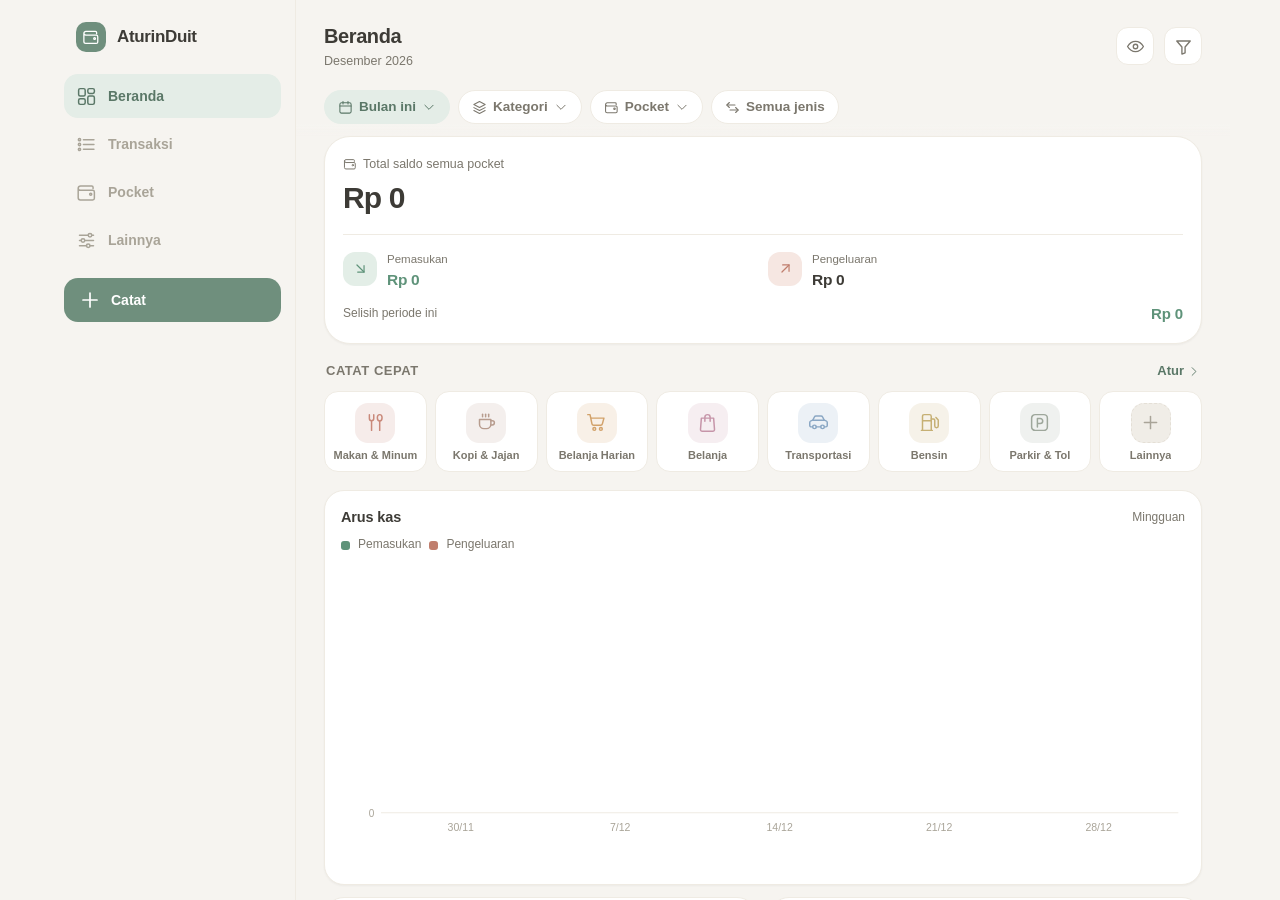
<file: index.html>
<!DOCTYPE html>
<html lang="id" data-theme="light">
<head>
  <meta charset="utf-8">
  <meta name="viewport" content="width=device-width, initial-scale=1, viewport-fit=cover, maximum-scale=5">
  <meta name="theme-color" content="#F6F4F0">
  <meta name="description" content="Pencatat keuangan harian yang ringan — satu file, tanpa server.">
  <meta name="apple-mobile-web-app-capable" content="yes">
  <meta name="apple-mobile-web-app-status-bar-style" content="default">
  <meta name="apple-mobile-web-app-title" content="AturinDuit">
  <title>AturinDuit</title>
  <link rel="icon" href="data:image/svg+xml,<svg xmlns='http://www.w3.org/2000/svg' viewBox='0 0 24 24'><rect width='24' height='24' rx='6' fill='%236F8F7D'/><path d='M18.5 8.5V7A1.5 1.5 0 0 0 17 5.5H5.6A2.6 2.6 0 0 0 3 8.1v9.4A2.5 2.5 0 0 0 5.5 20h12a2 2 0 0 0 2-2v-6.5a2 2 0 0 0-2-2H5.6A2.6 2.6 0 0 1 3 7.4' fill='none' stroke='white' stroke-width='1.7' stroke-linecap='round' stroke-linejoin='round'/></svg>">
  <!-- ?v= is a cache buster: bump it after editing anything in assets/ so a
       reload never serves a stale mix of old CSS with new JS. -->
  <link rel="stylesheet" href="assets/styles.css?v=5">
</head>
<body>

  <!-- Source order is header / content / nav so the shell works as a plain
       flex column on phones. The desktop sidebar is placed explicitly by
       grid-column, so this order costs nothing there. The sheet and toasts
       live inside .app so they anchor to the visible area, never to a
       taller layout viewport. -->
  <div class="app">
    <header class="topbar" id="topbar"></header>
    <main class="view" id="view"></main>
    <nav class="bottomnav" id="nav"></nav>
    <div class="sheet" id="sheet" role="dialog" aria-modal="true"></div>
    <div class="toast-host" id="toasts" aria-live="polite"></div>
  </div>

  <div class="scrim" id="scrim"></div>

  <script src="assets/icons.js?v=5"></script>
  <script src="assets/utils.js?v=5"></script>
  <script src="assets/store.js?v=5"></script>
  <script src="assets/charts.js?v=5"></script>
  <script src="assets/pwa.js?v=5"></script>
  <script src="assets/ui.js?v=5"></script>
  <script src="assets/sheets.js?v=5"></script>
  <script src="assets/main.js?v=5"></script>
</body>
</html>
</file>
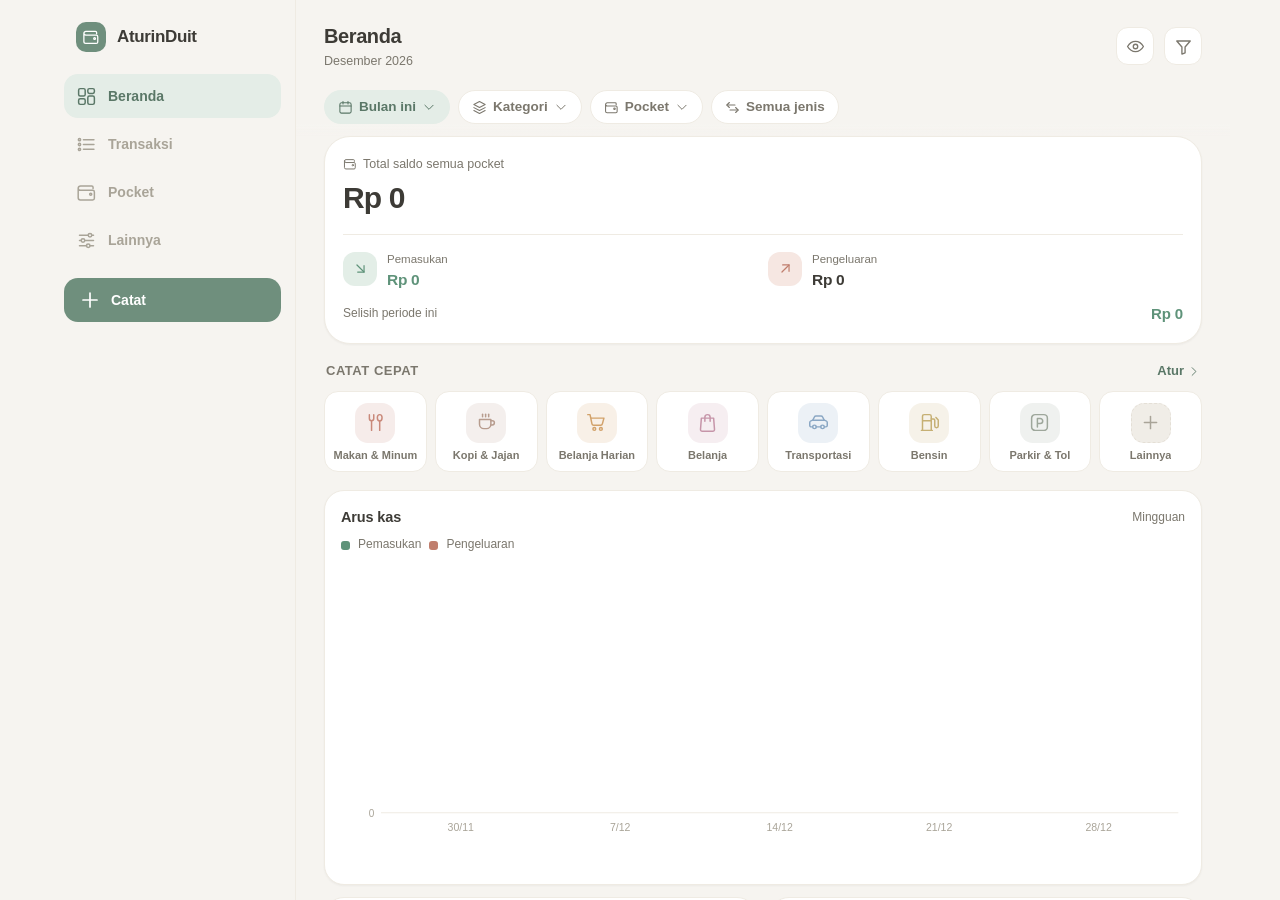
<file: docs/index.html>
<!DOCTYPE html>
<html lang="id" data-theme="light">
<head>
  <meta charset="utf-8">
  <meta name="viewport" content="width=device-width, initial-scale=1, viewport-fit=cover, maximum-scale=5">
  <meta name="theme-color" content="#F6F4F0">
  <meta name="description" content="Pencatat keuangan harian yang ringan — satu file, tanpa server.">
  <meta name="apple-mobile-web-app-capable" content="yes">
  <meta name="apple-mobile-web-app-status-bar-style" content="default">
  <meta name="apple-mobile-web-app-title" content="AturinDuit">
  <title>AturinDuit</title>
  <link rel="icon" href="data:image/svg+xml,<svg xmlns='http://www.w3.org/2000/svg' viewBox='0 0 24 24'><rect width='24' height='24' rx='6' fill='%236F8F7D'/><path d='M18.5 8.5V7A1.5 1.5 0 0 0 17 5.5H5.6A2.6 2.6 0 0 0 3 8.1v9.4A2.5 2.5 0 0 0 5.5 20h12a2 2 0 0 0 2-2v-6.5a2 2 0 0 0-2-2H5.6A2.6 2.6 0 0 1 3 7.4' fill='none' stroke='white' stroke-width='1.7' stroke-linecap='round' stroke-linejoin='round'/></svg>">
  <style>
/* ============================================================
   AturinDuit — soft, quiet, mobile-first finance tracker
   ============================================================ */

:root {
  color-scheme: light;

  /* Surfaces — warm paper tones */
  --bg:          #F6F4F0;
  --bg-elev:     #FFFFFF;
  --surface-2:   #F0EDE7;
  --surface-3:   #E9E5DD;
  --border:      #E4DFD6;
  --border-soft: #EFEBE3;

  /* Text */
  --text:   #3D3B36;
  --text-2: #7B776D;
  --text-3: #A9A498;

  /* Brand — muted sage */
  --accent:      #6F8F7D;
  --accent-deep: #5A7767;
  --accent-soft: #E4EDE7;

  /* Semantics */
  --income:      #5F937A;
  --income-soft: #E3EEE7;
  --expense:     #C07E6D;
  --expense-soft:#F6E7E2;
  --transfer:    #7C8AA6;
  --transfer-soft:#E7EAF1;
  --warn:        #C2A063;

  --shadow-sm: 0 1px 2px rgba(61, 59, 54, .05);
  --shadow-md: 0 2px 10px rgba(61, 59, 54, .07);
  --shadow-lg: 0 -6px 30px rgba(61, 59, 54, .13);

  --r-sm: 10px;
  --r-md: 14px;
  --r-lg: 20px;
  --r-xl: 26px;

  --nav-h: 62px;
  --safe-b: env(safe-area-inset-bottom, 0px);
}

[data-theme="dark"] {
  color-scheme: dark;

  --bg:          #191917;
  --bg-elev:     #232320;
  --surface-2:   #2B2B27;
  --surface-3:   #33332E;
  --border:      #34342E;
  --border-soft: #2C2C27;

  --text:   #E8E4DA;
  --text-2: #A39F94;
  --text-3: #75726A;

  --accent:      #85A794;
  --accent-deep: #9BBBA8;
  --accent-soft: #2A3630;

  --income:      #7FB295;
  --income-soft: #26332C;
  --expense:     #D2937F;
  --expense-soft:#372A26;
  --transfer:    #93A0BA;
  --transfer-soft:#272B34;
  --warn:        #D2B074;

  --shadow-sm: 0 1px 2px rgba(0,0,0,.3);
  --shadow-md: 0 2px 10px rgba(0,0,0,.3);
  --shadow-lg: 0 -6px 30px rgba(0,0,0,.45);
}

* { box-sizing: border-box; }
*::-webkit-scrollbar { width: 8px; height: 8px; }
*::-webkit-scrollbar-thumb { background: var(--surface-3); border-radius: 8px; }
*::-webkit-scrollbar-track { background: transparent; }

html, body {
  margin: 0;
  padding: 0;
  /* The document itself never scrolls — .view does. This stops Chrome's
     dynamic URL bar from resizing the layout under the navigation. */
  overflow: hidden;
}

body {
  background: var(--bg);
  color: var(--text);
  font-family: "Inter", -apple-system, BlinkMacSystemFont, "Segoe UI", Roboto,
               "Helvetica Neue", Arial, sans-serif;
  font-size: 15px;
  line-height: 1.45;
  -webkit-font-smoothing: antialiased;
  -webkit-tap-highlight-color: transparent;
  overscroll-behavior-y: none;
}

button, input, select, textarea { font: inherit; color: inherit; }
button { cursor: pointer; border: none; background: none; padding: 0; }
a { color: var(--accent-deep); }

.num { font-variant-numeric: tabular-nums; letter-spacing: -.01em; }

/* ---------- App shell ----------

   The shell is a fixed-height column: header, scrolling content, nav.
   Nothing here is `position: fixed`, on purpose. Chrome on Android places
   fixed elements against the *layout* viewport, which stays as tall as the
   page would be with the URL bar collapsed — so a `bottom: 0` bar sinks
   below the visible area on any scrollable page. Making the nav a normal
   flex item removes that whole class of bug, and `dvh` keeps the column
   matched to whatever is actually on screen.                              */

.app {
  position: relative;
  height: 100vh;
  height: 100dvh;
  display: flex;
  flex-direction: column;
  overflow: hidden;
}

.topbar {
  flex: none;
  z-index: 40;
  display: flex;
  align-items: center;
  gap: 10px;
  padding: 14px 16px 10px;
  background: var(--bg);
}

.topbar__title { flex: 1; min-width: 0; }
.topbar__title h1 {
  margin: 0;
  font-size: 20px;
  font-weight: 650;
  letter-spacing: -.02em;
}
.topbar__title p {
  margin: 1px 0 0;
  font-size: 12.5px;
  color: var(--text-2);
}

.icon-btn {
  width: 38px; height: 38px;
  display: grid; place-items: center;
  border-radius: 12px;
  color: var(--text-2);
  background: var(--bg-elev);
  border: 1px solid var(--border-soft);
  transition: background .15s, color .15s;
  flex: none;
}
.icon-btn:hover { background: var(--surface-2); color: var(--text); }
.icon-btn.is-on { background: var(--accent-soft); color: var(--accent-deep); border-color: transparent; }

/* The scroll container for every page. */
.view {
  flex: 1 1 auto;
  min-height: 0;
  overflow-y: auto;
  overscroll-behavior-y: contain;
  -webkit-overflow-scrolling: touch;
  padding: 0 16px 26px;
  max-width: 560px;
  width: 100%;
  margin: 0 auto;
}

/* ---------- Generic building blocks ---------- */

.section { margin-top: 18px; }
.section__head {
  display: flex; align-items: center; gap: 8px;
  margin: 0 2px 10px;
}
.section__head h2 {
  margin: 0; font-size: 13px; font-weight: 620;
  letter-spacing: .04em; text-transform: uppercase;
  color: var(--text-2); flex: 1;
}
.section__head .link {
  font-size: 13px; color: var(--accent-deep); font-weight: 550;
  display: inline-flex; align-items: center; gap: 3px;
}

.card {
  background: var(--bg-elev);
  border: 1px solid var(--border-soft);
  border-radius: var(--r-lg);
  padding: 16px;
  box-shadow: var(--shadow-sm);
}
.card + .card { margin-top: 12px; }

/* The dashboard stacks cards, some of them wrapped in a .span2 element for
   the desktop layout — so the `.card + .card` rule above cannot see every
   pair. Owning the spacing with `gap` keeps it even in both layouts. */
.dash-grid { display: grid; gap: 12px; align-items: start; }
.dash-grid .card { margin-top: 0; }
.card__head {
  display: flex; align-items: center; gap: 8px;
  margin-bottom: 14px;
}
.card__head h3 {
  margin: 0; font-size: 14.5px; font-weight: 620; flex: 1;
  letter-spacing: -.01em;
}
.card__sub { font-size: 12px; color: var(--text-3); margin: -8px 0 12px; }

.muted { color: var(--text-2); }
.tiny  { font-size: 12px; }

/* ---------- Buttons ---------- */

.btn {
  display: inline-flex; align-items: center; justify-content: center; gap: 7px;
  height: 46px; padding: 0 18px;
  border-radius: var(--r-md);
  font-size: 15px; font-weight: 600;
  background: var(--surface-2); color: var(--text);
  transition: filter .15s, background .15s;
}
.btn:active { filter: brightness(.96); }
.btn--primary { background: var(--accent); color: #fff; }
[data-theme="dark"] .btn--primary { color: #12241B; }
.btn--soft    { background: var(--accent-soft); color: var(--accent-deep); }
.btn--danger  { background: var(--expense-soft); color: var(--expense); }
.btn--ghost   { background: transparent; border: 1px solid var(--border); color: var(--text-2); }
.btn--block   { width: 100%; }
.btn--sm      { height: 36px; padding: 0 12px; font-size: 13.5px; border-radius: 11px; }
.btn:disabled { opacity: .45; pointer-events: none; }

.btn-row { display: flex; gap: 10px; }
.btn-row > * { flex: 1; }

/* ---------- Chips ---------- */

.chip-scroll {
  display: flex; gap: 8px;
  overflow-x: auto;
  padding: 2px 16px 2px;
  margin: 0 -16px;
  scrollbar-width: none;
}
.chip-scroll::-webkit-scrollbar { display: none; }

.chip {
  flex: none;
  display: inline-flex; align-items: center; gap: 6px;
  height: 34px; padding: 0 13px;
  border-radius: 999px;
  font-size: 13.5px; font-weight: 550;
  background: var(--bg-elev);
  border: 1px solid var(--border-soft);
  color: var(--text-2);
  white-space: nowrap;
  transition: background .15s, color .15s, border-color .15s;
}
.chip.is-active {
  background: var(--accent-soft);
  border-color: transparent;
  color: var(--accent-deep);
}
.chip--count {
  min-width: 18px; height: 18px; padding: 0 5px;
  border-radius: 9px; font-size: 11px;
  background: var(--accent); color: #fff;
  display: grid; place-items: center;
}
[data-theme="dark"] .chip--count { color: #12241B; }

/* ---------- Hero balance ---------- */

.hero {
  background: var(--bg-elev);
  border: 1px solid var(--border-soft);
  border-radius: var(--r-xl);
  padding: 18px 18px 6px;
  box-shadow: var(--shadow-sm);
}
.hero__label {
  font-size: 12.5px; color: var(--text-2);
  display: flex; align-items: center; gap: 6px;
}
.hero__value {
  font-size: 30px; font-weight: 680; letter-spacing: -.03em;
  margin: 3px 0 2px;
  display: flex; align-items: baseline; gap: 6px;
}
.hero__value small { font-size: 16px; font-weight: 600; color: var(--text-3); }
.hero__split {
  display: grid; grid-template-columns: 1fr 1fr;
  gap: 10px; margin-top: 14px;
  border-top: 1px solid var(--border-soft);
  padding: 12px 0 12px;
}
.hero__cell { display: flex; align-items: center; gap: 10px; }
.hero__cell .bubble { width: 34px; height: 34px; flex: none; }
.hero__cell .k { font-size: 11.5px; color: var(--text-2); }
.hero__cell .v { font-size: 15.5px; font-weight: 640; letter-spacing: -.02em; }

.bubble {
  display: grid; place-items: center;
  border-radius: 12px;
  background: var(--surface-2);
  color: var(--text-2);
  flex: none;
}
.bubble--income   { background: var(--income-soft);  color: var(--income); }
.bubble--expense  { background: var(--expense-soft); color: var(--expense); }
.bubble--transfer { background: var(--transfer-soft);color: var(--transfer); }

/* ---------- Quick add tiles ---------- */

.quick-grid {
  display: grid;
  grid-template-columns: repeat(4, 1fr);
  gap: 8px;
}
.quick-tile {
  background: var(--bg-elev);
  border: 1px solid var(--border-soft);
  border-radius: var(--r-md);
  padding: 11px 6px 9px;
  display: flex; flex-direction: column; align-items: center; gap: 6px;
  text-align: center;
  transition: transform .12s, background .15s;
}
.quick-tile:active { transform: scale(.955); }
.quick-tile__ico {
  width: 40px; height: 40px; border-radius: 13px;
  display: grid; place-items: center;
}
.quick-tile__lb {
  font-size: 11px; line-height: 1.25; color: var(--text-2);
  font-weight: 550;
  display: -webkit-box; -webkit-line-clamp: 2; -webkit-box-orient: vertical;
  overflow: hidden;
}
.quick-tile--add .quick-tile__ico {
  background: var(--surface-2); color: var(--text-3);
  border: 1px dashed var(--border);
}

/* ---------- Transaction list ---------- */

.tx-group { margin-top: 16px; }
.tx-group__head {
  display: flex; align-items: baseline; gap: 8px;
  padding: 0 4px 7px;
  font-size: 12.5px; color: var(--text-2);
}
.tx-group__head b { font-weight: 600; color: var(--text); }
.tx-group__head span { margin-left: auto; font-variant-numeric: tabular-nums; }

.tx-list {
  background: var(--bg-elev);
  border: 1px solid var(--border-soft);
  border-radius: var(--r-lg);
  overflow: hidden;
}
.tx-item {
  display: flex; align-items: center; gap: 12px;
  padding: 11px 14px;
  width: 100%; text-align: left;
  border-bottom: 1px solid var(--border-soft);
  transition: background .12s;
}
.tx-item:last-child { border-bottom: none; }
.tx-item:active { background: var(--surface-2); }
.tx-item__ico { width: 38px; height: 38px; border-radius: 12px; }
.tx-item__mid { flex: 1; min-width: 0; }
.tx-item__t {
  display: block;
  font-size: 14.5px; font-weight: 560; letter-spacing: -.01em;
  white-space: nowrap; overflow: hidden; text-overflow: ellipsis;
}
.tx-item__s {
  font-size: 12px; color: var(--text-3);
  white-space: nowrap; overflow: hidden; text-overflow: ellipsis;
  display: flex; align-items: center; gap: 5px;
}
.tx-item__a {
  font-size: 14.5px; font-weight: 640; letter-spacing: -.02em;
  white-space: nowrap; font-variant-numeric: tabular-nums;
}
.a-in  { color: var(--income); }
.a-out { color: var(--text); }
.a-tf  { color: var(--transfer); }

/* ---------- Backup reminder ---------- */

.nag {
  display: flex; align-items: center; gap: 11px;
  background: var(--bg-elev);
  border: 1px solid var(--warn);
  border-radius: var(--r-lg);
  padding: 12px 13px;
  margin-top: 14px;
}
.nag__ico { width: 34px; height: 34px; background: var(--surface-2); color: var(--warn); }
.nag__mid { flex: 1; min-width: 0; }
.nag__mid b { display: block; font-size: 13.5px; font-weight: 600; }
.nag__mid span { display: block; font-size: 12px; color: var(--text-2); margin-top: 1px; }
.nag__act { display: flex; align-items: center; gap: 6px; flex: none; }

/* Only stack the buttons when the row genuinely cannot fit. */
@media (max-width: 359px) {
  .nag { flex-wrap: wrap; }
  .nag__act { width: 100%; }
  .nag__act .btn { flex: 1; }
}

/* ---------- Empty state ---------- */

.empty {
  text-align: center;
  padding: 34px 20px;
  color: var(--text-3);
}
.empty__ico {
  width: 54px; height: 54px; border-radius: 18px;
  background: var(--surface-2); color: var(--text-3);
  display: grid; place-items: center; margin: 0 auto 12px;
}
.empty p { margin: 0; font-size: 13.5px; }
.empty b { display: block; color: var(--text-2); font-size: 15px; font-weight: 600; margin-bottom: 3px; }

/* ---------- Charts ---------- */

.chart { width: 100%; display: block; overflow: visible; }
.chart text { font-family: inherit; }

.donut-wrap {
  display: flex; align-items: center; gap: 14px;
}
.donut-wrap svg { width: 132px; height: 132px; flex: none; }

.legend { flex: 1; min-width: 0; display: grid; gap: 8px; }
/* `min-width: 0` is load-bearing: a <button> used as a grid item keeps its
   automatic minimum size, which for buttons is the full content width — so
   without this the row refuses to shrink and the label never ellipses. */
.legend__row {
  display: flex; align-items: center; gap: 8px;
  width: 100%; min-width: 0; text-align: left;
  font-size: 12.5px;
}
.legend__dot { width: 9px; height: 9px; border-radius: 3px; flex: none; }
.legend__lb {
  flex: 1; min-width: 0; color: var(--text-2);
  white-space: nowrap; overflow: hidden; text-overflow: ellipsis;
}
.legend__vl { font-weight: 600; font-variant-numeric: tabular-nums; }
.legend__pc { color: var(--text-3); width: 36px; text-align: right; font-variant-numeric: tabular-nums; }

.chart-note {
  margin-top: 10px; font-size: 12px; color: var(--text-3);
  text-align: center; min-height: 17px;
}

/* Ranked horizontal bars */
.rank { display: grid; gap: 11px; }
.rank__row { display: flex; align-items: center; gap: 11px; width: 100%; min-width: 0; text-align: left; }
.rank__ico { width: 34px; height: 34px; border-radius: 11px; flex: none; }
.rank__mid { flex: 1; min-width: 0; }
.rank__top { display: flex; align-items: baseline; gap: 8px; font-size: 13px; }
.rank__nm { flex: 1; min-width: 0; white-space: nowrap; overflow: hidden; text-overflow: ellipsis; font-weight: 550; }
.rank__vl { font-weight: 620; font-variant-numeric: tabular-nums; letter-spacing: -.02em; }
.rank__track {
  display: block;
  height: 6px; border-radius: 4px; background: var(--surface-2);
  margin-top: 5px; overflow: hidden;
}
.rank__fill { display: block; height: 100%; border-radius: 4px; transition: width .3s ease; }
.rank__pc { display: block; font-size: 11.5px; color: var(--text-3); margin-top: 3px; }

/* Comparison */
.cmp-grid { display: grid; gap: 10px; }
.cmp-card {
  border: 1px solid var(--border-soft);
  border-radius: var(--r-md);
  padding: 12px 13px;
  background: var(--surface-2);
}
.cmp-card__k { font-size: 12px; color: var(--text-2); display: flex; align-items: center; gap: 6px; }
.cmp-card__v { font-size: 19px; font-weight: 670; letter-spacing: -.025em; margin: 3px 0 1px; }
.cmp-card__p { font-size: 11.5px; color: var(--text-3); }
.delta {
  display: inline-flex; align-items: center; gap: 3px;
  font-size: 11.5px; font-weight: 620;
  padding: 2px 7px; border-radius: 999px;
  background: var(--surface-3); color: var(--text-2);
}
.delta--up   { background: var(--income-soft);  color: var(--income); }
.delta--down { background: var(--expense-soft); color: var(--expense); }
.delta--flat { background: var(--surface-3); color: var(--text-3); }

.cmp-row { display: grid; gap: 5px; padding: 9px 0; border-bottom: 1px solid var(--border-soft); }
.cmp-row:last-child { border-bottom: none; }
.cmp-row__h { display: flex; align-items: center; gap: 8px; font-size: 13px; }
.cmp-row__h .nm { flex: 1; min-width: 0; white-space: nowrap; overflow: hidden; text-overflow: ellipsis; font-weight: 550; }
.cmp-bar { display: flex; align-items: center; gap: 8px; font-size: 11.5px; color: var(--text-3); }
.cmp-bar__track { display: block; flex: 1; height: 7px; border-radius: 4px; background: var(--surface-2); overflow: hidden; }
.cmp-bar__fill { display: block; height: 100%; border-radius: 4px; }
.cmp-bar__vl { width: 74px; text-align: right; font-variant-numeric: tabular-nums; }

/* ---------- Pockets ---------- */

.pocket-card {
  display: flex; align-items: center; gap: 12px;
  background: var(--bg-elev);
  border: 1px solid var(--border-soft);
  border-radius: var(--r-lg);
  padding: 14px;
  width: 100%; text-align: left;
  box-shadow: var(--shadow-sm);
}
.pocket-card + .pocket-card { margin-top: 10px; }
.pocket-card__ico { width: 44px; height: 44px; border-radius: 14px; }
.pocket-card__mid { flex: 1; min-width: 0; }
.pocket-card__nm { font-size: 15px; font-weight: 600; display: flex; align-items: center; gap: 6px; }
.pocket-card__sub { display: block; font-size: 12px; color: var(--text-3); }
.pocket-card__bal { font-size: 16px; font-weight: 660; letter-spacing: -.02em; font-variant-numeric: tabular-nums; }

.tag {
  font-size: 10px; font-weight: 650; letter-spacing: .04em;
  text-transform: uppercase;
  padding: 2px 6px; border-radius: 6px;
  background: var(--accent-soft); color: var(--accent-deep);
}

.goal-track { display: block; height: 6px; border-radius: 4px; background: var(--surface-2); margin-top: 7px; overflow: hidden; }
.goal-fill  { display: block; height: 100%; border-radius: 4px; background: var(--accent); }

/* ---------- Settings / list rows ---------- */

.rows {
  background: var(--bg-elev);
  border: 1px solid var(--border-soft);
  border-radius: var(--r-lg);
  overflow: hidden;
}
.row {
  display: flex; align-items: center; gap: 12px;
  padding: 12px 14px;
  width: 100%; text-align: left;
  border-bottom: 1px solid var(--border-soft);
}
.row:last-child { border-bottom: none; }
.row__ico { width: 34px; height: 34px; border-radius: 11px; flex: none; }
.row__mid { flex: 1; min-width: 0; }
.row__t { display: block; font-size: 14.5px; font-weight: 550; }
.row__s { display: block; font-size: 12px; color: var(--text-3); }
.row__r { color: var(--text-3); display: flex; align-items: center; gap: 8px; font-size: 13px; }

.switch {
  width: 44px; height: 26px; border-radius: 999px;
  background: var(--surface-3); position: relative; flex: none;
  transition: background .18s;
}
.switch::after {
  content: ""; position: absolute; top: 3px; left: 3px;
  width: 20px; height: 20px; border-radius: 50%;
  background: #fff; box-shadow: var(--shadow-sm);
  transition: transform .18s;
}
.switch.is-on { background: var(--accent); }
.switch.is-on::after { transform: translateX(18px); }

/* ---------- Bottom nav + FAB ---------- */

.bottomnav {
  position: relative;          /* anchors the FAB to the bar, not the viewport */
  flex: none;
  z-index: 45;
  display: grid; grid-template-columns: repeat(5, 1fr);
  align-items: center;
  height: calc(var(--nav-h) + var(--safe-b));
  padding-bottom: var(--safe-b);
  background: var(--bg-elev);
  border-top: 1px solid var(--border-soft);
}
.navitem {
  display: flex; flex-direction: column; align-items: center; gap: 3px;
  color: var(--text-3); font-size: 10.5px; font-weight: 550;
  height: 100%; justify-content: center;
  transition: color .15s;
}
.navitem.is-active { color: var(--accent-deep); }
.navitem--slot { visibility: hidden; }
.navitem--brand { display: none; }
.fab__lb { display: none; }

.fab {
  position: absolute; left: 50%; transform: translateX(-50%);
  bottom: calc(var(--safe-b) + 4px);
  z-index: 46;
  width: 56px; height: 56px; border-radius: 20px;
  background: var(--accent); color: #fff;
  display: grid; place-items: center;
  box-shadow: 0 6px 20px rgba(111,143,125,.42);
  transition: transform .14s;
}
[data-theme="dark"] .fab { color: #12241B; box-shadow: 0 6px 20px rgba(0,0,0,.5); }
.fab:active { transform: translateX(-50%) scale(.93); }

/* ---------- Sheet ---------- */

/* `visibility` matters as much as `opacity` here: a backdrop-filter on a
   fully transparent element still blurs the page behind it in Chromium,
   so the filter is only attached once the scrim is actually open. */
.scrim {
  position: fixed; inset: 0; z-index: 60;
  background: rgba(38, 36, 32, .34);
  opacity: 0; visibility: hidden; pointer-events: none;
  transition: opacity .22s, visibility .22s;
}
.scrim.is-open {
  opacity: 1; visibility: visible; pointer-events: auto;
  backdrop-filter: blur(2px);
}

/* Absolute inside .app, so the footer button can never sink below the
   visible area the way a viewport-fixed sheet can on Android. */
.sheet {
  position: absolute; left: 0; right: 0; bottom: 0; z-index: 61;
  max-height: 92%;
  display: flex; flex-direction: column;
  background: var(--bg-elev);
  border-radius: var(--r-xl) var(--r-xl) 0 0;
  box-shadow: var(--shadow-lg);
  transform: translateY(102%);
  transition: transform .26s cubic-bezier(.32,.72,.28,1);
  padding-bottom: var(--safe-b);
}
.sheet.is-open { transform: translateY(0); }

.sheet__grip {
  width: 38px; height: 4px; border-radius: 3px;
  background: var(--surface-3);
  margin: 9px auto 2px; flex: none;
}
.sheet__head {
  display: flex; align-items: center; gap: 10px;
  padding: 8px 16px 10px; flex: none;
}
.sheet__head h3 { margin: 0; font-size: 17px; font-weight: 640; flex: 1; letter-spacing: -.02em; }
.sheet__body { overflow-y: auto; padding: 0 16px 16px; -webkit-overflow-scrolling: touch; }
.sheet__foot {
  padding: 12px 16px calc(12px + var(--safe-b));
  border-top: 1px solid var(--border-soft);
  background: var(--bg-elev);
  flex: none;
}

/* ---------- Form controls ---------- */

.field { margin-bottom: 14px; }
.field__lb {
  display: block; font-size: 12px; font-weight: 600;
  color: var(--text-2); margin-bottom: 6px;
  letter-spacing: .01em;
}
.input, .select, .textarea {
  width: 100%;
  height: 46px; padding: 0 13px;
  border-radius: var(--r-md);
  background: var(--surface-2);
  border: 1px solid transparent;
  outline: none;
  transition: border-color .15s, background .15s;
}
.textarea { height: auto; padding: 11px 13px; resize: vertical; min-height: 70px; }
.input:focus, .select:focus, .textarea:focus { border-color: var(--accent); background: var(--bg-elev); }
.select {
  appearance: none;
  background-image: linear-gradient(45deg, transparent 50%, var(--text-3) 50%),
                    linear-gradient(135deg, var(--text-3) 50%, transparent 50%);
  background-position: calc(100% - 17px) 21px, calc(100% - 12px) 21px;
  background-size: 5px 5px, 5px 5px;
  background-repeat: no-repeat;
  padding-right: 34px;
}

.segmented {
  display: grid; grid-auto-flow: column; grid-auto-columns: 1fr;
  gap: 3px; padding: 3px;
  background: var(--surface-2);
  border-radius: var(--r-md);
}
.segmented button {
  height: 38px; border-radius: 11px;
  font-size: 13.5px; font-weight: 600; color: var(--text-2);
  display: flex; align-items: center; justify-content: center; gap: 5px;
  transition: background .16s, color .16s;
}
.segmented button.is-active { background: var(--bg-elev); color: var(--text); box-shadow: var(--shadow-sm); }
.segmented button.is-active[data-kind="expense"] { color: var(--expense); }
.segmented button.is-active[data-kind="income"]  { color: var(--income); }
.segmented button.is-active[data-kind="transfer"]{ color: var(--transfer); }

/* ---------- Amount pad ---------- */

.amount-view {
  text-align: center;
  padding: 4px 0 12px;
}
.amount-view__k { font-size: 12px; color: var(--text-2); }
.amount-view__v {
  font-size: 38px; font-weight: 680; letter-spacing: -.035em;
  font-variant-numeric: tabular-nums;
  display: flex; align-items: baseline; justify-content: center; gap: 6px;
  min-height: 48px;
}
.amount-view__v small { font-size: 19px; font-weight: 600; color: var(--text-3); }
.amount-view__v.is-zero { color: var(--text-3); }

.quickamt { display: flex; gap: 7px; overflow-x: auto; scrollbar-width: none; padding-bottom: 2px; }
.quickamt::-webkit-scrollbar { display: none; }
.quickamt button {
  flex: none; height: 32px; padding: 0 11px;
  border-radius: 10px; font-size: 12.5px; font-weight: 600;
  background: var(--surface-2); color: var(--text-2);
}

.numpad {
  display: grid;
  grid-template-columns: repeat(3, 1fr);
  gap: 7px;
  margin-top: 12px;
}
.key {
  height: 50px;
  border-radius: 13px;
  background: var(--surface-2);
  font-size: 20px; font-weight: 550;
  display: grid; place-items: center;
  font-variant-numeric: tabular-nums;
  transition: background .1s;
}
.key:active { background: var(--surface-3); }
.key--fn { font-size: 14px; font-weight: 620; color: var(--text-2); }

/* ---------- Category picker grid ---------- */

.catgrid {
  display: grid;
  grid-template-columns: repeat(auto-fill, minmax(72px, 1fr));
  gap: 8px;
}
.catcell {
  display: flex; flex-direction: column; align-items: center; gap: 6px;
  padding: 10px 4px 8px;
  border-radius: var(--r-md);
  border: 1.5px solid transparent;
  transition: border-color .15s, background .15s;
}
.catcell.is-active { border-color: var(--accent); background: var(--accent-soft); }
.catcell__ico { width: 42px; height: 42px; border-radius: 14px; }
.catcell__lb {
  font-size: 10.5px; line-height: 1.25; text-align: center; color: var(--text-2);
  font-weight: 550;
  display: -webkit-box; -webkit-line-clamp: 2; -webkit-box-orient: vertical; overflow: hidden;
}
.catcell.is-active .catcell__lb { color: var(--accent-deep); }

/* Icon picker */
.icongrid {
  display: grid;
  grid-template-columns: repeat(auto-fill, minmax(52px, 1fr));
  gap: 7px;
}
.iconcell {
  aspect-ratio: 1;
  display: grid; place-items: center;
  border-radius: 13px;
  background: var(--surface-2);
  color: var(--text-2);
  border: 1.5px solid transparent;
}
.iconcell.is-active { border-color: var(--accent); background: var(--accent-soft); color: var(--accent-deep); }

.swatches { display: flex; flex-wrap: wrap; gap: 8px; }
.swatch {
  width: 34px; height: 34px; border-radius: 11px;
  border: 2px solid transparent;
  position: relative;
}
.swatch.is-active { border-color: var(--text); }
.swatch.is-active::after {
  content: ""; position: absolute; inset: 3px;
  border-radius: 8px; border: 2px solid var(--bg-elev);
}

/* ---------- Toast ---------- */

.toast-host {
  position: absolute; left: 0; right: 0;
  bottom: calc(var(--nav-h) + var(--safe-b) + 16px);
  z-index: 80;
  display: flex; flex-direction: column; align-items: center; gap: 8px;
  pointer-events: none;
}
.toast {
  background: var(--text); color: var(--bg);
  padding: 10px 16px; border-radius: 999px;
  font-size: 13.5px; font-weight: 550;
  box-shadow: var(--shadow-md);
  display: flex; align-items: center; gap: 7px;
  animation: toast-in .25s cubic-bezier(.32,.72,.28,1);
  max-width: 90vw;
}
@keyframes toast-in { from { opacity: 0; transform: translateY(10px); } }
.toast.is-out { animation: toast-out .2s forwards; }
@keyframes toast-out { to { opacity: 0; transform: translateY(8px); } }

/* ---------- Misc ---------- */

.divider { height: 1px; background: var(--border-soft); margin: 14px 0; }
.stack { display: grid; gap: 10px; }
.inline { display: flex; align-items: center; gap: 8px; }
.spread { display: flex; align-items: center; justify-content: space-between; gap: 10px; }
.wrap-gap { display: flex; flex-wrap: wrap; gap: 8px; }
.hidden { display: none !important; }

/* Full-bleed so the sticky backdrop reaches both edges, while the chips
   themselves keep the page's 16px gutter (hence the scoped override). */
.filterbar {
  position: sticky; top: 0; z-index: 30;
  margin: 0 -16px; padding: 6px 0 10px;
  background: linear-gradient(var(--bg) 78%, rgba(246,244,240,0));
}
[data-theme="dark"] .filterbar { background: linear-gradient(var(--bg) 78%, rgba(25,25,23,0)); }
.filterbar .chip-scroll { margin: 0; padding: 2px 16px; }

/* ---------- Desktop ---------- */

@media (min-width: 900px) {
  body { font-size: 15px; }

  .app {
    display: grid;
    grid-template-columns: 246px minmax(0, 1fr);
    grid-template-rows: auto minmax(0, 1fr);
    max-width: 1180px;
    margin: 0 auto;
  }

  .topbar {
    grid-column: 2; grid-row: 1;
    padding: 22px 28px 12px;
    max-width: 100%;
  }

  .view {
    grid-column: 2; grid-row: 2;
    max-width: 100%;
    padding: 0 28px 40px;
  }

  .bottomnav {
    position: relative;
    grid-column: 1; grid-row: 1 / span 2;
    height: 100%;
    display: flex; flex-direction: column;
    align-items: stretch; justify-content: flex-start;
    gap: 4px;
    padding: 22px 14px;
    border-top: none;
    border-right: 1px solid var(--border-soft);
    background: transparent;
    backdrop-filter: none;
  }
  .navitem {
    flex-direction: row; justify-content: flex-start;
    gap: 11px; height: 44px; padding: 0 12px;
    border-radius: var(--r-md);
    font-size: 14px; font-weight: 550;
  }
  .navitem.is-active { background: var(--accent-soft); }
  .navitem--slot { display: none; }
  .fab__lb { display: inline; }
  .navitem--brand {
    display: flex; align-items: center; gap: 11px;
    height: auto; padding: 0 12px 18px;
    color: var(--text); font-size: 17px; font-weight: 680;
    letter-spacing: -.02em; pointer-events: none;
  }
  .navitem--brand .brand-mark {
    width: 30px; height: 30px; border-radius: 10px;
    background: var(--accent); color: #fff;
    display: grid; place-items: center;
  }
  [data-theme="dark"] .navitem--brand .brand-mark { color: #12241B; }

  .fab {
    position: static; transform: none;
    width: auto; height: 44px; border-radius: var(--r-md);
    margin-top: 12px; padding: 0 14px;
    display: flex; align-items: center; gap: 9px;
    font-size: 14px; font-weight: 600;
    box-shadow: none;
  }
  .fab:active { transform: scale(.98); }

  .toast-host { bottom: 24px; }

  .dash-grid { grid-template-columns: 1fr 1fr; }
  .dash-grid > .span2 { grid-column: 1 / -1; }

  .sheet {
    left: 50%; bottom: auto; top: 50%;
    transform: translate(-50%, -46%) scale(.98);
    width: min(560px, 94vw);
    max-height: 88%;
    border-radius: var(--r-xl);
    opacity: 0;
    transition: transform .2s ease, opacity .2s ease;
  }
  .sheet.is-open { transform: translate(-50%, -50%) scale(1); opacity: 1; }
  .sheet__grip { display: none; }
  .sheet__head { padding-top: 16px; }

  .quick-grid { grid-template-columns: repeat(6, 1fr); }
  .filterbar { margin: 0 -28px; }
  .filterbar .chip-scroll { padding: 2px 28px; }
}

@media (min-width: 1100px) {
  .quick-grid { grid-template-columns: repeat(8, 1fr); }
}

@media (prefers-reduced-motion: reduce) {
  * { animation-duration: .01ms !important; transition-duration: .01ms !important; }
}

  </style>
  <link rel="manifest" href="manifest.json">
</head>
<body>

  <!-- Source order is header / content / nav so the shell works as a plain
       flex column on phones. The desktop sidebar is placed explicitly by
       grid-column, so this order costs nothing there. The sheet and toasts
       live inside .app so they anchor to the visible area, never to a
       taller layout viewport. -->
  <div class="app">
    <header class="topbar" id="topbar"></header>
    <main class="view" id="view"></main>
    <nav class="bottomnav" id="nav"></nav>
    <div class="sheet" id="sheet" role="dialog" aria-modal="true"></div>
    <div class="toast-host" id="toasts" aria-live="polite"></div>
  </div>

  <div class="scrim" id="scrim"></div>

  <script>
/* ============================================================
   Icon set — hand-tuned 24x24 stroke icons, no dependencies.
   Every glyph is plain inner-SVG markup so it inherits
   currentColor and works offline from file://.
   ============================================================ */

const ICONS = {

  /* ---------- interface ---------- */
  plus:        '<path d="M12 5v14"/><path d="M5 12h14"/>',
  minus:       '<path d="M5 12h14"/>',
  x:           '<path d="M18 6 6 18"/><path d="m6 6 12 12"/>',
  check:       '<path d="m4.5 12.5 5 5 10-11"/>',
  'chevron-left':  '<path d="m14.5 5-7 7 7 7"/>',
  'chevron-right': '<path d="m9.5 5 7 7-7 7"/>',
  'chevron-down':  '<path d="m5 9 7 7 7-7"/>',
  'chevron-up':    '<path d="m5 15 7-7 7 7"/>',
  'arrow-up':      '<path d="M12 19V5"/><path d="m5.5 11.5 6.5-6.5 6.5 6.5"/>',
  'arrow-down':    '<path d="M12 5v14"/><path d="m5.5 12.5 6.5 6.5 6.5-6.5"/>',
  'arrow-up-right':   '<path d="M7 17 17 7"/><path d="M8 7h9v9"/>',
  'arrow-down-right': '<path d="M7 7l10 10"/><path d="M17 8v9H8"/>',
  'arrow-left-right': '<path d="m7 4-4 4 4 4"/><path d="M3 8h13"/><path d="m17 12 4 4-4 4"/><path d="M21 16H8"/>',
  calendar:    '<rect x="3" y="4.5" width="18" height="16.5" rx="2.5"/><path d="M3 9.5h18"/><path d="M8 2.5v4"/><path d="M16 2.5v4"/>',
  filter:      '<path d="M3.5 5h17l-6.5 7.7V20l-4 1.5v-8.8z"/>',
  search:      '<circle cx="11" cy="11" r="7"/><path d="m16.2 16.2 4.3 4.3"/>',
  settings:    '<path d="M4 6h10"/><path d="M18 6h2"/><path d="M4 12h2"/><path d="M10 12h10"/><path d="M4 18h8"/><path d="M16 18h4"/><circle cx="16" cy="6" r="2"/><circle cx="8" cy="12" r="2"/><circle cx="14" cy="18" r="2"/>',
  trash:       '<path d="M4 6.5h16"/><path d="M9.5 6.5V4.8A1.8 1.8 0 0 1 11.3 3h1.4a1.8 1.8 0 0 1 1.8 1.8v1.7"/><path d="M6.5 6.5 7.4 19a2 2 0 0 0 2 1.9h5.2a2 2 0 0 0 2-1.9l.9-12.5"/><path d="M10.5 10.5v6"/><path d="M13.5 10.5v6"/>',
  pencil:      '<path d="M16.5 3.5a2.1 2.1 0 0 1 3 3L8 18l-4 1 1-4z"/><path d="m14.5 5.5 3 3"/>',
  download:    '<path d="M12 3.5v12"/><path d="m7 11 5 4.5 5-4.5"/><path d="M4 17v2.5A1.5 1.5 0 0 0 5.5 21h13a1.5 1.5 0 0 0 1.5-1.5V17"/>',
  upload:      '<path d="M12 16V4"/><path d="m7 8.5 5-4.5 5 4.5"/><path d="M4 17v2.5A1.5 1.5 0 0 0 5.5 21h13a1.5 1.5 0 0 0 1.5-1.5V17"/>',
  refresh:     '<path d="M3.5 12a8.5 8.5 0 1 1 2.5 6"/><path d="M3 13v5h5"/>',
  eye:         '<path d="M2 12s3.8-6.5 10-6.5S22 12 22 12s-3.8 6.5-10 6.5S2 12 2 12z"/><circle cx="12" cy="12" r="2.8"/>',
  'eye-off':   '<path d="M4 4.5 20 20"/><path d="M9.6 9.7A2.8 2.8 0 0 0 12 14.8c.8 0 1.5-.3 2-.8"/><path d="M6.4 6.7C3.8 8.3 2 12 2 12s3.8 6.5 10 6.5c1.7 0 3.2-.5 4.5-1.2"/><path d="M19.3 15.4C21.2 13.8 22 12 22 12s-3.8-6.5-10-6.5c-1 0-1.9.1-2.7.4"/>',
  sun:         '<circle cx="12" cy="12" r="4"/><path d="M12 2v2.5"/><path d="M12 19.5V22"/><path d="M2 12h2.5"/><path d="M19.5 12H22"/><path d="m4.9 4.9 1.8 1.8"/><path d="m17.3 17.3 1.8 1.8"/><path d="m19.1 4.9-1.8 1.8"/><path d="m6.7 17.3-1.8 1.8"/>',
  moon:        '<path d="M20.5 14.5A8.5 8.5 0 0 1 9.5 3.5a8.5 8.5 0 1 0 11 11z"/>',
  monitor:     '<rect x="2.5" y="4" width="19" height="13" rx="2"/><path d="M8.5 21h7"/><path d="M12 17v4"/>',
  dashboard:   '<rect x="3" y="3" width="7.5" height="8.5" rx="1.8"/><rect x="13.5" y="3" width="7.5" height="5.5" rx="1.8"/><rect x="3" y="14.5" width="7.5" height="6.5" rx="1.8"/><rect x="13.5" y="11.5" width="7.5" height="9.5" rx="1.8"/>',
  list:        '<path d="M8.5 6.5h12"/><path d="M8.5 12h12"/><path d="M8.5 17.5h12"/><circle cx="4" cy="6.5" r="1.3"/><circle cx="4" cy="12" r="1.3"/><circle cx="4" cy="17.5" r="1.3"/>',
  layers:      '<path d="m12 2.5 9 4.7-9 4.7-9-4.7z"/><path d="m3 12.2 9 4.7 9-4.7"/><path d="m3 16.8 9 4.7 9-4.7"/>',
  backspace:   '<path d="M20 4.5H9.6a2 2 0 0 0-1.5.7L2.8 12l5.3 6.8a2 2 0 0 0 1.5.7H20a1.5 1.5 0 0 0 1.5-1.5V6a1.5 1.5 0 0 0-1.5-1.5z"/><path d="m12 9.5 5 5"/><path d="m17 9.5-5 5"/>',
  star:        '<path d="m12 3 2.7 5.8 6.3.8-4.6 4.4 1.2 6.3L12 17.3 6.4 20.3l1.2-6.3L3 9.6l6.3-.8z"/>',
  info:        '<circle cx="12" cy="12" r="9"/><path d="M12 11v5.5"/><path d="M12 7.6h.01"/>',
  alert:       '<path d="M10.3 3.9 2.6 17.2A2 2 0 0 0 4.3 20.2h15.4a2 2 0 0 0 1.7-3L13.7 3.9a2 2 0 0 0-3.4 0z"/><path d="M12 9v4"/><path d="M12 16.6h.01"/>',
  clock:       '<circle cx="12" cy="12" r="9"/><path d="M12 7v5.3l3.3 2"/>',
  target:      '<circle cx="12" cy="12" r="9"/><circle cx="12" cy="12" r="5"/><circle cx="12" cy="12" r="1.4"/>',
  save:        '<path d="M5 3.5h11l5 5V19a1.5 1.5 0 0 1-1.5 1.5h-14A1.5 1.5 0 0 1 4 19V5a1.5 1.5 0 0 1 1-1.5z"/><path d="M8 3.5v6h7v-6"/><path d="M8 20.5v-6h8v6"/>',
  folder:      '<path d="M3 7a2 2 0 0 1 2-2h4l2 2.5h8a2 2 0 0 1 2 2V18a2 2 0 0 1-2 2H5a2 2 0 0 1-2-2z"/>',
  drag:        '<circle cx="9" cy="6" r="1.4"/><circle cx="15" cy="6" r="1.4"/><circle cx="9" cy="12" r="1.4"/><circle cx="15" cy="12" r="1.4"/><circle cx="9" cy="18" r="1.4"/><circle cx="15" cy="18" r="1.4"/>',
  archive:     '<rect x="2.5" y="3.5" width="19" height="5" rx="1.5"/><path d="M4.5 8.5V19a1.5 1.5 0 0 0 1.5 1.5h12a1.5 1.5 0 0 0 1.5-1.5V8.5"/><path d="M10 12.5h4"/>',

  /* ---------- charts ---------- */
  'trending-up':   '<path d="m3 17 6.5-6.5 4 4L21 7"/><path d="M15 7h6v6"/>',
  'trending-down': '<path d="m3 7 6.5 6.5 4-4L21 17"/><path d="M15 17h6v-6"/>',
  'chart-pie':     '<path d="M11 3.05A9 9 0 1 0 20.95 13H11z"/><path d="M14 2.5A8.5 8.5 0 0 1 21.5 10H14z"/>',
  'chart-bar':     '<path d="M3 20.5h18"/><rect x="4.5" y="10" width="4" height="7.5" rx="1.2"/><rect x="10" y="5" width="4" height="12.5" rx="1.2"/><rect x="15.5" y="13" width="4" height="4.5" rx="1.2"/>',
  'chart-line':    '<path d="M3.5 3.5v17h17"/><path d="m7 15.5 3.5-4.5 3 2.5 5-7"/>',
  scale:           '<path d="M12 3v18"/><path d="M7 21h10"/><path d="M12 6.5 4 8.5"/><path d="m12 6.5 8 2"/><path d="M4 8.5 1.5 15a3 3 0 0 0 5 0z"/><path d="M20 8.5 17.5 15a3 3 0 0 0 5 0z"/>',

  /* ---------- money / pockets ---------- */
  wallet:      '<path d="M19.5 7.5V6A1.5 1.5 0 0 0 18 4.5H5.2A2.7 2.7 0 0 0 2.5 7.2V18a2.5 2.5 0 0 0 2.5 2.5h14a2 2 0 0 0 2-2v-7a2 2 0 0 0-2-2H5.2a2.7 2.7 0 0 1-2.7-2.7"/><circle cx="16.8" cy="14" r="1.2"/>',
  banknote:    '<rect x="2" y="6" width="20" height="12" rx="2.5"/><circle cx="12" cy="12" r="2.6"/><path d="M6 10v4"/><path d="M18 10v4"/>',
  coins:       '<ellipse cx="12" cy="6" rx="7.5" ry="3"/><path d="M4.5 6v5c0 1.7 3.4 3 7.5 3s7.5-1.3 7.5-3V6"/><path d="M4.5 11v5c0 1.7 3.4 3 7.5 3s7.5-1.3 7.5-3v-5"/>',
  'piggy-bank':'<path d="M16.5 8.6c2 1 3.5 2.7 3.5 4.7 0 1.3-.6 2.5-1.5 3.4V19a1.5 1.5 0 0 1-3 0v-.7a10 10 0 0 1-5 0V19a1.5 1.5 0 0 1-3 0v-2.6A5.6 5.6 0 0 1 6 13.2H4.5a1.5 1.5 0 0 1 0-3H6a5.8 5.8 0 0 1 5.5-4.2h2.2"/><path d="M13.5 6c0-1.4-1.1-2.5-2.5-2.5"/><circle cx="16" cy="11.9" r=".9"/><path d="M20 11.7h1.5"/>',
  landmark:    '<path d="M2.5 9.5 12 3.5l9.5 6z"/><path d="M4.5 10v8"/><path d="M9.5 10v8"/><path d="M14.5 10v8"/><path d="M19.5 10v8"/><path d="M2.5 20.5h19"/>',
  'credit-card':'<rect x="2" y="5" width="20" height="14" rx="2.5"/><path d="M2 10h20"/><path d="M6 14.8h4"/>',
  briefcase:   '<rect x="2.5" y="7" width="19" height="13" rx="2.2"/><path d="M8.5 7V5.2A2 2 0 0 1 10.5 3.2h3a2 2 0 0 1 2 2V7"/><path d="M2.5 12.5h19"/><path d="M10.5 12.5v2h3v-2"/>',
  safe:        '<rect x="2.5" y="4" width="19" height="16" rx="2.5"/><circle cx="10.5" cy="12" r="3.5"/><path d="M10.5 8.5v-1"/><path d="M17 9.5v5"/><path d="M6 20v1.5"/><path d="M18 20v1.5"/>',

  /* ---------- food & drink ---------- */
  utensils:    '<path d="M5 3v4.5a2.5 2.5 0 0 0 5 0V3"/><path d="M7.5 10V21"/><ellipse cx="16.8" cy="6.6" rx="2.7" ry="3.6"/><path d="M16.8 10.2V21"/>',
  coffee:      '<path d="M4 8.5h13V14a5 5 0 0 1-5 5H9a5 5 0 0 1-5-5z"/><path d="M17 10h1.6a2.4 2.4 0 0 1 0 4.8H17"/><path d="M7.5 2.5v3"/><path d="M11 2.5v3"/><path d="M14.5 2.5v3"/>',
  'cup-soda':  '<path d="M6.2 8h11.6l-1.2 12.2a2 2 0 0 1-2 1.8H9.4a2 2 0 0 1-2-1.8z"/><path d="m9.3 8 .9-5.5h3.6L14.7 8"/><path d="M7 13.5h10"/>',
  cake:        '<path d="M4 13.2a2.4 2.4 0 0 1 4 0 2.4 2.4 0 0 0 4 0 2.4 2.4 0 0 1 4 0 2.4 2.4 0 0 0 4 0V19a2 2 0 0 1-2 2H6a2 2 0 0 1-2-2z"/><path d="M12 5v3.5"/><circle cx="12" cy="3.4" r="1.1"/><path d="M7.5 6.5v2"/><path d="M16.5 6.5v2"/>',

  /* ---------- shopping ---------- */
  'shopping-bag':  '<path d="M5 7h14l1 12.8a2 2 0 0 1-2 2.2H6a2 2 0 0 1-2-2.2z"/><path d="M9 10.5V6a3 3 0 0 1 6 0v4.5"/>',
  'shopping-cart': '<path d="M2 3h2.6l2.2 10.6a2 2 0 0 0 2 1.6h7.9a2 2 0 0 0 2-1.6L20.5 7H6.2"/><circle cx="9.5" cy="19.4" r="1.6"/><circle cx="17" cy="19.4" r="1.6"/>',
  package:     '<path d="m12 2.5 9 4.5v10l-9 4.5-9-4.5V7z"/><path d="m3 7 9 4.5L21 7"/><path d="M12 11.5v10"/><path d="m7.5 4.7 9 4.5"/>',
  tag:         '<path d="M20.6 11.6 12.4 3.4A2 2 0 0 0 11 2.8H4.6a1.8 1.8 0 0 0-1.8 1.8V11c0 .5.2 1 .6 1.4l8.2 8.2a2 2 0 0 0 2.8 0l6.2-6.2a2 2 0 0 0 0-2.8z"/><circle cx="7.6" cy="7.6" r="1.3"/>',
  gift:        '<rect x="2.8" y="8" width="18.4" height="4.2" rx="1.2"/><path d="M4.8 12.2V19a2 2 0 0 0 2 2h10.4a2 2 0 0 0 2-2v-6.8"/><path d="M12 8v13"/><path d="M12 8S10.6 3 8.2 3a2.5 2.5 0 0 0 0 5z"/><path d="M12 8s1.4-5 3.8-5a2.5 2.5 0 0 1 0 5z"/>',
  ticket:      '<path d="M3 8.6V6.4A1.4 1.4 0 0 1 4.4 5h15.2A1.4 1.4 0 0 1 21 6.4v2.2a3.4 3.4 0 0 0 0 6.8v2.2a1.4 1.4 0 0 1-1.4 1.4H4.4A1.4 1.4 0 0 1 3 17.6v-2.2a3.4 3.4 0 0 0 0-6.8z"/><path d="M9.5 5v14" stroke-dasharray="2 2.6"/>',

  /* ---------- transport ---------- */
  car:         '<path d="M5 17H3.6A1.6 1.6 0 0 1 2 15.4V12a2 2 0 0 1 1.3-1.9l2.2-.8 1.8-3.6a2 2 0 0 1 1.8-1.1h5.8a2 2 0 0 1 1.8 1.1l1.8 3.6 2.2.8A2 2 0 0 1 22 12v3.4a1.6 1.6 0 0 1-1.6 1.6H19"/><path d="M5.5 9.3h13"/><circle cx="7.4" cy="17" r="2"/><circle cx="16.6" cy="17" r="2"/><path d="M9.4 17h5.2"/>',
  bike:        '<circle cx="5.6" cy="17.2" r="3.4"/><circle cx="18.4" cy="17.2" r="3.4"/><path d="m5.6 17.2 4-9.2h4.6l4.2 9.2"/><path d="M9.6 8h6"/><path d="M12.5 8V5h3"/>',
  bus:         '<rect x="3" y="3" width="18" height="14" rx="2.5"/><path d="M3 10.5h18"/><path d="M7 14h.01"/><path d="M17 14h.01"/><path d="M6.5 17v2.5"/><path d="M17.5 17v2.5"/>',
  plane:       '<path d="M10.5 2.6a1.5 1.5 0 0 1 3 0V8l8.2 4.6v2.6L13.5 13v4.4l2.5 2v2l-4-1.2L8 21.4v-2l2.5-2V13L2.3 15.2v-2.6L10.5 8z"/>',
  truck:       '<rect x="1.5" y="6" width="12" height="10" rx="1.6"/><path d="M13.5 9.5h3.9l3.1 3.6V16h-7z"/><circle cx="6" cy="18" r="2"/><circle cx="17.4" cy="18" r="2"/><path d="M8 18h7.4"/>',
  fuel:        '<path d="M4 21V5a2 2 0 0 1 2-2h6a2 2 0 0 1 2 2v16"/><path d="M2.8 21h12.4"/><path d="M4.5 10h9"/><path d="M14 8h2.6a1.4 1.4 0 0 1 1.4 1.4V16a2 2 0 0 0 4 0V9.2l-2.6-3"/>',
  parking:     '<rect x="3" y="3" width="18" height="18" rx="4"/><path d="M9.6 17.2V7.4h3.2a2.9 2.9 0 0 1 0 5.8H9.6"/>',
  wrench:      '<path d="M15.6 3a5.5 5.5 0 0 0-5 7.7l-7 6.9a2 2 0 0 0 2.8 2.8l6.9-7A5.5 5.5 0 0 0 20.6 6.4l-3 3-2.9-2.9 3-3A5.6 5.6 0 0 0 15.6 3z"/>',

  /* ---------- home & bills ---------- */
  home:        '<path d="M3 10.5 12 3l9 7.5"/><path d="M5.2 9.8V19a2 2 0 0 0 2 2h9.6a2 2 0 0 0 2-2V9.8"/><path d="M9.6 21v-5.8h4.8V21"/>',
  building:    '<rect x="4" y="2.5" width="16" height="18.5" rx="2.2"/><path d="M9 7h1.6"/><path d="M13.4 7H15"/><path d="M9 11h1.6"/><path d="M13.4 11H15"/><path d="M9 15h1.6"/><path d="M13.4 15H15"/><path d="M10 21v-2.6h4V21"/>',
  key:         '<circle cx="7.4" cy="16.6" r="3.6"/><path d="m10 14 9.6-9.6"/><path d="m16.8 7.2 2.6 2.6"/><path d="m14.2 9.8 2.6 2.6"/>',
  bed:         '<path d="M2.5 20.5V6.5"/><path d="M2.5 12h17a2.5 2.5 0 0 1 2.5 2.5v6"/><path d="M2.5 16.6h19"/><circle cx="7" cy="9.4" r="2"/><path d="M10.4 12V9.6A1.6 1.6 0 0 1 12 8h5.5a1.6 1.6 0 0 1 1.6 1.6V12"/>',
  zap:         '<path d="M13.2 2.5 4 14h7l-1.2 7.5L20 10h-7z"/>',
  droplet:     '<path d="M12 2.7c3 3.7 6 6.9 6 10.3a6 6 0 0 1-12 0c0-3.4 3-6.6 6-10.3z"/>',
  flame:       '<path d="M12 22a7 7 0 0 0 7-7c0-4-3-6.4-4.2-9.4-1.4 1-1.9 2.5-1.8 4C11.8 7.8 11.2 5.2 11.8 2 8.6 4.3 5 8.4 5 15a7 7 0 0 0 7 7z"/>',
  wifi:        '<path d="M2.6 9.2a15 15 0 0 1 18.8 0"/><path d="M5.6 12.7a10.5 10.5 0 0 1 12.8 0"/><path d="M8.6 16.2a6 6 0 0 1 6.8 0"/><circle cx="12" cy="19.7" r="1.1"/>',
  smartphone:  '<rect x="6" y="2" width="12" height="20" rx="2.6"/><path d="M10.4 18.4h3.2"/>',
  laptop:      '<rect x="4" y="4.2" width="16" height="11" rx="1.8"/><path d="M2 18.8h20"/>',
  receipt:     '<path d="M5 2.4v19.2l2.5-1.5L10 21.6l2-1.5 2 1.5 2.5-1.5 2.5 1.5V2.4L16.5 3.9 14 2.4l-2 1.5-2-1.5L7.5 3.9z"/><path d="M8.5 8h7"/><path d="M8.5 11.8h7"/><path d="M8.5 15.6h4.5"/>',
  shield:      '<path d="M12 21.6s7.8-3.4 7.8-9.3V5.6L12 2.9 4.2 5.6v6.7c0 5.9 7.8 9.3 7.8 9.3z"/><path d="m9 12 2.2 2.2L15.2 10"/>',
  newspaper:   '<path d="M4 5.6A1.6 1.6 0 0 1 5.6 4h10.8A1.6 1.6 0 0 1 18 5.6V18a2 2 0 0 0 2 2H6a2 2 0 0 1-2-2z"/><path d="M18 8.2h1.4A1.6 1.6 0 0 1 21 9.8V18a2 2 0 0 1-2 2"/><path d="M7.4 8h7"/><path d="M7.4 11.5h7"/><path d="M7.4 15h4"/>',
  repeat:      '<path d="m16.8 2.5 3.7 3.5-3.7 3.5"/><path d="M20.5 6H7.2A3.7 3.7 0 0 0 3.5 9.7v1.8"/><path d="m7.2 21.5-3.7-3.5 3.7-3.5"/><path d="M3.5 18h13.3a3.7 3.7 0 0 0 3.7-3.7v-1.8"/>',
  umbrella:    '<path d="M12 3.2a8.8 8.8 0 0 1 8.8 8.8H3.2A8.8 8.8 0 0 1 12 3.2z"/><path d="M12 12v6.4a2.6 2.6 0 0 0 5.2 0"/><path d="M12 3.2V1.8"/>',
  plant:       '<path d="M12 21v-8.4"/><path d="M12 13c0-4.2 2.7-7.2 8.2-7.2 0 4.7-3.1 7.2-8.2 7.2z"/><path d="M12 16.2c0-3.1-2.1-5.6-6.7-5.6 0 3.6 2.6 5.6 6.7 5.6z"/><path d="M8 21h8"/>',

  /* ---------- health & body ---------- */
  heart:       '<path d="M20.6 5.9a5 5 0 0 0-7.1 0L12 7.4l-1.5-1.5a5 5 0 0 0-7.1 7.1l8.6 8.6 8.6-8.6a5 5 0 0 0 0-7.1z"/>',
  pill:        '<path d="M10.5 20.6a4.9 4.9 0 0 1-7-7l10-10a4.9 4.9 0 0 1 7 7z"/><path d="m8.5 8.5 7 7"/>',
  stethoscope: '<path d="M5 2.5v4.8a4 4 0 0 0 8 0V2.5"/><path d="M3.6 2.5h2.8"/><path d="M11.6 2.5h2.8"/><path d="M9 11.3v2.9a5.2 5.2 0 0 0 5.2 5.2 4 4 0 0 0 4-4v-2.2"/><circle cx="18.2" cy="11" r="2.2"/>',
  dumbbell:    '<rect x="1.4" y="8.5" width="3.2" height="7" rx="1.2"/><rect x="19.4" y="8.5" width="3.2" height="7" rx="1.2"/><rect x="5" y="6.2" width="3.2" height="11.6" rx="1.3"/><rect x="15.8" y="6.2" width="3.2" height="11.6" rx="1.3"/><path d="M8.2 12h7.6"/>',
  sparkles:    '<path d="m11 3 1.9 5.1L18 10l-5.1 1.9L11 17l-1.9-5.1L4 10l5.1-1.9z"/><path d="m18 14.4.9 2.3 2.3.9-2.3.9-.9 2.3-.9-2.3-2.3-.9 2.3-.9z"/>',
  scissors:    '<circle cx="6" cy="6.2" r="3"/><circle cx="6" cy="17.8" r="3"/><path d="M20.4 3.8 8.2 16"/><path d="M8.2 8 20.4 20.2"/>',
  shirt:       '<path d="M15.2 2.6 12 5 8.8 2.6 3.4 5.6l2.1 4.2 2-1.1V21h9V8.7l2 1.1 2.1-4.2z"/>',
  baby:        '<circle cx="12" cy="9" r="6.2"/><path d="M9.6 8h.01"/><path d="M14.4 8h.01"/><path d="M9.6 11.4s.9 1.5 2.4 1.5 2.4-1.5 2.4-1.5"/><path d="M7.4 16.4 5.8 21"/><path d="m16.6 16.4 1.6 4.6"/>',
  paw:         '<circle cx="6.4" cy="9.2" r="2.1"/><circle cx="10.2" cy="5.8" r="2.1"/><circle cx="14.6" cy="5.8" r="2.1"/><circle cx="18" cy="9.6" r="2"/><path d="M12.2 11.4c-2.6 0-4.6 2.1-5.6 4.2-1 2.1.3 4.2 2.6 4.2 1 0 2-.5 3-.5s2 .5 3 .5c2.3 0 3.6-2.1 2.6-4.2-1-2.1-3-4.2-5.6-4.2z"/>',
  hand:        '<path d="M7 12.6V5.6a1.5 1.5 0 0 1 3 0v5.4"/><path d="M10 11V4a1.5 1.5 0 0 1 3 0v7"/><path d="M13 11V5.4a1.5 1.5 0 0 1 3 0V13"/><path d="M16 10.6a1.5 1.5 0 0 1 3 0V15a7 7 0 0 1-7 7h-.6a7 7 0 0 1-7-7v-1.4a1.5 1.5 0 0 1 3 0"/>',
  users:       '<circle cx="9" cy="8" r="3.6"/><path d="M2.4 20.4v-1a5 5 0 0 1 5-5h3.2a5 5 0 0 1 5 5v1"/><path d="M16.4 4.9a3.6 3.6 0 0 1 0 6.2"/><path d="M18 14.6a5 5 0 0 1 3.6 4.8v1"/>',

  /* ---------- leisure & learning ---------- */
  film:        '<rect x="2.5" y="4" width="19" height="16" rx="2.4"/><path d="M7 4v16"/><path d="M17 4v16"/><path d="M2.5 12h19"/><path d="M2.5 8h4.5"/><path d="M2.5 16h4.5"/><path d="M17 8h4.5"/><path d="M17 16h4.5"/>',
  music:       '<path d="M9 17.4V5.2l11-2v11.4"/><circle cx="6" cy="17.8" r="3"/><circle cx="17" cy="15.8" r="3"/>',
  gamepad:     '<path d="M7 7.5h10a5 5 0 0 1 5 5v.5a3.6 3.6 0 0 1-6.5 2.1l-.7-1H9.2l-.7 1A3.6 3.6 0 0 1 2 13v-.5a5 5 0 0 1 5-5z"/><path d="M6.8 10.6v3"/><path d="M5.3 12.1h3"/><circle cx="16.4" cy="11" r=".9"/><circle cx="18.4" cy="13.2" r=".9"/>',
  book:        '<path d="M4 19.4V4.6A2.6 2.6 0 0 1 6.6 2H19a1 1 0 0 1 1 1v18a1 1 0 0 1-1 1H6.6a2.6 2.6 0 0 1 0-5.2H20"/>',
  'graduation-cap': '<path d="M21.8 8.2 12 3.6 2.2 8.2 12 12.8z"/><path d="M6.2 10.4V16c0 1.8 2.6 3.2 5.8 3.2s5.8-1.4 5.8-3.2v-5.6"/><path d="M21.8 8.2v6"/>',
  camera:      '<path d="M3 8.8a2 2 0 0 1 2-2h2.2l1.2-2.2h7.2l1.2 2.2H19a2 2 0 0 1 2 2V18a2 2 0 0 1-2 2H5a2 2 0 0 1-2-2z"/><circle cx="12" cy="13" r="3.4"/>',
  'moon-star': '<path d="M20.2 15A8.5 8.5 0 0 1 9 3.8 8.5 8.5 0 1 0 20.2 15z"/><path d="m17.6 2.4.8 2 2 .8-2 .8-.8 2-.8-2-2-.8 2-.8z"/>',
  globe:       '<circle cx="12" cy="12" r="9"/><path d="M3 12h18"/><path d="M12 3a13.5 13.5 0 0 1 0 18 13.5 13.5 0 0 1 0-18z"/>',
  mail:        '<rect x="2.5" y="5" width="19" height="14" rx="2.2"/><path d="m3.2 7 8.8 6 8.8-6"/>',
  'phone-call':'<path d="M6.6 3.2H4.5A1.5 1.5 0 0 0 3 4.8C3 12.6 10.4 20 18.2 20a1.6 1.6 0 0 0 1.6-1.5v-2.1a1.5 1.5 0 0 0-1.2-1.5l-2.6-.5a1.5 1.5 0 0 0-1.5.6l-.9 1.2a13 13 0 0 1-5-5l1.2-.9a1.5 1.5 0 0 0 .6-1.5l-.5-2.6a1.5 1.5 0 0 0-1.3-1z"/>',
  store:       '<path d="M3.6 9.8V20a1 1 0 0 0 1 1h14.8a1 1 0 0 0 1-1V9.8"/><path d="M2 9.8 4 3.6h16l2 6.2a3 3 0 0 1-5 2.2 3 3 0 0 1-5 0 3 3 0 0 1-5 0 3 3 0 0 1-5-2.2z"/><path d="M9.4 21v-5.6h5.2V21"/>',
  award:       '<circle cx="12" cy="8.6" r="5.8"/><path d="m8.6 13.6-1.4 8 4.8-2.5 4.8 2.5-1.4-8"/>',
  'rotate-ccw':'<path d="M20.5 12a8.5 8.5 0 1 1-2.5-6l3 2.5"/><path d="M21 3v5.5h-5.5"/>',
  'more-horizontal': '<circle cx="5" cy="12" r="1.7"/><circle cx="12" cy="12" r="1.7"/><circle cx="19" cy="12" r="1.7"/>',
};

/* Indonesian names — what the icon picker searches on, and the tooltip you
   get on hover. Without these, searching "kopi" would never find `coffee`. */
const ICON_LABELS = {
  utensils: 'makan piring sendok garpu',
  coffee: 'kopi ngopi cafe minum panas',
  'cup-soda': 'minuman es boba jus soda',
  cake: 'kue jajan ulang tahun dessert',
  'shopping-cart': 'belanja harian troli groceries pasar',
  store: 'warung toko usaha dagang',
  'shopping-bag': 'belanja tas shopping',
  package: 'paket kiriman barang online',
  tag: 'harga diskon label jual',
  gift: 'hadiah kado bingkisan thr',
  truck: 'pengiriman ongkir truk logistik',
  ticket: 'tiket karcis konser masuk',
  car: 'mobil kendaraan taksi',
  bike: 'motor sepeda ojek',
  bus: 'bus kereta angkot transportasi umum',
  plane: 'pesawat terbang travel liburan',
  fuel: 'bensin bbm pom solar isi',
  parking: 'parkir tol retribusi',
  wrench: 'servis bengkel perbaikan kunci',
  home: 'rumah tangga kebutuhan',
  building: 'gedung kantor apartemen',
  key: 'sewa kos kontrakan kunci',
  bed: 'hotel penginapan kasur tidur',
  zap: 'listrik token pln setrum',
  droplet: 'air pdam galon',
  flame: 'gas lpg elpiji api kompor',
  wifi: 'internet wifi kuota indihome',
  smartphone: 'pulsa hp telepon ponsel',
  laptop: 'laptop komputer freelance kerja',
  receipt: 'tagihan pajak struk nota admin',
  shield: 'asuransi proteksi jaminan bpjs',
  newspaper: 'koran media berita langganan',
  repeat: 'langganan bulanan berulang subscription',
  umbrella: 'payung proteksi dana darurat',
  plant: 'tanaman kebun bunga tumbuh',
  heart: 'kesehatan cinta sehat',
  pill: 'obat apotek vitamin',
  stethoscope: 'dokter klinik rumah sakit periksa',
  dumbbell: 'olahraga gym fitness',
  sparkles: 'perawatan diri skincare kecantikan',
  scissors: 'salon potong rambut barber',
  shirt: 'pakaian baju fashion laundry',
  baby: 'anak bayi popok susu',
  paw: 'peliharaan kucing anjing hewan',
  users: 'keluarga teman sosial patungan',
  hand: 'donasi zakat sedekah amal infak',
  film: 'film bioskop nonton hiburan',
  music: 'musik lagu spotify konser',
  gamepad: 'game nongkrong main hiburan',
  book: 'buku baca novel',
  'graduation-cap': 'pendidikan sekolah kuliah kursus les',
  camera: 'kamera foto fotografi',
  'moon-star': 'ibadah masjid religi kurban',
  globe: 'internasional luar negeri global',
  mail: 'surat email pos',
  'phone-call': 'telepon pulsa hubungi',
  wallet: 'dompet tunai cash',
  banknote: 'uang tunai kertas cash',
  coins: 'koin tabungan receh simpanan',
  'piggy-bank': 'celengan menabung tabungan',
  landmark: 'bank rekening bunga atm',
  'credit-card': 'kartu kredit debit cicilan',
  briefcase: 'gaji kerja kantor pekerjaan',
  safe: 'brankas simpanan aman deposito',
  award: 'bonus penghargaan prestasi thr',
  'trending-up': 'investasi untung naik saham',
  'trending-down': 'rugi turun minus',
  'chart-pie': 'laporan komposisi analisa',
  'chart-bar': 'statistik grafik data',
  scale: 'neraca timbang seimbang',
  'rotate-ccw': 'refund kembali balik retur',
  target: 'target tujuan goal rencana',
  star: 'favorit bintang penting',
  clock: 'waktu jam durasi',
  calendar: 'jadwal tanggal kalender',
  'more-horizontal': 'lain lainnya serba misc',
};

function iconLabel(name) {
  const s = ICON_LABELS[name] || name;
  return s.split(' ')[0].replace(/^./, c => c.toUpperCase());
}

/* Icons offered in the custom-category icon picker, grouped for browsing. */
const ICON_GROUPS = [
  { label: 'Makan & Minum', names: ['utensils', 'coffee', 'cup-soda', 'cake', 'shopping-cart', 'store'] },
  { label: 'Belanja',       names: ['shopping-bag', 'package', 'tag', 'gift', 'truck', 'ticket'] },
  { label: 'Transportasi',  names: ['car', 'bike', 'bus', 'plane', 'fuel', 'parking', 'wrench'] },
  { label: 'Rumah & Tagihan', names: ['home', 'building', 'key', 'bed', 'zap', 'droplet', 'flame', 'wifi', 'smartphone', 'laptop', 'receipt', 'shield', 'repeat', 'newspaper', 'umbrella', 'plant'] },
  { label: 'Kesehatan & Diri', names: ['heart', 'pill', 'stethoscope', 'dumbbell', 'sparkles', 'scissors', 'shirt', 'baby', 'paw', 'users', 'hand'] },
  { label: 'Hiburan & Belajar', names: ['film', 'music', 'gamepad', 'book', 'graduation-cap', 'camera', 'moon-star', 'globe', 'mail', 'phone-call'] },
  { label: 'Uang & Kerja',  names: ['wallet', 'banknote', 'coins', 'piggy-bank', 'landmark', 'credit-card', 'briefcase', 'safe', 'award', 'trending-up', 'trending-down', 'chart-pie', 'chart-bar', 'scale', 'rotate-ccw', 'target', 'star', 'clock', 'calendar', 'more-horizontal'] },
];

const POCKET_ICONS = ['wallet', 'landmark', 'smartphone', 'credit-card', 'piggy-bank', 'coins', 'safe', 'banknote', 'briefcase', 'home', 'target', 'star'];

/* Soft, low-contrast palette — nothing neon, nothing that buzzes. */
const PALETTE = [
  '#C9897A', '#D2A26B', '#C6B074', '#A8B983', '#83B394', '#7FB0AC',
  '#8AA7C4', '#9AA0C9', '#AF9BC2', '#C695A9', '#B79C8E', '#9EA79B',
  '#CBA08C', '#A5B7C6', '#B6AE96', '#8FA8A0',
];

function icon(name, size = 22, cls = '') {
  const body = ICONS[name] || ICONS['more-horizontal'];
  return `<svg class="ico ${cls}" width="${size}" height="${size}" viewBox="0 0 24 24" fill="none"
    stroke="currentColor" stroke-width="1.7" stroke-linecap="round" stroke-linejoin="round"
    aria-hidden="true">${body}</svg>`;
}

/* A rounded tinted square holding an icon — used everywhere for categories. */
function iconBubble(name, color, size = 38, iconSize = 20, cls = '') {
  return `<span class="bubble ${cls}" style="width:${size}px;height:${size}px;background:${tint(color)};color:${color}">
    ${icon(name, iconSize)}
  </span>`;
}

/* Translucent wash of a colour that works on both light and dark surfaces. */
function tint(hex, alpha = 0.16) {
  const c = hex.replace('#', '');
  const n = parseInt(c.length === 3 ? c.split('').map(x => x + x).join('') : c, 16);
  return `rgba(${(n >> 16) & 255}, ${(n >> 8) & 255}, ${n & 255}, ${alpha})`;
}

  </script>
  <script>
/* ============================================================
   Utils — dates, money formatting, period presets, bucketing.
   Dates are stored as plain 'YYYY-MM-DD' strings so a backup
   file never drifts across timezones.
   ============================================================ */

const MONTHS_SHORT = ['Jan', 'Feb', 'Mar', 'Apr', 'Mei', 'Jun', 'Jul', 'Agu', 'Sep', 'Okt', 'Nov', 'Des'];
const MONTHS_LONG  = ['Januari', 'Februari', 'Maret', 'April', 'Mei', 'Juni', 'Juli',
                      'Agustus', 'September', 'Oktober', 'November', 'Desember'];
const DAYS_SHORT   = ['Min', 'Sen', 'Sel', 'Rab', 'Kam', 'Jum', 'Sab'];

const U = {

  /* ---------- ids ---------- */
  uid() {
    return Date.now().toString(36) + Math.random().toString(36).slice(2, 8);
  },

  /* ---------- date keys ---------- */
  pad(n) { return String(n).padStart(2, '0'); },

  key(d) {
    return `${d.getFullYear()}-${U.pad(d.getMonth() + 1)}-${U.pad(d.getDate())}`;
  },

  parse(k) {
    return new Date(+k.slice(0, 4), +k.slice(5, 7) - 1, +k.slice(8, 10));
  },

  today() { return U.key(new Date()); },

  /* ---------- date math (all operate on Date, return Date) ---------- */
  addDays(d, n)   { const x = new Date(d); x.setDate(x.getDate() + n); return x; },
  addMonths(d, n) {
    const x = new Date(d.getFullYear(), d.getMonth() + n, 1);
    // clamp: 31 Jan + 1 month -> 28/29 Feb, never spills into March
    const last = new Date(x.getFullYear(), x.getMonth() + 1, 0).getDate();
    x.setDate(Math.min(d.getDate(), last));
    return x;
  },
  addYears(d, n) {
    const x = new Date(d);
    x.setFullYear(x.getFullYear() + n);
    return x;
  },

  startOfWeek(d) {                        // Monday-based
    const x = new Date(d);
    const dow = (x.getDay() + 6) % 7;
    x.setDate(x.getDate() - dow);
    return x;
  },
  endOfWeek(d)    { return U.addDays(U.startOfWeek(d), 6); },
  startOfMonth(d) { return new Date(d.getFullYear(), d.getMonth(), 1); },
  endOfMonth(d)   { return new Date(d.getFullYear(), d.getMonth() + 1, 0); },
  startOfQuarter(d) { return new Date(d.getFullYear(), Math.floor(d.getMonth() / 3) * 3, 1); },
  endOfQuarter(d)   { return new Date(d.getFullYear(), Math.floor(d.getMonth() / 3) * 3 + 3, 0); },
  startOfYear(d)  { return new Date(d.getFullYear(), 0, 1); },
  endOfYear(d)    { return new Date(d.getFullYear(), 11, 31); },

  daysBetween(a, b) {
    return Math.round((U.parse(b) - U.parse(a)) / 86400000) + 1;
  },

  /* ---------- labels ---------- */
  fmtDate(k, style = 'medium') {
    const d = U.parse(k);
    if (style === 'short')  return `${d.getDate()} ${MONTHS_SHORT[d.getMonth()]}`;
    if (style === 'medium') return `${d.getDate()} ${MONTHS_SHORT[d.getMonth()]} ${d.getFullYear()}`;
    if (style === 'long')   return `${DAYS_SHORT[d.getDay()]}, ${d.getDate()} ${MONTHS_LONG[d.getMonth()]} ${d.getFullYear()}`;
    return k;
  },

  /** "Hari ini" / "Kemarin" / "Sen, 14 Juli 2025" */
  fmtDateRelative(k) {
    const t = U.today();
    if (k === t) return 'Hari ini';
    if (k === U.key(U.addDays(new Date(), -1))) return 'Kemarin';
    if (k === U.key(U.addDays(new Date(), 1)))  return 'Besok';
    const d = U.parse(k);
    const sameYear = d.getFullYear() === new Date().getFullYear();
    return `${DAYS_SHORT[d.getDay()]}, ${d.getDate()} ${MONTHS_LONG[d.getMonth()]}` +
           (sameYear ? '' : ` ${d.getFullYear()}`);
  },

  fmtRange(start, end) {
    if (!start || !end) return 'Semua waktu';
    if (start === end) return U.fmtDate(start, 'medium');
    const a = U.parse(start), b = U.parse(end);
    if (a.getFullYear() === b.getFullYear()) {
      if (a.getMonth() === b.getMonth()) {
        // whole month?
        if (a.getDate() === 1 && b.getDate() === U.endOfMonth(b).getDate())
          return `${MONTHS_LONG[a.getMonth()]} ${a.getFullYear()}`;
        return `${a.getDate()}–${b.getDate()} ${MONTHS_SHORT[b.getMonth()]} ${b.getFullYear()}`;
      }
      if (a.getDate() === 1 && a.getMonth() === 0 && b.getMonth() === 11 && b.getDate() === 31)
        return String(a.getFullYear());
      return `${a.getDate()} ${MONTHS_SHORT[a.getMonth()]} – ${b.getDate()} ${MONTHS_SHORT[b.getMonth()]} ${b.getFullYear()}`;
    }
    return `${U.fmtDate(start, 'medium')} – ${U.fmtDate(end, 'medium')}`;
  },

  /* ---------- money ---------- */
  money(n, opts = {}) {
    const { symbol = 'Rp', sign = false, hide = false } = opts;
    if (hide) return `${symbol} ••••••`;
    const abs = Math.abs(Math.round(n));
    const body = abs.toLocaleString('id-ID');
    const pre = sign ? (n > 0 ? '+' : n < 0 ? '−' : '') : (n < 0 ? '−' : '');
    return `${pre}${symbol} ${body}`;
  },

  /** Compact Indonesian scale: 1,2jt / 350rb / 4,5M */
  compact(n) {
    const abs = Math.abs(n);
    const s = n < 0 ? '−' : '';
    const trim = (v) => String(Math.round(v * 10) / 10).replace('.', ',');
    if (abs >= 1e12) return s + trim(abs / 1e12) + 'T';
    if (abs >= 1e9)  return s + trim(abs / 1e9)  + 'M';
    if (abs >= 1e6)  return s + trim(abs / 1e6)  + 'jt';
    if (abs >= 1e3)  return s + trim(abs / 1e3)  + 'rb';
    return s + String(Math.round(abs));
  },

  pct(part, whole) {
    if (!whole) return 0;
    return (part / whole) * 100;
  },

  clamp(v, lo, hi) { return Math.max(lo, Math.min(hi, v)); },

  escape(s) {
    return String(s ?? '').replace(/[&<>"']/g, (c) =>
      ({ '&': '&amp;', '<': '&lt;', '>': '&gt;', '"': '&quot;', "'": '&#39;' }[c]));
  },
};

/* ============================================================
   Period presets
   ============================================================ */

const PRESETS = [
  { id: 'today',       label: 'Hari ini',          group: 'Cepat' },
  { id: 'yesterday',   label: 'Kemarin',           group: 'Cepat' },
  { id: 'thisWeek',    label: 'Minggu ini',        group: 'Cepat' },
  { id: 'lastWeek',    label: 'Minggu lalu',       group: 'Cepat' },
  { id: 'last7',       label: '7 hari terakhir',   group: 'Cepat' },
  { id: 'thisMonth',   label: 'Bulan ini',         group: 'Bulanan' },
  { id: 'lastMonth',   label: 'Bulan lalu',        group: 'Bulanan' },
  { id: 'last30',      label: '30 hari terakhir',  group: 'Bulanan' },
  { id: 'last90',      label: '90 hari terakhir',  group: 'Bulanan' },
  { id: 'thisQuarter', label: 'Kuartal ini',       group: 'Bulanan' },
  { id: 'lastQuarter', label: 'Kuartal lalu',      group: 'Bulanan' },
  { id: 'thisYear',    label: 'Tahun ini',         group: 'Tahunan' },
  { id: 'lastYear',    label: 'Tahun lalu',        group: 'Tahunan' },
  { id: 'last12m',     label: '12 bulan terakhir', group: 'Tahunan' },
  { id: 'all',         label: 'Semua waktu',       group: 'Tahunan' },
  { id: 'custom',      label: 'Rentang kustom',    group: 'Kustom' },
];

/**
 * Resolve a preset into concrete {start, end} date keys.
 * `all` returns nulls — callers treat that as unbounded.
 */
function resolvePreset(id, custom = {}) {
  const now = new Date();
  const k = U.key;

  switch (id) {
    case 'today':     return { start: k(now), end: k(now) };
    case 'yesterday': { const y = U.addDays(now, -1); return { start: k(y), end: k(y) }; }
    case 'thisWeek':  return { start: k(U.startOfWeek(now)), end: k(U.endOfWeek(now)) };
    case 'lastWeek':  { const w = U.addDays(U.startOfWeek(now), -7);
                        return { start: k(w), end: k(U.addDays(w, 6)) }; }
    case 'last7':     return { start: k(U.addDays(now, -6)),  end: k(now) };
    case 'last30':    return { start: k(U.addDays(now, -29)), end: k(now) };
    case 'last90':    return { start: k(U.addDays(now, -89)), end: k(now) };
    case 'thisMonth': return { start: k(U.startOfMonth(now)), end: k(U.endOfMonth(now)) };
    case 'lastMonth': { const m = U.addMonths(U.startOfMonth(now), -1);
                        return { start: k(U.startOfMonth(m)), end: k(U.endOfMonth(m)) }; }
    case 'thisQuarter': return { start: k(U.startOfQuarter(now)), end: k(U.endOfQuarter(now)) };
    case 'lastQuarter': { const q = U.addMonths(U.startOfQuarter(now), -3);
                          return { start: k(U.startOfQuarter(q)), end: k(U.endOfQuarter(q)) }; }
    case 'thisYear':  return { start: k(U.startOfYear(now)), end: k(U.endOfYear(now)) };
    case 'lastYear':  { const y = U.addYears(now, -1);
                        return { start: k(U.startOfYear(y)), end: k(U.endOfYear(y)) }; }
    case 'last12m':   { const s = U.startOfMonth(U.addMonths(now, -11));
                        return { start: k(s), end: k(U.endOfMonth(now)) }; }
    case 'all':       return { start: null, end: null };
    case 'custom':    return { start: custom.start || U.today(), end: custom.end || U.today() };
    default:          return { start: k(U.startOfMonth(now)), end: k(U.endOfMonth(now)) };
  }
}

function presetLabel(id) {
  return (PRESETS.find(p => p.id === id) || {}).label || 'Periode';
}

/**
 * The period a range is compared against.
 *   prev — the same number of days immediately before
 *   yoy  — the same calendar dates one year earlier
 */
function comparisonRange(range, mode, presetId) {
  if (mode === 'none' || !range.start || !range.end) return null;

  if (mode === 'yoy') {
    return {
      start: U.key(U.addYears(U.parse(range.start), -1)),
      end:   U.key(U.addYears(U.parse(range.end), -1)),
      label: 'Periode sama tahun lalu',
    };
  }

  // Calendar-aware shift keeps "bulan ini" comparing against a whole month,
  // not against a 31-day window that straddles two months.
  const whole = {
    thisMonth: () => { const m = U.addMonths(new Date(), -1);
                       return { start: U.startOfMonth(m), end: U.endOfMonth(m), label: 'Bulan lalu' }; },
    lastMonth: () => { const m = U.addMonths(new Date(), -2);
                       return { start: U.startOfMonth(m), end: U.endOfMonth(m), label: '2 bulan lalu' }; },
    thisYear:  () => { const y = U.addYears(new Date(), -1);
                       return { start: U.startOfYear(y), end: U.endOfYear(y), label: 'Tahun lalu' }; },
    thisQuarter: () => { const q = U.addMonths(U.startOfQuarter(new Date()), -3);
                         return { start: U.startOfQuarter(q), end: U.endOfQuarter(q), label: 'Kuartal lalu' }; },
    thisWeek:  () => { const w = U.addDays(U.startOfWeek(new Date()), -7);
                       return { start: w, end: U.addDays(w, 6), label: 'Minggu lalu' }; },
  }[presetId];

  if (whole) {
    const r = whole();
    return { start: U.key(r.start), end: U.key(r.end), label: r.label };
  }

  const len = U.daysBetween(range.start, range.end);
  const end = U.addDays(U.parse(range.start), -1);
  const start = U.addDays(end, -(len - 1));
  return { start: U.key(start), end: U.key(end), label: 'Periode sebelumnya' };
}

/* ============================================================
   Bucketing — choose a sensible granularity for the trend chart
   ============================================================ */

function pickGranularity(start, end) {
  const days = U.daysBetween(start, end);
  if (days <= 14)  return 'day';
  if (days <= 92)  return 'week';
  if (days <= 800) return 'month';
  return 'year';
}

/**
 * Build the empty time buckets covering [start, end].
 * Each bucket: { key, label, start, end }
 */
function buildBuckets(start, end, granularity) {
  const g = granularity || pickGranularity(start, end);
  const out = [];
  const last = U.parse(end);
  let cursor;

  if (g === 'day') {
    cursor = U.parse(start);
    while (cursor <= last) {
      const k = U.key(cursor);
      out.push({ key: k, start: k, end: k, label: String(cursor.getDate()) });
      cursor = U.addDays(cursor, 1);
    }
  } else if (g === 'week') {
    cursor = U.startOfWeek(U.parse(start));
    while (cursor <= last) {
      const e = U.addDays(cursor, 6);
      out.push({
        key: U.key(cursor),
        start: U.key(cursor),
        end: U.key(e),
        label: `${cursor.getDate()}/${cursor.getMonth() + 1}`,
      });
      cursor = U.addDays(cursor, 7);
    }
  } else if (g === 'month') {
    cursor = U.startOfMonth(U.parse(start));
    while (cursor <= last) {
      const e = U.endOfMonth(cursor);
      out.push({
        key: U.key(cursor),
        start: U.key(cursor),
        end: U.key(e),
        label: MONTHS_SHORT[cursor.getMonth()],
        sub: cursor.getMonth() === 0 ? String(cursor.getFullYear()) : '',
      });
      cursor = U.addMonths(cursor, 1);
    }
  } else {
    cursor = U.startOfYear(U.parse(start));
    while (cursor <= last) {
      out.push({
        key: U.key(cursor),
        start: U.key(cursor),
        end: U.key(U.endOfYear(cursor)),
        label: String(cursor.getFullYear()),
      });
      cursor = U.addYears(cursor, 1);
    }
  }

  return { granularity: g, buckets: out };
}

const GRANULARITY_LABEL = { day: 'Harian', week: 'Mingguan', month: 'Bulanan', year: 'Tahunan' };

  </script>
  <script>
/* ============================================================
   Store — the whole app state lives in one JSON object.
   Kept in localStorage while you use it, and exportable to a
   single .json file you can park in Google Drive.
   ============================================================ */

const SCHEMA_VERSION = 1;
const STORAGE_KEY = 'aturinduit.v1';

const DEFAULT_POCKETS = [
  { icon: 'wallet',      name: 'Dompet Tunai',  color: '#C9A26B', kind: 'cash',    initial: 0 },
  { icon: 'landmark',    name: 'Rekening Bank', color: '#8AA7C4', kind: 'bank',    initial: 0 },
  { icon: 'smartphone',  name: 'E-Wallet',      color: '#83B394', kind: 'ewallet', initial: 0 },
  { icon: 'piggy-bank',  name: 'Tabungan',      color: '#AF9BC2', kind: 'savings', initial: 0 },
];

const DEFAULT_EXPENSE = [
  ['Makan & Minum',    'utensils',        '#C9897A'],
  ['Kopi & Jajan',     'coffee',          '#B79C8E'],
  ['Belanja Harian',   'shopping-cart',   '#D2A26B'],
  ['Belanja',          'shopping-bag',    '#C695A9'],
  ['Transportasi',     'car',             '#8AA7C4'],
  ['Bensin',           'fuel',            '#C6B074'],
  ['Parkir & Tol',     'parking',         '#9EA79B'],
  ['Pulsa & Internet', 'wifi',            '#7FB0AC'],
  ['Listrik & Air',    'zap',             '#D2A26B'],
  ['Sewa / Kos',       'key',             '#A5B7C6'],
  ['Rumah Tangga',     'home',            '#B6AE96'],
  ['Kesehatan',        'pill',            '#83B394'],
  ['Olahraga',         'dumbbell',        '#A8B983'],
  ['Hiburan',          'film',            '#9AA0C9'],
  ['Langganan',        'repeat',          '#AF9BC2'],
  ['Pendidikan',       'graduation-cap',  '#8FA8A0'],
  ['Pakaian',          'shirt',           '#CBA08C'],
  ['Perawatan Diri',   'sparkles',        '#C695A9'],
  ['Hadiah',           'gift',            '#C9897A'],
  ['Donasi & Zakat',   'hand',            '#83B394'],
  ['Keluarga',         'users',           '#B79C8E'],
  ['Peliharaan',       'paw',             '#C6B074'],
  ['Servis Kendaraan', 'wrench',          '#9EA79B'],
  ['Pajak & Admin',    'receipt',         '#A5B7C6'],
  ['Asuransi',         'shield',          '#8FA8A0'],
  ['Traveling',        'plane',           '#7FB0AC'],
  ['Lain-lain',        'more-horizontal', '#9EA79B'],
];

const DEFAULT_INCOME = [
  ['Gaji',        'briefcase',       '#83B394'],
  ['Bonus & THR', 'award',           '#C6B074'],
  ['Freelance',   'laptop',          '#8AA7C4'],
  ['Usaha',       'store',           '#D2A26B'],
  ['Investasi',   'trending-up',     '#8FA8A0'],
  ['Bunga Bank',  'landmark',        '#A5B7C6'],
  ['Penjualan',   'tag',             '#B79C8E'],
  ['Hadiah',      'gift',            '#C695A9'],
  ['Refund',      'rotate-ccw',      '#9AA0C9'],
  ['Lain-lain',   'more-horizontal', '#9EA79B'],
];

const Store = {
  data: null,

  /* ---------- lifecycle ---------- */

  init() {
    const raw = localStorage.getItem(STORAGE_KEY);
    if (raw) {
      try {
        Store.data = Store.migrate(JSON.parse(raw));
      } catch (e) {
        console.error('Data rusak, memakai data awal.', e);
        Store.data = Store.seed();
      }
    } else {
      Store.data = Store.seed();
    }
    Store.save();
    return Store.data;
  },

  seed() {
    const pockets = DEFAULT_POCKETS.map((p, i) => ({
      id: U.uid(), name: p.name, icon: p.icon, color: p.color,
      kind: p.kind, initial: p.initial, target: 0, order: i, archived: false,
    }));

    const mk = (list, type) => list.map(([name, ic, color], i) => ({
      id: U.uid(), name, icon: ic, color, type, order: i, archived: false,
    }));

    return {
      version: SCHEMA_VERSION,
      createdAt: new Date().toISOString(),
      settings: {
        currencySymbol: 'Rp',
        theme: 'auto',
        hideAmounts: false,
        profileName: '',               // labels the backup file, nothing more
        defaultPocketId: pockets[0].id,
        quickCategoryIds: [],          // empty -> auto-pick most used
        lastBackupAt: null,
      },
      pockets,
      categories: [...mk(DEFAULT_EXPENSE, 'expense'), ...mk(DEFAULT_INCOME, 'income')],
      transactions: [],
    };
  },

  /** Tolerates older/partial files so an import never hard-fails. */
  migrate(d) {
    d.version = SCHEMA_VERSION;
    d.settings = Object.assign({
      currencySymbol: 'Rp', theme: 'auto', hideAmounts: false, profileName: '',
      defaultPocketId: null, quickCategoryIds: [], lastBackupAt: null,
    }, d.settings || {});
    d.pockets = (d.pockets || []).map((p, i) => Object.assign(
      { id: U.uid(), name: 'Pocket', icon: 'wallet', color: '#8AA7C4',
        kind: 'cash', initial: 0, target: 0, order: i, archived: false }, p));
    d.categories = (d.categories || []).map((c, i) => Object.assign(
      { id: U.uid(), name: 'Kategori', icon: 'more-horizontal', color: '#9EA79B',
        type: 'expense', order: i, archived: false }, c));
    d.transactions = (d.transactions || []).map(t => Object.assign(
      { id: U.uid(), type: 'expense', amount: 0, date: U.today(),
        categoryId: null, pocketId: null, toPocketId: null, note: '',
        createdAt: new Date().toISOString() }, t));

    if (!d.pockets.length) d.pockets = Store.seed().pockets;
    if (!d.categories.length) d.categories = Store.seed().categories;
    if (!d.pockets.some(p => p.id === d.settings.defaultPocketId))
      d.settings.defaultPocketId = d.pockets[0].id;

    return d;
  },

  save() {
    try {
      localStorage.setItem(STORAGE_KEY, JSON.stringify(Store.data));
    } catch (e) {
      console.error('Gagal menyimpan', e);
      toast('Penyimpanan penuh — coba export lalu hapus data lama', 'alert');
    }
  },

  /* ---------- lookups ---------- */

  category(id) { return Store.data.categories.find(c => c.id === id) || null; },
  pocket(id)   { return Store.data.pockets.find(p => p.id === id) || null; },

  categoriesOf(type, { includeArchived = false } = {}) {
    return Store.data.categories
      .filter(c => c.type === type && (includeArchived || !c.archived))
      .sort((a, b) => a.order - b.order);
  },

  activePockets({ includeArchived = false } = {}) {
    return Store.data.pockets
      .filter(p => includeArchived || !p.archived)
      .sort((a, b) => a.order - b.order);
  },

  defaultPocket() {
    return Store.pocket(Store.data.settings.defaultPocketId) || Store.activePockets()[0] || null;
  },

  /* ---------- balances (always computed over ALL transactions) ---------- */

  pocketBalance(pocketId) {
    const p = Store.pocket(pocketId);
    if (!p) return 0;
    let bal = Number(p.initial) || 0;
    for (const t of Store.data.transactions) {
      const amt = Number(t.amount) || 0;
      if (t.type === 'income'  && t.pocketId === pocketId) bal += amt;
      if (t.type === 'expense' && t.pocketId === pocketId) bal -= amt;
      if (t.type === 'transfer') {
        if (t.pocketId === pocketId)   bal -= amt;
        if (t.toPocketId === pocketId) bal += amt;
      }
    }
    return bal;
  },

  totalBalance() {
    return Store.activePockets().reduce((s, p) => s + Store.pocketBalance(p.id), 0);
  },

  /* ---------- transactions ---------- */

  addTx(tx) {
    const rec = Object.assign({
      id: U.uid(), createdAt: new Date().toISOString(),
      type: 'expense', amount: 0, date: U.today(),
      categoryId: null, pocketId: null, toPocketId: null, note: '',
    }, tx);
    Store.data.transactions.push(rec);
    Store.save();
    return rec;
  },

  updateTx(id, patch) {
    const t = Store.data.transactions.find(x => x.id === id);
    if (!t) return null;
    Object.assign(t, patch);
    Store.save();
    return t;
  },

  deleteTx(id) {
    const i = Store.data.transactions.findIndex(x => x.id === id);
    if (i < 0) return null;
    const [removed] = Store.data.transactions.splice(i, 1);
    Store.save();
    return removed;
  },

  /** Filtered + sorted newest first. */
  query(filter = {}) {
    const { start, end, types, categoryIds, pocketIds, search } = filter;
    const q = (search || '').trim().toLowerCase();

    return Store.data.transactions.filter(t => {
      if (start && t.date < start) return false;
      if (end && t.date > end) return false;
      if (types && types.length && !types.includes(t.type)) return false;
      if (categoryIds && categoryIds.length) {
        if (t.type === 'transfer') return false;
        if (!categoryIds.includes(t.categoryId)) return false;
      }
      if (pocketIds && pocketIds.length) {
        const hit = pocketIds.includes(t.pocketId) ||
                    (t.type === 'transfer' && pocketIds.includes(t.toPocketId));
        if (!hit) return false;
      }
      if (q) {
        const cat = Store.category(t.categoryId);
        const hay = `${t.note || ''} ${cat ? cat.name : ''}`.toLowerCase();
        if (!hay.includes(q)) return false;
      }
      return true;
    }).sort((a, b) =>
      b.date.localeCompare(a.date) || String(b.createdAt).localeCompare(String(a.createdAt)));
  },

  /** Income / expense / net for a set of transactions. */
  totals(list) {
    let income = 0, expense = 0;
    for (const t of list) {
      const a = Number(t.amount) || 0;
      if (t.type === 'income') income += a;
      else if (t.type === 'expense') expense += a;
    }
    return { income, expense, net: income - expense, count: list.length };
  },

  /** Aggregate per category, biggest first. */
  byCategory(list, type) {
    const map = new Map();
    for (const t of list) {
      if (t.type !== type) continue;
      const key = t.categoryId || '_none';
      map.set(key, (map.get(key) || 0) + (Number(t.amount) || 0));
    }
    return [...map.entries()]
      .map(([id, value]) => {
        const c = Store.category(id);
        return {
          id,
          value,
          name: c ? c.name : 'Tanpa kategori',
          icon: c ? c.icon : 'more-horizontal',
          color: c ? c.color : '#9EA79B',
        };
      })
      .sort((a, b) => b.value - a.value);
  },

  /* ---------- categories ---------- */

  addCategory(cat) {
    const siblings = Store.categoriesOf(cat.type, { includeArchived: true });
    const rec = Object.assign({
      id: U.uid(), name: 'Kategori baru', icon: 'more-horizontal',
      color: PALETTE[0], type: 'expense', archived: false,
      order: siblings.length,
    }, cat);
    Store.data.categories.push(rec);
    Store.save();
    return rec;
  },

  updateCategory(id, patch) {
    const c = Store.category(id);
    if (!c) return null;
    Object.assign(c, patch);
    Store.save();
    return c;
  },

  categoryUsage(id) {
    return Store.data.transactions.filter(t => t.categoryId === id).length;
  },

  /** Delete outright when unused; otherwise archive so history stays intact. */
  removeCategory(id) {
    const used = Store.categoryUsage(id);
    if (used > 0) {
      Store.updateCategory(id, { archived: true });
      return { archived: true, used };
    }
    Store.data.categories = Store.data.categories.filter(c => c.id !== id);
    Store.data.settings.quickCategoryIds =
      Store.data.settings.quickCategoryIds.filter(x => x !== id);
    Store.save();
    return { archived: false, used: 0 };
  },

  /* ---------- pockets ---------- */

  addPocket(p) {
    const rec = Object.assign({
      id: U.uid(), name: 'Pocket baru', icon: 'wallet', color: PALETTE[6],
      kind: 'cash', initial: 0, target: 0, archived: false,
      order: Store.data.pockets.length,
    }, p);
    Store.data.pockets.push(rec);
    Store.save();
    return rec;
  },

  updatePocket(id, patch) {
    const p = Store.pocket(id);
    if (!p) return null;
    Object.assign(p, patch);
    Store.save();
    return p;
  },

  pocketUsage(id) {
    return Store.data.transactions
      .filter(t => t.pocketId === id || t.toPocketId === id).length;
  },

  removePocket(id) {
    if (Store.data.pockets.filter(p => !p.archived).length <= 1)
      return { error: 'Minimal harus ada satu pocket aktif.' };

    const used = Store.pocketUsage(id);
    if (used > 0) {
      Store.updatePocket(id, { archived: true });
      if (Store.data.settings.defaultPocketId === id)
        Store.data.settings.defaultPocketId = Store.activePockets()[0].id;
      Store.save();
      return { archived: true, used };
    }
    Store.data.pockets = Store.data.pockets.filter(p => p.id !== id);
    if (Store.data.settings.defaultPocketId === id)
      Store.data.settings.defaultPocketId = Store.activePockets()[0].id;
    Store.save();
    return { archived: false, used: 0 };
  },

  /* ---------- settings ---------- */

  setSetting(key, value) {
    Store.data.settings[key] = value;
    Store.save();
  },

  /* ---------- backup file ---------- */

  /** Includes the profile name so two people's backups never look alike. */
  exportName() {
    const slug = (Store.data.settings.profileName || '')
      .toLowerCase().trim()
      .replace(/[^a-z0-9]+/g, '-')
      .replace(/^-+|-+$/g, '')
      .slice(0, 24);
    return `aturinduit-${slug ? slug + '-' : ''}${U.today()}.json`;
  },

  exportText() {
    const payload = Object.assign({}, Store.data, {
      exportedAt: new Date().toISOString(),
      app: 'AturinDuit',
      profile: Store.data.settings.profileName || '',
      version: SCHEMA_VERSION,
    });
    return JSON.stringify(payload, null, 2);
  },

  /**
   * mode 'replace' — the file becomes your data
   * mode 'merge'   — keep what you have, add anything new from the file
   */
  importText(text, mode = 'replace') {
    let incoming;
    try {
      incoming = JSON.parse(text);
    } catch {
      throw new Error('File bukan JSON yang valid.');
    }
    if (!incoming || typeof incoming !== 'object' || !Array.isArray(incoming.transactions))
      throw new Error('Struktur file tidak dikenali — pastikan ini backup AturinDuit.');

    const clean = Store.migrate(incoming);

    if (mode === 'replace') {
      Store.data = clean;
      Store.save();
      return { pockets: clean.pockets.length, categories: clean.categories.length,
               transactions: clean.transactions.length, mode };
    }

    // merge — id collisions are skipped, names are matched so categories
    // from a second device don't duplicate
    const cur = Store.data;
    let addedTx = 0, addedCat = 0, addedPocket = 0;

    const pocketMap = new Map();
    for (const p of clean.pockets) {
      const match = cur.pockets.find(x => x.id === p.id) ||
                    cur.pockets.find(x => x.name.toLowerCase() === p.name.toLowerCase());
      if (match) { pocketMap.set(p.id, match.id); continue; }
      const rec = Object.assign({}, p, { order: cur.pockets.length });
      cur.pockets.push(rec);
      pocketMap.set(p.id, rec.id);
      addedPocket++;
    }

    const catMap = new Map();
    for (const c of clean.categories) {
      const match = cur.categories.find(x => x.id === c.id) ||
                    cur.categories.find(x => x.type === c.type &&
                                             x.name.toLowerCase() === c.name.toLowerCase());
      if (match) { catMap.set(c.id, match.id); continue; }
      const rec = Object.assign({}, c, { order: cur.categories.length });
      cur.categories.push(rec);
      catMap.set(c.id, rec.id);
      addedCat++;
    }

    const seen = new Set(cur.transactions.map(t => t.id));
    for (const t of clean.transactions) {
      if (seen.has(t.id)) continue;
      cur.transactions.push(Object.assign({}, t, {
        categoryId: catMap.get(t.categoryId) || t.categoryId,
        pocketId:   pocketMap.get(t.pocketId) || t.pocketId,
        toPocketId: t.toPocketId ? (pocketMap.get(t.toPocketId) || t.toPocketId) : null,
      }));
      seen.add(t.id);
      addedTx++;
    }

    Store.save();
    return { pockets: addedPocket, categories: addedCat, transactions: addedTx, mode };
  },

  reset() {
    Store.data = Store.seed();
    Store.save();
  },
};

  </script>
  <script>
/* ============================================================
   Charts — plain SVG, no libraries, no network.
   Every renderer returns a markup string; interaction is wired
   by delegated listeners in ui.js via data-* attributes.
   ============================================================ */

const Charts = {

  /* ---------------------------------------------------------
     Donut — composition of a single period
     --------------------------------------------------------- */
  donut(items, opts = {}) {
    const { size = 132, thickness = 16, centerTop = '', centerMain = '' } = opts;
    const r = (size - thickness) / 2 - 2;
    const c = size / 2;
    const circ = 2 * Math.PI * r;
    const total = items.reduce((s, i) => s + i.value, 0);

    if (!total) {
      return `<svg class="chart" viewBox="0 0 ${size} ${size}" width="${size}" height="${size}">
        <circle cx="${c}" cy="${c}" r="${r}" fill="none"
                stroke="var(--surface-2)" stroke-width="${thickness}"/>
        <text x="${c}" y="${c + 4}" text-anchor="middle"
              fill="var(--text-3)" font-size="11">Belum ada data</text>
      </svg>`;
    }

    let offset = 0;
    const arcs = items.map((item, idx) => {
      const frac = item.value / total;
      const len = Math.max(frac * circ - 2, 0.6);   // small gap between slices
      const seg = `<circle cx="${c}" cy="${c}" r="${r}" fill="none"
          stroke="${item.color}" stroke-width="${thickness}" stroke-linecap="butt"
          stroke-dasharray="${len.toFixed(2)} ${(circ - len).toFixed(2)}"
          stroke-dashoffset="${(-offset).toFixed(2)}"
          data-slice="${idx}" style="cursor:pointer"><title>${U.escape(item.name)}</title></circle>`;
      offset += frac * circ;
      return seg;
    }).join('');

    return `<svg class="chart" viewBox="0 0 ${size} ${size}" width="${size}" height="${size}">
      <g transform="rotate(-90 ${c} ${c})">${arcs}</g>
      ${centerTop ? `<text x="${c}" y="${c - 6}" text-anchor="middle"
        fill="var(--text-3)" font-size="9.5" letter-spacing=".04em">${U.escape(centerTop)}</text>` : ''}
      ${centerMain ? `<text x="${c}" y="${c + 10}" text-anchor="middle"
        fill="var(--text)" font-size="15" font-weight="650">${U.escape(centerMain)}</text>` : ''}
    </svg>`;
  },

  /* ---------------------------------------------------------
     Grouped bars — income vs expense across time buckets
     --------------------------------------------------------- */
  trend(buckets, series, opts = {}) {
    // The viewBox tracks the rendered width so label text keeps its real
    // pixel size instead of being scaled up on a wide screen.
    const W = opts.wide ? 760 : 340;
    const H = opts.wide ? 250 : 178;
    const padL = 36, padR = 6, padT = 10, padB = 26;
    const plotW = W - padL - padR;
    const plotH = H - padT - padB;
    const n = buckets.length;

    if (!n) return Charts.blank(W, H);

    let max = 0;
    for (const b of buckets)
      for (const s of series) max = Math.max(max, b.values[s.key] || 0);
    const scaleMax = niceCeil(max);

    const y = (v) => padT + plotH - (scaleMax ? (v / scaleMax) * plotH : 0);
    const slot = plotW / n;
    const maxBar = opts.wide ? 28 : 12;
    const barW = Math.max(3, Math.min(maxBar, (slot * 0.72) / series.length));
    const groupW = barW * series.length + (series.length - 1) * 2;

    // horizontal grid + value labels (only the baseline when there is nothing to scale)
    const levels = scaleMax > 0 ? [0, 0.5, 1] : [0];
    const grid = levels.map(f => {
      const gy = padT + plotH - f * plotH;
      return `<line x1="${padL}" x2="${W - padR}" y1="${gy.toFixed(1)}" y2="${gy.toFixed(1)}"
                stroke="var(--border-soft)" stroke-width="1"/>
              <text x="${padL - 6}" y="${(gy + 3.5).toFixed(1)}" text-anchor="end"
                fill="var(--text-3)" font-size="9">${f === 0 ? '0' : U.compact(scaleMax * f)}</text>`;
    }).join('');

    const bars = buckets.map((b, i) => {
      const cx = padL + slot * i + slot / 2;
      const x0 = cx - groupW / 2;
      const rects = series.map((s, j) => {
        const v = b.values[s.key] || 0;
        const top = y(v);
        const h = Math.max(v > 0 ? 2 : 0, padT + plotH - top);
        const bx = x0 + j * (barW + 2);
        return `<rect x="${bx.toFixed(1)}" y="${(padT + plotH - h).toFixed(1)}"
            width="${barW.toFixed(1)}" height="${h.toFixed(1)}"
            rx="${Math.min(3, barW / 2).toFixed(1)}" fill="${s.color}"/>`;
      }).join('');
      return rects +
        `<rect x="${(padL + slot * i).toFixed(1)}" y="${padT}" width="${slot.toFixed(1)}"
           height="${plotH}" fill="transparent" data-bucket="${i}" style="cursor:pointer"/>`;
    }).join('');

    // thin out x labels so they never collide
    const step = Math.ceil(n / (W / 46));
    const xlabels = buckets.map((b, i) => {
      if (i % step !== 0 && i !== n - 1) return '';
      const cx = padL + slot * i + slot / 2;
      return `<text x="${cx.toFixed(1)}" y="${H - 10}" text-anchor="middle"
        fill="var(--text-3)" font-size="9.5">${U.escape(b.label)}</text>`;
    }).join('');

    return `<svg class="chart" viewBox="0 0 ${W} ${H}" preserveAspectRatio="xMidYMid meet"
      data-chart="trend">${grid}${bars}${xlabels}</svg>`;
  },

  /* ---------------------------------------------------------
     Area — cumulative net across the period
     --------------------------------------------------------- */
  area(points, opts = {}) {
    const W = opts.wide ? 760 : 340;
    const H = opts.wide ? 210 : 150;
    const padL = 36, padR = 6, padT = 12, padB = 24;
    const plotW = W - padL - padR;
    const plotH = H - padT - padB;
    const n = points.length;
    if (n < 1) return Charts.blank(W, H);

    const vals = points.map(p => p.value);
    let lo = Math.min(0, ...vals);
    let hi = Math.max(0, ...vals);
    if (hi === lo) hi = lo + 1;
    const pad = (hi - lo) * 0.12;
    lo -= pad; hi += pad;

    const x = (i) => n === 1 ? padL + plotW / 2 : padL + (i / (n - 1)) * plotW;
    const y = (v) => padT + plotH - ((v - lo) / (hi - lo)) * plotH;

    const line = points.map((p, i) => `${i ? 'L' : 'M'}${x(i).toFixed(1)} ${y(p.value).toFixed(1)}`).join(' ');
    const zeroY = y(0);
    const fill = `${line} L${x(n - 1).toFixed(1)} ${zeroY.toFixed(1)} L${x(0).toFixed(1)} ${zeroY.toFixed(1)} Z`;
    const last = points[n - 1];
    const col = last.value >= 0 ? 'var(--income)' : 'var(--expense)';

    const gid = 'ag' + Math.random().toString(36).slice(2, 7);
    const step = Math.ceil(n / (W / 46));
    const xlabels = points.map((p, i) => {
      if (i % step !== 0 && i !== n - 1) return '';
      return `<text x="${x(i).toFixed(1)}" y="${H - 8}" text-anchor="middle"
        fill="var(--text-3)" font-size="9.5">${U.escape(p.label)}</text>`;
    }).join('');

    return `<svg class="chart" viewBox="0 0 ${W} ${H}" preserveAspectRatio="xMidYMid meet"
      data-chart="area">
      <defs><linearGradient id="${gid}" x1="0" y1="0" x2="0" y2="1">
        <stop offset="0%" stop-color="${col}" stop-opacity=".26"/>
        <stop offset="100%" stop-color="${col}" stop-opacity="0"/>
      </linearGradient></defs>
      <line x1="${padL}" x2="${W - padR}" y1="${zeroY.toFixed(1)}" y2="${zeroY.toFixed(1)}"
        stroke="var(--border)" stroke-width="1" stroke-dasharray="3 3"/>
      <text x="${padL - 6}" y="${(zeroY + 3.5).toFixed(1)}" text-anchor="end"
        fill="var(--text-3)" font-size="9">0</text>
      <text x="${padL - 6}" y="${(padT + 4).toFixed(1)}" text-anchor="end"
        fill="var(--text-3)" font-size="9">${U.compact(hi)}</text>
      <path d="${fill}" fill="url(#${gid})"/>
      <path d="${line}" fill="none" stroke="${col}" stroke-width="2"
        stroke-linecap="round" stroke-linejoin="round"/>
      <circle cx="${x(n - 1).toFixed(1)}" cy="${y(last.value).toFixed(1)}" r="3.2"
        fill="${col}" stroke="var(--bg-elev)" stroke-width="2"/>
      ${points.map((p, i) => `<rect x="${(x(i) - plotW / n / 2).toFixed(1)}" y="${padT}"
        width="${(plotW / n).toFixed(1)}" height="${plotH}" fill="transparent"
        data-point="${i}" style="cursor:pointer"/>`).join('')}
      ${xlabels}
    </svg>`;
  },

  blank(W, H) {
    return `<svg class="chart" viewBox="0 0 ${W} ${H}">
      <text x="${W / 2}" y="${H / 2}" text-anchor="middle"
        fill="var(--text-3)" font-size="11">Belum ada data</text></svg>`;
  },

  /* ---------------------------------------------------------
     Ranked horizontal bars (HTML, not SVG — crisper text)
     --------------------------------------------------------- */
  rank(items, opts = {}) {
    const { symbol = 'Rp', hide = false, max = 0, total = 0, clickable = true, activeId = null } = opts;
    const top = max || Math.max(...items.map(i => i.value), 1);

    return `<div class="rank">${items.map(it => {
      const w = U.clamp((it.value / top) * 100, 2, 100);
      const share = total ? U.pct(it.value, total) : 0;
      const tag = clickable ? 'button' : 'div';
      return `<${tag} class="rank__row" ${clickable ? `data-cat-jump="${it.id}"` : ''}
          style="${activeId && activeId !== it.id ? 'opacity:.45' : ''}">
        ${iconBubble(it.icon, it.color, 34, 18, 'rank__ico')}
        <span class="rank__mid">
          <span class="rank__top">
            <span class="rank__nm">${U.escape(it.name)}</span>
            <span class="rank__vl">${U.money(it.value, { symbol, hide })}</span>
          </span>
          <span class="rank__track"><span class="rank__fill"
            style="width:${w.toFixed(1)}%;background:${it.color}"></span></span>
          ${total ? `<span class="rank__pc">${share.toFixed(1)}% dari total</span>` : ''}
        </span>
      </${tag}>`;
    }).join('')}</div>`;
  },

  /* ---------------------------------------------------------
     Side-by-side comparison rows (current vs comparison period)
     --------------------------------------------------------- */
  compareRows(rows, opts = {}) {
    const { symbol = 'Rp', hide = false, labelA = 'Sekarang', labelB = 'Pembanding' } = opts;
    const top = Math.max(...rows.flatMap(r => [r.a, r.b]), 1);

    return `<div>${rows.map(r => {
      const wa = U.clamp((r.a / top) * 100, 0, 100);
      const wb = U.clamp((r.b / top) * 100, 0, 100);
      const d = deltaOf(r.a, r.b);
      return `<div class="cmp-row">
        <div class="cmp-row__h">
          ${iconBubble(r.icon, r.color, 26, 14)}
          <span class="nm">${U.escape(r.name)}</span>
          ${deltaBadge(d, r.invert)}
        </div>
        <div class="cmp-bar">
          <span style="width:56px">${U.escape(labelA)}</span>
          <span class="cmp-bar__track"><span class="cmp-bar__fill"
            style="width:${wa.toFixed(1)}%;background:${r.color}"></span></span>
          <span class="cmp-bar__vl">${U.money(r.a, { symbol, hide })}</span>
        </div>
        <div class="cmp-bar">
          <span style="width:56px">${U.escape(labelB)}</span>
          <span class="cmp-bar__track"><span class="cmp-bar__fill"
            style="width:${wb.toFixed(1)}%;background:${r.color};opacity:.38"></span></span>
          <span class="cmp-bar__vl">${U.money(r.b, { symbol, hide })}</span>
        </div>
      </div>`;
    }).join('')}</div>`;
  },
};

/* ---------- helpers ---------- */

/** Round an axis maximum up to something readable (1, 2, 2.5 or 5 × 10ⁿ). */
function niceCeil(v) {
  if (v <= 0) return 0;
  const exp = Math.floor(Math.log10(v));
  const base = Math.pow(10, exp);
  const f = v / base;
  const step = f <= 1 ? 1 : f <= 2 ? 2 : f <= 2.5 ? 2.5 : f <= 5 ? 5 : 10;
  return step * base;
}

/**
 * Percentage change from b (comparison) to a (current).
 * Returns null when there is no baseline to compare against.
 */
function deltaOf(a, b) {
  if (!b) return a ? null : 0;
  return ((a - b) / Math.abs(b)) * 100;
}

/**
 * `invert` flips the colour meaning: for expenses, going up is bad.
 */
function deltaBadge(d, invert = false) {
  if (d === null) return `<span class="delta delta--flat">baru</span>`;
  if (Math.abs(d) < 0.05) return `<span class="delta delta--flat">0%</span>`;
  const up = d > 0;
  const good = invert ? !up : up;
  const cls = good ? 'delta--up' : 'delta--down';
  const arrow = icon(up ? 'arrow-up' : 'arrow-down', 11);
  const val = Math.abs(d) >= 1000 ? '>999' : Math.abs(d).toFixed(Math.abs(d) < 10 ? 1 : 0);
  return `<span class="delta ${cls}">${arrow}${val}%</span>`;
}

  </script>
  <script>
/* ============================================================
   PWA glue — installability, offline, and storage durability.

   All of this is optional by design: opened straight from a
   file:// path none of it runs, and the app behaves exactly as
   it always has.
   ============================================================ */

const PWA = {
  hosted: location.protocol === 'http:' || location.protocol === 'https:',
  persisted: null,          // null = unknown, true/false once checked

  init() {
    if (!PWA.hosted) return;   // service workers require a secure origin
    PWA.linkManifest();
    PWA.registerWorker();
    PWA.requestPersistence();
  },

  /**
   * Fallback only. The deployed build ships a static <link rel="manifest">
   * because Chrome reads the initial HTML when deciding whether a site can be
   * installed — a link added from script arrives too late and the install
   * degrades to a bookmark shortcut. This covers serving the modular
   * index.html directly, which has no static link of its own.
   */
  linkManifest() {
    if (document.querySelector('link[rel="manifest"]')) return;
    const link = document.createElement('link');
    link.rel = 'manifest';
    link.href = 'manifest.json';
    document.head.appendChild(link);
  },

  registerWorker() {
    if (!('serviceWorker' in navigator)) return;
    window.addEventListener('load', () => {
      navigator.serviceWorker.register('sw.js').catch((err) => {
        console.warn('Service worker tidak aktif:', err.message);
      });
    });
  },

  /**
   * Asks the browser not to evict our data when storage runs low.
   * Chrome usually grants this once the app has been installed.
   * It does NOT protect against the user clearing site data by hand —
   * that is what the backup reminder is for.
   */
  async requestPersistence() {
    if (!navigator.storage || !navigator.storage.persist) return;
    try {
      PWA.persisted = await navigator.storage.persisted();
      if (!PWA.persisted) PWA.persisted = await navigator.storage.persist();
    } catch {
      PWA.persisted = null;
    }
  },

  async usage() {
    if (!navigator.storage || !navigator.storage.estimate) return null;
    try {
      const { usage } = await navigator.storage.estimate();
      return usage || 0;
    } catch {
      return null;
    }
  },

  /** Human-readable storage state for the settings page. */
  statusLabel() {
    if (!PWA.hosted) return 'Dibuka dari berkas lokal';
    if (PWA.persisted === true) return 'Aman — tidak akan dihapus otomatis';
    if (PWA.persisted === false) return 'Standar — bisa dihapus jika memori penuh';
    return 'Memeriksa…';
  },
};

/* ============================================================
   Backup reminder
   ============================================================ */

const BACKUP_NAG_DAYS = 7;

const Backup = {
  dismissed: false,          // per session only, so it returns tomorrow

  /**
   * The last backup as a local 'YYYY-MM-DD' key.
   * Earlier builds stored a UTC ISO timestamp, whose first ten characters
   * are the *UTC* date — an export at 06:00 in UTC+7 would read as
   * yesterday. Both shapes are normalised to the local day here.
   */
  lastKey() {
    const at = Store.data.settings.lastBackupAt;
    if (!at) return null;
    return at.length === 10 ? at : U.key(new Date(at));
  },

  /** Days since the last export, or null if there has never been one. */
  daysSince() {
    const key = Backup.lastKey();
    if (!key) return null;
    return Math.max(0, Math.round((U.parse(U.today()) - U.parse(key)) / 86400000));
  },

  /** Only nags once there is something worth losing. */
  isDue() {
    if (Backup.dismissed) return false;
    if (!Store.data.transactions.length) return false;
    const d = Backup.daysSince();
    return d === null || d >= BACKUP_NAG_DAYS;
  },

  banner() {
    if (!Backup.isDue()) return '';
    const d = Backup.daysSince();
    const line = d === null
      ? 'Belum pernah dicadangkan'
      : `Cadangan terakhir ${d} hari lalu`;

    return `<div class="nag">
      <span class="bubble nag__ico">${icon('alert', 18)}</span>
      <div class="nag__mid">
        <b>${line}</b>
        <span>Simpan satu berkas agar catatanmu aman.</span>
      </div>
      <div class="nag__act">
        <button class="btn btn--sm btn--primary" data-act="export">Export</button>
        <button class="icon-btn" data-act="dismiss-nag"
          aria-label="Tutup pengingat">${icon('x', 17)}</button>
      </div>
    </div>`;
  },
};

  </script>
  <script>
/* ============================================================
   UI — shell, navigation and page rendering.
   Everything is re-rendered from state; interaction runs
   through one delegated click handler on document.
   ============================================================ */

const App = {
  page: 'dashboard',

  filter: {
    preset: 'thisMonth',
    custom: { start: U.today(), end: U.today() },
    categoryIds: [],
    pocketIds: [],
    types: [],
    search: '',
  },

  compare: 'prev',
  donutType: 'expense',
  chartNote: '',

  /* ---------- derived ---------- */

  range() { return resolvePreset(App.filter.preset, App.filter.custom); },

  /** Transactions matching every active filter. */
  tx() {
    const r = App.range();
    return Store.query({
      start: r.start, end: r.end,
      types: App.filter.types,
      categoryIds: App.filter.categoryIds,
      pocketIds: App.filter.pocketIds,
      search: App.filter.search,
    });
  },

  /** Same filters, but over the comparison window. */
  txCompare() {
    const cmp = comparisonRange(App.range(), App.compare, App.filter.preset);
    if (!cmp) return { list: [], range: null };
    return {
      range: cmp,
      list: Store.query({
        start: cmp.start, end: cmp.end,
        types: App.filter.types,
        categoryIds: App.filter.categoryIds,
        pocketIds: App.filter.pocketIds,
        search: App.filter.search,
      }),
    };
  },

  money(n, extra = {}) {
    return U.money(n, Object.assign({
      symbol: Store.data.settings.currencySymbol,
      hide: Store.data.settings.hideAmounts,
    }, extra));
  },

  activeFilterCount() {
    return App.filter.categoryIds.length + App.filter.pocketIds.length +
           App.filter.types.length + (App.filter.search ? 1 : 0);
  },

  resetFilters() {
    App.filter.categoryIds = [];
    App.filter.pocketIds = [];
    App.filter.types = [];
    App.filter.search = '';
    render();
  },
};

/* ============================================================
   Theme
   ============================================================ */

/** Matches the desktop breakpoint in styles.css. */
function isWide() {
  return window.matchMedia('(min-width: 900px)').matches;
}

function applyTheme() {
  const pref = Store.data.settings.theme;
  const dark = pref === 'dark' ||
    (pref === 'auto' && window.matchMedia('(prefers-color-scheme: dark)').matches);
  document.documentElement.setAttribute('data-theme', dark ? 'dark' : 'light');
  const meta = document.querySelector('meta[name="theme-color"]');
  if (meta) meta.setAttribute('content', dark ? '#191917' : '#F6F4F0');
}

/* ============================================================
   Toast
   ============================================================ */

function toast(msg, ico = 'check') {
  const host = document.getElementById('toasts');
  const el = document.createElement('div');
  el.className = 'toast';
  el.innerHTML = `${icon(ico, 16)}<span>${U.escape(msg)}</span>`;
  host.appendChild(el);
  setTimeout(() => {
    el.classList.add('is-out');
    setTimeout(() => el.remove(), 220);
  }, 2200);
}

/* ============================================================
   Shell
   ============================================================ */

const NAV = [
  { id: 'dashboard',    label: 'Beranda',   ico: 'dashboard' },
  { id: 'transactions', label: 'Transaksi', ico: 'list' },
  { id: '_slot',        label: '',          ico: '' },
  { id: 'pockets',      label: 'Pocket',    ico: 'wallet' },
  { id: 'more',         label: 'Lainnya',   ico: 'settings' },
];

function renderNav() {
  const items = NAV.map(n => {
    if (n.id === '_slot') return `<span class="navitem navitem--slot"></span>`;
    return `<button class="navitem ${App.page === n.id ? 'is-active' : ''}" data-nav="${n.id}">
      ${icon(n.ico, 21)}<span>${n.label}</span>
    </button>`;
  }).join('');

  document.getElementById('nav').innerHTML = `
    <div class="navitem navitem--brand">
      <span class="brand-mark">${icon('wallet', 18)}</span>
      <span>AturinDuit</span>
    </div>
    ${items}
    <button class="fab" data-act="quick-add" aria-label="Catat transaksi">
      ${icon('plus', 24)}<span class="fab__lb">Catat</span>
    </button>`;
}

const PAGE_TITLES = {
  dashboard:    { t: 'Beranda',     s: () => U.fmtRange(App.range().start, App.range().end) },
  transactions: { t: 'Transaksi',   s: () => U.fmtRange(App.range().start, App.range().end) },
  pockets:      { t: 'Pocket',      s: () => `${Store.activePockets().length} pocket aktif` },
  more:         { t: 'Lainnya',     s: () => 'Kategori, data & tampilan' },
  categories:   { t: 'Kategori',    s: () => 'Atur pengelompokan sendiri' },
};

function renderTopbar() {
  const p = PAGE_TITLES[App.page] || PAGE_TITLES.dashboard;
  const back = App.page === 'categories';
  const hidden = Store.data.settings.hideAmounts;

  document.getElementById('topbar').innerHTML = `
    ${back ? `<button class="icon-btn" data-nav="more">${icon('chevron-left', 20)}</button>` : ''}
    <div class="topbar__title">
      <h1>${p.t}</h1>
      <p>${U.escape(p.s())}</p>
    </div>
    <button class="icon-btn ${hidden ? 'is-on' : ''}" data-act="toggle-hide"
      aria-label="Sembunyikan nominal">${icon(hidden ? 'eye-off' : 'eye', 19)}</button>
    ${App.page === 'dashboard' || App.page === 'transactions'
      ? `<button class="icon-btn ${App.activeFilterCount() ? 'is-on' : ''}" data-act="open-filter"
          aria-label="Filter">${icon('filter', 19)}</button>` : ''}`;
}

function render() {
  applyTheme();
  renderNav();
  renderTopbar();
  const view = document.getElementById('view');
  view.innerHTML = ({
    dashboard:    renderDashboard,
    transactions: renderTransactions,
    pockets:      renderPockets,
    more:         renderMore,
    categories:   renderCategories,
  }[App.page] || renderDashboard)();
  view.scrollTop = 0;
}

function go(page) {
  App.page = page;
  App.chartNote = '';
  render();   // render() already returns .view to the top
}

/* ============================================================
   Shared fragments
   ============================================================ */

function filterBar() {
  const f = App.filter;
  const catN = f.categoryIds.length;
  const pocN = f.pocketIds.length;
  const typeN = f.types.length;

  return `<div class="filterbar"><div class="chip-scroll">
    <button class="chip is-active" data-act="open-period">
      ${icon('calendar', 15)}${presetLabel(f.preset)}${icon('chevron-down', 14)}
    </button>
    <button class="chip ${catN ? 'is-active' : ''}" data-act="open-cat-filter">
      ${icon('layers', 15)}Kategori
      ${catN ? `<span class="chip--count">${catN}</span>` : icon('chevron-down', 14)}
    </button>
    <button class="chip ${pocN ? 'is-active' : ''}" data-act="open-pocket-filter">
      ${icon('wallet', 15)}Pocket
      ${pocN ? `<span class="chip--count">${pocN}</span>` : icon('chevron-down', 14)}
    </button>
    <button class="chip ${typeN ? 'is-active' : ''}" data-act="cycle-type">
      ${icon('arrow-left-right', 15)}${typeN ? typeLabel(f.types[0]) : 'Semua jenis'}
    </button>
    ${App.activeFilterCount() ? `<button class="chip" data-act="reset-filter">
      ${icon('x', 14)}Reset</button>` : ''}
  </div></div>`;
}

function typeLabel(t) {
  return { expense: 'Pengeluaran', income: 'Pemasukan', transfer: 'Transfer' }[t] || 'Semua jenis';
}

function emptyState(title, msg, ico = 'list') {
  return `<div class="empty">
    <div class="empty__ico">${icon(ico, 24)}</div>
    <b>${U.escape(title)}</b><p>${U.escape(msg)}</p>
  </div>`;
}

function txRow(t) {
  const cat = Store.category(t.categoryId);
  const pocket = Store.pocket(t.pocketId);

  if (t.type === 'transfer') {
    const to = Store.pocket(t.toPocketId);
    return `<button class="tx-item" data-tx="${t.id}">
      <span class="bubble bubble--transfer tx-item__ico">${icon('arrow-left-right', 19)}</span>
      <span class="tx-item__mid">
        <span class="tx-item__t">Transfer</span>
        <span class="tx-item__s">${U.escape(pocket ? pocket.name : '—')} → ${U.escape(to ? to.name : '—')}</span>
      </span>
      <span class="tx-item__a a-tf">${App.money(t.amount)}</span>
    </button>`;
  }

  const inc = t.type === 'income';
  return `<button class="tx-item" data-tx="${t.id}">
    ${iconBubble(cat ? cat.icon : 'more-horizontal', cat ? cat.color : '#9EA79B', 38, 19, 'tx-item__ico')}
    <span class="tx-item__mid">
      <span class="tx-item__t">${U.escape(t.note || (cat ? cat.name : 'Transaksi'))}</span>
      <span class="tx-item__s">${t.note && cat ? U.escape(cat.name) + ' · ' : ''}${U.escape(pocket ? pocket.name : '—')}</span>
    </span>
    <span class="tx-item__a ${inc ? 'a-in' : 'a-out'}">
      ${inc ? '+' : '−'}${App.money(t.amount).replace('−', '')}
    </span>
  </button>`;
}

function txGroups(list) {
  if (!list.length) return emptyState('Belum ada transaksi', 'Catat pengeluaran pertamamu dengan tombol +');

  const byDate = new Map();
  for (const t of list) {
    if (!byDate.has(t.date)) byDate.set(t.date, []);
    byDate.get(t.date).push(t);
  }

  return [...byDate.entries()].map(([date, items]) => {
    const net = items.reduce((s, t) =>
      s + (t.type === 'income' ? t.amount : t.type === 'expense' ? -t.amount : 0), 0);
    return `<div class="tx-group">
      <div class="tx-group__head">
        <b>${U.escape(U.fmtDateRelative(date))}</b>
        <span class="${net > 0 ? 'a-in' : ''}">${App.money(net, { sign: true })}</span>
      </div>
      <div class="tx-list">${items.map(txRow).join('')}</div>
    </div>`;
  }).join('');
}

/* ============================================================
   Page — Dashboard
   ============================================================ */

function renderDashboard() {
  const range = App.range();
  const list = App.tx();
  const tot = Store.totals(list);
  const symbolHidden = Store.data.settings.hideAmounts;

  /* ---- hero ---- */
  const hero = `<div class="hero">
    <div class="hero__label">${icon('wallet', 14)} Total saldo semua pocket</div>
    <div class="hero__value">${App.money(Store.totalBalance())}</div>
    <div class="hero__split">
      <div class="hero__cell">
        <span class="bubble bubble--income">${icon('arrow-down-right', 17)}</span>
        <span><span class="k">Pemasukan</span><br><span class="v a-in">${App.money(tot.income)}</span></span>
      </div>
      <div class="hero__cell">
        <span class="bubble bubble--expense">${icon('arrow-up-right', 17)}</span>
        <span><span class="k">Pengeluaran</span><br><span class="v">${App.money(tot.expense)}</span></span>
      </div>
    </div>
    <div class="spread" style="padding-bottom:12px">
      <span class="tiny muted">Selisih periode ini</span>
      <b class="num ${tot.net >= 0 ? 'a-in' : ''}" style="font-size:15px">
        ${App.money(tot.net, { sign: true })}</b>
    </div>
  </div>`;

  /* ---- quick add ---- */
  const quick = `<div class="section">
    <div class="section__head"><h2>Catat cepat</h2>
      <button class="link" data-act="edit-quick">Atur${icon('chevron-right', 13)}</button>
    </div>
    <div class="quick-grid">${quickTiles()}</div>
  </div>`;

  /* ---- trend ---- */
  const { granularity, buckets } = buildBuckets(
    range.start || earliestDate(), range.end || U.today());
  for (const b of buckets) b.values = { income: 0, expense: 0 };
  for (const t of list) {
    if (t.type === 'transfer') continue;
    const b = buckets.find(x => t.date >= x.start && t.date <= x.end);
    if (b) b.values[t.type] += Number(t.amount) || 0;
  }
  const series = [
    { key: 'income',  color: 'var(--income)',  label: 'Pemasukan' },
    { key: 'expense', color: 'var(--expense)', label: 'Pengeluaran' },
  ].filter(s => !App.filter.types.length || App.filter.types.includes(s.key));
  App._buckets = buckets;

  const trendCard = `<div class="card">
    <div class="card__head">
      <h3>Arus kas</h3>
      <span class="tiny muted">${GRANULARITY_LABEL[granularity]}</span>
    </div>
    <div class="wrap-gap tiny muted" style="margin:-6px 0 10px">
      ${series.map(s => `<span class="inline"><i style="width:9px;height:9px;border-radius:3px;
        background:${s.color};display:inline-block"></i>${s.label}</span>`).join('')}
    </div>
    ${Charts.trend(buckets, series, { wide: isWide() })}
    <div class="chart-note" id="note-trend">${U.escape(App.chartNote)}</div>
  </div>`;

  /* ---- composition donut ---- */
  const donutItems = Store.byCategory(list, App.donutType);
  const donutTotal = donutItems.reduce((s, i) => s + i.value, 0);
  const shown = donutItems.slice(0, 6);
  const restVal = donutItems.slice(6).reduce((s, i) => s + i.value, 0);
  if (restVal > 0) shown.push({ id: '_rest', name: 'Lainnya', value: restVal, color: '#B6AE96', icon: 'more-horizontal' });
  App._donut = shown;

  const donutCard = `<div class="card">
    <div class="card__head"><h3>Komposisi</h3></div>
    <div class="segmented" style="margin-bottom:14px">
      <button data-act="donut-type" data-v="expense" data-kind="expense"
        class="${App.donutType === 'expense' ? 'is-active' : ''}">Pengeluaran</button>
      <button data-act="donut-type" data-v="income" data-kind="income"
        class="${App.donutType === 'income' ? 'is-active' : ''}">Pemasukan</button>
    </div>
    <div class="donut-wrap">
      ${Charts.donut(shown, {
        centerTop: App.donutType === 'expense' ? 'KELUAR' : 'MASUK',
        centerMain: symbolHidden ? '••••' : U.compact(donutTotal),
      })}
      <div class="legend">${shown.length ? shown.map(i => `
        <button class="legend__row" ${i.id !== '_rest' ? `data-cat-jump="${i.id}"` : ''}>
          <span class="legend__dot" style="background:${i.color}"></span>
          <span class="legend__lb">${U.escape(i.name)}</span>
          <span class="legend__vl">${symbolHidden ? '••••' : U.compact(i.value)}</span>
          <span class="legend__pc">${U.pct(i.value, donutTotal).toFixed(0)}%</span>
        </button>`).join('') : `<p class="tiny muted">Belum ada data pada periode ini.</p>`}
      </div>
    </div>
  </div>`;

  /* ---- category ranking ---- */
  const rankItems = donutItems.slice(0, 8);
  const rankCard = `<div class="card">
    <div class="card__head">
      <h3>Peringkat kategori</h3>
      <span class="tiny muted">${App.donutType === 'expense' ? 'Pengeluaran' : 'Pemasukan'}</span>
    </div>
    ${rankItems.length
      ? Charts.rank(rankItems, {
          symbol: Store.data.settings.currencySymbol,
          hide: symbolHidden,
          total: donutTotal,
        })
      : `<p class="tiny muted">Belum ada data pada periode ini.</p>`}
  </div>`;

  /* ---- comparison ---- */
  const comparison = renderComparison(list, tot);

  /* ---- cumulative net ---- */
  const cum = [];
  let run = 0;
  for (const b of buckets) {
    run += (b.values.income || 0) - (b.values.expense || 0);
    cum.push({ label: b.label, value: run });
  }
  App._cum = cum;
  const areaCard = `<div class="card">
    <div class="card__head"><h3>Akumulasi selisih</h3>
      <span class="tiny muted">${GRANULARITY_LABEL[granularity]}</span></div>
    <p class="card__sub">Pemasukan dikurangi pengeluaran, ditumpuk sepanjang periode.</p>
    ${Charts.area(cum, { wide: isWide() })}
    <div class="chart-note" id="note-area">${U.escape(App.chartNote)}</div>
  </div>`;

  /* ---- recent ---- */
  const recent = list.slice(0, 6);
  const recentCard = `<div class="section">
    <div class="section__head"><h2>Transaksi terakhir</h2>
      <button class="link" data-nav="transactions">Semua${icon('chevron-right', 13)}</button>
    </div>
    ${recent.length ? `<div class="tx-list">${recent.map(txRow).join('')}</div>`
      : emptyState('Belum ada transaksi', 'Tekan tombol + untuk mulai mencatat.')}
  </div>`;

  return `${filterBar()}${Backup.banner()}${hero}${quick}
    <div class="section"><div class="dash-grid">
      <div class="span2">${trendCard}</div>
      ${donutCard}
      ${rankCard}
      <div class="span2">${comparison}</div>
      <div class="span2">${areaCard}</div>
    </div></div>
    ${recentCard}`;
}

function earliestDate() {
  const dates = Store.data.transactions.map(t => t.date);
  return dates.length ? dates.reduce((a, b) => (a < b ? a : b)) : U.today();
}

function quickTiles() {
  const s = Store.data.settings;
  let ids = s.quickCategoryIds.filter(id => {
    const c = Store.category(id);
    return c && !c.archived;
  });

  if (!ids.length) {
    // auto-pick: most used in the last 90 days, then fill from defaults
    const since = U.key(U.addDays(new Date(), -90));
    const count = new Map();
    for (const t of Store.data.transactions) {
      if (t.date < since || t.type === 'transfer' || !t.categoryId) continue;
      count.set(t.categoryId, (count.get(t.categoryId) || 0) + 1);
    }
    ids = [...count.entries()].sort((a, b) => b[1] - a[1]).map(e => e[0]);
    for (const c of Store.categoriesOf('expense')) {
      if (ids.length >= 7) break;
      if (!ids.includes(c.id)) ids.push(c.id);
    }
  }

  const tiles = ids.slice(0, 7).map(id => {
    const c = Store.category(id);
    if (!c) return '';
    return `<button class="quick-tile" data-quick="${c.id}">
      ${iconBubble(c.icon, c.color, 40, 21, 'quick-tile__ico')}
      <span class="quick-tile__lb">${U.escape(c.name)}</span>
    </button>`;
  }).join('');

  return tiles + `<button class="quick-tile quick-tile--add" data-act="quick-add">
    <span class="bubble quick-tile__ico">${icon('plus', 21)}</span>
    <span class="quick-tile__lb">Lainnya</span>
  </button>`;
}

function renderComparison(list, tot) {
  if (App.compare === 'none' || App.filter.preset === 'all') {
    return `<div class="card">
      <div class="card__head"><h3>Perbandingan</h3></div>
      ${compareModeSwitch()}
      <p class="tiny muted" style="margin-top:12px">
        Pilih mode pembanding untuk melihat selisih antar periode.</p>
    </div>`;
  }

  const { list: prev, range: cmpRange } = App.txCompare();
  const prevTot = Store.totals(prev);

  const cards = [
    { k: 'Pemasukan',  a: tot.income,  b: prevTot.income,  invert: false, ico: 'arrow-down-right' },
    { k: 'Pengeluaran',a: tot.expense, b: prevTot.expense, invert: true,  ico: 'arrow-up-right' },
    { k: 'Selisih',    a: tot.net,     b: prevTot.net,     invert: false, ico: 'scale' },
  ].map(c => `<div class="cmp-card">
      <div class="cmp-card__k">${icon(c.ico, 13)}${c.k}</div>
      <div class="cmp-card__v num">${App.money(c.a, { sign: c.k === 'Selisih' })}</div>
      <div class="inline">
        ${deltaBadge(deltaOf(c.a, c.b), c.invert)}
        <span class="cmp-card__p">dari ${App.money(c.b)}</span>
      </div>
    </div>`).join('');

  // per-category comparison for the currently selected side
  const curCats = Store.byCategory(list, App.donutType);
  const prevCats = Store.byCategory(prev, App.donutType);
  const prevMap = new Map(prevCats.map(c => [c.id, c.value]));
  const ids = new Set([...curCats.map(c => c.id), ...prevCats.map(c => c.id)]);

  const rows = [...ids].map(id => {
    const cur = curCats.find(c => c.id === id);
    const ref = prevCats.find(c => c.id === id);
    const meta = cur || ref;
    return {
      id, name: meta.name, icon: meta.icon, color: meta.color,
      a: cur ? cur.value : 0,
      b: prevMap.get(id) || 0,
      invert: App.donutType === 'expense',
    };
  }).sort((x, y) => Math.max(y.a, y.b) - Math.max(x.a, x.b)).slice(0, 6);

  return `<div class="card">
    <div class="card__head"><h3>Perbandingan</h3></div>
    <p class="card__sub">
      ${U.escape(U.fmtRange(App.range().start, App.range().end))}
      &nbsp;vs&nbsp; ${U.escape(U.fmtRange(cmpRange.start, cmpRange.end))}
    </p>
    ${compareModeSwitch()}
    <div class="cmp-grid" style="margin-top:14px">${cards}</div>
    ${rows.length ? `
      <div class="divider"></div>
      <div class="section__head" style="margin-bottom:2px">
        <h2>Per kategori · ${App.donutType === 'expense' ? 'pengeluaran' : 'pemasukan'}</h2>
      </div>
      ${Charts.compareRows(rows, {
        symbol: Store.data.settings.currencySymbol,
        hide: Store.data.settings.hideAmounts,
        labelA: 'Sekarang',
        labelB: cmpRange.label === 'Periode sebelumnya' ? 'Sebelumnya' : cmpRange.label,
      })}` : ''}
  </div>`;
}

function compareModeSwitch() {
  const opt = [
    ['prev', 'Periode sebelumnya'],
    ['yoy',  'Tahun lalu'],
    ['none', 'Nonaktif'],
  ];
  return `<div class="segmented">${opt.map(([v, l]) =>
    `<button data-act="compare-mode" data-v="${v}"
      class="${App.compare === v ? 'is-active' : ''}">${l}</button>`).join('')}</div>`;
}

/* ============================================================
   Page — Transactions
   ============================================================ */

function renderTransactions() {
  const list = App.tx();
  const tot = Store.totals(list);

  return `${filterBar()}
    <div class="field" style="margin-top:4px">
      <input class="input" id="search" type="search" placeholder="Cari catatan atau kategori…"
        value="${U.escape(App.filter.search)}" data-act="search">
    </div>
    <div class="card">
      <div class="spread">
        <div><div class="tiny muted">Pemasukan</div>
          <b class="num a-in">${App.money(tot.income)}</b></div>
        <div style="text-align:right"><div class="tiny muted">Pengeluaran</div>
          <b class="num">${App.money(tot.expense)}</b></div>
      </div>
      <div class="divider"></div>
      <div class="spread">
        <span class="tiny muted">${tot.count} transaksi</span>
        <b class="num ${tot.net >= 0 ? 'a-in' : ''}">${App.money(tot.net, { sign: true })}</b>
      </div>
    </div>
    ${txGroups(list)}`;
}

/* ============================================================
   Page — Pockets
   ============================================================ */

function renderPockets() {
  const pockets = Store.activePockets();
  const total = Store.totalBalance();

  const cards = pockets.map(p => {
    const bal = Store.pocketBalance(p.id);
    const isDefault = Store.data.settings.defaultPocketId === p.id;
    const goal = Number(p.target) || 0;
    const pctGoal = goal ? U.clamp((bal / goal) * 100, 0, 100) : 0;

    return `<button class="pocket-card" data-pocket="${p.id}">
      ${iconBubble(p.icon, p.color, 44, 22, 'pocket-card__ico')}
      <span class="pocket-card__mid">
        <span class="pocket-card__nm">${U.escape(p.name)}
          ${isDefault ? '<span class="tag">default</span>' : ''}</span>
        <span class="pocket-card__sub">${POCKET_KIND[p.kind] || 'Lainnya'}</span>
        ${goal ? `<span class="goal-track"><span class="goal-fill"
            style="width:${pctGoal}%;background:${p.color}"></span></span>
          <span class="pocket-card__sub">${pctGoal.toFixed(0)}% dari target ${App.money(goal)}</span>` : ''}
      </span>
      <span class="pocket-card__bal ${bal < 0 ? '' : ''}">${App.money(bal)}</span>
    </button>`;
  }).join('');

  const archived = Store.data.pockets.filter(p => p.archived);

  return `<div class="hero">
      <div class="hero__label">${icon('coins', 14)} Total saldo</div>
      <div class="hero__value">${App.money(total)}</div>
      <div style="padding-bottom:14px" class="tiny muted">
        Saldo dihitung dari saldo awal + seluruh transaksi.</div>
    </div>

    <div class="btn-row" style="margin-top:14px">
      <button class="btn btn--soft" data-act="transfer">${icon('arrow-left-right', 18)}Transfer</button>
      <button class="btn btn--soft" data-act="new-pocket">${icon('plus', 18)}Pocket baru</button>
    </div>

    <div class="section">
      <div class="section__head"><h2>Pocket kamu</h2></div>
      ${cards || emptyState('Belum ada pocket', 'Tambahkan pocket untuk mulai mencatat.', 'wallet')}
    </div>

    ${archived.length ? `<div class="section">
      <div class="section__head"><h2>Diarsipkan</h2></div>
      <div class="rows">${archived.map(p => `
        <button class="row" data-pocket="${p.id}">
          ${iconBubble(p.icon, p.color, 34, 18, 'row__ico')}
          <span class="row__mid"><span class="row__t">${U.escape(p.name)}</span>
            <span class="row__s">${App.money(Store.pocketBalance(p.id))}</span></span>
          <span class="row__r">${icon('chevron-right', 16)}</span>
        </button>`).join('')}</div>
    </div>` : ''}`;
}

const POCKET_KIND = {
  cash: 'Tunai', bank: 'Rekening bank', ewallet: 'E-wallet',
  savings: 'Tabungan', invest: 'Investasi', other: 'Lainnya',
};

/* ============================================================
   Page — Categories
   ============================================================ */

function renderCategories() {
  const build = (type) => {
    const cats = Store.categoriesOf(type);
    return `<div class="section">
      <div class="section__head">
        <h2>${type === 'expense' ? 'Pengeluaran' : 'Pemasukan'}</h2>
        <button class="link" data-act="new-category" data-v="${type}">
          ${icon('plus', 14)}Tambah</button>
      </div>
      <div class="rows">${cats.map(c => `
        <button class="row" data-category="${c.id}">
          ${iconBubble(c.icon, c.color, 34, 18, 'row__ico')}
          <span class="row__mid">
            <span class="row__t">${U.escape(c.name)}</span>
            <span class="row__s">${Store.categoryUsage(c.id)} transaksi</span>
          </span>
          <span class="row__r">${icon('pencil', 15)}</span>
        </button>`).join('') || emptyState('Kosong', 'Belum ada kategori.', 'layers')}
      </div>
    </div>`;
  };

  const archived = Store.data.categories.filter(c => c.archived);

  return `<p class="tiny muted" style="margin:4px 2px 0">
      Ketuk kategori untuk mengubah nama, ikon, dan warnanya. Kategori yang sudah
      dipakai akan diarsipkan (bukan dihapus) agar riwayat tetap utuh.
    </p>
    ${build('expense')}
    ${build('income')}
    ${archived.length ? `<div class="section">
      <div class="section__head"><h2>Diarsipkan</h2></div>
      <div class="rows">${archived.map(c => `
        <button class="row" data-category="${c.id}">
          ${iconBubble(c.icon, c.color, 34, 18, 'row__ico')}
          <span class="row__mid"><span class="row__t">${U.escape(c.name)}</span>
            <span class="row__s">${c.type === 'expense' ? 'Pengeluaran' : 'Pemasukan'} ·
              ${Store.categoryUsage(c.id)} transaksi</span></span>
          <span class="row__r">${icon('archive', 15)}</span>
        </button>`).join('')}</div>
    </div>` : ''}`;
}

/* ============================================================
   Page — More / settings
   ============================================================ */

function renderMore() {
  const s = Store.data.settings;
  const d = Store.data;
  const lastKey = Backup.lastKey();
  const last = lastKey
    ? `${U.fmtDate(lastKey, 'medium')} · ${Backup.daysSince()} hari lalu`
    : 'belum pernah';

  const themeOpts = [['auto', 'Ikuti sistem', 'monitor'], ['light', 'Terang', 'sun'], ['dark', 'Gelap', 'moon']];

  return `
    <div class="section">
      <div class="section__head"><h2>Pengelompokan</h2></div>
      <div class="rows">
        <button class="row" data-nav="categories">
          <span class="bubble row__ico">${icon('layers', 18)}</span>
          <span class="row__mid"><span class="row__t">Kategori</span>
            <span class="row__s">${d.categories.filter(c => !c.archived).length} kategori aktif</span></span>
          <span class="row__r">${icon('chevron-right', 16)}</span>
        </button>
        <button class="row" data-act="edit-quick">
          <span class="bubble row__ico">${icon('star', 18)}</span>
          <span class="row__mid"><span class="row__t">Pintasan catat cepat</span>
            <span class="row__s">${s.quickCategoryIds.length
              ? `${s.quickCategoryIds.length} kategori dipilih` : 'Otomatis dari yang sering dipakai'}</span></span>
          <span class="row__r">${icon('chevron-right', 16)}</span>
        </button>
      </div>
    </div>

    <div class="section">
      <div class="section__head"><h2>Data</h2></div>
      <div class="rows">
        <button class="row" data-act="export">
          <span class="bubble row__ico">${icon('download', 18)}</span>
          <span class="row__mid"><span class="row__t">Export ke satu file</span>
            <span class="row__s">Simpan .json lalu upload ke Google Drive</span></span>
          <span class="row__r">${icon('chevron-right', 16)}</span>
        </button>
        <button class="row" data-act="import">
          <span class="bubble row__ico">${icon('upload', 18)}</span>
          <span class="row__mid"><span class="row__t">Import dari file</span>
            <span class="row__s">Pulihkan atau gabungkan data</span></span>
          <span class="row__r">${icon('chevron-right', 16)}</span>
        </button>
        <div class="row">
          <span class="bubble row__ico">${icon('clock', 18)}</span>
          <span class="row__mid"><span class="row__t">Backup terakhir</span>
            <span class="row__s">${U.escape(last)}</span></span>
        </div>
        <div class="row">
          <span class="bubble row__ico">${icon('shield', 18)}</span>
          <span class="row__mid"><span class="row__t">Ketahanan penyimpanan</span>
            <span class="row__s">${U.escape(PWA.statusLabel())}</span></span>
        </div>
        <div class="row">
          <span class="bubble row__ico">${icon('chart-bar', 18)}</span>
          <span class="row__mid"><span class="row__t">Isi data</span>
            <span class="row__s">${d.transactions.length} transaksi ·
              ${d.pockets.length} pocket · ${d.categories.length} kategori</span></span>
        </div>
      </div>
    </div>

    <div class="section">
      <div class="section__head"><h2>Tampilan</h2></div>
      <div class="rows">
        <div class="row">
          <span class="bubble row__ico">${icon('sun', 18)}</span>
          <span class="row__mid"><span class="row__t">Tema</span></span>
        </div>
        <div style="padding:0 14px 14px">
          <div class="segmented">${themeOpts.map(([v, l, ic]) =>
            `<button data-act="set-theme" data-v="${v}"
              class="${s.theme === v ? 'is-active' : ''}">${icon(ic, 15)}${l}</button>`).join('')}</div>
        </div>
        <button class="row" data-act="toggle-hide">
          <span class="bubble row__ico">${icon('eye-off', 18)}</span>
          <span class="row__mid"><span class="row__t">Sembunyikan nominal</span>
            <span class="row__s">Untuk buka aplikasi di tempat ramai</span></span>
          <span class="switch ${s.hideAmounts ? 'is-on' : ''}"></span>
        </button>
        <button class="row" data-act="edit-symbol">
          <span class="bubble row__ico">${icon('banknote', 18)}</span>
          <span class="row__mid"><span class="row__t">Simbol mata uang</span>
            <span class="row__s">Saat ini: ${U.escape(s.currencySymbol)}</span></span>
          <span class="row__r">${icon('chevron-right', 16)}</span>
        </button>
        <button class="row" data-act="edit-profile">
          <span class="bubble row__ico">${icon('users', 18)}</span>
          <span class="row__mid"><span class="row__t">Nama profil</span>
            <span class="row__s">${s.profileName
              ? U.escape(s.profileName) + ' · dipakai menamai berkas backup'
              : 'Belum diisi — berguna kalau berdua pakai aplikasi ini'}</span></span>
          <span class="row__r">${icon('chevron-right', 16)}</span>
        </button>
      </div>
    </div>

    <div class="section">
      <div class="section__head"><h2>Zona berbahaya</h2></div>
      <div class="rows">
        <button class="row" data-act="reset-all">
          <span class="bubble bubble--expense row__ico">${icon('trash', 18)}</span>
          <span class="row__mid"><span class="row__t" style="color:var(--expense)">Hapus semua data</span>
            <span class="row__s">Kembali ke kondisi awal</span></span>
        </button>
      </div>
    </div>

    <p class="tiny muted" style="text-align:center;margin:22px 0 8px">
      AturinDuit · data tersimpan di perangkat ini<br>Export rutin agar aman.
    </p>`;
}

  </script>
  <script>
/* ============================================================
   Sheets — every modal in the app.
   A small stack lets one sheet open another and step back
   without losing the state underneath.
   ============================================================ */

const Sheet = {
  stack: [],

  get el()    { return document.getElementById('sheet'); },
  get scrim() { return document.getElementById('scrim'); },

  open(config) {
    Sheet.stack.push(config);
    Sheet.paint();
    // If the sheet is dismissed before this frame lands (a fast double tap),
    // the stack is already empty — don't re-open a scrim over nothing.
    requestAnimationFrame(() => {
      if (!Sheet.stack.length) return;
      Sheet.el.classList.add('is-open');
      Sheet.scrim.classList.add('is-open');
    });
  },

  /** Re-render the top sheet in place (state changed underneath). */
  refresh() {
    if (Sheet.stack.length) Sheet.paint();
  },

  paint() {
    const cfg = Sheet.stack[Sheet.stack.length - 1];
    const canBack = Sheet.stack.length > 1;

    Sheet.el.innerHTML = `
      <div class="sheet__grip"></div>
      <div class="sheet__head">
        ${canBack ? `<button class="icon-btn" data-act="sheet-back">${icon('chevron-left', 19)}</button>` : ''}
        <h3>${U.escape(cfg.title)}</h3>
        ${cfg.headAction || ''}
        <button class="icon-btn" data-act="sheet-close">${icon('x', 19)}</button>
      </div>
      <div class="sheet__body">${cfg.body()}</div>
      ${cfg.foot ? `<div class="sheet__foot">${cfg.foot()}</div>` : ''}`;

    if (cfg.onMount) cfg.onMount(Sheet.el);
  },

  back() {
    if (Sheet.stack.length <= 1) return Sheet.close();
    Sheet.stack.pop();
    Sheet.paint();
  },

  close() {
    Sheet.el.classList.remove('is-open');
    Sheet.scrim.classList.remove('is-open');
    Sheet.stack = [];
    setTimeout(() => { if (!Sheet.stack.length) Sheet.el.innerHTML = ''; }, 280);
  },
};

/* ============================================================
   Quick add / edit transaction
   ============================================================ */

const Draft = {
  type: 'expense',
  amount: '',
  categoryId: null,
  pocketId: null,
  toPocketId: null,
  date: U.today(),
  note: '',
  editingId: null,

  reset(patch = {}) {
    const def = Store.defaultPocket();
    Object.assign(Draft, {
      type: 'expense', amount: '', categoryId: null,
      pocketId: def ? def.id : null, toPocketId: null,
      date: U.today(), note: '', editingId: null,
    }, patch);
    if (!Draft.categoryId && Draft.type !== 'transfer') {
      const first = Store.categoriesOf(Draft.type)[0];
      Draft.categoryId = first ? first.id : null;
    }
  },

  value() { return Number(Draft.amount || 0); },
};

function openQuickAdd(patch = {}) {
  Draft.reset(patch);
  Sheet.open({
    title: Draft.editingId ? 'Ubah transaksi' : 'Catat transaksi',
    body: quickAddBody,
    foot: quickAddFoot,
    onMount: bindQuickAdd,
  });
}

function openEditTx(id) {
  const t = Store.data.transactions.find(x => x.id === id);
  if (!t) return;
  Draft.reset({
    type: t.type, amount: String(t.amount || ''), categoryId: t.categoryId,
    pocketId: t.pocketId, toPocketId: t.toPocketId, date: t.date,
    note: t.note || '', editingId: t.id,
  });
  Sheet.open({
    title: 'Ubah transaksi',
    body: quickAddBody,
    foot: quickAddFoot,
    onMount: bindQuickAdd,
  });
}

function quickAddBody() {
  const sym = Store.data.settings.currencySymbol;
  const amountStr = Draft.amount ? Number(Draft.amount).toLocaleString('id-ID') : '0';
  const isTransfer = Draft.type === 'transfer';
  const cats = Store.categoriesOf(Draft.type === 'income' ? 'income' : 'expense');
  const pockets = Store.activePockets();

  const typeSwitch = `<div class="segmented">
    ${[['expense', 'Pengeluaran'], ['income', 'Pemasukan'], ['transfer', 'Transfer']]
      .map(([v, l]) => `<button data-act="draft-type" data-v="${v}" data-kind="${v}"
        class="${Draft.type === v ? 'is-active' : ''}">${l}</button>`).join('')}
  </div>`;

  const amountView = `<div class="amount-view">
    <div class="amount-view__k">${isTransfer ? 'Jumlah transfer'
      : Draft.type === 'income' ? 'Nominal masuk' : 'Nominal keluar'}</div>
    <div class="amount-view__v num ${Draft.amount ? '' : 'is-zero'}">
      <small>${U.escape(sym)}</small>${amountStr}
    </div>
  </div>`;

  const quickAmt = `<div class="quickamt">
    ${[1000, 2000, 5000, 10000, 20000, 50000, 100000, 500000].map(v =>
      `<button data-act="amt-add" data-v="${v}">+${U.compact(v)}</button>`).join('')}
    <button data-act="amt-clear">${icon('x', 13)} Kosongkan</button>
  </div>`;

  const catGrid = isTransfer ? '' : `<div class="field">
    <label class="field__lb">Kategori</label>
    <div class="catgrid">
      ${cats.map(c => `<button class="catcell ${Draft.categoryId === c.id ? 'is-active' : ''}"
        data-act="draft-cat" data-v="${c.id}">
        ${iconBubble(c.icon, c.color, 42, 21, 'catcell__ico')}
        <span class="catcell__lb">${U.escape(c.name)}</span>
      </button>`).join('')}
      <button class="catcell" data-act="new-category" data-v="${Draft.type}">
        <span class="bubble catcell__ico" style="border:1px dashed var(--border)">${icon('plus', 21)}</span>
        <span class="catcell__lb">Baru</span>
      </button>
    </div>
  </div>`;

  const pocketRow = (labelText, key) => `<div class="field">
    <label class="field__lb">${labelText}</label>
    <div class="chip-scroll" style="margin:0;padding:0">
      ${pockets.map(p => `<button class="chip ${Draft[key] === p.id ? 'is-active' : ''}"
        data-act="draft-pocket" data-key="${key}" data-v="${p.id}">
        ${icon(p.icon, 15)}${U.escape(p.name)}
      </button>`).join('')}
    </div>
  </div>`;

  const dateRow = `<div class="field">
    <label class="field__lb">Tanggal</label>
    <div class="inline">
      <button class="chip ${Draft.date === U.today() ? 'is-active' : ''}"
        data-act="draft-date" data-v="today">Hari ini</button>
      <button class="chip ${Draft.date === U.key(U.addDays(new Date(), -1)) ? 'is-active' : ''}"
        data-act="draft-date" data-v="yesterday">Kemarin</button>
      <input class="input" type="date" id="draft-date-input" value="${Draft.date}"
        style="flex:1;min-width:130px">
    </div>
  </div>`;

  return `${typeSwitch}${amountView}${quickAmt}
    <div class="numpad">
      ${[1, 2, 3, 4, 5, 6, 7, 8, 9].map(n =>
        `<button class="key" data-act="amt-key" data-v="${n}">${n}</button>`).join('')}
      <button class="key key--fn" data-act="amt-key" data-v="000">000</button>
      <button class="key" data-act="amt-key" data-v="0">0</button>
      <button class="key key--fn" data-act="amt-back">${icon('backspace', 20)}</button>
    </div>
    <div class="divider"></div>
    ${catGrid}
    ${isTransfer ? pocketRow('Dari pocket', 'pocketId') + pocketRow('Ke pocket', 'toPocketId')
                 : pocketRow('Pocket', 'pocketId')}
    ${dateRow}
    <div class="field">
      <label class="field__lb">Catatan <span class="muted">(opsional)</span></label>
      <input class="input" id="draft-note" placeholder="mis. makan siang warteg"
        value="${U.escape(Draft.note)}">
    </div>`;
}

function quickAddFoot() {
  const ok = Draft.value() > 0 &&
    (Draft.type !== 'transfer' || (Draft.pocketId && Draft.toPocketId && Draft.pocketId !== Draft.toPocketId));

  return `<div class="btn-row">
    ${Draft.editingId
      ? `<button class="btn btn--danger" style="flex:0 0 56px" data-act="delete-tx"
          data-v="${Draft.editingId}">${icon('trash', 19)}</button>` : ''}
    <button class="btn btn--primary" data-act="save-tx" ${ok ? '' : 'disabled'}>
      ${icon('check', 19)}${Draft.editingId ? 'Simpan perubahan' : 'Simpan'}
    </button>
  </div>`;
}

function bindQuickAdd(root) {
  const dateInput = root.querySelector('#draft-date-input');
  if (dateInput) dateInput.addEventListener('change', (e) => {
    Draft.date = e.target.value || U.today();
    Sheet.refresh();
  });

  const note = root.querySelector('#draft-note');
  if (note) note.addEventListener('input', (e) => { Draft.note = e.target.value; });
}

function saveDraft() {
  const amount = Draft.value();
  if (amount <= 0) return;

  if (Draft.type === 'transfer') {
    if (!Draft.pocketId || !Draft.toPocketId || Draft.pocketId === Draft.toPocketId) {
      toast('Pilih dua pocket yang berbeda', 'alert');
      return;
    }
  }

  const payload = {
    type: Draft.type,
    amount,
    date: Draft.date,
    note: Draft.note.trim(),
    pocketId: Draft.pocketId,
    toPocketId: Draft.type === 'transfer' ? Draft.toPocketId : null,
    categoryId: Draft.type === 'transfer' ? null : Draft.categoryId,
  };

  if (Draft.editingId) {
    Store.updateTx(Draft.editingId, payload);
    toast('Transaksi diperbarui');
  } else {
    Store.addTx(payload);
    toast(`${typeLabel(Draft.type)} ${App.money(amount)} tercatat`);
  }

  Sheet.close();
  render();
}

/* ============================================================
   Transfer shortcut (pre-set to transfer mode)
   ============================================================ */

function openTransfer() {
  const pockets = Store.activePockets();
  openQuickAdd({
    type: 'transfer',
    pocketId: pockets[0] ? pockets[0].id : null,
    toPocketId: pockets[1] ? pockets[1].id : null,
  });
}

/* ============================================================
   Period picker
   ============================================================ */

function openPeriodSheet() {
  Sheet.open({
    title: 'Periode',
    body() {
      const groups = {};
      for (const p of PRESETS) (groups[p.group] ||= []).push(p);

      const sections = Object.entries(groups).map(([g, items]) => `
        <div class="field">
          <label class="field__lb">${g}</label>
          <div class="wrap-gap">
            ${items.map(p => `<button class="chip ${App.filter.preset === p.id ? 'is-active' : ''}"
              data-act="set-preset" data-v="${p.id}">${p.label}</button>`).join('')}
          </div>
        </div>`).join('');

      const custom = App.filter.preset === 'custom' ? `
        <div class="divider"></div>
        <div class="field">
          <label class="field__lb">Dari tanggal</label>
          <input class="input" type="date" id="cust-start" value="${App.filter.custom.start}">
        </div>
        <div class="field">
          <label class="field__lb">Sampai tanggal</label>
          <input class="input" type="date" id="cust-end" value="${App.filter.custom.end}">
        </div>` : '';

      const r = App.range();
      return `${sections}${custom}
        <div class="card" style="background:var(--surface-2);border:none;box-shadow:none">
          <div class="tiny muted">Periode terpilih</div>
          <b>${U.escape(U.fmtRange(r.start, r.end))}</b>
          ${r.start ? `<div class="tiny muted" style="margin-top:2px">
            ${U.daysBetween(r.start, r.end)} hari</div>` : ''}
        </div>`;
    },
    foot: () => `<button class="btn btn--primary btn--block" data-act="sheet-close">Selesai</button>`,
    onMount(root) {
      const s = root.querySelector('#cust-start');
      const e = root.querySelector('#cust-end');
      if (s) s.addEventListener('change', ev => {
        App.filter.custom.start = ev.target.value;
        if (App.filter.custom.end < ev.target.value) App.filter.custom.end = ev.target.value;
        Sheet.refresh(); render();
      });
      if (e) e.addEventListener('change', ev => {
        App.filter.custom.end = ev.target.value;
        if (App.filter.custom.start > ev.target.value) App.filter.custom.start = ev.target.value;
        Sheet.refresh(); render();
      });
    },
  });
}

/* ============================================================
   Category / pocket multi-select filters
   ============================================================ */

/** Everything-in-one filter sheet, reachable from the topbar icon. */
function openFilterSheet() {
  Sheet.open({
    title: 'Filter',
    headAction: App.activeFilterCount()
      ? `<button class="btn btn--sm btn--ghost" data-act="reset-filter">Reset</button>` : '',
    body() {
      const r = App.range();
      const quick = ['today', 'thisWeek', 'thisMonth', 'lastMonth', 'last30', 'thisYear'];
      const types = [['', 'Semua'], ['expense', 'Pengeluaran'], ['income', 'Pemasukan'], ['transfer', 'Transfer']];
      const cur = App.filter.types[0] || '';

      return `
        <div class="field">
          <label class="field__lb">Periode</label>
          <div class="wrap-gap" style="margin-bottom:10px">
            ${quick.map(id => `<button class="chip ${App.filter.preset === id ? 'is-active' : ''}"
              data-act="set-preset" data-v="${id}">${presetLabel(id)}</button>`).join('')}
          </div>
          <button class="btn btn--soft btn--sm btn--block" data-act="open-period">
            ${icon('calendar', 16)}Semua pilihan periode &amp; rentang kustom</button>
          <p class="tiny muted" style="margin:8px 2px 0">
            Terpilih: <b>${U.escape(U.fmtRange(r.start, r.end))}</b></p>
        </div>

        <div class="field">
          <label class="field__lb">Jenis transaksi</label>
          <div class="segmented">
            ${types.map(([val, l]) => `<button data-act="set-type" data-v="${val}"
              class="${cur === val ? 'is-active' : ''}">${l}</button>`).join('')}
          </div>
        </div>

        <div class="field">
          <label class="field__lb">Pengelompokan</label>
          <div class="rows">
            <button class="row" data-act="open-cat-filter">
              <span class="bubble row__ico">${icon('layers', 18)}</span>
              <span class="row__mid"><span class="row__t">Kategori</span>
                <span class="row__s">${App.filter.categoryIds.length
                  ? `${App.filter.categoryIds.length} dipilih` : 'Semua kategori'}</span></span>
              <span class="row__r">${icon('chevron-right', 16)}</span>
            </button>
            <button class="row" data-act="open-pocket-filter">
              <span class="bubble row__ico">${icon('wallet', 18)}</span>
              <span class="row__mid"><span class="row__t">Pocket</span>
                <span class="row__s">${App.filter.pocketIds.length
                  ? `${App.filter.pocketIds.length} dipilih` : 'Semua pocket'}</span></span>
              <span class="row__r">${icon('chevron-right', 16)}</span>
            </button>
          </div>
        </div>`;
    },
    foot: () => `<button class="btn btn--primary btn--block" data-act="sheet-close">Selesai</button>`,
  });
}

function openCategoryFilter() {
  Sheet.open({
    title: 'Filter kategori',
    headAction: `<button class="btn btn--sm btn--ghost" data-act="clear-cat-filter">Bersihkan</button>`,
    body() {
      const block = (type, label) => {
        const cats = Store.categoriesOf(type);
        if (!cats.length) return '';
        return `<div class="field">
          <label class="field__lb">${label}</label>
          <div class="catgrid">
            ${cats.map(c => `<button class="catcell ${App.filter.categoryIds.includes(c.id) ? 'is-active' : ''}"
              data-act="toggle-cat-filter" data-v="${c.id}">
              ${iconBubble(c.icon, c.color, 42, 21, 'catcell__ico')}
              <span class="catcell__lb">${U.escape(c.name)}</span>
            </button>`).join('')}
          </div>
        </div>`;
      };
      return `<p class="tiny muted" style="margin-top:0">
          Grafik, ringkasan, dan daftar transaksi akan mengikuti pilihan ini.</p>
        ${block('expense', 'Pengeluaran')}${block('income', 'Pemasukan')}`;
    },
    foot: () => `<button class="btn btn--primary btn--block" data-act="sheet-close">
      Terapkan${App.filter.categoryIds.length ? ` (${App.filter.categoryIds.length})` : ''}</button>`,
  });
}

function openPocketFilter() {
  Sheet.open({
    title: 'Filter pocket',
    headAction: `<button class="btn btn--sm btn--ghost" data-act="clear-pocket-filter">Bersihkan</button>`,
    body() {
      return `<p class="tiny muted" style="margin-top:0">
          Pilih satu atau beberapa pocket untuk mempersempit laporan.</p>
        <div class="rows">
          ${Store.activePockets().map(p => {
            const on = App.filter.pocketIds.includes(p.id);
            return `<button class="row" data-act="toggle-pocket-filter" data-v="${p.id}">
              ${iconBubble(p.icon, p.color, 34, 18, 'row__ico')}
              <span class="row__mid"><span class="row__t">${U.escape(p.name)}</span>
                <span class="row__s">${App.money(Store.pocketBalance(p.id))}</span></span>
              <span class="row__r">${on ? `<span style="color:var(--accent)">${icon('check', 18)}</span>`
                : `<span style="opacity:.3">${icon('plus', 18)}</span>`}</span>
            </button>`;
          }).join('')}
        </div>`;
    },
    foot: () => `<button class="btn btn--primary btn--block" data-act="sheet-close">
      Terapkan${App.filter.pocketIds.length ? ` (${App.filter.pocketIds.length})` : ''}</button>`,
  });
}

/* ============================================================
   Category editor
   ============================================================ */

const CatDraft = { id: null, name: '', icon: 'more-horizontal', color: PALETTE[0], type: 'expense', iconQuery: '' };

function openCategoryEditor(id, type) {
  if (id) {
    const c = Store.category(id);
    if (!c) return;
    Object.assign(CatDraft, { id: c.id, name: c.name, icon: c.icon, color: c.color, type: c.type, iconQuery: '' });
  } else {
    Object.assign(CatDraft, {
      id: null, name: '', icon: type === 'income' ? 'banknote' : 'more-horizontal',
      color: PALETTE[Math.floor(Math.random() * PALETTE.length)],
      type: type || 'expense', iconQuery: '',
    });
  }

  Sheet.open({
    title: CatDraft.id ? 'Ubah kategori' : 'Kategori baru',
    body: catEditorBody,
    foot: catEditorFoot,
    onMount(root) {
      const nm = root.querySelector('#cat-name');
      if (nm) {
        nm.addEventListener('input', e => {
          CatDraft.name = e.target.value;
          const prev = root.querySelector('#cat-preview-name');
          if (prev) prev.textContent = CatDraft.name || 'Nama kategori';
          const btn = root.querySelector('[data-act="save-category"]');
          if (btn) btn.disabled = !CatDraft.name.trim();
        });
        if (!CatDraft.id) setTimeout(() => nm.focus(), 260);
      }
      const q = root.querySelector('#icon-search');
      if (q) q.addEventListener('input', e => {
        CatDraft.iconQuery = e.target.value.toLowerCase();
        paintIconGrid(root);
      });
    },
  });
}

function catEditorBody() {
  const archived = CatDraft.id ? (Store.category(CatDraft.id) || {}).archived : false;
  const used = CatDraft.id ? Store.categoryUsage(CatDraft.id) : 0;

  return `
    <div class="inline" style="margin-bottom:16px">
      ${iconBubble(CatDraft.icon, CatDraft.color, 52, 26)}
      <div>
        <div style="font-weight:620" id="cat-preview-name">${U.escape(CatDraft.name || 'Nama kategori')}</div>
        <div class="tiny muted">${CatDraft.type === 'expense' ? 'Pengeluaran' : 'Pemasukan'}
          ${used ? ` · ${used} transaksi` : ''}${archived ? ' · diarsipkan' : ''}</div>
      </div>
    </div>

    <div class="field">
      <label class="field__lb">Nama</label>
      <input class="input" id="cat-name" value="${U.escape(CatDraft.name)}"
        placeholder="mis. Nongkrong, Servis Motor, Bonus Proyek" maxlength="32">
    </div>

    ${CatDraft.id ? '' : `<div class="field">
      <label class="field__lb">Jenis</label>
      <div class="segmented">
        ${[['expense', 'Pengeluaran'], ['income', 'Pemasukan']].map(([v, l]) =>
          `<button data-act="cat-type" data-v="${v}" data-kind="${v}"
            class="${CatDraft.type === v ? 'is-active' : ''}">${l}</button>`).join('')}
      </div>
    </div>`}

    <div class="field">
      <label class="field__lb">Warna</label>
      <div class="swatches">
        ${PALETTE.map(c => `<button class="swatch ${CatDraft.color === c ? 'is-active' : ''}"
          style="background:${c}" data-act="cat-color" data-v="${c}"></button>`).join('')}
      </div>
    </div>

    <div class="field">
      <label class="field__lb">Ikon</label>
      <input class="input" id="icon-search" placeholder="Cari ikon — mis. kopi, bensin, gaji…"
        value="${U.escape(CatDraft.iconQuery)}" style="margin-bottom:10px">
      <div id="icon-grid">${iconGridHtml()}</div>
    </div>`;
}

function iconGridHtml() {
  const q = CatDraft.iconQuery.trim();
  const matches = (n, groupLabel) => !q ||
    n.includes(q) ||
    (ICON_LABELS[n] || '').includes(q) ||
    groupLabel.toLowerCase().includes(q);

  return ICON_GROUPS.map(g => {
    const names = g.names.filter(n => matches(n, g.label));
    if (!names.length) return '';
    return `<div style="margin-bottom:12px">
      <div class="tiny muted" style="margin-bottom:6px">${g.label}</div>
      <div class="icongrid">
        ${names.map(n => `<button class="iconcell ${CatDraft.icon === n ? 'is-active' : ''}"
          data-act="cat-icon" data-v="${n}" title="${U.escape(iconLabel(n))}"
          aria-label="${U.escape(iconLabel(n))}">${icon(n, 21)}</button>`).join('')}
      </div>
    </div>`;
  }).join('') || `<p class="tiny muted">Ikon tidak ditemukan. Coba kata lain, mis. "bensin" atau "gaji".</p>`;
}

function paintIconGrid(root) {
  const g = root.querySelector('#icon-grid');
  if (g) g.innerHTML = iconGridHtml();
}

function catEditorFoot() {
  const exists = !!CatDraft.id;
  const cat = exists ? Store.category(CatDraft.id) : null;
  return `<div class="btn-row">
    ${exists ? `<button class="btn btn--danger" style="flex:0 0 56px"
        data-act="delete-category" data-v="${CatDraft.id}">${icon('trash', 19)}</button>` : ''}
    ${exists && cat && cat.archived ? `<button class="btn btn--soft" data-act="unarchive-category"
        data-v="${CatDraft.id}">Aktifkan</button>` : ''}
    <button class="btn btn--primary" data-act="save-category"
      ${CatDraft.name.trim() ? '' : 'disabled'}>${icon('check', 19)}Simpan</button>
  </div>`;
}

function saveCategory() {
  const name = CatDraft.name.trim();
  if (!name) return;
  if (CatDraft.id) {
    Store.updateCategory(CatDraft.id, { name, icon: CatDraft.icon, color: CatDraft.color });
    toast('Kategori diperbarui');
  } else {
    const c = Store.addCategory({
      name, icon: CatDraft.icon, color: CatDraft.color, type: CatDraft.type,
    });
    // if we came from the quick-add sheet, select the fresh category right away
    if (Sheet.stack.length > 1 && Draft.type === c.type) Draft.categoryId = c.id;
    toast('Kategori ditambahkan');
  }
  Sheet.back();
  Sheet.refresh();
  render();
}

/* ============================================================
   Pocket editor
   ============================================================ */

const PocketDraft = { id: null, name: '', icon: 'wallet', color: PALETTE[6], kind: 'cash', initial: '', target: '' };

function openPocketEditor(id) {
  if (id) {
    const p = Store.pocket(id);
    if (!p) return;
    Object.assign(PocketDraft, {
      id: p.id, name: p.name, icon: p.icon, color: p.color, kind: p.kind,
      initial: String(p.initial || ''), target: String(p.target || ''),
    });
  } else {
    Object.assign(PocketDraft, {
      id: null, name: '', icon: 'wallet',
      color: PALETTE[Math.floor(Math.random() * PALETTE.length)],
      kind: 'cash', initial: '', target: '',
    });
  }

  Sheet.open({
    title: PocketDraft.id ? 'Ubah pocket' : 'Pocket baru',
    body: pocketEditorBody,
    foot: pocketEditorFoot,
    onMount(root) {
      const bind = (sel, key, num) => {
        const el = root.querySelector(sel);
        if (!el) return;
        el.addEventListener('input', e => {
          PocketDraft[key] = num ? e.target.value.replace(/[^\d-]/g, '') : e.target.value;
          if (key === 'name') {
            const prev = root.querySelector('#pocket-preview-name');
            if (prev) prev.textContent = PocketDraft.name || 'Nama pocket';
            const btn = root.querySelector('[data-act="save-pocket"]');
            if (btn) btn.disabled = !PocketDraft.name.trim();
          }
        });
      };
      bind('#pk-name', 'name');
      bind('#pk-initial', 'initial', true);
      bind('#pk-target', 'target', true);
      const nm = root.querySelector('#pk-name');
      if (nm && !PocketDraft.id) setTimeout(() => nm.focus(), 260);
    },
  });
}

function pocketEditorBody() {
  const isDefault = PocketDraft.id && Store.data.settings.defaultPocketId === PocketDraft.id;
  const bal = PocketDraft.id ? Store.pocketBalance(PocketDraft.id) : 0;

  return `
    <div class="inline" style="margin-bottom:16px">
      ${iconBubble(PocketDraft.icon, PocketDraft.color, 52, 26)}
      <div>
        <div style="font-weight:620" id="pocket-preview-name">${U.escape(PocketDraft.name || 'Nama pocket')}</div>
        <div class="tiny muted">${PocketDraft.id ? `Saldo saat ini ${App.money(bal)}` : 'Pocket baru'}</div>
      </div>
    </div>

    <div class="field">
      <label class="field__lb">Nama</label>
      <input class="input" id="pk-name" value="${U.escape(PocketDraft.name)}"
        placeholder="mis. BCA, GoPay, Dana Darurat" maxlength="28">
    </div>

    <div class="field">
      <label class="field__lb">Jenis</label>
      <select class="select" data-act="pk-kind">
        ${Object.entries(POCKET_KIND).map(([v, l]) =>
          `<option value="${v}" ${PocketDraft.kind === v ? 'selected' : ''}>${l}</option>`).join('')}
      </select>
    </div>

    <div class="field">
      <label class="field__lb">Saldo awal</label>
      <input class="input num" id="pk-initial" inputmode="numeric" value="${U.escape(PocketDraft.initial)}"
        placeholder="0">
      <p class="tiny muted" style="margin:6px 2px 0">
        Isi dengan saldo yang sudah ada sekarang, sebelum kamu mulai mencatat.</p>
    </div>

    <div class="field">
      <label class="field__lb">Target tabungan <span class="muted">(opsional)</span></label>
      <input class="input num" id="pk-target" inputmode="numeric" value="${U.escape(PocketDraft.target)}"
        placeholder="0">
    </div>

    <div class="field">
      <label class="field__lb">Warna</label>
      <div class="swatches">
        ${PALETTE.map(c => `<button class="swatch ${PocketDraft.color === c ? 'is-active' : ''}"
          style="background:${c}" data-act="pk-color" data-v="${c}"></button>`).join('')}
      </div>
    </div>

    <div class="field">
      <label class="field__lb">Ikon</label>
      <div class="icongrid">
        ${POCKET_ICONS.map(n => `<button class="iconcell ${PocketDraft.icon === n ? 'is-active' : ''}"
          data-act="pk-icon" data-v="${n}" title="${U.escape(iconLabel(n))}"
          aria-label="${U.escape(iconLabel(n))}">${icon(n, 21)}</button>`).join('')}
      </div>
    </div>

    ${PocketDraft.id && !isDefault ? `
      <button class="btn btn--soft btn--block" data-act="make-default" data-v="${PocketDraft.id}">
        ${icon('star', 18)}Jadikan pocket default</button>` : ''}
    ${isDefault ? `<p class="tiny muted" style="text-align:center">
      ${icon('star', 13)} Ini pocket default untuk transaksi baru.</p>` : ''}`;
}

function pocketEditorFoot() {
  const p = PocketDraft.id ? Store.pocket(PocketDraft.id) : null;
  return `<div class="btn-row">
    ${PocketDraft.id ? `<button class="btn btn--danger" style="flex:0 0 56px"
      data-act="delete-pocket" data-v="${PocketDraft.id}">${icon('trash', 19)}</button>` : ''}
    ${p && p.archived ? `<button class="btn btn--soft" data-act="unarchive-pocket"
      data-v="${PocketDraft.id}">Aktifkan</button>` : ''}
    <button class="btn btn--primary" data-act="save-pocket"
      ${PocketDraft.name.trim() ? '' : 'disabled'}>${icon('check', 19)}Simpan</button>
  </div>`;
}

function savePocket() {
  const name = PocketDraft.name.trim();
  if (!name) return;
  const payload = {
    name, icon: PocketDraft.icon, color: PocketDraft.color, kind: PocketDraft.kind,
    initial: Number(PocketDraft.initial || 0),
    target: Number(PocketDraft.target || 0),
  };
  if (PocketDraft.id) {
    Store.updatePocket(PocketDraft.id, payload);
    toast('Pocket diperbarui');
  } else {
    Store.addPocket(payload);
    toast('Pocket ditambahkan');
  }
  Sheet.close();
  render();
}

/* ============================================================
   Quick-shortcut picker
   ============================================================ */

function openQuickPicker() {
  Sheet.open({
    title: 'Pintasan catat cepat',
    headAction: `<button class="btn btn--sm btn--ghost" data-act="clear-quick">Otomatis</button>`,
    body() {
      const sel = Store.data.settings.quickCategoryIds;
      const block = (type, label) => `<div class="field">
        <label class="field__lb">${label}</label>
        <div class="catgrid">
          ${Store.categoriesOf(type).map(c => `
            <button class="catcell ${sel.includes(c.id) ? 'is-active' : ''}"
              data-act="toggle-quick" data-v="${c.id}">
              ${iconBubble(c.icon, c.color, 42, 21, 'catcell__ico')}
              <span class="catcell__lb">${U.escape(c.name)}</span>
            </button>`).join('')}
        </div></div>`;
      return `<p class="tiny muted" style="margin-top:0">
          Pilih sampai 7 kategori yang muncul di beranda. Kosongkan untuk membiarkan
          aplikasi memilih otomatis dari yang paling sering kamu pakai.
          <b>${sel.length}/7 dipilih.</b></p>
        ${block('expense', 'Pengeluaran')}${block('income', 'Pemasukan')}`;
    },
    foot: () => `<button class="btn btn--primary btn--block" data-act="sheet-close">Selesai</button>`,
  });
}

/* ============================================================
   Data: export / import
   ============================================================ */

function doExport() {
  const text = Store.exportText();
  const blob = new Blob([text], { type: 'application/json' });
  const url = URL.createObjectURL(blob);
  const a = document.createElement('a');
  a.href = url;
  a.download = Store.exportName();
  document.body.appendChild(a);
  a.click();
  a.remove();
  setTimeout(() => URL.revokeObjectURL(url), 1500);

  // A local date key, matching how every other date in the app is stored.
  Store.setSetting('lastBackupAt', U.today());
  toast('File backup diunduh');
  render();
}

function openImportSheet() {
  let picked = null;   // { name, text }
  let mode = 'replace';

  Sheet.open({
    title: 'Import data',
    body() {
      return `<p class="tiny muted" style="margin-top:0">
          Pilih file backup <b>.json</b> hasil export — misalnya yang kamu unduh dari Google Drive.</p>

        <button class="btn btn--soft btn--block" data-act="pick-file" style="margin-bottom:14px">
          ${icon('folder', 18)}${picked ? 'Ganti file' : 'Pilih file backup'}</button>
        <input type="file" id="import-file" accept="application/json,.json" class="hidden">

        ${picked ? `<div class="card" style="background:var(--surface-2);border:none;box-shadow:none;margin-bottom:14px">
          <div class="inline">${icon('save', 18)}
            <div><b class="tiny">${U.escape(picked.name)}</b>
            <div class="tiny muted">${picked.summary}</div></div>
          </div>
          ${picked.owner ? `<div class="tiny" style="margin-top:8px;color:${
            picked.owner.toLowerCase() === (Store.data.settings.profileName || '').toLowerCase()
              ? 'var(--text-2)' : 'var(--warn)'}">
            ${icon('info', 13)} Berkas ini milik profil <b>${U.escape(picked.owner)}</b>.</div>` : ''}
        </div>` : ''}

        <div class="field">
          <label class="field__lb">Cara menggabungkan</label>
          <div class="segmented">
            <button data-act="import-mode" data-v="replace"
              class="${mode === 'replace' ? 'is-active' : ''}">Ganti total</button>
            <button data-act="import-mode" data-v="merge"
              class="${mode === 'merge' ? 'is-active' : ''}">Gabungkan</button>
          </div>
          <p class="tiny muted" style="margin:8px 2px 0">
            ${mode === 'replace'
              ? 'Semua data di perangkat ini akan diganti isi file. Cocok saat pindah HP atau memulihkan backup.'
              : 'Data yang sudah ada dipertahankan; transaksi, kategori, dan pocket baru dari file akan ditambahkan.'}
          </p>
        </div>`;
    },
    foot: () => `<button class="btn btn--primary btn--block" data-act="do-import"
      ${picked ? '' : 'disabled'}>${icon('upload', 18)}Import sekarang</button>`,
    onMount(root) {
      root.querySelector('#import-file').addEventListener('change', async (e) => {
        const file = e.target.files && e.target.files[0];
        if (!file) return;
        try {
          const text = await file.text();
          const probe = JSON.parse(text);
          const owner = (probe.profile || (probe.settings || {}).profileName || '').trim();
          picked = {
            name: file.name,
            text,
            owner,
            summary: `${(probe.transactions || []).length} transaksi · ` +
                     `${(probe.pockets || []).length} pocket · ` +
                     `${(probe.categories || []).length} kategori`,
          };
          Sheet.refresh();
        } catch (err) {
          toast('File tidak bisa dibaca', 'alert');
        }
      });
    },
    /* exposed so the delegated handler can reach them */
    api: {
      setMode(v) { mode = v; Sheet.refresh(); },
      run() {
        if (!picked) return;
        try {
          const res = Store.importText(picked.text, mode);
          Sheet.close();
          App.filter.categoryIds = [];
          App.filter.pocketIds = [];
          render();
          toast(res.mode === 'replace'
            ? `Data dipulihkan · ${res.transactions} transaksi`
            : `Digabungkan · +${res.transactions} transaksi`);
        } catch (err) {
          toast(err.message || 'Import gagal', 'alert');
        }
      },
    },
  });
}

/* ============================================================
   Small prompts
   ============================================================ */

/** One small sheet for any single-line text setting. */
function openTextSheet({ title, label, hint, value, placeholder = '', maxLength = 40, onSave }) {
  let val = value;
  Sheet.open({
    title,
    body: () => `<div class="field">
        <label class="field__lb">${label}</label>
        <input class="input" id="text-value" value="${U.escape(val)}"
          maxlength="${maxLength}" placeholder="${U.escape(placeholder)}">
      </div>
      <p class="tiny muted">${hint}</p>`,
    foot: () => `<button class="btn btn--primary btn--block" data-act="save-text">Simpan</button>`,
    onMount(root) {
      const el = root.querySelector('#text-value');
      el.addEventListener('input', (e) => { val = e.target.value; });
      el.addEventListener('keydown', (e) => {
        if (e.key === 'Enter') { e.preventDefault(); onSave(val); }
      });
      setTimeout(() => el.focus(), 250);
    },
    api: { save: () => onSave(val) },
  });
}

function openSymbolSheet() {
  openTextSheet({
    title: 'Simbol mata uang',
    label: 'Simbol',
    value: Store.data.settings.currencySymbol,
    placeholder: 'Rp',
    maxLength: 5,
    hint: 'Ditampilkan di depan setiap nominal, mis. <b>Rp 25.000</b>.',
    onSave(v) {
      Store.setSetting('currencySymbol', v.trim() || 'Rp');
      Sheet.close();
      render();
      toast('Simbol diperbarui');
    },
  });
}

function openProfileSheet() {
  openTextSheet({
    title: 'Nama profil',
    label: 'Nama',
    value: Store.data.settings.profileName,
    placeholder: 'mis. Bagas',
    maxLength: 24,
    hint: 'Dipakai untuk menamai berkas backup, mis. <b>aturinduit-bagas-2026-07-28.json</b>. ' +
          'Berguna kalau ada dua orang memakai aplikasi ini, supaya berkas kalian tidak tertukar ' +
          'saat di-import. Tidak memengaruhi datamu sama sekali.',
    onSave(v) {
      Store.setSetting('profileName', v.trim());
      Sheet.close();
      render();
      toast('Nama profil disimpan');
    },
  });
}

function openConfirm({ title, message, confirmLabel = 'Ya, lanjutkan', danger = true, onConfirm }) {
  Sheet.open({
    title,
    body: () => `<p style="margin:4px 0 8px">${message}</p>`,
    foot: () => `<div class="btn-row">
      <button class="btn btn--ghost" data-act="sheet-close">Batal</button>
      <button class="btn ${danger ? 'btn--danger' : 'btn--primary'}" data-act="confirm-yes">
        ${U.escape(confirmLabel)}</button>
    </div>`,
    onConfirm,
  });
}

  </script>
  <script>
/* ============================================================
   Main — one delegated listener drives the whole app.
   ============================================================ */

/* ---------- helpers ---------- */

function closest(el, sel) { return el && el.closest ? el.closest(sel) : null; }

function setChartNote(id, text) {
  App.chartNote = text;
  const el = document.getElementById(id);
  if (el) el.textContent = text;
}

/* ---------- click routing ---------- */

document.addEventListener('click', (ev) => {
  const t = ev.target;

  /* --- navigation --- */
  const nav = closest(t, '[data-nav]');
  if (nav) { go(nav.dataset.nav); return; }

  /* --- entity taps --- */
  const txBtn = closest(t, '[data-tx]');
  if (txBtn) { openEditTx(txBtn.dataset.tx); return; }

  const pocketBtn = closest(t, '[data-pocket]');
  if (pocketBtn) { openPocketEditor(pocketBtn.dataset.pocket); return; }

  const catBtn = closest(t, '[data-category]');
  if (catBtn) { openCategoryEditor(catBtn.dataset.category); return; }

  const quickBtn = closest(t, '[data-quick]');
  if (quickBtn) {
    const c = Store.category(quickBtn.dataset.quick);
    if (c) openQuickAdd({ type: c.type, categoryId: c.id });
    return;
  }

  /* --- drill into a category from any chart --- */
  const jump = closest(t, '[data-cat-jump]');
  if (jump) {
    const id = jump.dataset.catJump;
    App.filter.categoryIds = App.filter.categoryIds.includes(id) ? [] : [id];
    go('transactions');
    return;
  }

  /* --- chart read-outs --- */
  const bucket = closest(t, '[data-bucket]');
  if (bucket) {
    const b = (App._buckets || [])[+bucket.dataset.bucket];
    if (b) setChartNote('note-trend',
      `${U.fmtRange(b.start, b.end)} · masuk ${App.money(b.values.income)} · keluar ${App.money(b.values.expense)}`);
    return;
  }

  const point = closest(t, '[data-point]');
  if (point) {
    const p = (App._cum || [])[+point.dataset.point];
    if (p) setChartNote('note-area', `${p.label} · akumulasi ${App.money(p.value, { sign: true })}`);
    return;
  }

  const slice = closest(t, '[data-slice]');
  if (slice) {
    const item = (App._donut || [])[+slice.dataset.slice];
    if (item && item.id !== '_rest') {
      App.filter.categoryIds = [item.id];
      go('transactions');
    }
    return;
  }

  /* --- actions --- */
  const btn = closest(t, '[data-act]');
  if (!btn) return;
  const act = btn.dataset.act;
  const v = btn.dataset.v;

  switch (act) {

    /* ---- sheet plumbing ---- */
    case 'sheet-close': Sheet.close(); break;
    case 'sheet-back':  Sheet.back(); break;
    case 'confirm-yes': {
      const cfg = Sheet.stack[Sheet.stack.length - 1];
      Sheet.close();
      if (cfg && cfg.onConfirm) cfg.onConfirm();
      break;
    }

    /* ---- transaction draft ---- */
    case 'quick-add': openQuickAdd(); break;
    case 'transfer':  openTransfer(); break;

    case 'draft-type':
      Draft.type = v;
      if (v === 'transfer') {
        const ps = Store.activePockets();
        if (!Draft.toPocketId || Draft.toPocketId === Draft.pocketId)
          Draft.toPocketId = (ps.find(p => p.id !== Draft.pocketId) || {}).id || null;
      } else {
        const cats = Store.categoriesOf(v);
        if (!cats.some(c => c.id === Draft.categoryId))
          Draft.categoryId = cats[0] ? cats[0].id : null;
      }
      Sheet.refresh();
      break;

    case 'draft-cat':    Draft.categoryId = v; Sheet.refresh(); break;
    case 'draft-pocket': Draft[btn.dataset.key] = v; Sheet.refresh(); break;
    case 'draft-date':
      Draft.date = v === 'today' ? U.today() : U.key(U.addDays(new Date(), -1));
      Sheet.refresh();
      break;

    case 'amt-key':
      if (Draft.amount.length < 13) {
        Draft.amount = (Draft.amount === '' && v === '000') ? '' : (Draft.amount + v);
        Draft.amount = Draft.amount.replace(/^0+(?=\d)/, '');
      }
      Sheet.refresh();
      break;
    case 'amt-back':  Draft.amount = Draft.amount.slice(0, -1); Sheet.refresh(); break;
    case 'amt-clear': Draft.amount = ''; Sheet.refresh(); break;
    case 'amt-add':
      Draft.amount = String(Draft.value() + Number(v));
      Sheet.refresh();
      break;

    case 'save-tx': saveDraft(); break;
    case 'delete-tx':
      openConfirm({
        title: 'Hapus transaksi?',
        message: 'Transaksi ini akan dihapus permanen dan saldo pocket akan menyesuaikan.',
        confirmLabel: 'Hapus',
        onConfirm() { Store.deleteTx(v); toast('Transaksi dihapus'); render(); },
      });
      break;

    /* ---- filters ---- */
    case 'open-filter':        openFilterSheet(); break;
    case 'open-period':        openPeriodSheet(); break;
    case 'open-cat-filter':    openCategoryFilter(); break;
    case 'open-pocket-filter': openPocketFilter(); break;
    case 'reset-filter':       App.resetFilters(); break;

    case 'set-preset':
      App.filter.preset = v;
      Sheet.refresh();
      render();
      break;

    case 'toggle-cat-filter': {
      const set = new Set(App.filter.categoryIds);
      set.has(v) ? set.delete(v) : set.add(v);
      App.filter.categoryIds = [...set];
      Sheet.refresh();
      render();
      break;
    }
    case 'clear-cat-filter': App.filter.categoryIds = []; Sheet.refresh(); render(); break;

    case 'toggle-pocket-filter': {
      const set = new Set(App.filter.pocketIds);
      set.has(v) ? set.delete(v) : set.add(v);
      App.filter.pocketIds = [...set];
      Sheet.refresh();
      render();
      break;
    }
    case 'clear-pocket-filter': App.filter.pocketIds = []; Sheet.refresh(); render(); break;

    case 'cycle-type': {
      const order = [[], ['expense'], ['income'], ['transfer']];
      const cur = JSON.stringify(App.filter.types);
      const i = order.findIndex(o => JSON.stringify(o) === cur);
      App.filter.types = order[(i + 1) % order.length];
      Sheet.refresh();
      render();
      break;
    }
    case 'set-type': App.filter.types = v ? [v] : []; Sheet.refresh(); render(); break;

    /* ---- dashboard toggles ---- */
    case 'donut-type':   App.donutType = v; render(); break;
    case 'compare-mode': App.compare = v; render(); break;

    /* ---- quick shortcuts ---- */
    case 'edit-quick': openQuickPicker(); break;
    case 'toggle-quick': {
      const list = Store.data.settings.quickCategoryIds.slice();
      const i = list.indexOf(v);
      if (i >= 0) list.splice(i, 1);
      else if (list.length >= 7) { toast('Maksimal 7 pintasan', 'info'); break; }
      else list.push(v);
      Store.setSetting('quickCategoryIds', list);
      Sheet.refresh();
      render();
      break;
    }
    case 'clear-quick':
      Store.setSetting('quickCategoryIds', []);
      Sheet.refresh();
      render();
      toast('Pintasan kembali otomatis');
      break;

    /* ---- categories ---- */
    case 'new-category':  openCategoryEditor(null, v); break;
    case 'cat-type':      CatDraft.type = v; Sheet.refresh(); break;
    case 'cat-color':     CatDraft.color = v; Sheet.refresh(); break;
    case 'cat-icon':      CatDraft.icon = v; Sheet.refresh(); break;
    case 'save-category': saveCategory(); break;
    case 'unarchive-category':
      Store.updateCategory(v, { archived: false });
      Sheet.close(); render(); toast('Kategori diaktifkan');
      break;
    case 'delete-category': {
      const used = Store.categoryUsage(v);
      openConfirm({
        title: used ? 'Arsipkan kategori?' : 'Hapus kategori?',
        message: used
          ? `Kategori ini dipakai ${used} transaksi, jadi akan diarsipkan agar riwayat tetap utuh. Ia tidak akan muncul lagi saat mencatat.`
          : 'Kategori ini belum dipakai dan akan dihapus permanen.',
        confirmLabel: used ? 'Arsipkan' : 'Hapus',
        onConfirm() {
          const r = Store.removeCategory(v);
          toast(r.archived ? 'Kategori diarsipkan' : 'Kategori dihapus');
          render();
        },
      });
      break;
    }

    /* ---- pockets ---- */
    case 'new-pocket': openPocketEditor(null); break;
    case 'pk-color':   PocketDraft.color = v; Sheet.refresh(); break;
    case 'pk-icon':    PocketDraft.icon = v; Sheet.refresh(); break;
    case 'save-pocket': savePocket(); break;
    case 'make-default':
      Store.setSetting('defaultPocketId', v);
      Sheet.refresh(); render(); toast('Pocket default diperbarui');
      break;
    case 'unarchive-pocket':
      Store.updatePocket(v, { archived: false });
      Sheet.close(); render(); toast('Pocket diaktifkan');
      break;
    case 'delete-pocket': {
      const used = Store.pocketUsage(v);
      openConfirm({
        title: used ? 'Arsipkan pocket?' : 'Hapus pocket?',
        message: used
          ? `Pocket ini terpakai di ${used} transaksi, jadi akan diarsipkan. Saldonya tidak lagi ikut dihitung di total.`
          : 'Pocket ini belum dipakai dan akan dihapus permanen.',
        confirmLabel: used ? 'Arsipkan' : 'Hapus',
        onConfirm() {
          const r = Store.removePocket(v);
          if (r.error) { toast(r.error, 'alert'); return; }
          Sheet.close();
          toast(r.archived ? 'Pocket diarsipkan' : 'Pocket dihapus');
          render();
        },
      });
      break;
    }

    /* ---- data ---- */
    case 'export': doExport(); break;
    case 'import': openImportSheet(); break;
    case 'pick-file': {
      const input = document.getElementById('import-file');
      if (input) input.click();
      break;
    }
    case 'import-mode': {
      const cfg = Sheet.stack[Sheet.stack.length - 1];
      if (cfg && cfg.api) cfg.api.setMode(v);
      break;
    }
    case 'do-import': {
      const cfg = Sheet.stack[Sheet.stack.length - 1];
      if (cfg && cfg.api) cfg.api.run();
      break;
    }

    /* ---- appearance ---- */
    case 'set-theme':
      Store.setSetting('theme', v);
      render();
      break;
    case 'toggle-hide':
      Store.setSetting('hideAmounts', !Store.data.settings.hideAmounts);
      render();
      break;
    case 'edit-symbol':  openSymbolSheet(); break;
    case 'edit-profile': openProfileSheet(); break;
    case 'save-text': {
      const cfg = Sheet.stack[Sheet.stack.length - 1];
      if (cfg && cfg.api) cfg.api.save();
      break;
    }

    /* ---- backup reminder ---- */
    case 'dismiss-nag':
      Backup.dismissed = true;
      render();
      break;

    /* ---- danger ---- */
    case 'reset-all':
      openConfirm({
        title: 'Hapus semua data?',
        message: 'Seluruh transaksi, pocket, dan kategori kustom akan hilang dari perangkat ini. ' +
                 'Export dulu kalau kamu masih membutuhkannya.',
        confirmLabel: 'Hapus semuanya',
        onConfirm() {
          Store.reset();
          App.resetFilters();
          go('dashboard');
          toast('Data dikembalikan ke awal');
        },
      });
      break;
  }
});

/* ---------- inputs ---------- */

document.addEventListener('input', (ev) => {
  const el = ev.target;
  if (el.dataset && el.dataset.act === 'search') {
    App.filter.search = el.value;
    // Re-rendering replaces the input, so put the caret and the scroll
    // position back where the user had them.
    const scroll = document.getElementById('view').scrollTop;
    render();
    const again = document.getElementById('search');
    if (again) { again.focus(); again.setSelectionRange(again.value.length, again.value.length); }
    document.getElementById('view').scrollTop = scroll;
  }
});

document.addEventListener('change', (ev) => {
  const el = ev.target;
  if (el.dataset && el.dataset.act === 'pk-kind') {
    PocketDraft.kind = el.value;
  }
});

/* ---------- scrim + keyboard ---------- */

document.addEventListener('DOMContentLoaded', () => {
  document.getElementById('scrim').addEventListener('click', () => Sheet.close());
});

document.addEventListener('keydown', (ev) => {
  if (!Sheet.stack.length) return;

  if (ev.key === 'Escape') { Sheet.close(); return; }

  // typing straight into the amount pad on desktop
  const top = Sheet.stack[Sheet.stack.length - 1];
  const isAmountSheet = top && (top.body === quickAddBody);
  const inField = ['INPUT', 'TEXTAREA', 'SELECT'].includes(document.activeElement.tagName);
  if (!isAmountSheet || inField) return;

  if (/^[0-9]$/.test(ev.key)) {
    ev.preventDefault();
    if (Draft.amount.length < 13) {
      Draft.amount = (Draft.amount + ev.key).replace(/^0+(?=\d)/, '');
      Sheet.refresh();
    }
  } else if (ev.key === 'Backspace') {
    ev.preventDefault();
    Draft.amount = Draft.amount.slice(0, -1);
    Sheet.refresh();
  } else if (ev.key === 'Enter') {
    ev.preventDefault();
    saveDraft();
  }
});

/* ---------- charts re-render when we cross the desktop breakpoint ---------- */

window.matchMedia('(min-width: 900px)').addEventListener('change', () => {
  if (Store.data) render();
});

/* ---------- theme follows the OS when set to auto ---------- */

window.matchMedia('(prefers-color-scheme: dark)').addEventListener('change', () => {
  if (Store.data && Store.data.settings.theme === 'auto') applyTheme();
});

/* ---------- boot ---------- */

function boot() {
  Store.init();
  applyTheme();
  render();
  PWA.init();
  // the storage check resolves a tick later; refresh the label if it's on screen
  setTimeout(() => { if (App.page === 'more') render(); }, 600);
}

if (document.readyState === 'loading') document.addEventListener('DOMContentLoaded', boot);
else boot();

  </script>
</body>
</html>
</file>
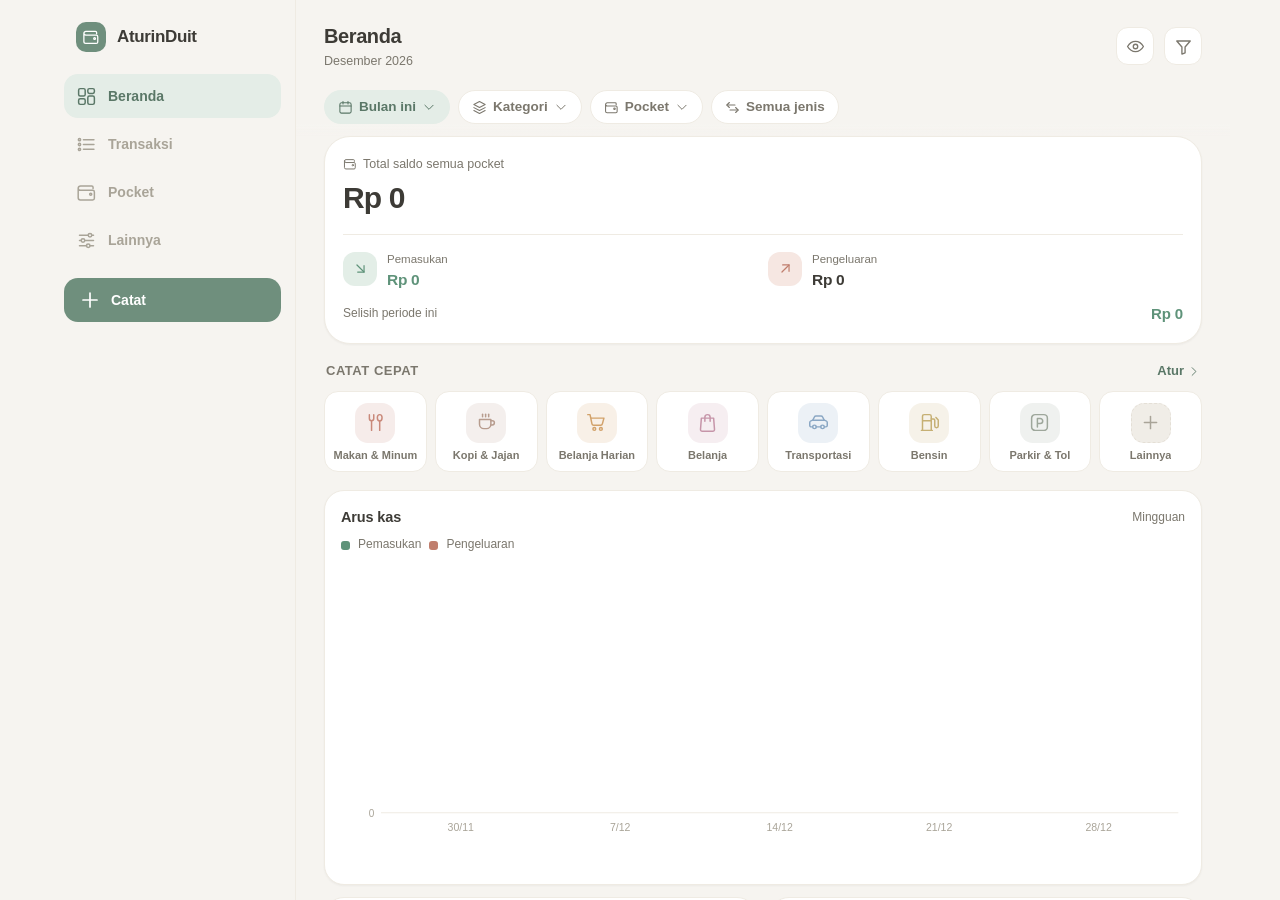
<file: AturinDuit.html>
<!DOCTYPE html>
<html lang="id" data-theme="light">
<head>
  <meta charset="utf-8">
  <meta name="viewport" content="width=device-width, initial-scale=1, viewport-fit=cover, maximum-scale=5">
  <meta name="theme-color" content="#F6F4F0">
  <meta name="description" content="Pencatat keuangan harian yang ringan — satu file, tanpa server.">
  <meta name="apple-mobile-web-app-capable" content="yes">
  <meta name="apple-mobile-web-app-status-bar-style" content="default">
  <meta name="apple-mobile-web-app-title" content="AturinDuit">
  <title>AturinDuit</title>
  <link rel="icon" href="data:image/svg+xml,<svg xmlns='http://www.w3.org/2000/svg' viewBox='0 0 24 24'><rect width='24' height='24' rx='6' fill='%236F8F7D'/><path d='M18.5 8.5V7A1.5 1.5 0 0 0 17 5.5H5.6A2.6 2.6 0 0 0 3 8.1v9.4A2.5 2.5 0 0 0 5.5 20h12a2 2 0 0 0 2-2v-6.5a2 2 0 0 0-2-2H5.6A2.6 2.6 0 0 1 3 7.4' fill='none' stroke='white' stroke-width='1.7' stroke-linecap='round' stroke-linejoin='round'/></svg>">
  <style>
/* ============================================================
   AturinDuit — soft, quiet, mobile-first finance tracker
   ============================================================ */

:root {
  color-scheme: light;

  /* Surfaces — warm paper tones */
  --bg:          #F6F4F0;
  --bg-elev:     #FFFFFF;
  --surface-2:   #F0EDE7;
  --surface-3:   #E9E5DD;
  --border:      #E4DFD6;
  --border-soft: #EFEBE3;

  /* Text */
  --text:   #3D3B36;
  --text-2: #7B776D;
  --text-3: #A9A498;

  /* Brand — muted sage */
  --accent:      #6F8F7D;
  --accent-deep: #5A7767;
  --accent-soft: #E4EDE7;

  /* Semantics */
  --income:      #5F937A;
  --income-soft: #E3EEE7;
  --expense:     #C07E6D;
  --expense-soft:#F6E7E2;
  --transfer:    #7C8AA6;
  --transfer-soft:#E7EAF1;
  --warn:        #C2A063;

  --shadow-sm: 0 1px 2px rgba(61, 59, 54, .05);
  --shadow-md: 0 2px 10px rgba(61, 59, 54, .07);
  --shadow-lg: 0 -6px 30px rgba(61, 59, 54, .13);

  --r-sm: 10px;
  --r-md: 14px;
  --r-lg: 20px;
  --r-xl: 26px;

  --nav-h: 62px;
  --safe-b: env(safe-area-inset-bottom, 0px);
}

[data-theme="dark"] {
  color-scheme: dark;

  --bg:          #191917;
  --bg-elev:     #232320;
  --surface-2:   #2B2B27;
  --surface-3:   #33332E;
  --border:      #34342E;
  --border-soft: #2C2C27;

  --text:   #E8E4DA;
  --text-2: #A39F94;
  --text-3: #75726A;

  --accent:      #85A794;
  --accent-deep: #9BBBA8;
  --accent-soft: #2A3630;

  --income:      #7FB295;
  --income-soft: #26332C;
  --expense:     #D2937F;
  --expense-soft:#372A26;
  --transfer:    #93A0BA;
  --transfer-soft:#272B34;
  --warn:        #D2B074;

  --shadow-sm: 0 1px 2px rgba(0,0,0,.3);
  --shadow-md: 0 2px 10px rgba(0,0,0,.3);
  --shadow-lg: 0 -6px 30px rgba(0,0,0,.45);
}

* { box-sizing: border-box; }
*::-webkit-scrollbar { width: 8px; height: 8px; }
*::-webkit-scrollbar-thumb { background: var(--surface-3); border-radius: 8px; }
*::-webkit-scrollbar-track { background: transparent; }

html, body {
  margin: 0;
  padding: 0;
  /* The document itself never scrolls — .view does. This stops Chrome's
     dynamic URL bar from resizing the layout under the navigation. */
  overflow: hidden;
}

body {
  background: var(--bg);
  color: var(--text);
  font-family: "Inter", -apple-system, BlinkMacSystemFont, "Segoe UI", Roboto,
               "Helvetica Neue", Arial, sans-serif;
  font-size: 15px;
  line-height: 1.45;
  -webkit-font-smoothing: antialiased;
  -webkit-tap-highlight-color: transparent;
  overscroll-behavior-y: none;
}

button, input, select, textarea { font: inherit; color: inherit; }
button { cursor: pointer; border: none; background: none; padding: 0; }
a { color: var(--accent-deep); }

.num { font-variant-numeric: tabular-nums; letter-spacing: -.01em; }

/* ---------- App shell ----------

   The shell is a fixed-height column: header, scrolling content, nav.
   Nothing here is `position: fixed`, on purpose. Chrome on Android places
   fixed elements against the *layout* viewport, which stays as tall as the
   page would be with the URL bar collapsed — so a `bottom: 0` bar sinks
   below the visible area on any scrollable page. Making the nav a normal
   flex item removes that whole class of bug, and `dvh` keeps the column
   matched to whatever is actually on screen.                              */

.app {
  position: relative;
  height: 100vh;
  height: 100dvh;
  display: flex;
  flex-direction: column;
  overflow: hidden;
}

.topbar {
  flex: none;
  z-index: 40;
  display: flex;
  align-items: center;
  gap: 10px;
  padding: 14px 16px 10px;
  background: var(--bg);
}

.topbar__title { flex: 1; min-width: 0; }
.topbar__title h1 {
  margin: 0;
  font-size: 20px;
  font-weight: 650;
  letter-spacing: -.02em;
}
.topbar__title p {
  margin: 1px 0 0;
  font-size: 12.5px;
  color: var(--text-2);
}

.icon-btn {
  width: 38px; height: 38px;
  display: grid; place-items: center;
  border-radius: 12px;
  color: var(--text-2);
  background: var(--bg-elev);
  border: 1px solid var(--border-soft);
  transition: background .15s, color .15s;
  flex: none;
}
.icon-btn:hover { background: var(--surface-2); color: var(--text); }
.icon-btn.is-on { background: var(--accent-soft); color: var(--accent-deep); border-color: transparent; }

/* The scroll container for every page. */
.view {
  flex: 1 1 auto;
  min-height: 0;
  overflow-y: auto;
  overscroll-behavior-y: contain;
  -webkit-overflow-scrolling: touch;
  padding: 0 16px 26px;
  max-width: 560px;
  width: 100%;
  margin: 0 auto;
}

/* ---------- Generic building blocks ---------- */

.section { margin-top: 18px; }
.section__head {
  display: flex; align-items: center; gap: 8px;
  margin: 0 2px 10px;
}
.section__head h2 {
  margin: 0; font-size: 13px; font-weight: 620;
  letter-spacing: .04em; text-transform: uppercase;
  color: var(--text-2); flex: 1;
}
.section__head .link {
  font-size: 13px; color: var(--accent-deep); font-weight: 550;
  display: inline-flex; align-items: center; gap: 3px;
}

.card {
  background: var(--bg-elev);
  border: 1px solid var(--border-soft);
  border-radius: var(--r-lg);
  padding: 16px;
  box-shadow: var(--shadow-sm);
}
.card + .card { margin-top: 12px; }

/* The dashboard stacks cards, some of them wrapped in a .span2 element for
   the desktop layout — so the `.card + .card` rule above cannot see every
   pair. Owning the spacing with `gap` keeps it even in both layouts. */
.dash-grid { display: grid; gap: 12px; align-items: start; }
.dash-grid .card { margin-top: 0; }
.card__head {
  display: flex; align-items: center; gap: 8px;
  margin-bottom: 14px;
}
.card__head h3 {
  margin: 0; font-size: 14.5px; font-weight: 620; flex: 1;
  letter-spacing: -.01em;
}
.card__sub { font-size: 12px; color: var(--text-3); margin: -8px 0 12px; }

.muted { color: var(--text-2); }
.tiny  { font-size: 12px; }

/* ---------- Buttons ---------- */

.btn {
  display: inline-flex; align-items: center; justify-content: center; gap: 7px;
  height: 46px; padding: 0 18px;
  border-radius: var(--r-md);
  font-size: 15px; font-weight: 600;
  background: var(--surface-2); color: var(--text);
  transition: filter .15s, background .15s;
}
.btn:active { filter: brightness(.96); }
.btn--primary { background: var(--accent); color: #fff; }
[data-theme="dark"] .btn--primary { color: #12241B; }
.btn--soft    { background: var(--accent-soft); color: var(--accent-deep); }
.btn--danger  { background: var(--expense-soft); color: var(--expense); }
.btn--ghost   { background: transparent; border: 1px solid var(--border); color: var(--text-2); }
.btn--block   { width: 100%; }
.btn--sm      { height: 36px; padding: 0 12px; font-size: 13.5px; border-radius: 11px; }
.btn:disabled { opacity: .45; pointer-events: none; }

.btn-row { display: flex; gap: 10px; }
.btn-row > * { flex: 1; }

/* ---------- Chips ---------- */

.chip-scroll {
  display: flex; gap: 8px;
  overflow-x: auto;
  padding: 2px 16px 2px;
  margin: 0 -16px;
  scrollbar-width: none;
}
.chip-scroll::-webkit-scrollbar { display: none; }

.chip {
  flex: none;
  display: inline-flex; align-items: center; gap: 6px;
  height: 34px; padding: 0 13px;
  border-radius: 999px;
  font-size: 13.5px; font-weight: 550;
  background: var(--bg-elev);
  border: 1px solid var(--border-soft);
  color: var(--text-2);
  white-space: nowrap;
  transition: background .15s, color .15s, border-color .15s;
}
.chip.is-active {
  background: var(--accent-soft);
  border-color: transparent;
  color: var(--accent-deep);
}
.chip--count {
  min-width: 18px; height: 18px; padding: 0 5px;
  border-radius: 9px; font-size: 11px;
  background: var(--accent); color: #fff;
  display: grid; place-items: center;
}
[data-theme="dark"] .chip--count { color: #12241B; }

/* ---------- Hero balance ---------- */

.hero {
  background: var(--bg-elev);
  border: 1px solid var(--border-soft);
  border-radius: var(--r-xl);
  padding: 18px 18px 6px;
  box-shadow: var(--shadow-sm);
}
.hero__label {
  font-size: 12.5px; color: var(--text-2);
  display: flex; align-items: center; gap: 6px;
}
.hero__value {
  font-size: 30px; font-weight: 680; letter-spacing: -.03em;
  margin: 3px 0 2px;
  display: flex; align-items: baseline; gap: 6px;
}
.hero__value small { font-size: 16px; font-weight: 600; color: var(--text-3); }
.hero__split {
  display: grid; grid-template-columns: 1fr 1fr;
  gap: 10px; margin-top: 14px;
  border-top: 1px solid var(--border-soft);
  padding: 12px 0 12px;
}
.hero__cell { display: flex; align-items: center; gap: 10px; }
.hero__cell .bubble { width: 34px; height: 34px; flex: none; }
.hero__cell .k { font-size: 11.5px; color: var(--text-2); }
.hero__cell .v { font-size: 15.5px; font-weight: 640; letter-spacing: -.02em; }

.bubble {
  display: grid; place-items: center;
  border-radius: 12px;
  background: var(--surface-2);
  color: var(--text-2);
  flex: none;
}
.bubble--income   { background: var(--income-soft);  color: var(--income); }
.bubble--expense  { background: var(--expense-soft); color: var(--expense); }
.bubble--transfer { background: var(--transfer-soft);color: var(--transfer); }

/* ---------- Quick add tiles ---------- */

.quick-grid {
  display: grid;
  grid-template-columns: repeat(4, 1fr);
  gap: 8px;
}
.quick-tile {
  background: var(--bg-elev);
  border: 1px solid var(--border-soft);
  border-radius: var(--r-md);
  padding: 11px 6px 9px;
  display: flex; flex-direction: column; align-items: center; gap: 6px;
  text-align: center;
  transition: transform .12s, background .15s;
}
.quick-tile:active { transform: scale(.955); }
.quick-tile__ico {
  width: 40px; height: 40px; border-radius: 13px;
  display: grid; place-items: center;
}
.quick-tile__lb {
  font-size: 11px; line-height: 1.25; color: var(--text-2);
  font-weight: 550;
  display: -webkit-box; -webkit-line-clamp: 2; -webkit-box-orient: vertical;
  overflow: hidden;
}
.quick-tile--add .quick-tile__ico {
  background: var(--surface-2); color: var(--text-3);
  border: 1px dashed var(--border);
}

/* ---------- Transaction list ---------- */

.tx-group { margin-top: 16px; }
.tx-group__head {
  display: flex; align-items: baseline; gap: 8px;
  padding: 0 4px 7px;
  font-size: 12.5px; color: var(--text-2);
}
.tx-group__head b { font-weight: 600; color: var(--text); }
.tx-group__head span { margin-left: auto; font-variant-numeric: tabular-nums; }

.tx-list {
  background: var(--bg-elev);
  border: 1px solid var(--border-soft);
  border-radius: var(--r-lg);
  overflow: hidden;
}
.tx-item {
  display: flex; align-items: center; gap: 12px;
  padding: 11px 14px;
  width: 100%; text-align: left;
  border-bottom: 1px solid var(--border-soft);
  transition: background .12s;
}
.tx-item:last-child { border-bottom: none; }
.tx-item:active { background: var(--surface-2); }
.tx-item__ico { width: 38px; height: 38px; border-radius: 12px; }
.tx-item__mid { flex: 1; min-width: 0; }
.tx-item__t {
  display: block;
  font-size: 14.5px; font-weight: 560; letter-spacing: -.01em;
  white-space: nowrap; overflow: hidden; text-overflow: ellipsis;
}
.tx-item__s {
  font-size: 12px; color: var(--text-3);
  white-space: nowrap; overflow: hidden; text-overflow: ellipsis;
  display: flex; align-items: center; gap: 5px;
}
.tx-item__a {
  font-size: 14.5px; font-weight: 640; letter-spacing: -.02em;
  white-space: nowrap; font-variant-numeric: tabular-nums;
}
.a-in  { color: var(--income); }
.a-out { color: var(--text); }
.a-tf  { color: var(--transfer); }

/* ---------- Backup reminder ---------- */

.nag {
  display: flex; align-items: center; gap: 11px;
  background: var(--bg-elev);
  border: 1px solid var(--warn);
  border-radius: var(--r-lg);
  padding: 12px 13px;
  margin-top: 14px;
}
.nag__ico { width: 34px; height: 34px; background: var(--surface-2); color: var(--warn); }
.nag__mid { flex: 1; min-width: 0; }
.nag__mid b { display: block; font-size: 13.5px; font-weight: 600; }
.nag__mid span { display: block; font-size: 12px; color: var(--text-2); margin-top: 1px; }
.nag__act { display: flex; align-items: center; gap: 6px; flex: none; }

/* Only stack the buttons when the row genuinely cannot fit. */
@media (max-width: 359px) {
  .nag { flex-wrap: wrap; }
  .nag__act { width: 100%; }
  .nag__act .btn { flex: 1; }
}

/* ---------- Empty state ---------- */

.empty {
  text-align: center;
  padding: 34px 20px;
  color: var(--text-3);
}
.empty__ico {
  width: 54px; height: 54px; border-radius: 18px;
  background: var(--surface-2); color: var(--text-3);
  display: grid; place-items: center; margin: 0 auto 12px;
}
.empty p { margin: 0; font-size: 13.5px; }
.empty b { display: block; color: var(--text-2); font-size: 15px; font-weight: 600; margin-bottom: 3px; }

/* ---------- Charts ---------- */

.chart { width: 100%; display: block; overflow: visible; }
.chart text { font-family: inherit; }

.donut-wrap {
  display: flex; align-items: center; gap: 14px;
}
.donut-wrap svg { width: 132px; height: 132px; flex: none; }

.legend { flex: 1; min-width: 0; display: grid; gap: 8px; }
/* `min-width: 0` is load-bearing: a <button> used as a grid item keeps its
   automatic minimum size, which for buttons is the full content width — so
   without this the row refuses to shrink and the label never ellipses. */
.legend__row {
  display: flex; align-items: center; gap: 8px;
  width: 100%; min-width: 0; text-align: left;
  font-size: 12.5px;
}
.legend__dot { width: 9px; height: 9px; border-radius: 3px; flex: none; }
.legend__lb {
  flex: 1; min-width: 0; color: var(--text-2);
  white-space: nowrap; overflow: hidden; text-overflow: ellipsis;
}
.legend__vl { font-weight: 600; font-variant-numeric: tabular-nums; }
.legend__pc { color: var(--text-3); width: 36px; text-align: right; font-variant-numeric: tabular-nums; }

.chart-note {
  margin-top: 10px; font-size: 12px; color: var(--text-3);
  text-align: center; min-height: 17px;
}

/* Ranked horizontal bars */
.rank { display: grid; gap: 11px; }
.rank__row { display: flex; align-items: center; gap: 11px; width: 100%; min-width: 0; text-align: left; }
.rank__ico { width: 34px; height: 34px; border-radius: 11px; flex: none; }
.rank__mid { flex: 1; min-width: 0; }
.rank__top { display: flex; align-items: baseline; gap: 8px; font-size: 13px; }
.rank__nm { flex: 1; min-width: 0; white-space: nowrap; overflow: hidden; text-overflow: ellipsis; font-weight: 550; }
.rank__vl { font-weight: 620; font-variant-numeric: tabular-nums; letter-spacing: -.02em; }
.rank__track {
  display: block;
  height: 6px; border-radius: 4px; background: var(--surface-2);
  margin-top: 5px; overflow: hidden;
}
.rank__fill { display: block; height: 100%; border-radius: 4px; transition: width .3s ease; }
.rank__pc { display: block; font-size: 11.5px; color: var(--text-3); margin-top: 3px; }

/* Comparison */
.cmp-grid { display: grid; gap: 10px; }
.cmp-card {
  border: 1px solid var(--border-soft);
  border-radius: var(--r-md);
  padding: 12px 13px;
  background: var(--surface-2);
}
.cmp-card__k { font-size: 12px; color: var(--text-2); display: flex; align-items: center; gap: 6px; }
.cmp-card__v { font-size: 19px; font-weight: 670; letter-spacing: -.025em; margin: 3px 0 1px; }
.cmp-card__p { font-size: 11.5px; color: var(--text-3); }
.delta {
  display: inline-flex; align-items: center; gap: 3px;
  font-size: 11.5px; font-weight: 620;
  padding: 2px 7px; border-radius: 999px;
  background: var(--surface-3); color: var(--text-2);
}
.delta--up   { background: var(--income-soft);  color: var(--income); }
.delta--down { background: var(--expense-soft); color: var(--expense); }
.delta--flat { background: var(--surface-3); color: var(--text-3); }

.cmp-row { display: grid; gap: 5px; padding: 9px 0; border-bottom: 1px solid var(--border-soft); }
.cmp-row:last-child { border-bottom: none; }
.cmp-row__h { display: flex; align-items: center; gap: 8px; font-size: 13px; }
.cmp-row__h .nm { flex: 1; min-width: 0; white-space: nowrap; overflow: hidden; text-overflow: ellipsis; font-weight: 550; }
.cmp-bar { display: flex; align-items: center; gap: 8px; font-size: 11.5px; color: var(--text-3); }
.cmp-bar__track { display: block; flex: 1; height: 7px; border-radius: 4px; background: var(--surface-2); overflow: hidden; }
.cmp-bar__fill { display: block; height: 100%; border-radius: 4px; }
.cmp-bar__vl { width: 74px; text-align: right; font-variant-numeric: tabular-nums; }

/* ---------- Pockets ---------- */

.pocket-card {
  display: flex; align-items: center; gap: 12px;
  background: var(--bg-elev);
  border: 1px solid var(--border-soft);
  border-radius: var(--r-lg);
  padding: 14px;
  width: 100%; text-align: left;
  box-shadow: var(--shadow-sm);
}
.pocket-card + .pocket-card { margin-top: 10px; }
.pocket-card__ico { width: 44px; height: 44px; border-radius: 14px; }
.pocket-card__mid { flex: 1; min-width: 0; }
.pocket-card__nm { font-size: 15px; font-weight: 600; display: flex; align-items: center; gap: 6px; }
.pocket-card__sub { display: block; font-size: 12px; color: var(--text-3); }
.pocket-card__bal { font-size: 16px; font-weight: 660; letter-spacing: -.02em; font-variant-numeric: tabular-nums; }

.tag {
  font-size: 10px; font-weight: 650; letter-spacing: .04em;
  text-transform: uppercase;
  padding: 2px 6px; border-radius: 6px;
  background: var(--accent-soft); color: var(--accent-deep);
}

.goal-track { display: block; height: 6px; border-radius: 4px; background: var(--surface-2); margin-top: 7px; overflow: hidden; }
.goal-fill  { display: block; height: 100%; border-radius: 4px; background: var(--accent); }

/* ---------- Settings / list rows ---------- */

.rows {
  background: var(--bg-elev);
  border: 1px solid var(--border-soft);
  border-radius: var(--r-lg);
  overflow: hidden;
}
.row {
  display: flex; align-items: center; gap: 12px;
  padding: 12px 14px;
  width: 100%; text-align: left;
  border-bottom: 1px solid var(--border-soft);
}
.row:last-child { border-bottom: none; }
.row__ico { width: 34px; height: 34px; border-radius: 11px; flex: none; }
.row__mid { flex: 1; min-width: 0; }
.row__t { display: block; font-size: 14.5px; font-weight: 550; }
.row__s { display: block; font-size: 12px; color: var(--text-3); }
.row__r { color: var(--text-3); display: flex; align-items: center; gap: 8px; font-size: 13px; }

.switch {
  width: 44px; height: 26px; border-radius: 999px;
  background: var(--surface-3); position: relative; flex: none;
  transition: background .18s;
}
.switch::after {
  content: ""; position: absolute; top: 3px; left: 3px;
  width: 20px; height: 20px; border-radius: 50%;
  background: #fff; box-shadow: var(--shadow-sm);
  transition: transform .18s;
}
.switch.is-on { background: var(--accent); }
.switch.is-on::after { transform: translateX(18px); }

/* ---------- Bottom nav + FAB ---------- */

.bottomnav {
  position: relative;          /* anchors the FAB to the bar, not the viewport */
  flex: none;
  z-index: 45;
  display: grid; grid-template-columns: repeat(5, 1fr);
  align-items: center;
  height: calc(var(--nav-h) + var(--safe-b));
  padding-bottom: var(--safe-b);
  background: var(--bg-elev);
  border-top: 1px solid var(--border-soft);
}
.navitem {
  display: flex; flex-direction: column; align-items: center; gap: 3px;
  color: var(--text-3); font-size: 10.5px; font-weight: 550;
  height: 100%; justify-content: center;
  transition: color .15s;
}
.navitem.is-active { color: var(--accent-deep); }
.navitem--slot { visibility: hidden; }
.navitem--brand { display: none; }
.fab__lb { display: none; }

.fab {
  position: absolute; left: 50%; transform: translateX(-50%);
  bottom: calc(var(--safe-b) + 4px);
  z-index: 46;
  width: 56px; height: 56px; border-radius: 20px;
  background: var(--accent); color: #fff;
  display: grid; place-items: center;
  box-shadow: 0 6px 20px rgba(111,143,125,.42);
  transition: transform .14s;
}
[data-theme="dark"] .fab { color: #12241B; box-shadow: 0 6px 20px rgba(0,0,0,.5); }
.fab:active { transform: translateX(-50%) scale(.93); }

/* ---------- Sheet ---------- */

/* `visibility` matters as much as `opacity` here: a backdrop-filter on a
   fully transparent element still blurs the page behind it in Chromium,
   so the filter is only attached once the scrim is actually open. */
.scrim {
  position: fixed; inset: 0; z-index: 60;
  background: rgba(38, 36, 32, .34);
  opacity: 0; visibility: hidden; pointer-events: none;
  transition: opacity .22s, visibility .22s;
}
.scrim.is-open {
  opacity: 1; visibility: visible; pointer-events: auto;
  backdrop-filter: blur(2px);
}

/* Absolute inside .app, so the footer button can never sink below the
   visible area the way a viewport-fixed sheet can on Android. */
.sheet {
  position: absolute; left: 0; right: 0; bottom: 0; z-index: 61;
  max-height: 92%;
  display: flex; flex-direction: column;
  background: var(--bg-elev);
  border-radius: var(--r-xl) var(--r-xl) 0 0;
  box-shadow: var(--shadow-lg);
  transform: translateY(102%);
  transition: transform .26s cubic-bezier(.32,.72,.28,1);
  padding-bottom: var(--safe-b);
}
.sheet.is-open { transform: translateY(0); }

.sheet__grip {
  width: 38px; height: 4px; border-radius: 3px;
  background: var(--surface-3);
  margin: 9px auto 2px; flex: none;
}
.sheet__head {
  display: flex; align-items: center; gap: 10px;
  padding: 8px 16px 10px; flex: none;
}
.sheet__head h3 { margin: 0; font-size: 17px; font-weight: 640; flex: 1; letter-spacing: -.02em; }
.sheet__body { overflow-y: auto; padding: 0 16px 16px; -webkit-overflow-scrolling: touch; }
.sheet__foot {
  padding: 12px 16px calc(12px + var(--safe-b));
  border-top: 1px solid var(--border-soft);
  background: var(--bg-elev);
  flex: none;
}

/* ---------- Form controls ---------- */

.field { margin-bottom: 14px; }
.field__lb {
  display: block; font-size: 12px; font-weight: 600;
  color: var(--text-2); margin-bottom: 6px;
  letter-spacing: .01em;
}
.input, .select, .textarea {
  width: 100%;
  height: 46px; padding: 0 13px;
  border-radius: var(--r-md);
  background: var(--surface-2);
  border: 1px solid transparent;
  outline: none;
  transition: border-color .15s, background .15s;
}
.textarea { height: auto; padding: 11px 13px; resize: vertical; min-height: 70px; }
.input:focus, .select:focus, .textarea:focus { border-color: var(--accent); background: var(--bg-elev); }
.select {
  appearance: none;
  background-image: linear-gradient(45deg, transparent 50%, var(--text-3) 50%),
                    linear-gradient(135deg, var(--text-3) 50%, transparent 50%);
  background-position: calc(100% - 17px) 21px, calc(100% - 12px) 21px;
  background-size: 5px 5px, 5px 5px;
  background-repeat: no-repeat;
  padding-right: 34px;
}

.segmented {
  display: grid; grid-auto-flow: column; grid-auto-columns: 1fr;
  gap: 3px; padding: 3px;
  background: var(--surface-2);
  border-radius: var(--r-md);
}
.segmented button {
  height: 38px; border-radius: 11px;
  font-size: 13.5px; font-weight: 600; color: var(--text-2);
  display: flex; align-items: center; justify-content: center; gap: 5px;
  transition: background .16s, color .16s;
}
.segmented button.is-active { background: var(--bg-elev); color: var(--text); box-shadow: var(--shadow-sm); }
.segmented button.is-active[data-kind="expense"] { color: var(--expense); }
.segmented button.is-active[data-kind="income"]  { color: var(--income); }
.segmented button.is-active[data-kind="transfer"]{ color: var(--transfer); }

/* ---------- Amount pad ---------- */

.amount-view {
  text-align: center;
  padding: 4px 0 12px;
}
.amount-view__k { font-size: 12px; color: var(--text-2); }
.amount-view__v {
  font-size: 38px; font-weight: 680; letter-spacing: -.035em;
  font-variant-numeric: tabular-nums;
  display: flex; align-items: baseline; justify-content: center; gap: 6px;
  min-height: 48px;
}
.amount-view__v small { font-size: 19px; font-weight: 600; color: var(--text-3); }
.amount-view__v.is-zero { color: var(--text-3); }

.quickamt { display: flex; gap: 7px; overflow-x: auto; scrollbar-width: none; padding-bottom: 2px; }
.quickamt::-webkit-scrollbar { display: none; }
.quickamt button {
  flex: none; height: 32px; padding: 0 11px;
  border-radius: 10px; font-size: 12.5px; font-weight: 600;
  background: var(--surface-2); color: var(--text-2);
}

.numpad {
  display: grid;
  grid-template-columns: repeat(3, 1fr);
  gap: 7px;
  margin-top: 12px;
}
.key {
  height: 50px;
  border-radius: 13px;
  background: var(--surface-2);
  font-size: 20px; font-weight: 550;
  display: grid; place-items: center;
  font-variant-numeric: tabular-nums;
  transition: background .1s;
}
.key:active { background: var(--surface-3); }
.key--fn { font-size: 14px; font-weight: 620; color: var(--text-2); }

/* ---------- Category picker grid ---------- */

.catgrid {
  display: grid;
  grid-template-columns: repeat(auto-fill, minmax(72px, 1fr));
  gap: 8px;
}
.catcell {
  display: flex; flex-direction: column; align-items: center; gap: 6px;
  padding: 10px 4px 8px;
  border-radius: var(--r-md);
  border: 1.5px solid transparent;
  transition: border-color .15s, background .15s;
}
.catcell.is-active { border-color: var(--accent); background: var(--accent-soft); }
.catcell__ico { width: 42px; height: 42px; border-radius: 14px; }
.catcell__lb {
  font-size: 10.5px; line-height: 1.25; text-align: center; color: var(--text-2);
  font-weight: 550;
  display: -webkit-box; -webkit-line-clamp: 2; -webkit-box-orient: vertical; overflow: hidden;
}
.catcell.is-active .catcell__lb { color: var(--accent-deep); }

/* Icon picker */
.icongrid {
  display: grid;
  grid-template-columns: repeat(auto-fill, minmax(52px, 1fr));
  gap: 7px;
}
.iconcell {
  aspect-ratio: 1;
  display: grid; place-items: center;
  border-radius: 13px;
  background: var(--surface-2);
  color: var(--text-2);
  border: 1.5px solid transparent;
}
.iconcell.is-active { border-color: var(--accent); background: var(--accent-soft); color: var(--accent-deep); }

.swatches { display: flex; flex-wrap: wrap; gap: 8px; }
.swatch {
  width: 34px; height: 34px; border-radius: 11px;
  border: 2px solid transparent;
  position: relative;
}
.swatch.is-active { border-color: var(--text); }
.swatch.is-active::after {
  content: ""; position: absolute; inset: 3px;
  border-radius: 8px; border: 2px solid var(--bg-elev);
}

/* ---------- Toast ---------- */

.toast-host {
  position: absolute; left: 0; right: 0;
  bottom: calc(var(--nav-h) + var(--safe-b) + 16px);
  z-index: 80;
  display: flex; flex-direction: column; align-items: center; gap: 8px;
  pointer-events: none;
}
.toast {
  background: var(--text); color: var(--bg);
  padding: 10px 16px; border-radius: 999px;
  font-size: 13.5px; font-weight: 550;
  box-shadow: var(--shadow-md);
  display: flex; align-items: center; gap: 7px;
  animation: toast-in .25s cubic-bezier(.32,.72,.28,1);
  max-width: 90vw;
}
@keyframes toast-in { from { opacity: 0; transform: translateY(10px); } }
.toast.is-out { animation: toast-out .2s forwards; }
@keyframes toast-out { to { opacity: 0; transform: translateY(8px); } }

/* ---------- Misc ---------- */

.divider { height: 1px; background: var(--border-soft); margin: 14px 0; }
.stack { display: grid; gap: 10px; }
.inline { display: flex; align-items: center; gap: 8px; }
.spread { display: flex; align-items: center; justify-content: space-between; gap: 10px; }
.wrap-gap { display: flex; flex-wrap: wrap; gap: 8px; }
.hidden { display: none !important; }

/* Full-bleed so the sticky backdrop reaches both edges, while the chips
   themselves keep the page's 16px gutter (hence the scoped override). */
.filterbar {
  position: sticky; top: 0; z-index: 30;
  margin: 0 -16px; padding: 6px 0 10px;
  background: linear-gradient(var(--bg) 78%, rgba(246,244,240,0));
}
[data-theme="dark"] .filterbar { background: linear-gradient(var(--bg) 78%, rgba(25,25,23,0)); }
.filterbar .chip-scroll { margin: 0; padding: 2px 16px; }

/* ---------- Desktop ---------- */

@media (min-width: 900px) {
  body { font-size: 15px; }

  .app {
    display: grid;
    grid-template-columns: 246px minmax(0, 1fr);
    grid-template-rows: auto minmax(0, 1fr);
    max-width: 1180px;
    margin: 0 auto;
  }

  .topbar {
    grid-column: 2; grid-row: 1;
    padding: 22px 28px 12px;
    max-width: 100%;
  }

  .view {
    grid-column: 2; grid-row: 2;
    max-width: 100%;
    padding: 0 28px 40px;
  }

  .bottomnav {
    position: relative;
    grid-column: 1; grid-row: 1 / span 2;
    height: 100%;
    display: flex; flex-direction: column;
    align-items: stretch; justify-content: flex-start;
    gap: 4px;
    padding: 22px 14px;
    border-top: none;
    border-right: 1px solid var(--border-soft);
    background: transparent;
    backdrop-filter: none;
  }
  .navitem {
    flex-direction: row; justify-content: flex-start;
    gap: 11px; height: 44px; padding: 0 12px;
    border-radius: var(--r-md);
    font-size: 14px; font-weight: 550;
  }
  .navitem.is-active { background: var(--accent-soft); }
  .navitem--slot { display: none; }
  .fab__lb { display: inline; }
  .navitem--brand {
    display: flex; align-items: center; gap: 11px;
    height: auto; padding: 0 12px 18px;
    color: var(--text); font-size: 17px; font-weight: 680;
    letter-spacing: -.02em; pointer-events: none;
  }
  .navitem--brand .brand-mark {
    width: 30px; height: 30px; border-radius: 10px;
    background: var(--accent); color: #fff;
    display: grid; place-items: center;
  }
  [data-theme="dark"] .navitem--brand .brand-mark { color: #12241B; }

  .fab {
    position: static; transform: none;
    width: auto; height: 44px; border-radius: var(--r-md);
    margin-top: 12px; padding: 0 14px;
    display: flex; align-items: center; gap: 9px;
    font-size: 14px; font-weight: 600;
    box-shadow: none;
  }
  .fab:active { transform: scale(.98); }

  .toast-host { bottom: 24px; }

  .dash-grid { grid-template-columns: 1fr 1fr; }
  .dash-grid > .span2 { grid-column: 1 / -1; }

  .sheet {
    left: 50%; bottom: auto; top: 50%;
    transform: translate(-50%, -46%) scale(.98);
    width: min(560px, 94vw);
    max-height: 88%;
    border-radius: var(--r-xl);
    opacity: 0;
    transition: transform .2s ease, opacity .2s ease;
  }
  .sheet.is-open { transform: translate(-50%, -50%) scale(1); opacity: 1; }
  .sheet__grip { display: none; }
  .sheet__head { padding-top: 16px; }

  .quick-grid { grid-template-columns: repeat(6, 1fr); }
  .filterbar { margin: 0 -28px; }
  .filterbar .chip-scroll { padding: 2px 28px; }
}

@media (min-width: 1100px) {
  .quick-grid { grid-template-columns: repeat(8, 1fr); }
}

@media (prefers-reduced-motion: reduce) {
  * { animation-duration: .01ms !important; transition-duration: .01ms !important; }
}

  </style>
</head>
<body>

  <!-- Source order is header / content / nav so the shell works as a plain
       flex column on phones. The desktop sidebar is placed explicitly by
       grid-column, so this order costs nothing there. The sheet and toasts
       live inside .app so they anchor to the visible area, never to a
       taller layout viewport. -->
  <div class="app">
    <header class="topbar" id="topbar"></header>
    <main class="view" id="view"></main>
    <nav class="bottomnav" id="nav"></nav>
    <div class="sheet" id="sheet" role="dialog" aria-modal="true"></div>
    <div class="toast-host" id="toasts" aria-live="polite"></div>
  </div>

  <div class="scrim" id="scrim"></div>

  <script>
/* ============================================================
   Icon set — hand-tuned 24x24 stroke icons, no dependencies.
   Every glyph is plain inner-SVG markup so it inherits
   currentColor and works offline from file://.
   ============================================================ */

const ICONS = {

  /* ---------- interface ---------- */
  plus:        '<path d="M12 5v14"/><path d="M5 12h14"/>',
  minus:       '<path d="M5 12h14"/>',
  x:           '<path d="M18 6 6 18"/><path d="m6 6 12 12"/>',
  check:       '<path d="m4.5 12.5 5 5 10-11"/>',
  'chevron-left':  '<path d="m14.5 5-7 7 7 7"/>',
  'chevron-right': '<path d="m9.5 5 7 7-7 7"/>',
  'chevron-down':  '<path d="m5 9 7 7 7-7"/>',
  'chevron-up':    '<path d="m5 15 7-7 7 7"/>',
  'arrow-up':      '<path d="M12 19V5"/><path d="m5.5 11.5 6.5-6.5 6.5 6.5"/>',
  'arrow-down':    '<path d="M12 5v14"/><path d="m5.5 12.5 6.5 6.5 6.5-6.5"/>',
  'arrow-up-right':   '<path d="M7 17 17 7"/><path d="M8 7h9v9"/>',
  'arrow-down-right': '<path d="M7 7l10 10"/><path d="M17 8v9H8"/>',
  'arrow-left-right': '<path d="m7 4-4 4 4 4"/><path d="M3 8h13"/><path d="m17 12 4 4-4 4"/><path d="M21 16H8"/>',
  calendar:    '<rect x="3" y="4.5" width="18" height="16.5" rx="2.5"/><path d="M3 9.5h18"/><path d="M8 2.5v4"/><path d="M16 2.5v4"/>',
  filter:      '<path d="M3.5 5h17l-6.5 7.7V20l-4 1.5v-8.8z"/>',
  search:      '<circle cx="11" cy="11" r="7"/><path d="m16.2 16.2 4.3 4.3"/>',
  settings:    '<path d="M4 6h10"/><path d="M18 6h2"/><path d="M4 12h2"/><path d="M10 12h10"/><path d="M4 18h8"/><path d="M16 18h4"/><circle cx="16" cy="6" r="2"/><circle cx="8" cy="12" r="2"/><circle cx="14" cy="18" r="2"/>',
  trash:       '<path d="M4 6.5h16"/><path d="M9.5 6.5V4.8A1.8 1.8 0 0 1 11.3 3h1.4a1.8 1.8 0 0 1 1.8 1.8v1.7"/><path d="M6.5 6.5 7.4 19a2 2 0 0 0 2 1.9h5.2a2 2 0 0 0 2-1.9l.9-12.5"/><path d="M10.5 10.5v6"/><path d="M13.5 10.5v6"/>',
  pencil:      '<path d="M16.5 3.5a2.1 2.1 0 0 1 3 3L8 18l-4 1 1-4z"/><path d="m14.5 5.5 3 3"/>',
  download:    '<path d="M12 3.5v12"/><path d="m7 11 5 4.5 5-4.5"/><path d="M4 17v2.5A1.5 1.5 0 0 0 5.5 21h13a1.5 1.5 0 0 0 1.5-1.5V17"/>',
  upload:      '<path d="M12 16V4"/><path d="m7 8.5 5-4.5 5 4.5"/><path d="M4 17v2.5A1.5 1.5 0 0 0 5.5 21h13a1.5 1.5 0 0 0 1.5-1.5V17"/>',
  refresh:     '<path d="M3.5 12a8.5 8.5 0 1 1 2.5 6"/><path d="M3 13v5h5"/>',
  eye:         '<path d="M2 12s3.8-6.5 10-6.5S22 12 22 12s-3.8 6.5-10 6.5S2 12 2 12z"/><circle cx="12" cy="12" r="2.8"/>',
  'eye-off':   '<path d="M4 4.5 20 20"/><path d="M9.6 9.7A2.8 2.8 0 0 0 12 14.8c.8 0 1.5-.3 2-.8"/><path d="M6.4 6.7C3.8 8.3 2 12 2 12s3.8 6.5 10 6.5c1.7 0 3.2-.5 4.5-1.2"/><path d="M19.3 15.4C21.2 13.8 22 12 22 12s-3.8-6.5-10-6.5c-1 0-1.9.1-2.7.4"/>',
  sun:         '<circle cx="12" cy="12" r="4"/><path d="M12 2v2.5"/><path d="M12 19.5V22"/><path d="M2 12h2.5"/><path d="M19.5 12H22"/><path d="m4.9 4.9 1.8 1.8"/><path d="m17.3 17.3 1.8 1.8"/><path d="m19.1 4.9-1.8 1.8"/><path d="m6.7 17.3-1.8 1.8"/>',
  moon:        '<path d="M20.5 14.5A8.5 8.5 0 0 1 9.5 3.5a8.5 8.5 0 1 0 11 11z"/>',
  monitor:     '<rect x="2.5" y="4" width="19" height="13" rx="2"/><path d="M8.5 21h7"/><path d="M12 17v4"/>',
  dashboard:   '<rect x="3" y="3" width="7.5" height="8.5" rx="1.8"/><rect x="13.5" y="3" width="7.5" height="5.5" rx="1.8"/><rect x="3" y="14.5" width="7.5" height="6.5" rx="1.8"/><rect x="13.5" y="11.5" width="7.5" height="9.5" rx="1.8"/>',
  list:        '<path d="M8.5 6.5h12"/><path d="M8.5 12h12"/><path d="M8.5 17.5h12"/><circle cx="4" cy="6.5" r="1.3"/><circle cx="4" cy="12" r="1.3"/><circle cx="4" cy="17.5" r="1.3"/>',
  layers:      '<path d="m12 2.5 9 4.7-9 4.7-9-4.7z"/><path d="m3 12.2 9 4.7 9-4.7"/><path d="m3 16.8 9 4.7 9-4.7"/>',
  backspace:   '<path d="M20 4.5H9.6a2 2 0 0 0-1.5.7L2.8 12l5.3 6.8a2 2 0 0 0 1.5.7H20a1.5 1.5 0 0 0 1.5-1.5V6a1.5 1.5 0 0 0-1.5-1.5z"/><path d="m12 9.5 5 5"/><path d="m17 9.5-5 5"/>',
  star:        '<path d="m12 3 2.7 5.8 6.3.8-4.6 4.4 1.2 6.3L12 17.3 6.4 20.3l1.2-6.3L3 9.6l6.3-.8z"/>',
  info:        '<circle cx="12" cy="12" r="9"/><path d="M12 11v5.5"/><path d="M12 7.6h.01"/>',
  alert:       '<path d="M10.3 3.9 2.6 17.2A2 2 0 0 0 4.3 20.2h15.4a2 2 0 0 0 1.7-3L13.7 3.9a2 2 0 0 0-3.4 0z"/><path d="M12 9v4"/><path d="M12 16.6h.01"/>',
  clock:       '<circle cx="12" cy="12" r="9"/><path d="M12 7v5.3l3.3 2"/>',
  target:      '<circle cx="12" cy="12" r="9"/><circle cx="12" cy="12" r="5"/><circle cx="12" cy="12" r="1.4"/>',
  save:        '<path d="M5 3.5h11l5 5V19a1.5 1.5 0 0 1-1.5 1.5h-14A1.5 1.5 0 0 1 4 19V5a1.5 1.5 0 0 1 1-1.5z"/><path d="M8 3.5v6h7v-6"/><path d="M8 20.5v-6h8v6"/>',
  folder:      '<path d="M3 7a2 2 0 0 1 2-2h4l2 2.5h8a2 2 0 0 1 2 2V18a2 2 0 0 1-2 2H5a2 2 0 0 1-2-2z"/>',
  drag:        '<circle cx="9" cy="6" r="1.4"/><circle cx="15" cy="6" r="1.4"/><circle cx="9" cy="12" r="1.4"/><circle cx="15" cy="12" r="1.4"/><circle cx="9" cy="18" r="1.4"/><circle cx="15" cy="18" r="1.4"/>',
  archive:     '<rect x="2.5" y="3.5" width="19" height="5" rx="1.5"/><path d="M4.5 8.5V19a1.5 1.5 0 0 0 1.5 1.5h12a1.5 1.5 0 0 0 1.5-1.5V8.5"/><path d="M10 12.5h4"/>',

  /* ---------- charts ---------- */
  'trending-up':   '<path d="m3 17 6.5-6.5 4 4L21 7"/><path d="M15 7h6v6"/>',
  'trending-down': '<path d="m3 7 6.5 6.5 4-4L21 17"/><path d="M15 17h6v-6"/>',
  'chart-pie':     '<path d="M11 3.05A9 9 0 1 0 20.95 13H11z"/><path d="M14 2.5A8.5 8.5 0 0 1 21.5 10H14z"/>',
  'chart-bar':     '<path d="M3 20.5h18"/><rect x="4.5" y="10" width="4" height="7.5" rx="1.2"/><rect x="10" y="5" width="4" height="12.5" rx="1.2"/><rect x="15.5" y="13" width="4" height="4.5" rx="1.2"/>',
  'chart-line':    '<path d="M3.5 3.5v17h17"/><path d="m7 15.5 3.5-4.5 3 2.5 5-7"/>',
  scale:           '<path d="M12 3v18"/><path d="M7 21h10"/><path d="M12 6.5 4 8.5"/><path d="m12 6.5 8 2"/><path d="M4 8.5 1.5 15a3 3 0 0 0 5 0z"/><path d="M20 8.5 17.5 15a3 3 0 0 0 5 0z"/>',

  /* ---------- money / pockets ---------- */
  wallet:      '<path d="M19.5 7.5V6A1.5 1.5 0 0 0 18 4.5H5.2A2.7 2.7 0 0 0 2.5 7.2V18a2.5 2.5 0 0 0 2.5 2.5h14a2 2 0 0 0 2-2v-7a2 2 0 0 0-2-2H5.2a2.7 2.7 0 0 1-2.7-2.7"/><circle cx="16.8" cy="14" r="1.2"/>',
  banknote:    '<rect x="2" y="6" width="20" height="12" rx="2.5"/><circle cx="12" cy="12" r="2.6"/><path d="M6 10v4"/><path d="M18 10v4"/>',
  coins:       '<ellipse cx="12" cy="6" rx="7.5" ry="3"/><path d="M4.5 6v5c0 1.7 3.4 3 7.5 3s7.5-1.3 7.5-3V6"/><path d="M4.5 11v5c0 1.7 3.4 3 7.5 3s7.5-1.3 7.5-3v-5"/>',
  'piggy-bank':'<path d="M16.5 8.6c2 1 3.5 2.7 3.5 4.7 0 1.3-.6 2.5-1.5 3.4V19a1.5 1.5 0 0 1-3 0v-.7a10 10 0 0 1-5 0V19a1.5 1.5 0 0 1-3 0v-2.6A5.6 5.6 0 0 1 6 13.2H4.5a1.5 1.5 0 0 1 0-3H6a5.8 5.8 0 0 1 5.5-4.2h2.2"/><path d="M13.5 6c0-1.4-1.1-2.5-2.5-2.5"/><circle cx="16" cy="11.9" r=".9"/><path d="M20 11.7h1.5"/>',
  landmark:    '<path d="M2.5 9.5 12 3.5l9.5 6z"/><path d="M4.5 10v8"/><path d="M9.5 10v8"/><path d="M14.5 10v8"/><path d="M19.5 10v8"/><path d="M2.5 20.5h19"/>',
  'credit-card':'<rect x="2" y="5" width="20" height="14" rx="2.5"/><path d="M2 10h20"/><path d="M6 14.8h4"/>',
  briefcase:   '<rect x="2.5" y="7" width="19" height="13" rx="2.2"/><path d="M8.5 7V5.2A2 2 0 0 1 10.5 3.2h3a2 2 0 0 1 2 2V7"/><path d="M2.5 12.5h19"/><path d="M10.5 12.5v2h3v-2"/>',
  safe:        '<rect x="2.5" y="4" width="19" height="16" rx="2.5"/><circle cx="10.5" cy="12" r="3.5"/><path d="M10.5 8.5v-1"/><path d="M17 9.5v5"/><path d="M6 20v1.5"/><path d="M18 20v1.5"/>',

  /* ---------- food & drink ---------- */
  utensils:    '<path d="M5 3v4.5a2.5 2.5 0 0 0 5 0V3"/><path d="M7.5 10V21"/><ellipse cx="16.8" cy="6.6" rx="2.7" ry="3.6"/><path d="M16.8 10.2V21"/>',
  coffee:      '<path d="M4 8.5h13V14a5 5 0 0 1-5 5H9a5 5 0 0 1-5-5z"/><path d="M17 10h1.6a2.4 2.4 0 0 1 0 4.8H17"/><path d="M7.5 2.5v3"/><path d="M11 2.5v3"/><path d="M14.5 2.5v3"/>',
  'cup-soda':  '<path d="M6.2 8h11.6l-1.2 12.2a2 2 0 0 1-2 1.8H9.4a2 2 0 0 1-2-1.8z"/><path d="m9.3 8 .9-5.5h3.6L14.7 8"/><path d="M7 13.5h10"/>',
  cake:        '<path d="M4 13.2a2.4 2.4 0 0 1 4 0 2.4 2.4 0 0 0 4 0 2.4 2.4 0 0 1 4 0 2.4 2.4 0 0 0 4 0V19a2 2 0 0 1-2 2H6a2 2 0 0 1-2-2z"/><path d="M12 5v3.5"/><circle cx="12" cy="3.4" r="1.1"/><path d="M7.5 6.5v2"/><path d="M16.5 6.5v2"/>',

  /* ---------- shopping ---------- */
  'shopping-bag':  '<path d="M5 7h14l1 12.8a2 2 0 0 1-2 2.2H6a2 2 0 0 1-2-2.2z"/><path d="M9 10.5V6a3 3 0 0 1 6 0v4.5"/>',
  'shopping-cart': '<path d="M2 3h2.6l2.2 10.6a2 2 0 0 0 2 1.6h7.9a2 2 0 0 0 2-1.6L20.5 7H6.2"/><circle cx="9.5" cy="19.4" r="1.6"/><circle cx="17" cy="19.4" r="1.6"/>',
  package:     '<path d="m12 2.5 9 4.5v10l-9 4.5-9-4.5V7z"/><path d="m3 7 9 4.5L21 7"/><path d="M12 11.5v10"/><path d="m7.5 4.7 9 4.5"/>',
  tag:         '<path d="M20.6 11.6 12.4 3.4A2 2 0 0 0 11 2.8H4.6a1.8 1.8 0 0 0-1.8 1.8V11c0 .5.2 1 .6 1.4l8.2 8.2a2 2 0 0 0 2.8 0l6.2-6.2a2 2 0 0 0 0-2.8z"/><circle cx="7.6" cy="7.6" r="1.3"/>',
  gift:        '<rect x="2.8" y="8" width="18.4" height="4.2" rx="1.2"/><path d="M4.8 12.2V19a2 2 0 0 0 2 2h10.4a2 2 0 0 0 2-2v-6.8"/><path d="M12 8v13"/><path d="M12 8S10.6 3 8.2 3a2.5 2.5 0 0 0 0 5z"/><path d="M12 8s1.4-5 3.8-5a2.5 2.5 0 0 1 0 5z"/>',
  ticket:      '<path d="M3 8.6V6.4A1.4 1.4 0 0 1 4.4 5h15.2A1.4 1.4 0 0 1 21 6.4v2.2a3.4 3.4 0 0 0 0 6.8v2.2a1.4 1.4 0 0 1-1.4 1.4H4.4A1.4 1.4 0 0 1 3 17.6v-2.2a3.4 3.4 0 0 0 0-6.8z"/><path d="M9.5 5v14" stroke-dasharray="2 2.6"/>',

  /* ---------- transport ---------- */
  car:         '<path d="M5 17H3.6A1.6 1.6 0 0 1 2 15.4V12a2 2 0 0 1 1.3-1.9l2.2-.8 1.8-3.6a2 2 0 0 1 1.8-1.1h5.8a2 2 0 0 1 1.8 1.1l1.8 3.6 2.2.8A2 2 0 0 1 22 12v3.4a1.6 1.6 0 0 1-1.6 1.6H19"/><path d="M5.5 9.3h13"/><circle cx="7.4" cy="17" r="2"/><circle cx="16.6" cy="17" r="2"/><path d="M9.4 17h5.2"/>',
  bike:        '<circle cx="5.6" cy="17.2" r="3.4"/><circle cx="18.4" cy="17.2" r="3.4"/><path d="m5.6 17.2 4-9.2h4.6l4.2 9.2"/><path d="M9.6 8h6"/><path d="M12.5 8V5h3"/>',
  bus:         '<rect x="3" y="3" width="18" height="14" rx="2.5"/><path d="M3 10.5h18"/><path d="M7 14h.01"/><path d="M17 14h.01"/><path d="M6.5 17v2.5"/><path d="M17.5 17v2.5"/>',
  plane:       '<path d="M10.5 2.6a1.5 1.5 0 0 1 3 0V8l8.2 4.6v2.6L13.5 13v4.4l2.5 2v2l-4-1.2L8 21.4v-2l2.5-2V13L2.3 15.2v-2.6L10.5 8z"/>',
  truck:       '<rect x="1.5" y="6" width="12" height="10" rx="1.6"/><path d="M13.5 9.5h3.9l3.1 3.6V16h-7z"/><circle cx="6" cy="18" r="2"/><circle cx="17.4" cy="18" r="2"/><path d="M8 18h7.4"/>',
  fuel:        '<path d="M4 21V5a2 2 0 0 1 2-2h6a2 2 0 0 1 2 2v16"/><path d="M2.8 21h12.4"/><path d="M4.5 10h9"/><path d="M14 8h2.6a1.4 1.4 0 0 1 1.4 1.4V16a2 2 0 0 0 4 0V9.2l-2.6-3"/>',
  parking:     '<rect x="3" y="3" width="18" height="18" rx="4"/><path d="M9.6 17.2V7.4h3.2a2.9 2.9 0 0 1 0 5.8H9.6"/>',
  wrench:      '<path d="M15.6 3a5.5 5.5 0 0 0-5 7.7l-7 6.9a2 2 0 0 0 2.8 2.8l6.9-7A5.5 5.5 0 0 0 20.6 6.4l-3 3-2.9-2.9 3-3A5.6 5.6 0 0 0 15.6 3z"/>',

  /* ---------- home & bills ---------- */
  home:        '<path d="M3 10.5 12 3l9 7.5"/><path d="M5.2 9.8V19a2 2 0 0 0 2 2h9.6a2 2 0 0 0 2-2V9.8"/><path d="M9.6 21v-5.8h4.8V21"/>',
  building:    '<rect x="4" y="2.5" width="16" height="18.5" rx="2.2"/><path d="M9 7h1.6"/><path d="M13.4 7H15"/><path d="M9 11h1.6"/><path d="M13.4 11H15"/><path d="M9 15h1.6"/><path d="M13.4 15H15"/><path d="M10 21v-2.6h4V21"/>',
  key:         '<circle cx="7.4" cy="16.6" r="3.6"/><path d="m10 14 9.6-9.6"/><path d="m16.8 7.2 2.6 2.6"/><path d="m14.2 9.8 2.6 2.6"/>',
  bed:         '<path d="M2.5 20.5V6.5"/><path d="M2.5 12h17a2.5 2.5 0 0 1 2.5 2.5v6"/><path d="M2.5 16.6h19"/><circle cx="7" cy="9.4" r="2"/><path d="M10.4 12V9.6A1.6 1.6 0 0 1 12 8h5.5a1.6 1.6 0 0 1 1.6 1.6V12"/>',
  zap:         '<path d="M13.2 2.5 4 14h7l-1.2 7.5L20 10h-7z"/>',
  droplet:     '<path d="M12 2.7c3 3.7 6 6.9 6 10.3a6 6 0 0 1-12 0c0-3.4 3-6.6 6-10.3z"/>',
  flame:       '<path d="M12 22a7 7 0 0 0 7-7c0-4-3-6.4-4.2-9.4-1.4 1-1.9 2.5-1.8 4C11.8 7.8 11.2 5.2 11.8 2 8.6 4.3 5 8.4 5 15a7 7 0 0 0 7 7z"/>',
  wifi:        '<path d="M2.6 9.2a15 15 0 0 1 18.8 0"/><path d="M5.6 12.7a10.5 10.5 0 0 1 12.8 0"/><path d="M8.6 16.2a6 6 0 0 1 6.8 0"/><circle cx="12" cy="19.7" r="1.1"/>',
  smartphone:  '<rect x="6" y="2" width="12" height="20" rx="2.6"/><path d="M10.4 18.4h3.2"/>',
  laptop:      '<rect x="4" y="4.2" width="16" height="11" rx="1.8"/><path d="M2 18.8h20"/>',
  receipt:     '<path d="M5 2.4v19.2l2.5-1.5L10 21.6l2-1.5 2 1.5 2.5-1.5 2.5 1.5V2.4L16.5 3.9 14 2.4l-2 1.5-2-1.5L7.5 3.9z"/><path d="M8.5 8h7"/><path d="M8.5 11.8h7"/><path d="M8.5 15.6h4.5"/>',
  shield:      '<path d="M12 21.6s7.8-3.4 7.8-9.3V5.6L12 2.9 4.2 5.6v6.7c0 5.9 7.8 9.3 7.8 9.3z"/><path d="m9 12 2.2 2.2L15.2 10"/>',
  newspaper:   '<path d="M4 5.6A1.6 1.6 0 0 1 5.6 4h10.8A1.6 1.6 0 0 1 18 5.6V18a2 2 0 0 0 2 2H6a2 2 0 0 1-2-2z"/><path d="M18 8.2h1.4A1.6 1.6 0 0 1 21 9.8V18a2 2 0 0 1-2 2"/><path d="M7.4 8h7"/><path d="M7.4 11.5h7"/><path d="M7.4 15h4"/>',
  repeat:      '<path d="m16.8 2.5 3.7 3.5-3.7 3.5"/><path d="M20.5 6H7.2A3.7 3.7 0 0 0 3.5 9.7v1.8"/><path d="m7.2 21.5-3.7-3.5 3.7-3.5"/><path d="M3.5 18h13.3a3.7 3.7 0 0 0 3.7-3.7v-1.8"/>',
  umbrella:    '<path d="M12 3.2a8.8 8.8 0 0 1 8.8 8.8H3.2A8.8 8.8 0 0 1 12 3.2z"/><path d="M12 12v6.4a2.6 2.6 0 0 0 5.2 0"/><path d="M12 3.2V1.8"/>',
  plant:       '<path d="M12 21v-8.4"/><path d="M12 13c0-4.2 2.7-7.2 8.2-7.2 0 4.7-3.1 7.2-8.2 7.2z"/><path d="M12 16.2c0-3.1-2.1-5.6-6.7-5.6 0 3.6 2.6 5.6 6.7 5.6z"/><path d="M8 21h8"/>',

  /* ---------- health & body ---------- */
  heart:       '<path d="M20.6 5.9a5 5 0 0 0-7.1 0L12 7.4l-1.5-1.5a5 5 0 0 0-7.1 7.1l8.6 8.6 8.6-8.6a5 5 0 0 0 0-7.1z"/>',
  pill:        '<path d="M10.5 20.6a4.9 4.9 0 0 1-7-7l10-10a4.9 4.9 0 0 1 7 7z"/><path d="m8.5 8.5 7 7"/>',
  stethoscope: '<path d="M5 2.5v4.8a4 4 0 0 0 8 0V2.5"/><path d="M3.6 2.5h2.8"/><path d="M11.6 2.5h2.8"/><path d="M9 11.3v2.9a5.2 5.2 0 0 0 5.2 5.2 4 4 0 0 0 4-4v-2.2"/><circle cx="18.2" cy="11" r="2.2"/>',
  dumbbell:    '<rect x="1.4" y="8.5" width="3.2" height="7" rx="1.2"/><rect x="19.4" y="8.5" width="3.2" height="7" rx="1.2"/><rect x="5" y="6.2" width="3.2" height="11.6" rx="1.3"/><rect x="15.8" y="6.2" width="3.2" height="11.6" rx="1.3"/><path d="M8.2 12h7.6"/>',
  sparkles:    '<path d="m11 3 1.9 5.1L18 10l-5.1 1.9L11 17l-1.9-5.1L4 10l5.1-1.9z"/><path d="m18 14.4.9 2.3 2.3.9-2.3.9-.9 2.3-.9-2.3-2.3-.9 2.3-.9z"/>',
  scissors:    '<circle cx="6" cy="6.2" r="3"/><circle cx="6" cy="17.8" r="3"/><path d="M20.4 3.8 8.2 16"/><path d="M8.2 8 20.4 20.2"/>',
  shirt:       '<path d="M15.2 2.6 12 5 8.8 2.6 3.4 5.6l2.1 4.2 2-1.1V21h9V8.7l2 1.1 2.1-4.2z"/>',
  baby:        '<circle cx="12" cy="9" r="6.2"/><path d="M9.6 8h.01"/><path d="M14.4 8h.01"/><path d="M9.6 11.4s.9 1.5 2.4 1.5 2.4-1.5 2.4-1.5"/><path d="M7.4 16.4 5.8 21"/><path d="m16.6 16.4 1.6 4.6"/>',
  paw:         '<circle cx="6.4" cy="9.2" r="2.1"/><circle cx="10.2" cy="5.8" r="2.1"/><circle cx="14.6" cy="5.8" r="2.1"/><circle cx="18" cy="9.6" r="2"/><path d="M12.2 11.4c-2.6 0-4.6 2.1-5.6 4.2-1 2.1.3 4.2 2.6 4.2 1 0 2-.5 3-.5s2 .5 3 .5c2.3 0 3.6-2.1 2.6-4.2-1-2.1-3-4.2-5.6-4.2z"/>',
  hand:        '<path d="M7 12.6V5.6a1.5 1.5 0 0 1 3 0v5.4"/><path d="M10 11V4a1.5 1.5 0 0 1 3 0v7"/><path d="M13 11V5.4a1.5 1.5 0 0 1 3 0V13"/><path d="M16 10.6a1.5 1.5 0 0 1 3 0V15a7 7 0 0 1-7 7h-.6a7 7 0 0 1-7-7v-1.4a1.5 1.5 0 0 1 3 0"/>',
  users:       '<circle cx="9" cy="8" r="3.6"/><path d="M2.4 20.4v-1a5 5 0 0 1 5-5h3.2a5 5 0 0 1 5 5v1"/><path d="M16.4 4.9a3.6 3.6 0 0 1 0 6.2"/><path d="M18 14.6a5 5 0 0 1 3.6 4.8v1"/>',

  /* ---------- leisure & learning ---------- */
  film:        '<rect x="2.5" y="4" width="19" height="16" rx="2.4"/><path d="M7 4v16"/><path d="M17 4v16"/><path d="M2.5 12h19"/><path d="M2.5 8h4.5"/><path d="M2.5 16h4.5"/><path d="M17 8h4.5"/><path d="M17 16h4.5"/>',
  music:       '<path d="M9 17.4V5.2l11-2v11.4"/><circle cx="6" cy="17.8" r="3"/><circle cx="17" cy="15.8" r="3"/>',
  gamepad:     '<path d="M7 7.5h10a5 5 0 0 1 5 5v.5a3.6 3.6 0 0 1-6.5 2.1l-.7-1H9.2l-.7 1A3.6 3.6 0 0 1 2 13v-.5a5 5 0 0 1 5-5z"/><path d="M6.8 10.6v3"/><path d="M5.3 12.1h3"/><circle cx="16.4" cy="11" r=".9"/><circle cx="18.4" cy="13.2" r=".9"/>',
  book:        '<path d="M4 19.4V4.6A2.6 2.6 0 0 1 6.6 2H19a1 1 0 0 1 1 1v18a1 1 0 0 1-1 1H6.6a2.6 2.6 0 0 1 0-5.2H20"/>',
  'graduation-cap': '<path d="M21.8 8.2 12 3.6 2.2 8.2 12 12.8z"/><path d="M6.2 10.4V16c0 1.8 2.6 3.2 5.8 3.2s5.8-1.4 5.8-3.2v-5.6"/><path d="M21.8 8.2v6"/>',
  camera:      '<path d="M3 8.8a2 2 0 0 1 2-2h2.2l1.2-2.2h7.2l1.2 2.2H19a2 2 0 0 1 2 2V18a2 2 0 0 1-2 2H5a2 2 0 0 1-2-2z"/><circle cx="12" cy="13" r="3.4"/>',
  'moon-star': '<path d="M20.2 15A8.5 8.5 0 0 1 9 3.8 8.5 8.5 0 1 0 20.2 15z"/><path d="m17.6 2.4.8 2 2 .8-2 .8-.8 2-.8-2-2-.8 2-.8z"/>',
  globe:       '<circle cx="12" cy="12" r="9"/><path d="M3 12h18"/><path d="M12 3a13.5 13.5 0 0 1 0 18 13.5 13.5 0 0 1 0-18z"/>',
  mail:        '<rect x="2.5" y="5" width="19" height="14" rx="2.2"/><path d="m3.2 7 8.8 6 8.8-6"/>',
  'phone-call':'<path d="M6.6 3.2H4.5A1.5 1.5 0 0 0 3 4.8C3 12.6 10.4 20 18.2 20a1.6 1.6 0 0 0 1.6-1.5v-2.1a1.5 1.5 0 0 0-1.2-1.5l-2.6-.5a1.5 1.5 0 0 0-1.5.6l-.9 1.2a13 13 0 0 1-5-5l1.2-.9a1.5 1.5 0 0 0 .6-1.5l-.5-2.6a1.5 1.5 0 0 0-1.3-1z"/>',
  store:       '<path d="M3.6 9.8V20a1 1 0 0 0 1 1h14.8a1 1 0 0 0 1-1V9.8"/><path d="M2 9.8 4 3.6h16l2 6.2a3 3 0 0 1-5 2.2 3 3 0 0 1-5 0 3 3 0 0 1-5 0 3 3 0 0 1-5-2.2z"/><path d="M9.4 21v-5.6h5.2V21"/>',
  award:       '<circle cx="12" cy="8.6" r="5.8"/><path d="m8.6 13.6-1.4 8 4.8-2.5 4.8 2.5-1.4-8"/>',
  'rotate-ccw':'<path d="M20.5 12a8.5 8.5 0 1 1-2.5-6l3 2.5"/><path d="M21 3v5.5h-5.5"/>',
  'more-horizontal': '<circle cx="5" cy="12" r="1.7"/><circle cx="12" cy="12" r="1.7"/><circle cx="19" cy="12" r="1.7"/>',
};

/* Indonesian names — what the icon picker searches on, and the tooltip you
   get on hover. Without these, searching "kopi" would never find `coffee`. */
const ICON_LABELS = {
  utensils: 'makan piring sendok garpu',
  coffee: 'kopi ngopi cafe minum panas',
  'cup-soda': 'minuman es boba jus soda',
  cake: 'kue jajan ulang tahun dessert',
  'shopping-cart': 'belanja harian troli groceries pasar',
  store: 'warung toko usaha dagang',
  'shopping-bag': 'belanja tas shopping',
  package: 'paket kiriman barang online',
  tag: 'harga diskon label jual',
  gift: 'hadiah kado bingkisan thr',
  truck: 'pengiriman ongkir truk logistik',
  ticket: 'tiket karcis konser masuk',
  car: 'mobil kendaraan taksi',
  bike: 'motor sepeda ojek',
  bus: 'bus kereta angkot transportasi umum',
  plane: 'pesawat terbang travel liburan',
  fuel: 'bensin bbm pom solar isi',
  parking: 'parkir tol retribusi',
  wrench: 'servis bengkel perbaikan kunci',
  home: 'rumah tangga kebutuhan',
  building: 'gedung kantor apartemen',
  key: 'sewa kos kontrakan kunci',
  bed: 'hotel penginapan kasur tidur',
  zap: 'listrik token pln setrum',
  droplet: 'air pdam galon',
  flame: 'gas lpg elpiji api kompor',
  wifi: 'internet wifi kuota indihome',
  smartphone: 'pulsa hp telepon ponsel',
  laptop: 'laptop komputer freelance kerja',
  receipt: 'tagihan pajak struk nota admin',
  shield: 'asuransi proteksi jaminan bpjs',
  newspaper: 'koran media berita langganan',
  repeat: 'langganan bulanan berulang subscription',
  umbrella: 'payung proteksi dana darurat',
  plant: 'tanaman kebun bunga tumbuh',
  heart: 'kesehatan cinta sehat',
  pill: 'obat apotek vitamin',
  stethoscope: 'dokter klinik rumah sakit periksa',
  dumbbell: 'olahraga gym fitness',
  sparkles: 'perawatan diri skincare kecantikan',
  scissors: 'salon potong rambut barber',
  shirt: 'pakaian baju fashion laundry',
  baby: 'anak bayi popok susu',
  paw: 'peliharaan kucing anjing hewan',
  users: 'keluarga teman sosial patungan',
  hand: 'donasi zakat sedekah amal infak',
  film: 'film bioskop nonton hiburan',
  music: 'musik lagu spotify konser',
  gamepad: 'game nongkrong main hiburan',
  book: 'buku baca novel',
  'graduation-cap': 'pendidikan sekolah kuliah kursus les',
  camera: 'kamera foto fotografi',
  'moon-star': 'ibadah masjid religi kurban',
  globe: 'internasional luar negeri global',
  mail: 'surat email pos',
  'phone-call': 'telepon pulsa hubungi',
  wallet: 'dompet tunai cash',
  banknote: 'uang tunai kertas cash',
  coins: 'koin tabungan receh simpanan',
  'piggy-bank': 'celengan menabung tabungan',
  landmark: 'bank rekening bunga atm',
  'credit-card': 'kartu kredit debit cicilan',
  briefcase: 'gaji kerja kantor pekerjaan',
  safe: 'brankas simpanan aman deposito',
  award: 'bonus penghargaan prestasi thr',
  'trending-up': 'investasi untung naik saham',
  'trending-down': 'rugi turun minus',
  'chart-pie': 'laporan komposisi analisa',
  'chart-bar': 'statistik grafik data',
  scale: 'neraca timbang seimbang',
  'rotate-ccw': 'refund kembali balik retur',
  target: 'target tujuan goal rencana',
  star: 'favorit bintang penting',
  clock: 'waktu jam durasi',
  calendar: 'jadwal tanggal kalender',
  'more-horizontal': 'lain lainnya serba misc',
};

function iconLabel(name) {
  const s = ICON_LABELS[name] || name;
  return s.split(' ')[0].replace(/^./, c => c.toUpperCase());
}

/* Icons offered in the custom-category icon picker, grouped for browsing. */
const ICON_GROUPS = [
  { label: 'Makan & Minum', names: ['utensils', 'coffee', 'cup-soda', 'cake', 'shopping-cart', 'store'] },
  { label: 'Belanja',       names: ['shopping-bag', 'package', 'tag', 'gift', 'truck', 'ticket'] },
  { label: 'Transportasi',  names: ['car', 'bike', 'bus', 'plane', 'fuel', 'parking', 'wrench'] },
  { label: 'Rumah & Tagihan', names: ['home', 'building', 'key', 'bed', 'zap', 'droplet', 'flame', 'wifi', 'smartphone', 'laptop', 'receipt', 'shield', 'repeat', 'newspaper', 'umbrella', 'plant'] },
  { label: 'Kesehatan & Diri', names: ['heart', 'pill', 'stethoscope', 'dumbbell', 'sparkles', 'scissors', 'shirt', 'baby', 'paw', 'users', 'hand'] },
  { label: 'Hiburan & Belajar', names: ['film', 'music', 'gamepad', 'book', 'graduation-cap', 'camera', 'moon-star', 'globe', 'mail', 'phone-call'] },
  { label: 'Uang & Kerja',  names: ['wallet', 'banknote', 'coins', 'piggy-bank', 'landmark', 'credit-card', 'briefcase', 'safe', 'award', 'trending-up', 'trending-down', 'chart-pie', 'chart-bar', 'scale', 'rotate-ccw', 'target', 'star', 'clock', 'calendar', 'more-horizontal'] },
];

const POCKET_ICONS = ['wallet', 'landmark', 'smartphone', 'credit-card', 'piggy-bank', 'coins', 'safe', 'banknote', 'briefcase', 'home', 'target', 'star'];

/* Soft, low-contrast palette — nothing neon, nothing that buzzes. */
const PALETTE = [
  '#C9897A', '#D2A26B', '#C6B074', '#A8B983', '#83B394', '#7FB0AC',
  '#8AA7C4', '#9AA0C9', '#AF9BC2', '#C695A9', '#B79C8E', '#9EA79B',
  '#CBA08C', '#A5B7C6', '#B6AE96', '#8FA8A0',
];

function icon(name, size = 22, cls = '') {
  const body = ICONS[name] || ICONS['more-horizontal'];
  return `<svg class="ico ${cls}" width="${size}" height="${size}" viewBox="0 0 24 24" fill="none"
    stroke="currentColor" stroke-width="1.7" stroke-linecap="round" stroke-linejoin="round"
    aria-hidden="true">${body}</svg>`;
}

/* A rounded tinted square holding an icon — used everywhere for categories. */
function iconBubble(name, color, size = 38, iconSize = 20, cls = '') {
  return `<span class="bubble ${cls}" style="width:${size}px;height:${size}px;background:${tint(color)};color:${color}">
    ${icon(name, iconSize)}
  </span>`;
}

/* Translucent wash of a colour that works on both light and dark surfaces. */
function tint(hex, alpha = 0.16) {
  const c = hex.replace('#', '');
  const n = parseInt(c.length === 3 ? c.split('').map(x => x + x).join('') : c, 16);
  return `rgba(${(n >> 16) & 255}, ${(n >> 8) & 255}, ${n & 255}, ${alpha})`;
}

  </script>
  <script>
/* ============================================================
   Utils — dates, money formatting, period presets, bucketing.
   Dates are stored as plain 'YYYY-MM-DD' strings so a backup
   file never drifts across timezones.
   ============================================================ */

const MONTHS_SHORT = ['Jan', 'Feb', 'Mar', 'Apr', 'Mei', 'Jun', 'Jul', 'Agu', 'Sep', 'Okt', 'Nov', 'Des'];
const MONTHS_LONG  = ['Januari', 'Februari', 'Maret', 'April', 'Mei', 'Juni', 'Juli',
                      'Agustus', 'September', 'Oktober', 'November', 'Desember'];
const DAYS_SHORT   = ['Min', 'Sen', 'Sel', 'Rab', 'Kam', 'Jum', 'Sab'];

const U = {

  /* ---------- ids ---------- */
  uid() {
    return Date.now().toString(36) + Math.random().toString(36).slice(2, 8);
  },

  /* ---------- date keys ---------- */
  pad(n) { return String(n).padStart(2, '0'); },

  key(d) {
    return `${d.getFullYear()}-${U.pad(d.getMonth() + 1)}-${U.pad(d.getDate())}`;
  },

  parse(k) {
    return new Date(+k.slice(0, 4), +k.slice(5, 7) - 1, +k.slice(8, 10));
  },

  today() { return U.key(new Date()); },

  /* ---------- date math (all operate on Date, return Date) ---------- */
  addDays(d, n)   { const x = new Date(d); x.setDate(x.getDate() + n); return x; },
  addMonths(d, n) {
    const x = new Date(d.getFullYear(), d.getMonth() + n, 1);
    // clamp: 31 Jan + 1 month -> 28/29 Feb, never spills into March
    const last = new Date(x.getFullYear(), x.getMonth() + 1, 0).getDate();
    x.setDate(Math.min(d.getDate(), last));
    return x;
  },
  addYears(d, n) {
    const x = new Date(d);
    x.setFullYear(x.getFullYear() + n);
    return x;
  },

  startOfWeek(d) {                        // Monday-based
    const x = new Date(d);
    const dow = (x.getDay() + 6) % 7;
    x.setDate(x.getDate() - dow);
    return x;
  },
  endOfWeek(d)    { return U.addDays(U.startOfWeek(d), 6); },
  startOfMonth(d) { return new Date(d.getFullYear(), d.getMonth(), 1); },
  endOfMonth(d)   { return new Date(d.getFullYear(), d.getMonth() + 1, 0); },
  startOfQuarter(d) { return new Date(d.getFullYear(), Math.floor(d.getMonth() / 3) * 3, 1); },
  endOfQuarter(d)   { return new Date(d.getFullYear(), Math.floor(d.getMonth() / 3) * 3 + 3, 0); },
  startOfYear(d)  { return new Date(d.getFullYear(), 0, 1); },
  endOfYear(d)    { return new Date(d.getFullYear(), 11, 31); },

  daysBetween(a, b) {
    return Math.round((U.parse(b) - U.parse(a)) / 86400000) + 1;
  },

  /* ---------- labels ---------- */
  fmtDate(k, style = 'medium') {
    const d = U.parse(k);
    if (style === 'short')  return `${d.getDate()} ${MONTHS_SHORT[d.getMonth()]}`;
    if (style === 'medium') return `${d.getDate()} ${MONTHS_SHORT[d.getMonth()]} ${d.getFullYear()}`;
    if (style === 'long')   return `${DAYS_SHORT[d.getDay()]}, ${d.getDate()} ${MONTHS_LONG[d.getMonth()]} ${d.getFullYear()}`;
    return k;
  },

  /** "Hari ini" / "Kemarin" / "Sen, 14 Juli 2025" */
  fmtDateRelative(k) {
    const t = U.today();
    if (k === t) return 'Hari ini';
    if (k === U.key(U.addDays(new Date(), -1))) return 'Kemarin';
    if (k === U.key(U.addDays(new Date(), 1)))  return 'Besok';
    const d = U.parse(k);
    const sameYear = d.getFullYear() === new Date().getFullYear();
    return `${DAYS_SHORT[d.getDay()]}, ${d.getDate()} ${MONTHS_LONG[d.getMonth()]}` +
           (sameYear ? '' : ` ${d.getFullYear()}`);
  },

  fmtRange(start, end) {
    if (!start || !end) return 'Semua waktu';
    if (start === end) return U.fmtDate(start, 'medium');
    const a = U.parse(start), b = U.parse(end);
    if (a.getFullYear() === b.getFullYear()) {
      if (a.getMonth() === b.getMonth()) {
        // whole month?
        if (a.getDate() === 1 && b.getDate() === U.endOfMonth(b).getDate())
          return `${MONTHS_LONG[a.getMonth()]} ${a.getFullYear()}`;
        return `${a.getDate()}–${b.getDate()} ${MONTHS_SHORT[b.getMonth()]} ${b.getFullYear()}`;
      }
      if (a.getDate() === 1 && a.getMonth() === 0 && b.getMonth() === 11 && b.getDate() === 31)
        return String(a.getFullYear());
      return `${a.getDate()} ${MONTHS_SHORT[a.getMonth()]} – ${b.getDate()} ${MONTHS_SHORT[b.getMonth()]} ${b.getFullYear()}`;
    }
    return `${U.fmtDate(start, 'medium')} – ${U.fmtDate(end, 'medium')}`;
  },

  /* ---------- money ---------- */
  money(n, opts = {}) {
    const { symbol = 'Rp', sign = false, hide = false } = opts;
    if (hide) return `${symbol} ••••••`;
    const abs = Math.abs(Math.round(n));
    const body = abs.toLocaleString('id-ID');
    const pre = sign ? (n > 0 ? '+' : n < 0 ? '−' : '') : (n < 0 ? '−' : '');
    return `${pre}${symbol} ${body}`;
  },

  /** Compact Indonesian scale: 1,2jt / 350rb / 4,5M */
  compact(n) {
    const abs = Math.abs(n);
    const s = n < 0 ? '−' : '';
    const trim = (v) => String(Math.round(v * 10) / 10).replace('.', ',');
    if (abs >= 1e12) return s + trim(abs / 1e12) + 'T';
    if (abs >= 1e9)  return s + trim(abs / 1e9)  + 'M';
    if (abs >= 1e6)  return s + trim(abs / 1e6)  + 'jt';
    if (abs >= 1e3)  return s + trim(abs / 1e3)  + 'rb';
    return s + String(Math.round(abs));
  },

  pct(part, whole) {
    if (!whole) return 0;
    return (part / whole) * 100;
  },

  clamp(v, lo, hi) { return Math.max(lo, Math.min(hi, v)); },

  escape(s) {
    return String(s ?? '').replace(/[&<>"']/g, (c) =>
      ({ '&': '&amp;', '<': '&lt;', '>': '&gt;', '"': '&quot;', "'": '&#39;' }[c]));
  },
};

/* ============================================================
   Period presets
   ============================================================ */

const PRESETS = [
  { id: 'today',       label: 'Hari ini',          group: 'Cepat' },
  { id: 'yesterday',   label: 'Kemarin',           group: 'Cepat' },
  { id: 'thisWeek',    label: 'Minggu ini',        group: 'Cepat' },
  { id: 'lastWeek',    label: 'Minggu lalu',       group: 'Cepat' },
  { id: 'last7',       label: '7 hari terakhir',   group: 'Cepat' },
  { id: 'thisMonth',   label: 'Bulan ini',         group: 'Bulanan' },
  { id: 'lastMonth',   label: 'Bulan lalu',        group: 'Bulanan' },
  { id: 'last30',      label: '30 hari terakhir',  group: 'Bulanan' },
  { id: 'last90',      label: '90 hari terakhir',  group: 'Bulanan' },
  { id: 'thisQuarter', label: 'Kuartal ini',       group: 'Bulanan' },
  { id: 'lastQuarter', label: 'Kuartal lalu',      group: 'Bulanan' },
  { id: 'thisYear',    label: 'Tahun ini',         group: 'Tahunan' },
  { id: 'lastYear',    label: 'Tahun lalu',        group: 'Tahunan' },
  { id: 'last12m',     label: '12 bulan terakhir', group: 'Tahunan' },
  { id: 'all',         label: 'Semua waktu',       group: 'Tahunan' },
  { id: 'custom',      label: 'Rentang kustom',    group: 'Kustom' },
];

/**
 * Resolve a preset into concrete {start, end} date keys.
 * `all` returns nulls — callers treat that as unbounded.
 */
function resolvePreset(id, custom = {}) {
  const now = new Date();
  const k = U.key;

  switch (id) {
    case 'today':     return { start: k(now), end: k(now) };
    case 'yesterday': { const y = U.addDays(now, -1); return { start: k(y), end: k(y) }; }
    case 'thisWeek':  return { start: k(U.startOfWeek(now)), end: k(U.endOfWeek(now)) };
    case 'lastWeek':  { const w = U.addDays(U.startOfWeek(now), -7);
                        return { start: k(w), end: k(U.addDays(w, 6)) }; }
    case 'last7':     return { start: k(U.addDays(now, -6)),  end: k(now) };
    case 'last30':    return { start: k(U.addDays(now, -29)), end: k(now) };
    case 'last90':    return { start: k(U.addDays(now, -89)), end: k(now) };
    case 'thisMonth': return { start: k(U.startOfMonth(now)), end: k(U.endOfMonth(now)) };
    case 'lastMonth': { const m = U.addMonths(U.startOfMonth(now), -1);
                        return { start: k(U.startOfMonth(m)), end: k(U.endOfMonth(m)) }; }
    case 'thisQuarter': return { start: k(U.startOfQuarter(now)), end: k(U.endOfQuarter(now)) };
    case 'lastQuarter': { const q = U.addMonths(U.startOfQuarter(now), -3);
                          return { start: k(U.startOfQuarter(q)), end: k(U.endOfQuarter(q)) }; }
    case 'thisYear':  return { start: k(U.startOfYear(now)), end: k(U.endOfYear(now)) };
    case 'lastYear':  { const y = U.addYears(now, -1);
                        return { start: k(U.startOfYear(y)), end: k(U.endOfYear(y)) }; }
    case 'last12m':   { const s = U.startOfMonth(U.addMonths(now, -11));
                        return { start: k(s), end: k(U.endOfMonth(now)) }; }
    case 'all':       return { start: null, end: null };
    case 'custom':    return { start: custom.start || U.today(), end: custom.end || U.today() };
    default:          return { start: k(U.startOfMonth(now)), end: k(U.endOfMonth(now)) };
  }
}

function presetLabel(id) {
  return (PRESETS.find(p => p.id === id) || {}).label || 'Periode';
}

/**
 * The period a range is compared against.
 *   prev — the same number of days immediately before
 *   yoy  — the same calendar dates one year earlier
 */
function comparisonRange(range, mode, presetId) {
  if (mode === 'none' || !range.start || !range.end) return null;

  if (mode === 'yoy') {
    return {
      start: U.key(U.addYears(U.parse(range.start), -1)),
      end:   U.key(U.addYears(U.parse(range.end), -1)),
      label: 'Periode sama tahun lalu',
    };
  }

  // Calendar-aware shift keeps "bulan ini" comparing against a whole month,
  // not against a 31-day window that straddles two months.
  const whole = {
    thisMonth: () => { const m = U.addMonths(new Date(), -1);
                       return { start: U.startOfMonth(m), end: U.endOfMonth(m), label: 'Bulan lalu' }; },
    lastMonth: () => { const m = U.addMonths(new Date(), -2);
                       return { start: U.startOfMonth(m), end: U.endOfMonth(m), label: '2 bulan lalu' }; },
    thisYear:  () => { const y = U.addYears(new Date(), -1);
                       return { start: U.startOfYear(y), end: U.endOfYear(y), label: 'Tahun lalu' }; },
    thisQuarter: () => { const q = U.addMonths(U.startOfQuarter(new Date()), -3);
                         return { start: U.startOfQuarter(q), end: U.endOfQuarter(q), label: 'Kuartal lalu' }; },
    thisWeek:  () => { const w = U.addDays(U.startOfWeek(new Date()), -7);
                       return { start: w, end: U.addDays(w, 6), label: 'Minggu lalu' }; },
  }[presetId];

  if (whole) {
    const r = whole();
    return { start: U.key(r.start), end: U.key(r.end), label: r.label };
  }

  const len = U.daysBetween(range.start, range.end);
  const end = U.addDays(U.parse(range.start), -1);
  const start = U.addDays(end, -(len - 1));
  return { start: U.key(start), end: U.key(end), label: 'Periode sebelumnya' };
}

/* ============================================================
   Bucketing — choose a sensible granularity for the trend chart
   ============================================================ */

function pickGranularity(start, end) {
  const days = U.daysBetween(start, end);
  if (days <= 14)  return 'day';
  if (days <= 92)  return 'week';
  if (days <= 800) return 'month';
  return 'year';
}

/**
 * Build the empty time buckets covering [start, end].
 * Each bucket: { key, label, start, end }
 */
function buildBuckets(start, end, granularity) {
  const g = granularity || pickGranularity(start, end);
  const out = [];
  const last = U.parse(end);
  let cursor;

  if (g === 'day') {
    cursor = U.parse(start);
    while (cursor <= last) {
      const k = U.key(cursor);
      out.push({ key: k, start: k, end: k, label: String(cursor.getDate()) });
      cursor = U.addDays(cursor, 1);
    }
  } else if (g === 'week') {
    cursor = U.startOfWeek(U.parse(start));
    while (cursor <= last) {
      const e = U.addDays(cursor, 6);
      out.push({
        key: U.key(cursor),
        start: U.key(cursor),
        end: U.key(e),
        label: `${cursor.getDate()}/${cursor.getMonth() + 1}`,
      });
      cursor = U.addDays(cursor, 7);
    }
  } else if (g === 'month') {
    cursor = U.startOfMonth(U.parse(start));
    while (cursor <= last) {
      const e = U.endOfMonth(cursor);
      out.push({
        key: U.key(cursor),
        start: U.key(cursor),
        end: U.key(e),
        label: MONTHS_SHORT[cursor.getMonth()],
        sub: cursor.getMonth() === 0 ? String(cursor.getFullYear()) : '',
      });
      cursor = U.addMonths(cursor, 1);
    }
  } else {
    cursor = U.startOfYear(U.parse(start));
    while (cursor <= last) {
      out.push({
        key: U.key(cursor),
        start: U.key(cursor),
        end: U.key(U.endOfYear(cursor)),
        label: String(cursor.getFullYear()),
      });
      cursor = U.addYears(cursor, 1);
    }
  }

  return { granularity: g, buckets: out };
}

const GRANULARITY_LABEL = { day: 'Harian', week: 'Mingguan', month: 'Bulanan', year: 'Tahunan' };

  </script>
  <script>
/* ============================================================
   Store — the whole app state lives in one JSON object.
   Kept in localStorage while you use it, and exportable to a
   single .json file you can park in Google Drive.
   ============================================================ */

const SCHEMA_VERSION = 1;
const STORAGE_KEY = 'aturinduit.v1';

const DEFAULT_POCKETS = [
  { icon: 'wallet',      name: 'Dompet Tunai',  color: '#C9A26B', kind: 'cash',    initial: 0 },
  { icon: 'landmark',    name: 'Rekening Bank', color: '#8AA7C4', kind: 'bank',    initial: 0 },
  { icon: 'smartphone',  name: 'E-Wallet',      color: '#83B394', kind: 'ewallet', initial: 0 },
  { icon: 'piggy-bank',  name: 'Tabungan',      color: '#AF9BC2', kind: 'savings', initial: 0 },
];

const DEFAULT_EXPENSE = [
  ['Makan & Minum',    'utensils',        '#C9897A'],
  ['Kopi & Jajan',     'coffee',          '#B79C8E'],
  ['Belanja Harian',   'shopping-cart',   '#D2A26B'],
  ['Belanja',          'shopping-bag',    '#C695A9'],
  ['Transportasi',     'car',             '#8AA7C4'],
  ['Bensin',           'fuel',            '#C6B074'],
  ['Parkir & Tol',     'parking',         '#9EA79B'],
  ['Pulsa & Internet', 'wifi',            '#7FB0AC'],
  ['Listrik & Air',    'zap',             '#D2A26B'],
  ['Sewa / Kos',       'key',             '#A5B7C6'],
  ['Rumah Tangga',     'home',            '#B6AE96'],
  ['Kesehatan',        'pill',            '#83B394'],
  ['Olahraga',         'dumbbell',        '#A8B983'],
  ['Hiburan',          'film',            '#9AA0C9'],
  ['Langganan',        'repeat',          '#AF9BC2'],
  ['Pendidikan',       'graduation-cap',  '#8FA8A0'],
  ['Pakaian',          'shirt',           '#CBA08C'],
  ['Perawatan Diri',   'sparkles',        '#C695A9'],
  ['Hadiah',           'gift',            '#C9897A'],
  ['Donasi & Zakat',   'hand',            '#83B394'],
  ['Keluarga',         'users',           '#B79C8E'],
  ['Peliharaan',       'paw',             '#C6B074'],
  ['Servis Kendaraan', 'wrench',          '#9EA79B'],
  ['Pajak & Admin',    'receipt',         '#A5B7C6'],
  ['Asuransi',         'shield',          '#8FA8A0'],
  ['Traveling',        'plane',           '#7FB0AC'],
  ['Lain-lain',        'more-horizontal', '#9EA79B'],
];

const DEFAULT_INCOME = [
  ['Gaji',        'briefcase',       '#83B394'],
  ['Bonus & THR', 'award',           '#C6B074'],
  ['Freelance',   'laptop',          '#8AA7C4'],
  ['Usaha',       'store',           '#D2A26B'],
  ['Investasi',   'trending-up',     '#8FA8A0'],
  ['Bunga Bank',  'landmark',        '#A5B7C6'],
  ['Penjualan',   'tag',             '#B79C8E'],
  ['Hadiah',      'gift',            '#C695A9'],
  ['Refund',      'rotate-ccw',      '#9AA0C9'],
  ['Lain-lain',   'more-horizontal', '#9EA79B'],
];

const Store = {
  data: null,

  /* ---------- lifecycle ---------- */

  init() {
    const raw = localStorage.getItem(STORAGE_KEY);
    if (raw) {
      try {
        Store.data = Store.migrate(JSON.parse(raw));
      } catch (e) {
        console.error('Data rusak, memakai data awal.', e);
        Store.data = Store.seed();
      }
    } else {
      Store.data = Store.seed();
    }
    Store.save();
    return Store.data;
  },

  seed() {
    const pockets = DEFAULT_POCKETS.map((p, i) => ({
      id: U.uid(), name: p.name, icon: p.icon, color: p.color,
      kind: p.kind, initial: p.initial, target: 0, order: i, archived: false,
    }));

    const mk = (list, type) => list.map(([name, ic, color], i) => ({
      id: U.uid(), name, icon: ic, color, type, order: i, archived: false,
    }));

    return {
      version: SCHEMA_VERSION,
      createdAt: new Date().toISOString(),
      settings: {
        currencySymbol: 'Rp',
        theme: 'auto',
        hideAmounts: false,
        profileName: '',               // labels the backup file, nothing more
        defaultPocketId: pockets[0].id,
        quickCategoryIds: [],          // empty -> auto-pick most used
        lastBackupAt: null,
      },
      pockets,
      categories: [...mk(DEFAULT_EXPENSE, 'expense'), ...mk(DEFAULT_INCOME, 'income')],
      transactions: [],
    };
  },

  /** Tolerates older/partial files so an import never hard-fails. */
  migrate(d) {
    d.version = SCHEMA_VERSION;
    d.settings = Object.assign({
      currencySymbol: 'Rp', theme: 'auto', hideAmounts: false, profileName: '',
      defaultPocketId: null, quickCategoryIds: [], lastBackupAt: null,
    }, d.settings || {});
    d.pockets = (d.pockets || []).map((p, i) => Object.assign(
      { id: U.uid(), name: 'Pocket', icon: 'wallet', color: '#8AA7C4',
        kind: 'cash', initial: 0, target: 0, order: i, archived: false }, p));
    d.categories = (d.categories || []).map((c, i) => Object.assign(
      { id: U.uid(), name: 'Kategori', icon: 'more-horizontal', color: '#9EA79B',
        type: 'expense', order: i, archived: false }, c));
    d.transactions = (d.transactions || []).map(t => Object.assign(
      { id: U.uid(), type: 'expense', amount: 0, date: U.today(),
        categoryId: null, pocketId: null, toPocketId: null, note: '',
        createdAt: new Date().toISOString() }, t));

    if (!d.pockets.length) d.pockets = Store.seed().pockets;
    if (!d.categories.length) d.categories = Store.seed().categories;
    if (!d.pockets.some(p => p.id === d.settings.defaultPocketId))
      d.settings.defaultPocketId = d.pockets[0].id;

    return d;
  },

  save() {
    try {
      localStorage.setItem(STORAGE_KEY, JSON.stringify(Store.data));
    } catch (e) {
      console.error('Gagal menyimpan', e);
      toast('Penyimpanan penuh — coba export lalu hapus data lama', 'alert');
    }
  },

  /* ---------- lookups ---------- */

  category(id) { return Store.data.categories.find(c => c.id === id) || null; },
  pocket(id)   { return Store.data.pockets.find(p => p.id === id) || null; },

  categoriesOf(type, { includeArchived = false } = {}) {
    return Store.data.categories
      .filter(c => c.type === type && (includeArchived || !c.archived))
      .sort((a, b) => a.order - b.order);
  },

  activePockets({ includeArchived = false } = {}) {
    return Store.data.pockets
      .filter(p => includeArchived || !p.archived)
      .sort((a, b) => a.order - b.order);
  },

  defaultPocket() {
    return Store.pocket(Store.data.settings.defaultPocketId) || Store.activePockets()[0] || null;
  },

  /* ---------- balances (always computed over ALL transactions) ---------- */

  pocketBalance(pocketId) {
    const p = Store.pocket(pocketId);
    if (!p) return 0;
    let bal = Number(p.initial) || 0;
    for (const t of Store.data.transactions) {
      const amt = Number(t.amount) || 0;
      if (t.type === 'income'  && t.pocketId === pocketId) bal += amt;
      if (t.type === 'expense' && t.pocketId === pocketId) bal -= amt;
      if (t.type === 'transfer') {
        if (t.pocketId === pocketId)   bal -= amt;
        if (t.toPocketId === pocketId) bal += amt;
      }
    }
    return bal;
  },

  totalBalance() {
    return Store.activePockets().reduce((s, p) => s + Store.pocketBalance(p.id), 0);
  },

  /* ---------- transactions ---------- */

  addTx(tx) {
    const rec = Object.assign({
      id: U.uid(), createdAt: new Date().toISOString(),
      type: 'expense', amount: 0, date: U.today(),
      categoryId: null, pocketId: null, toPocketId: null, note: '',
    }, tx);
    Store.data.transactions.push(rec);
    Store.save();
    return rec;
  },

  updateTx(id, patch) {
    const t = Store.data.transactions.find(x => x.id === id);
    if (!t) return null;
    Object.assign(t, patch);
    Store.save();
    return t;
  },

  deleteTx(id) {
    const i = Store.data.transactions.findIndex(x => x.id === id);
    if (i < 0) return null;
    const [removed] = Store.data.transactions.splice(i, 1);
    Store.save();
    return removed;
  },

  /** Filtered + sorted newest first. */
  query(filter = {}) {
    const { start, end, types, categoryIds, pocketIds, search } = filter;
    const q = (search || '').trim().toLowerCase();

    return Store.data.transactions.filter(t => {
      if (start && t.date < start) return false;
      if (end && t.date > end) return false;
      if (types && types.length && !types.includes(t.type)) return false;
      if (categoryIds && categoryIds.length) {
        if (t.type === 'transfer') return false;
        if (!categoryIds.includes(t.categoryId)) return false;
      }
      if (pocketIds && pocketIds.length) {
        const hit = pocketIds.includes(t.pocketId) ||
                    (t.type === 'transfer' && pocketIds.includes(t.toPocketId));
        if (!hit) return false;
      }
      if (q) {
        const cat = Store.category(t.categoryId);
        const hay = `${t.note || ''} ${cat ? cat.name : ''}`.toLowerCase();
        if (!hay.includes(q)) return false;
      }
      return true;
    }).sort((a, b) =>
      b.date.localeCompare(a.date) || String(b.createdAt).localeCompare(String(a.createdAt)));
  },

  /** Income / expense / net for a set of transactions. */
  totals(list) {
    let income = 0, expense = 0;
    for (const t of list) {
      const a = Number(t.amount) || 0;
      if (t.type === 'income') income += a;
      else if (t.type === 'expense') expense += a;
    }
    return { income, expense, net: income - expense, count: list.length };
  },

  /** Aggregate per category, biggest first. */
  byCategory(list, type) {
    const map = new Map();
    for (const t of list) {
      if (t.type !== type) continue;
      const key = t.categoryId || '_none';
      map.set(key, (map.get(key) || 0) + (Number(t.amount) || 0));
    }
    return [...map.entries()]
      .map(([id, value]) => {
        const c = Store.category(id);
        return {
          id,
          value,
          name: c ? c.name : 'Tanpa kategori',
          icon: c ? c.icon : 'more-horizontal',
          color: c ? c.color : '#9EA79B',
        };
      })
      .sort((a, b) => b.value - a.value);
  },

  /* ---------- categories ---------- */

  addCategory(cat) {
    const siblings = Store.categoriesOf(cat.type, { includeArchived: true });
    const rec = Object.assign({
      id: U.uid(), name: 'Kategori baru', icon: 'more-horizontal',
      color: PALETTE[0], type: 'expense', archived: false,
      order: siblings.length,
    }, cat);
    Store.data.categories.push(rec);
    Store.save();
    return rec;
  },

  updateCategory(id, patch) {
    const c = Store.category(id);
    if (!c) return null;
    Object.assign(c, patch);
    Store.save();
    return c;
  },

  categoryUsage(id) {
    return Store.data.transactions.filter(t => t.categoryId === id).length;
  },

  /** Delete outright when unused; otherwise archive so history stays intact. */
  removeCategory(id) {
    const used = Store.categoryUsage(id);
    if (used > 0) {
      Store.updateCategory(id, { archived: true });
      return { archived: true, used };
    }
    Store.data.categories = Store.data.categories.filter(c => c.id !== id);
    Store.data.settings.quickCategoryIds =
      Store.data.settings.quickCategoryIds.filter(x => x !== id);
    Store.save();
    return { archived: false, used: 0 };
  },

  /* ---------- pockets ---------- */

  addPocket(p) {
    const rec = Object.assign({
      id: U.uid(), name: 'Pocket baru', icon: 'wallet', color: PALETTE[6],
      kind: 'cash', initial: 0, target: 0, archived: false,
      order: Store.data.pockets.length,
    }, p);
    Store.data.pockets.push(rec);
    Store.save();
    return rec;
  },

  updatePocket(id, patch) {
    const p = Store.pocket(id);
    if (!p) return null;
    Object.assign(p, patch);
    Store.save();
    return p;
  },

  pocketUsage(id) {
    return Store.data.transactions
      .filter(t => t.pocketId === id || t.toPocketId === id).length;
  },

  removePocket(id) {
    if (Store.data.pockets.filter(p => !p.archived).length <= 1)
      return { error: 'Minimal harus ada satu pocket aktif.' };

    const used = Store.pocketUsage(id);
    if (used > 0) {
      Store.updatePocket(id, { archived: true });
      if (Store.data.settings.defaultPocketId === id)
        Store.data.settings.defaultPocketId = Store.activePockets()[0].id;
      Store.save();
      return { archived: true, used };
    }
    Store.data.pockets = Store.data.pockets.filter(p => p.id !== id);
    if (Store.data.settings.defaultPocketId === id)
      Store.data.settings.defaultPocketId = Store.activePockets()[0].id;
    Store.save();
    return { archived: false, used: 0 };
  },

  /* ---------- settings ---------- */

  setSetting(key, value) {
    Store.data.settings[key] = value;
    Store.save();
  },

  /* ---------- backup file ---------- */

  /** Includes the profile name so two people's backups never look alike. */
  exportName() {
    const slug = (Store.data.settings.profileName || '')
      .toLowerCase().trim()
      .replace(/[^a-z0-9]+/g, '-')
      .replace(/^-+|-+$/g, '')
      .slice(0, 24);
    return `aturinduit-${slug ? slug + '-' : ''}${U.today()}.json`;
  },

  exportText() {
    const payload = Object.assign({}, Store.data, {
      exportedAt: new Date().toISOString(),
      app: 'AturinDuit',
      profile: Store.data.settings.profileName || '',
      version: SCHEMA_VERSION,
    });
    return JSON.stringify(payload, null, 2);
  },

  /**
   * mode 'replace' — the file becomes your data
   * mode 'merge'   — keep what you have, add anything new from the file
   */
  importText(text, mode = 'replace') {
    let incoming;
    try {
      incoming = JSON.parse(text);
    } catch {
      throw new Error('File bukan JSON yang valid.');
    }
    if (!incoming || typeof incoming !== 'object' || !Array.isArray(incoming.transactions))
      throw new Error('Struktur file tidak dikenali — pastikan ini backup AturinDuit.');

    const clean = Store.migrate(incoming);

    if (mode === 'replace') {
      Store.data = clean;
      Store.save();
      return { pockets: clean.pockets.length, categories: clean.categories.length,
               transactions: clean.transactions.length, mode };
    }

    // merge — id collisions are skipped, names are matched so categories
    // from a second device don't duplicate
    const cur = Store.data;
    let addedTx = 0, addedCat = 0, addedPocket = 0;

    const pocketMap = new Map();
    for (const p of clean.pockets) {
      const match = cur.pockets.find(x => x.id === p.id) ||
                    cur.pockets.find(x => x.name.toLowerCase() === p.name.toLowerCase());
      if (match) { pocketMap.set(p.id, match.id); continue; }
      const rec = Object.assign({}, p, { order: cur.pockets.length });
      cur.pockets.push(rec);
      pocketMap.set(p.id, rec.id);
      addedPocket++;
    }

    const catMap = new Map();
    for (const c of clean.categories) {
      const match = cur.categories.find(x => x.id === c.id) ||
                    cur.categories.find(x => x.type === c.type &&
                                             x.name.toLowerCase() === c.name.toLowerCase());
      if (match) { catMap.set(c.id, match.id); continue; }
      const rec = Object.assign({}, c, { order: cur.categories.length });
      cur.categories.push(rec);
      catMap.set(c.id, rec.id);
      addedCat++;
    }

    const seen = new Set(cur.transactions.map(t => t.id));
    for (const t of clean.transactions) {
      if (seen.has(t.id)) continue;
      cur.transactions.push(Object.assign({}, t, {
        categoryId: catMap.get(t.categoryId) || t.categoryId,
        pocketId:   pocketMap.get(t.pocketId) || t.pocketId,
        toPocketId: t.toPocketId ? (pocketMap.get(t.toPocketId) || t.toPocketId) : null,
      }));
      seen.add(t.id);
      addedTx++;
    }

    Store.save();
    return { pockets: addedPocket, categories: addedCat, transactions: addedTx, mode };
  },

  reset() {
    Store.data = Store.seed();
    Store.save();
  },
};

  </script>
  <script>
/* ============================================================
   Charts — plain SVG, no libraries, no network.
   Every renderer returns a markup string; interaction is wired
   by delegated listeners in ui.js via data-* attributes.
   ============================================================ */

const Charts = {

  /* ---------------------------------------------------------
     Donut — composition of a single period
     --------------------------------------------------------- */
  donut(items, opts = {}) {
    const { size = 132, thickness = 16, centerTop = '', centerMain = '' } = opts;
    const r = (size - thickness) / 2 - 2;
    const c = size / 2;
    const circ = 2 * Math.PI * r;
    const total = items.reduce((s, i) => s + i.value, 0);

    if (!total) {
      return `<svg class="chart" viewBox="0 0 ${size} ${size}" width="${size}" height="${size}">
        <circle cx="${c}" cy="${c}" r="${r}" fill="none"
                stroke="var(--surface-2)" stroke-width="${thickness}"/>
        <text x="${c}" y="${c + 4}" text-anchor="middle"
              fill="var(--text-3)" font-size="11">Belum ada data</text>
      </svg>`;
    }

    let offset = 0;
    const arcs = items.map((item, idx) => {
      const frac = item.value / total;
      const len = Math.max(frac * circ - 2, 0.6);   // small gap between slices
      const seg = `<circle cx="${c}" cy="${c}" r="${r}" fill="none"
          stroke="${item.color}" stroke-width="${thickness}" stroke-linecap="butt"
          stroke-dasharray="${len.toFixed(2)} ${(circ - len).toFixed(2)}"
          stroke-dashoffset="${(-offset).toFixed(2)}"
          data-slice="${idx}" style="cursor:pointer"><title>${U.escape(item.name)}</title></circle>`;
      offset += frac * circ;
      return seg;
    }).join('');

    return `<svg class="chart" viewBox="0 0 ${size} ${size}" width="${size}" height="${size}">
      <g transform="rotate(-90 ${c} ${c})">${arcs}</g>
      ${centerTop ? `<text x="${c}" y="${c - 6}" text-anchor="middle"
        fill="var(--text-3)" font-size="9.5" letter-spacing=".04em">${U.escape(centerTop)}</text>` : ''}
      ${centerMain ? `<text x="${c}" y="${c + 10}" text-anchor="middle"
        fill="var(--text)" font-size="15" font-weight="650">${U.escape(centerMain)}</text>` : ''}
    </svg>`;
  },

  /* ---------------------------------------------------------
     Grouped bars — income vs expense across time buckets
     --------------------------------------------------------- */
  trend(buckets, series, opts = {}) {
    // The viewBox tracks the rendered width so label text keeps its real
    // pixel size instead of being scaled up on a wide screen.
    const W = opts.wide ? 760 : 340;
    const H = opts.wide ? 250 : 178;
    const padL = 36, padR = 6, padT = 10, padB = 26;
    const plotW = W - padL - padR;
    const plotH = H - padT - padB;
    const n = buckets.length;

    if (!n) return Charts.blank(W, H);

    let max = 0;
    for (const b of buckets)
      for (const s of series) max = Math.max(max, b.values[s.key] || 0);
    const scaleMax = niceCeil(max);

    const y = (v) => padT + plotH - (scaleMax ? (v / scaleMax) * plotH : 0);
    const slot = plotW / n;
    const maxBar = opts.wide ? 28 : 12;
    const barW = Math.max(3, Math.min(maxBar, (slot * 0.72) / series.length));
    const groupW = barW * series.length + (series.length - 1) * 2;

    // horizontal grid + value labels (only the baseline when there is nothing to scale)
    const levels = scaleMax > 0 ? [0, 0.5, 1] : [0];
    const grid = levels.map(f => {
      const gy = padT + plotH - f * plotH;
      return `<line x1="${padL}" x2="${W - padR}" y1="${gy.toFixed(1)}" y2="${gy.toFixed(1)}"
                stroke="var(--border-soft)" stroke-width="1"/>
              <text x="${padL - 6}" y="${(gy + 3.5).toFixed(1)}" text-anchor="end"
                fill="var(--text-3)" font-size="9">${f === 0 ? '0' : U.compact(scaleMax * f)}</text>`;
    }).join('');

    const bars = buckets.map((b, i) => {
      const cx = padL + slot * i + slot / 2;
      const x0 = cx - groupW / 2;
      const rects = series.map((s, j) => {
        const v = b.values[s.key] || 0;
        const top = y(v);
        const h = Math.max(v > 0 ? 2 : 0, padT + plotH - top);
        const bx = x0 + j * (barW + 2);
        return `<rect x="${bx.toFixed(1)}" y="${(padT + plotH - h).toFixed(1)}"
            width="${barW.toFixed(1)}" height="${h.toFixed(1)}"
            rx="${Math.min(3, barW / 2).toFixed(1)}" fill="${s.color}"/>`;
      }).join('');
      return rects +
        `<rect x="${(padL + slot * i).toFixed(1)}" y="${padT}" width="${slot.toFixed(1)}"
           height="${plotH}" fill="transparent" data-bucket="${i}" style="cursor:pointer"/>`;
    }).join('');

    // thin out x labels so they never collide
    const step = Math.ceil(n / (W / 46));
    const xlabels = buckets.map((b, i) => {
      if (i % step !== 0 && i !== n - 1) return '';
      const cx = padL + slot * i + slot / 2;
      return `<text x="${cx.toFixed(1)}" y="${H - 10}" text-anchor="middle"
        fill="var(--text-3)" font-size="9.5">${U.escape(b.label)}</text>`;
    }).join('');

    return `<svg class="chart" viewBox="0 0 ${W} ${H}" preserveAspectRatio="xMidYMid meet"
      data-chart="trend">${grid}${bars}${xlabels}</svg>`;
  },

  /* ---------------------------------------------------------
     Area — cumulative net across the period
     --------------------------------------------------------- */
  area(points, opts = {}) {
    const W = opts.wide ? 760 : 340;
    const H = opts.wide ? 210 : 150;
    const padL = 36, padR = 6, padT = 12, padB = 24;
    const plotW = W - padL - padR;
    const plotH = H - padT - padB;
    const n = points.length;
    if (n < 1) return Charts.blank(W, H);

    const vals = points.map(p => p.value);
    let lo = Math.min(0, ...vals);
    let hi = Math.max(0, ...vals);
    if (hi === lo) hi = lo + 1;
    const pad = (hi - lo) * 0.12;
    lo -= pad; hi += pad;

    const x = (i) => n === 1 ? padL + plotW / 2 : padL + (i / (n - 1)) * plotW;
    const y = (v) => padT + plotH - ((v - lo) / (hi - lo)) * plotH;

    const line = points.map((p, i) => `${i ? 'L' : 'M'}${x(i).toFixed(1)} ${y(p.value).toFixed(1)}`).join(' ');
    const zeroY = y(0);
    const fill = `${line} L${x(n - 1).toFixed(1)} ${zeroY.toFixed(1)} L${x(0).toFixed(1)} ${zeroY.toFixed(1)} Z`;
    const last = points[n - 1];
    const col = last.value >= 0 ? 'var(--income)' : 'var(--expense)';

    const gid = 'ag' + Math.random().toString(36).slice(2, 7);
    const step = Math.ceil(n / (W / 46));
    const xlabels = points.map((p, i) => {
      if (i % step !== 0 && i !== n - 1) return '';
      return `<text x="${x(i).toFixed(1)}" y="${H - 8}" text-anchor="middle"
        fill="var(--text-3)" font-size="9.5">${U.escape(p.label)}</text>`;
    }).join('');

    return `<svg class="chart" viewBox="0 0 ${W} ${H}" preserveAspectRatio="xMidYMid meet"
      data-chart="area">
      <defs><linearGradient id="${gid}" x1="0" y1="0" x2="0" y2="1">
        <stop offset="0%" stop-color="${col}" stop-opacity=".26"/>
        <stop offset="100%" stop-color="${col}" stop-opacity="0"/>
      </linearGradient></defs>
      <line x1="${padL}" x2="${W - padR}" y1="${zeroY.toFixed(1)}" y2="${zeroY.toFixed(1)}"
        stroke="var(--border)" stroke-width="1" stroke-dasharray="3 3"/>
      <text x="${padL - 6}" y="${(zeroY + 3.5).toFixed(1)}" text-anchor="end"
        fill="var(--text-3)" font-size="9">0</text>
      <text x="${padL - 6}" y="${(padT + 4).toFixed(1)}" text-anchor="end"
        fill="var(--text-3)" font-size="9">${U.compact(hi)}</text>
      <path d="${fill}" fill="url(#${gid})"/>
      <path d="${line}" fill="none" stroke="${col}" stroke-width="2"
        stroke-linecap="round" stroke-linejoin="round"/>
      <circle cx="${x(n - 1).toFixed(1)}" cy="${y(last.value).toFixed(1)}" r="3.2"
        fill="${col}" stroke="var(--bg-elev)" stroke-width="2"/>
      ${points.map((p, i) => `<rect x="${(x(i) - plotW / n / 2).toFixed(1)}" y="${padT}"
        width="${(plotW / n).toFixed(1)}" height="${plotH}" fill="transparent"
        data-point="${i}" style="cursor:pointer"/>`).join('')}
      ${xlabels}
    </svg>`;
  },

  blank(W, H) {
    return `<svg class="chart" viewBox="0 0 ${W} ${H}">
      <text x="${W / 2}" y="${H / 2}" text-anchor="middle"
        fill="var(--text-3)" font-size="11">Belum ada data</text></svg>`;
  },

  /* ---------------------------------------------------------
     Ranked horizontal bars (HTML, not SVG — crisper text)
     --------------------------------------------------------- */
  rank(items, opts = {}) {
    const { symbol = 'Rp', hide = false, max = 0, total = 0, clickable = true, activeId = null } = opts;
    const top = max || Math.max(...items.map(i => i.value), 1);

    return `<div class="rank">${items.map(it => {
      const w = U.clamp((it.value / top) * 100, 2, 100);
      const share = total ? U.pct(it.value, total) : 0;
      const tag = clickable ? 'button' : 'div';
      return `<${tag} class="rank__row" ${clickable ? `data-cat-jump="${it.id}"` : ''}
          style="${activeId && activeId !== it.id ? 'opacity:.45' : ''}">
        ${iconBubble(it.icon, it.color, 34, 18, 'rank__ico')}
        <span class="rank__mid">
          <span class="rank__top">
            <span class="rank__nm">${U.escape(it.name)}</span>
            <span class="rank__vl">${U.money(it.value, { symbol, hide })}</span>
          </span>
          <span class="rank__track"><span class="rank__fill"
            style="width:${w.toFixed(1)}%;background:${it.color}"></span></span>
          ${total ? `<span class="rank__pc">${share.toFixed(1)}% dari total</span>` : ''}
        </span>
      </${tag}>`;
    }).join('')}</div>`;
  },

  /* ---------------------------------------------------------
     Side-by-side comparison rows (current vs comparison period)
     --------------------------------------------------------- */
  compareRows(rows, opts = {}) {
    const { symbol = 'Rp', hide = false, labelA = 'Sekarang', labelB = 'Pembanding' } = opts;
    const top = Math.max(...rows.flatMap(r => [r.a, r.b]), 1);

    return `<div>${rows.map(r => {
      const wa = U.clamp((r.a / top) * 100, 0, 100);
      const wb = U.clamp((r.b / top) * 100, 0, 100);
      const d = deltaOf(r.a, r.b);
      return `<div class="cmp-row">
        <div class="cmp-row__h">
          ${iconBubble(r.icon, r.color, 26, 14)}
          <span class="nm">${U.escape(r.name)}</span>
          ${deltaBadge(d, r.invert)}
        </div>
        <div class="cmp-bar">
          <span style="width:56px">${U.escape(labelA)}</span>
          <span class="cmp-bar__track"><span class="cmp-bar__fill"
            style="width:${wa.toFixed(1)}%;background:${r.color}"></span></span>
          <span class="cmp-bar__vl">${U.money(r.a, { symbol, hide })}</span>
        </div>
        <div class="cmp-bar">
          <span style="width:56px">${U.escape(labelB)}</span>
          <span class="cmp-bar__track"><span class="cmp-bar__fill"
            style="width:${wb.toFixed(1)}%;background:${r.color};opacity:.38"></span></span>
          <span class="cmp-bar__vl">${U.money(r.b, { symbol, hide })}</span>
        </div>
      </div>`;
    }).join('')}</div>`;
  },
};

/* ---------- helpers ---------- */

/** Round an axis maximum up to something readable (1, 2, 2.5 or 5 × 10ⁿ). */
function niceCeil(v) {
  if (v <= 0) return 0;
  const exp = Math.floor(Math.log10(v));
  const base = Math.pow(10, exp);
  const f = v / base;
  const step = f <= 1 ? 1 : f <= 2 ? 2 : f <= 2.5 ? 2.5 : f <= 5 ? 5 : 10;
  return step * base;
}

/**
 * Percentage change from b (comparison) to a (current).
 * Returns null when there is no baseline to compare against.
 */
function deltaOf(a, b) {
  if (!b) return a ? null : 0;
  return ((a - b) / Math.abs(b)) * 100;
}

/**
 * `invert` flips the colour meaning: for expenses, going up is bad.
 */
function deltaBadge(d, invert = false) {
  if (d === null) return `<span class="delta delta--flat">baru</span>`;
  if (Math.abs(d) < 0.05) return `<span class="delta delta--flat">0%</span>`;
  const up = d > 0;
  const good = invert ? !up : up;
  const cls = good ? 'delta--up' : 'delta--down';
  const arrow = icon(up ? 'arrow-up' : 'arrow-down', 11);
  const val = Math.abs(d) >= 1000 ? '>999' : Math.abs(d).toFixed(Math.abs(d) < 10 ? 1 : 0);
  return `<span class="delta ${cls}">${arrow}${val}%</span>`;
}

  </script>
  <script>
/* ============================================================
   PWA glue — installability, offline, and storage durability.

   All of this is optional by design: opened straight from a
   file:// path none of it runs, and the app behaves exactly as
   it always has.
   ============================================================ */

const PWA = {
  hosted: location.protocol === 'http:' || location.protocol === 'https:',
  persisted: null,          // null = unknown, true/false once checked

  init() {
    if (!PWA.hosted) return;   // service workers require a secure origin
    PWA.linkManifest();
    PWA.registerWorker();
    PWA.requestPersistence();
  },

  /**
   * Fallback only. The deployed build ships a static <link rel="manifest">
   * because Chrome reads the initial HTML when deciding whether a site can be
   * installed — a link added from script arrives too late and the install
   * degrades to a bookmark shortcut. This covers serving the modular
   * index.html directly, which has no static link of its own.
   */
  linkManifest() {
    if (document.querySelector('link[rel="manifest"]')) return;
    const link = document.createElement('link');
    link.rel = 'manifest';
    link.href = 'manifest.json';
    document.head.appendChild(link);
  },

  registerWorker() {
    if (!('serviceWorker' in navigator)) return;
    window.addEventListener('load', () => {
      navigator.serviceWorker.register('sw.js').catch((err) => {
        console.warn('Service worker tidak aktif:', err.message);
      });
    });
  },

  /**
   * Asks the browser not to evict our data when storage runs low.
   * Chrome usually grants this once the app has been installed.
   * It does NOT protect against the user clearing site data by hand —
   * that is what the backup reminder is for.
   */
  async requestPersistence() {
    if (!navigator.storage || !navigator.storage.persist) return;
    try {
      PWA.persisted = await navigator.storage.persisted();
      if (!PWA.persisted) PWA.persisted = await navigator.storage.persist();
    } catch {
      PWA.persisted = null;
    }
  },

  async usage() {
    if (!navigator.storage || !navigator.storage.estimate) return null;
    try {
      const { usage } = await navigator.storage.estimate();
      return usage || 0;
    } catch {
      return null;
    }
  },

  /** Human-readable storage state for the settings page. */
  statusLabel() {
    if (!PWA.hosted) return 'Dibuka dari berkas lokal';
    if (PWA.persisted === true) return 'Aman — tidak akan dihapus otomatis';
    if (PWA.persisted === false) return 'Standar — bisa dihapus jika memori penuh';
    return 'Memeriksa…';
  },
};

/* ============================================================
   Backup reminder
   ============================================================ */

const BACKUP_NAG_DAYS = 7;

const Backup = {
  dismissed: false,          // per session only, so it returns tomorrow

  /**
   * The last backup as a local 'YYYY-MM-DD' key.
   * Earlier builds stored a UTC ISO timestamp, whose first ten characters
   * are the *UTC* date — an export at 06:00 in UTC+7 would read as
   * yesterday. Both shapes are normalised to the local day here.
   */
  lastKey() {
    const at = Store.data.settings.lastBackupAt;
    if (!at) return null;
    return at.length === 10 ? at : U.key(new Date(at));
  },

  /** Days since the last export, or null if there has never been one. */
  daysSince() {
    const key = Backup.lastKey();
    if (!key) return null;
    return Math.max(0, Math.round((U.parse(U.today()) - U.parse(key)) / 86400000));
  },

  /** Only nags once there is something worth losing. */
  isDue() {
    if (Backup.dismissed) return false;
    if (!Store.data.transactions.length) return false;
    const d = Backup.daysSince();
    return d === null || d >= BACKUP_NAG_DAYS;
  },

  banner() {
    if (!Backup.isDue()) return '';
    const d = Backup.daysSince();
    const line = d === null
      ? 'Belum pernah dicadangkan'
      : `Cadangan terakhir ${d} hari lalu`;

    return `<div class="nag">
      <span class="bubble nag__ico">${icon('alert', 18)}</span>
      <div class="nag__mid">
        <b>${line}</b>
        <span>Simpan satu berkas agar catatanmu aman.</span>
      </div>
      <div class="nag__act">
        <button class="btn btn--sm btn--primary" data-act="export">Export</button>
        <button class="icon-btn" data-act="dismiss-nag"
          aria-label="Tutup pengingat">${icon('x', 17)}</button>
      </div>
    </div>`;
  },
};

  </script>
  <script>
/* ============================================================
   UI — shell, navigation and page rendering.
   Everything is re-rendered from state; interaction runs
   through one delegated click handler on document.
   ============================================================ */

const App = {
  page: 'dashboard',

  filter: {
    preset: 'thisMonth',
    custom: { start: U.today(), end: U.today() },
    categoryIds: [],
    pocketIds: [],
    types: [],
    search: '',
  },

  compare: 'prev',
  donutType: 'expense',
  chartNote: '',

  /* ---------- derived ---------- */

  range() { return resolvePreset(App.filter.preset, App.filter.custom); },

  /** Transactions matching every active filter. */
  tx() {
    const r = App.range();
    return Store.query({
      start: r.start, end: r.end,
      types: App.filter.types,
      categoryIds: App.filter.categoryIds,
      pocketIds: App.filter.pocketIds,
      search: App.filter.search,
    });
  },

  /** Same filters, but over the comparison window. */
  txCompare() {
    const cmp = comparisonRange(App.range(), App.compare, App.filter.preset);
    if (!cmp) return { list: [], range: null };
    return {
      range: cmp,
      list: Store.query({
        start: cmp.start, end: cmp.end,
        types: App.filter.types,
        categoryIds: App.filter.categoryIds,
        pocketIds: App.filter.pocketIds,
        search: App.filter.search,
      }),
    };
  },

  money(n, extra = {}) {
    return U.money(n, Object.assign({
      symbol: Store.data.settings.currencySymbol,
      hide: Store.data.settings.hideAmounts,
    }, extra));
  },

  activeFilterCount() {
    return App.filter.categoryIds.length + App.filter.pocketIds.length +
           App.filter.types.length + (App.filter.search ? 1 : 0);
  },

  resetFilters() {
    App.filter.categoryIds = [];
    App.filter.pocketIds = [];
    App.filter.types = [];
    App.filter.search = '';
    render();
  },
};

/* ============================================================
   Theme
   ============================================================ */

/** Matches the desktop breakpoint in styles.css. */
function isWide() {
  return window.matchMedia('(min-width: 900px)').matches;
}

function applyTheme() {
  const pref = Store.data.settings.theme;
  const dark = pref === 'dark' ||
    (pref === 'auto' && window.matchMedia('(prefers-color-scheme: dark)').matches);
  document.documentElement.setAttribute('data-theme', dark ? 'dark' : 'light');
  const meta = document.querySelector('meta[name="theme-color"]');
  if (meta) meta.setAttribute('content', dark ? '#191917' : '#F6F4F0');
}

/* ============================================================
   Toast
   ============================================================ */

function toast(msg, ico = 'check') {
  const host = document.getElementById('toasts');
  const el = document.createElement('div');
  el.className = 'toast';
  el.innerHTML = `${icon(ico, 16)}<span>${U.escape(msg)}</span>`;
  host.appendChild(el);
  setTimeout(() => {
    el.classList.add('is-out');
    setTimeout(() => el.remove(), 220);
  }, 2200);
}

/* ============================================================
   Shell
   ============================================================ */

const NAV = [
  { id: 'dashboard',    label: 'Beranda',   ico: 'dashboard' },
  { id: 'transactions', label: 'Transaksi', ico: 'list' },
  { id: '_slot',        label: '',          ico: '' },
  { id: 'pockets',      label: 'Pocket',    ico: 'wallet' },
  { id: 'more',         label: 'Lainnya',   ico: 'settings' },
];

function renderNav() {
  const items = NAV.map(n => {
    if (n.id === '_slot') return `<span class="navitem navitem--slot"></span>`;
    return `<button class="navitem ${App.page === n.id ? 'is-active' : ''}" data-nav="${n.id}">
      ${icon(n.ico, 21)}<span>${n.label}</span>
    </button>`;
  }).join('');

  document.getElementById('nav').innerHTML = `
    <div class="navitem navitem--brand">
      <span class="brand-mark">${icon('wallet', 18)}</span>
      <span>AturinDuit</span>
    </div>
    ${items}
    <button class="fab" data-act="quick-add" aria-label="Catat transaksi">
      ${icon('plus', 24)}<span class="fab__lb">Catat</span>
    </button>`;
}

const PAGE_TITLES = {
  dashboard:    { t: 'Beranda',     s: () => U.fmtRange(App.range().start, App.range().end) },
  transactions: { t: 'Transaksi',   s: () => U.fmtRange(App.range().start, App.range().end) },
  pockets:      { t: 'Pocket',      s: () => `${Store.activePockets().length} pocket aktif` },
  more:         { t: 'Lainnya',     s: () => 'Kategori, data & tampilan' },
  categories:   { t: 'Kategori',    s: () => 'Atur pengelompokan sendiri' },
};

function renderTopbar() {
  const p = PAGE_TITLES[App.page] || PAGE_TITLES.dashboard;
  const back = App.page === 'categories';
  const hidden = Store.data.settings.hideAmounts;

  document.getElementById('topbar').innerHTML = `
    ${back ? `<button class="icon-btn" data-nav="more">${icon('chevron-left', 20)}</button>` : ''}
    <div class="topbar__title">
      <h1>${p.t}</h1>
      <p>${U.escape(p.s())}</p>
    </div>
    <button class="icon-btn ${hidden ? 'is-on' : ''}" data-act="toggle-hide"
      aria-label="Sembunyikan nominal">${icon(hidden ? 'eye-off' : 'eye', 19)}</button>
    ${App.page === 'dashboard' || App.page === 'transactions'
      ? `<button class="icon-btn ${App.activeFilterCount() ? 'is-on' : ''}" data-act="open-filter"
          aria-label="Filter">${icon('filter', 19)}</button>` : ''}`;
}

function render() {
  applyTheme();
  renderNav();
  renderTopbar();
  const view = document.getElementById('view');
  view.innerHTML = ({
    dashboard:    renderDashboard,
    transactions: renderTransactions,
    pockets:      renderPockets,
    more:         renderMore,
    categories:   renderCategories,
  }[App.page] || renderDashboard)();
  view.scrollTop = 0;
}

function go(page) {
  App.page = page;
  App.chartNote = '';
  render();   // render() already returns .view to the top
}

/* ============================================================
   Shared fragments
   ============================================================ */

function filterBar() {
  const f = App.filter;
  const catN = f.categoryIds.length;
  const pocN = f.pocketIds.length;
  const typeN = f.types.length;

  return `<div class="filterbar"><div class="chip-scroll">
    <button class="chip is-active" data-act="open-period">
      ${icon('calendar', 15)}${presetLabel(f.preset)}${icon('chevron-down', 14)}
    </button>
    <button class="chip ${catN ? 'is-active' : ''}" data-act="open-cat-filter">
      ${icon('layers', 15)}Kategori
      ${catN ? `<span class="chip--count">${catN}</span>` : icon('chevron-down', 14)}
    </button>
    <button class="chip ${pocN ? 'is-active' : ''}" data-act="open-pocket-filter">
      ${icon('wallet', 15)}Pocket
      ${pocN ? `<span class="chip--count">${pocN}</span>` : icon('chevron-down', 14)}
    </button>
    <button class="chip ${typeN ? 'is-active' : ''}" data-act="cycle-type">
      ${icon('arrow-left-right', 15)}${typeN ? typeLabel(f.types[0]) : 'Semua jenis'}
    </button>
    ${App.activeFilterCount() ? `<button class="chip" data-act="reset-filter">
      ${icon('x', 14)}Reset</button>` : ''}
  </div></div>`;
}

function typeLabel(t) {
  return { expense: 'Pengeluaran', income: 'Pemasukan', transfer: 'Transfer' }[t] || 'Semua jenis';
}

function emptyState(title, msg, ico = 'list') {
  return `<div class="empty">
    <div class="empty__ico">${icon(ico, 24)}</div>
    <b>${U.escape(title)}</b><p>${U.escape(msg)}</p>
  </div>`;
}

function txRow(t) {
  const cat = Store.category(t.categoryId);
  const pocket = Store.pocket(t.pocketId);

  if (t.type === 'transfer') {
    const to = Store.pocket(t.toPocketId);
    return `<button class="tx-item" data-tx="${t.id}">
      <span class="bubble bubble--transfer tx-item__ico">${icon('arrow-left-right', 19)}</span>
      <span class="tx-item__mid">
        <span class="tx-item__t">Transfer</span>
        <span class="tx-item__s">${U.escape(pocket ? pocket.name : '—')} → ${U.escape(to ? to.name : '—')}</span>
      </span>
      <span class="tx-item__a a-tf">${App.money(t.amount)}</span>
    </button>`;
  }

  const inc = t.type === 'income';
  return `<button class="tx-item" data-tx="${t.id}">
    ${iconBubble(cat ? cat.icon : 'more-horizontal', cat ? cat.color : '#9EA79B', 38, 19, 'tx-item__ico')}
    <span class="tx-item__mid">
      <span class="tx-item__t">${U.escape(t.note || (cat ? cat.name : 'Transaksi'))}</span>
      <span class="tx-item__s">${t.note && cat ? U.escape(cat.name) + ' · ' : ''}${U.escape(pocket ? pocket.name : '—')}</span>
    </span>
    <span class="tx-item__a ${inc ? 'a-in' : 'a-out'}">
      ${inc ? '+' : '−'}${App.money(t.amount).replace('−', '')}
    </span>
  </button>`;
}

function txGroups(list) {
  if (!list.length) return emptyState('Belum ada transaksi', 'Catat pengeluaran pertamamu dengan tombol +');

  const byDate = new Map();
  for (const t of list) {
    if (!byDate.has(t.date)) byDate.set(t.date, []);
    byDate.get(t.date).push(t);
  }

  return [...byDate.entries()].map(([date, items]) => {
    const net = items.reduce((s, t) =>
      s + (t.type === 'income' ? t.amount : t.type === 'expense' ? -t.amount : 0), 0);
    return `<div class="tx-group">
      <div class="tx-group__head">
        <b>${U.escape(U.fmtDateRelative(date))}</b>
        <span class="${net > 0 ? 'a-in' : ''}">${App.money(net, { sign: true })}</span>
      </div>
      <div class="tx-list">${items.map(txRow).join('')}</div>
    </div>`;
  }).join('');
}

/* ============================================================
   Page — Dashboard
   ============================================================ */

function renderDashboard() {
  const range = App.range();
  const list = App.tx();
  const tot = Store.totals(list);
  const symbolHidden = Store.data.settings.hideAmounts;

  /* ---- hero ---- */
  const hero = `<div class="hero">
    <div class="hero__label">${icon('wallet', 14)} Total saldo semua pocket</div>
    <div class="hero__value">${App.money(Store.totalBalance())}</div>
    <div class="hero__split">
      <div class="hero__cell">
        <span class="bubble bubble--income">${icon('arrow-down-right', 17)}</span>
        <span><span class="k">Pemasukan</span><br><span class="v a-in">${App.money(tot.income)}</span></span>
      </div>
      <div class="hero__cell">
        <span class="bubble bubble--expense">${icon('arrow-up-right', 17)}</span>
        <span><span class="k">Pengeluaran</span><br><span class="v">${App.money(tot.expense)}</span></span>
      </div>
    </div>
    <div class="spread" style="padding-bottom:12px">
      <span class="tiny muted">Selisih periode ini</span>
      <b class="num ${tot.net >= 0 ? 'a-in' : ''}" style="font-size:15px">
        ${App.money(tot.net, { sign: true })}</b>
    </div>
  </div>`;

  /* ---- quick add ---- */
  const quick = `<div class="section">
    <div class="section__head"><h2>Catat cepat</h2>
      <button class="link" data-act="edit-quick">Atur${icon('chevron-right', 13)}</button>
    </div>
    <div class="quick-grid">${quickTiles()}</div>
  </div>`;

  /* ---- trend ---- */
  const { granularity, buckets } = buildBuckets(
    range.start || earliestDate(), range.end || U.today());
  for (const b of buckets) b.values = { income: 0, expense: 0 };
  for (const t of list) {
    if (t.type === 'transfer') continue;
    const b = buckets.find(x => t.date >= x.start && t.date <= x.end);
    if (b) b.values[t.type] += Number(t.amount) || 0;
  }
  const series = [
    { key: 'income',  color: 'var(--income)',  label: 'Pemasukan' },
    { key: 'expense', color: 'var(--expense)', label: 'Pengeluaran' },
  ].filter(s => !App.filter.types.length || App.filter.types.includes(s.key));
  App._buckets = buckets;

  const trendCard = `<div class="card">
    <div class="card__head">
      <h3>Arus kas</h3>
      <span class="tiny muted">${GRANULARITY_LABEL[granularity]}</span>
    </div>
    <div class="wrap-gap tiny muted" style="margin:-6px 0 10px">
      ${series.map(s => `<span class="inline"><i style="width:9px;height:9px;border-radius:3px;
        background:${s.color};display:inline-block"></i>${s.label}</span>`).join('')}
    </div>
    ${Charts.trend(buckets, series, { wide: isWide() })}
    <div class="chart-note" id="note-trend">${U.escape(App.chartNote)}</div>
  </div>`;

  /* ---- composition donut ---- */
  const donutItems = Store.byCategory(list, App.donutType);
  const donutTotal = donutItems.reduce((s, i) => s + i.value, 0);
  const shown = donutItems.slice(0, 6);
  const restVal = donutItems.slice(6).reduce((s, i) => s + i.value, 0);
  if (restVal > 0) shown.push({ id: '_rest', name: 'Lainnya', value: restVal, color: '#B6AE96', icon: 'more-horizontal' });
  App._donut = shown;

  const donutCard = `<div class="card">
    <div class="card__head"><h3>Komposisi</h3></div>
    <div class="segmented" style="margin-bottom:14px">
      <button data-act="donut-type" data-v="expense" data-kind="expense"
        class="${App.donutType === 'expense' ? 'is-active' : ''}">Pengeluaran</button>
      <button data-act="donut-type" data-v="income" data-kind="income"
        class="${App.donutType === 'income' ? 'is-active' : ''}">Pemasukan</button>
    </div>
    <div class="donut-wrap">
      ${Charts.donut(shown, {
        centerTop: App.donutType === 'expense' ? 'KELUAR' : 'MASUK',
        centerMain: symbolHidden ? '••••' : U.compact(donutTotal),
      })}
      <div class="legend">${shown.length ? shown.map(i => `
        <button class="legend__row" ${i.id !== '_rest' ? `data-cat-jump="${i.id}"` : ''}>
          <span class="legend__dot" style="background:${i.color}"></span>
          <span class="legend__lb">${U.escape(i.name)}</span>
          <span class="legend__vl">${symbolHidden ? '••••' : U.compact(i.value)}</span>
          <span class="legend__pc">${U.pct(i.value, donutTotal).toFixed(0)}%</span>
        </button>`).join('') : `<p class="tiny muted">Belum ada data pada periode ini.</p>`}
      </div>
    </div>
  </div>`;

  /* ---- category ranking ---- */
  const rankItems = donutItems.slice(0, 8);
  const rankCard = `<div class="card">
    <div class="card__head">
      <h3>Peringkat kategori</h3>
      <span class="tiny muted">${App.donutType === 'expense' ? 'Pengeluaran' : 'Pemasukan'}</span>
    </div>
    ${rankItems.length
      ? Charts.rank(rankItems, {
          symbol: Store.data.settings.currencySymbol,
          hide: symbolHidden,
          total: donutTotal,
        })
      : `<p class="tiny muted">Belum ada data pada periode ini.</p>`}
  </div>`;

  /* ---- comparison ---- */
  const comparison = renderComparison(list, tot);

  /* ---- cumulative net ---- */
  const cum = [];
  let run = 0;
  for (const b of buckets) {
    run += (b.values.income || 0) - (b.values.expense || 0);
    cum.push({ label: b.label, value: run });
  }
  App._cum = cum;
  const areaCard = `<div class="card">
    <div class="card__head"><h3>Akumulasi selisih</h3>
      <span class="tiny muted">${GRANULARITY_LABEL[granularity]}</span></div>
    <p class="card__sub">Pemasukan dikurangi pengeluaran, ditumpuk sepanjang periode.</p>
    ${Charts.area(cum, { wide: isWide() })}
    <div class="chart-note" id="note-area">${U.escape(App.chartNote)}</div>
  </div>`;

  /* ---- recent ---- */
  const recent = list.slice(0, 6);
  const recentCard = `<div class="section">
    <div class="section__head"><h2>Transaksi terakhir</h2>
      <button class="link" data-nav="transactions">Semua${icon('chevron-right', 13)}</button>
    </div>
    ${recent.length ? `<div class="tx-list">${recent.map(txRow).join('')}</div>`
      : emptyState('Belum ada transaksi', 'Tekan tombol + untuk mulai mencatat.')}
  </div>`;

  return `${filterBar()}${Backup.banner()}${hero}${quick}
    <div class="section"><div class="dash-grid">
      <div class="span2">${trendCard}</div>
      ${donutCard}
      ${rankCard}
      <div class="span2">${comparison}</div>
      <div class="span2">${areaCard}</div>
    </div></div>
    ${recentCard}`;
}

function earliestDate() {
  const dates = Store.data.transactions.map(t => t.date);
  return dates.length ? dates.reduce((a, b) => (a < b ? a : b)) : U.today();
}

function quickTiles() {
  const s = Store.data.settings;
  let ids = s.quickCategoryIds.filter(id => {
    const c = Store.category(id);
    return c && !c.archived;
  });

  if (!ids.length) {
    // auto-pick: most used in the last 90 days, then fill from defaults
    const since = U.key(U.addDays(new Date(), -90));
    const count = new Map();
    for (const t of Store.data.transactions) {
      if (t.date < since || t.type === 'transfer' || !t.categoryId) continue;
      count.set(t.categoryId, (count.get(t.categoryId) || 0) + 1);
    }
    ids = [...count.entries()].sort((a, b) => b[1] - a[1]).map(e => e[0]);
    for (const c of Store.categoriesOf('expense')) {
      if (ids.length >= 7) break;
      if (!ids.includes(c.id)) ids.push(c.id);
    }
  }

  const tiles = ids.slice(0, 7).map(id => {
    const c = Store.category(id);
    if (!c) return '';
    return `<button class="quick-tile" data-quick="${c.id}">
      ${iconBubble(c.icon, c.color, 40, 21, 'quick-tile__ico')}
      <span class="quick-tile__lb">${U.escape(c.name)}</span>
    </button>`;
  }).join('');

  return tiles + `<button class="quick-tile quick-tile--add" data-act="quick-add">
    <span class="bubble quick-tile__ico">${icon('plus', 21)}</span>
    <span class="quick-tile__lb">Lainnya</span>
  </button>`;
}

function renderComparison(list, tot) {
  if (App.compare === 'none' || App.filter.preset === 'all') {
    return `<div class="card">
      <div class="card__head"><h3>Perbandingan</h3></div>
      ${compareModeSwitch()}
      <p class="tiny muted" style="margin-top:12px">
        Pilih mode pembanding untuk melihat selisih antar periode.</p>
    </div>`;
  }

  const { list: prev, range: cmpRange } = App.txCompare();
  const prevTot = Store.totals(prev);

  const cards = [
    { k: 'Pemasukan',  a: tot.income,  b: prevTot.income,  invert: false, ico: 'arrow-down-right' },
    { k: 'Pengeluaran',a: tot.expense, b: prevTot.expense, invert: true,  ico: 'arrow-up-right' },
    { k: 'Selisih',    a: tot.net,     b: prevTot.net,     invert: false, ico: 'scale' },
  ].map(c => `<div class="cmp-card">
      <div class="cmp-card__k">${icon(c.ico, 13)}${c.k}</div>
      <div class="cmp-card__v num">${App.money(c.a, { sign: c.k === 'Selisih' })}</div>
      <div class="inline">
        ${deltaBadge(deltaOf(c.a, c.b), c.invert)}
        <span class="cmp-card__p">dari ${App.money(c.b)}</span>
      </div>
    </div>`).join('');

  // per-category comparison for the currently selected side
  const curCats = Store.byCategory(list, App.donutType);
  const prevCats = Store.byCategory(prev, App.donutType);
  const prevMap = new Map(prevCats.map(c => [c.id, c.value]));
  const ids = new Set([...curCats.map(c => c.id), ...prevCats.map(c => c.id)]);

  const rows = [...ids].map(id => {
    const cur = curCats.find(c => c.id === id);
    const ref = prevCats.find(c => c.id === id);
    const meta = cur || ref;
    return {
      id, name: meta.name, icon: meta.icon, color: meta.color,
      a: cur ? cur.value : 0,
      b: prevMap.get(id) || 0,
      invert: App.donutType === 'expense',
    };
  }).sort((x, y) => Math.max(y.a, y.b) - Math.max(x.a, x.b)).slice(0, 6);

  return `<div class="card">
    <div class="card__head"><h3>Perbandingan</h3></div>
    <p class="card__sub">
      ${U.escape(U.fmtRange(App.range().start, App.range().end))}
      &nbsp;vs&nbsp; ${U.escape(U.fmtRange(cmpRange.start, cmpRange.end))}
    </p>
    ${compareModeSwitch()}
    <div class="cmp-grid" style="margin-top:14px">${cards}</div>
    ${rows.length ? `
      <div class="divider"></div>
      <div class="section__head" style="margin-bottom:2px">
        <h2>Per kategori · ${App.donutType === 'expense' ? 'pengeluaran' : 'pemasukan'}</h2>
      </div>
      ${Charts.compareRows(rows, {
        symbol: Store.data.settings.currencySymbol,
        hide: Store.data.settings.hideAmounts,
        labelA: 'Sekarang',
        labelB: cmpRange.label === 'Periode sebelumnya' ? 'Sebelumnya' : cmpRange.label,
      })}` : ''}
  </div>`;
}

function compareModeSwitch() {
  const opt = [
    ['prev', 'Periode sebelumnya'],
    ['yoy',  'Tahun lalu'],
    ['none', 'Nonaktif'],
  ];
  return `<div class="segmented">${opt.map(([v, l]) =>
    `<button data-act="compare-mode" data-v="${v}"
      class="${App.compare === v ? 'is-active' : ''}">${l}</button>`).join('')}</div>`;
}

/* ============================================================
   Page — Transactions
   ============================================================ */

function renderTransactions() {
  const list = App.tx();
  const tot = Store.totals(list);

  return `${filterBar()}
    <div class="field" style="margin-top:4px">
      <input class="input" id="search" type="search" placeholder="Cari catatan atau kategori…"
        value="${U.escape(App.filter.search)}" data-act="search">
    </div>
    <div class="card">
      <div class="spread">
        <div><div class="tiny muted">Pemasukan</div>
          <b class="num a-in">${App.money(tot.income)}</b></div>
        <div style="text-align:right"><div class="tiny muted">Pengeluaran</div>
          <b class="num">${App.money(tot.expense)}</b></div>
      </div>
      <div class="divider"></div>
      <div class="spread">
        <span class="tiny muted">${tot.count} transaksi</span>
        <b class="num ${tot.net >= 0 ? 'a-in' : ''}">${App.money(tot.net, { sign: true })}</b>
      </div>
    </div>
    ${txGroups(list)}`;
}

/* ============================================================
   Page — Pockets
   ============================================================ */

function renderPockets() {
  const pockets = Store.activePockets();
  const total = Store.totalBalance();

  const cards = pockets.map(p => {
    const bal = Store.pocketBalance(p.id);
    const isDefault = Store.data.settings.defaultPocketId === p.id;
    const goal = Number(p.target) || 0;
    const pctGoal = goal ? U.clamp((bal / goal) * 100, 0, 100) : 0;

    return `<button class="pocket-card" data-pocket="${p.id}">
      ${iconBubble(p.icon, p.color, 44, 22, 'pocket-card__ico')}
      <span class="pocket-card__mid">
        <span class="pocket-card__nm">${U.escape(p.name)}
          ${isDefault ? '<span class="tag">default</span>' : ''}</span>
        <span class="pocket-card__sub">${POCKET_KIND[p.kind] || 'Lainnya'}</span>
        ${goal ? `<span class="goal-track"><span class="goal-fill"
            style="width:${pctGoal}%;background:${p.color}"></span></span>
          <span class="pocket-card__sub">${pctGoal.toFixed(0)}% dari target ${App.money(goal)}</span>` : ''}
      </span>
      <span class="pocket-card__bal ${bal < 0 ? '' : ''}">${App.money(bal)}</span>
    </button>`;
  }).join('');

  const archived = Store.data.pockets.filter(p => p.archived);

  return `<div class="hero">
      <div class="hero__label">${icon('coins', 14)} Total saldo</div>
      <div class="hero__value">${App.money(total)}</div>
      <div style="padding-bottom:14px" class="tiny muted">
        Saldo dihitung dari saldo awal + seluruh transaksi.</div>
    </div>

    <div class="btn-row" style="margin-top:14px">
      <button class="btn btn--soft" data-act="transfer">${icon('arrow-left-right', 18)}Transfer</button>
      <button class="btn btn--soft" data-act="new-pocket">${icon('plus', 18)}Pocket baru</button>
    </div>

    <div class="section">
      <div class="section__head"><h2>Pocket kamu</h2></div>
      ${cards || emptyState('Belum ada pocket', 'Tambahkan pocket untuk mulai mencatat.', 'wallet')}
    </div>

    ${archived.length ? `<div class="section">
      <div class="section__head"><h2>Diarsipkan</h2></div>
      <div class="rows">${archived.map(p => `
        <button class="row" data-pocket="${p.id}">
          ${iconBubble(p.icon, p.color, 34, 18, 'row__ico')}
          <span class="row__mid"><span class="row__t">${U.escape(p.name)}</span>
            <span class="row__s">${App.money(Store.pocketBalance(p.id))}</span></span>
          <span class="row__r">${icon('chevron-right', 16)}</span>
        </button>`).join('')}</div>
    </div>` : ''}`;
}

const POCKET_KIND = {
  cash: 'Tunai', bank: 'Rekening bank', ewallet: 'E-wallet',
  savings: 'Tabungan', invest: 'Investasi', other: 'Lainnya',
};

/* ============================================================
   Page — Categories
   ============================================================ */

function renderCategories() {
  const build = (type) => {
    const cats = Store.categoriesOf(type);
    return `<div class="section">
      <div class="section__head">
        <h2>${type === 'expense' ? 'Pengeluaran' : 'Pemasukan'}</h2>
        <button class="link" data-act="new-category" data-v="${type}">
          ${icon('plus', 14)}Tambah</button>
      </div>
      <div class="rows">${cats.map(c => `
        <button class="row" data-category="${c.id}">
          ${iconBubble(c.icon, c.color, 34, 18, 'row__ico')}
          <span class="row__mid">
            <span class="row__t">${U.escape(c.name)}</span>
            <span class="row__s">${Store.categoryUsage(c.id)} transaksi</span>
          </span>
          <span class="row__r">${icon('pencil', 15)}</span>
        </button>`).join('') || emptyState('Kosong', 'Belum ada kategori.', 'layers')}
      </div>
    </div>`;
  };

  const archived = Store.data.categories.filter(c => c.archived);

  return `<p class="tiny muted" style="margin:4px 2px 0">
      Ketuk kategori untuk mengubah nama, ikon, dan warnanya. Kategori yang sudah
      dipakai akan diarsipkan (bukan dihapus) agar riwayat tetap utuh.
    </p>
    ${build('expense')}
    ${build('income')}
    ${archived.length ? `<div class="section">
      <div class="section__head"><h2>Diarsipkan</h2></div>
      <div class="rows">${archived.map(c => `
        <button class="row" data-category="${c.id}">
          ${iconBubble(c.icon, c.color, 34, 18, 'row__ico')}
          <span class="row__mid"><span class="row__t">${U.escape(c.name)}</span>
            <span class="row__s">${c.type === 'expense' ? 'Pengeluaran' : 'Pemasukan'} ·
              ${Store.categoryUsage(c.id)} transaksi</span></span>
          <span class="row__r">${icon('archive', 15)}</span>
        </button>`).join('')}</div>
    </div>` : ''}`;
}

/* ============================================================
   Page — More / settings
   ============================================================ */

function renderMore() {
  const s = Store.data.settings;
  const d = Store.data;
  const lastKey = Backup.lastKey();
  const last = lastKey
    ? `${U.fmtDate(lastKey, 'medium')} · ${Backup.daysSince()} hari lalu`
    : 'belum pernah';

  const themeOpts = [['auto', 'Ikuti sistem', 'monitor'], ['light', 'Terang', 'sun'], ['dark', 'Gelap', 'moon']];

  return `
    <div class="section">
      <div class="section__head"><h2>Pengelompokan</h2></div>
      <div class="rows">
        <button class="row" data-nav="categories">
          <span class="bubble row__ico">${icon('layers', 18)}</span>
          <span class="row__mid"><span class="row__t">Kategori</span>
            <span class="row__s">${d.categories.filter(c => !c.archived).length} kategori aktif</span></span>
          <span class="row__r">${icon('chevron-right', 16)}</span>
        </button>
        <button class="row" data-act="edit-quick">
          <span class="bubble row__ico">${icon('star', 18)}</span>
          <span class="row__mid"><span class="row__t">Pintasan catat cepat</span>
            <span class="row__s">${s.quickCategoryIds.length
              ? `${s.quickCategoryIds.length} kategori dipilih` : 'Otomatis dari yang sering dipakai'}</span></span>
          <span class="row__r">${icon('chevron-right', 16)}</span>
        </button>
      </div>
    </div>

    <div class="section">
      <div class="section__head"><h2>Data</h2></div>
      <div class="rows">
        <button class="row" data-act="export">
          <span class="bubble row__ico">${icon('download', 18)}</span>
          <span class="row__mid"><span class="row__t">Export ke satu file</span>
            <span class="row__s">Simpan .json lalu upload ke Google Drive</span></span>
          <span class="row__r">${icon('chevron-right', 16)}</span>
        </button>
        <button class="row" data-act="import">
          <span class="bubble row__ico">${icon('upload', 18)}</span>
          <span class="row__mid"><span class="row__t">Import dari file</span>
            <span class="row__s">Pulihkan atau gabungkan data</span></span>
          <span class="row__r">${icon('chevron-right', 16)}</span>
        </button>
        <div class="row">
          <span class="bubble row__ico">${icon('clock', 18)}</span>
          <span class="row__mid"><span class="row__t">Backup terakhir</span>
            <span class="row__s">${U.escape(last)}</span></span>
        </div>
        <div class="row">
          <span class="bubble row__ico">${icon('shield', 18)}</span>
          <span class="row__mid"><span class="row__t">Ketahanan penyimpanan</span>
            <span class="row__s">${U.escape(PWA.statusLabel())}</span></span>
        </div>
        <div class="row">
          <span class="bubble row__ico">${icon('chart-bar', 18)}</span>
          <span class="row__mid"><span class="row__t">Isi data</span>
            <span class="row__s">${d.transactions.length} transaksi ·
              ${d.pockets.length} pocket · ${d.categories.length} kategori</span></span>
        </div>
      </div>
    </div>

    <div class="section">
      <div class="section__head"><h2>Tampilan</h2></div>
      <div class="rows">
        <div class="row">
          <span class="bubble row__ico">${icon('sun', 18)}</span>
          <span class="row__mid"><span class="row__t">Tema</span></span>
        </div>
        <div style="padding:0 14px 14px">
          <div class="segmented">${themeOpts.map(([v, l, ic]) =>
            `<button data-act="set-theme" data-v="${v}"
              class="${s.theme === v ? 'is-active' : ''}">${icon(ic, 15)}${l}</button>`).join('')}</div>
        </div>
        <button class="row" data-act="toggle-hide">
          <span class="bubble row__ico">${icon('eye-off', 18)}</span>
          <span class="row__mid"><span class="row__t">Sembunyikan nominal</span>
            <span class="row__s">Untuk buka aplikasi di tempat ramai</span></span>
          <span class="switch ${s.hideAmounts ? 'is-on' : ''}"></span>
        </button>
        <button class="row" data-act="edit-symbol">
          <span class="bubble row__ico">${icon('banknote', 18)}</span>
          <span class="row__mid"><span class="row__t">Simbol mata uang</span>
            <span class="row__s">Saat ini: ${U.escape(s.currencySymbol)}</span></span>
          <span class="row__r">${icon('chevron-right', 16)}</span>
        </button>
        <button class="row" data-act="edit-profile">
          <span class="bubble row__ico">${icon('users', 18)}</span>
          <span class="row__mid"><span class="row__t">Nama profil</span>
            <span class="row__s">${s.profileName
              ? U.escape(s.profileName) + ' · dipakai menamai berkas backup'
              : 'Belum diisi — berguna kalau berdua pakai aplikasi ini'}</span></span>
          <span class="row__r">${icon('chevron-right', 16)}</span>
        </button>
      </div>
    </div>

    <div class="section">
      <div class="section__head"><h2>Zona berbahaya</h2></div>
      <div class="rows">
        <button class="row" data-act="reset-all">
          <span class="bubble bubble--expense row__ico">${icon('trash', 18)}</span>
          <span class="row__mid"><span class="row__t" style="color:var(--expense)">Hapus semua data</span>
            <span class="row__s">Kembali ke kondisi awal</span></span>
        </button>
      </div>
    </div>

    <p class="tiny muted" style="text-align:center;margin:22px 0 8px">
      AturinDuit · data tersimpan di perangkat ini<br>Export rutin agar aman.
    </p>`;
}

  </script>
  <script>
/* ============================================================
   Sheets — every modal in the app.
   A small stack lets one sheet open another and step back
   without losing the state underneath.
   ============================================================ */

const Sheet = {
  stack: [],

  get el()    { return document.getElementById('sheet'); },
  get scrim() { return document.getElementById('scrim'); },

  open(config) {
    Sheet.stack.push(config);
    Sheet.paint();
    // If the sheet is dismissed before this frame lands (a fast double tap),
    // the stack is already empty — don't re-open a scrim over nothing.
    requestAnimationFrame(() => {
      if (!Sheet.stack.length) return;
      Sheet.el.classList.add('is-open');
      Sheet.scrim.classList.add('is-open');
    });
  },

  /** Re-render the top sheet in place (state changed underneath). */
  refresh() {
    if (Sheet.stack.length) Sheet.paint();
  },

  paint() {
    const cfg = Sheet.stack[Sheet.stack.length - 1];
    const canBack = Sheet.stack.length > 1;

    Sheet.el.innerHTML = `
      <div class="sheet__grip"></div>
      <div class="sheet__head">
        ${canBack ? `<button class="icon-btn" data-act="sheet-back">${icon('chevron-left', 19)}</button>` : ''}
        <h3>${U.escape(cfg.title)}</h3>
        ${cfg.headAction || ''}
        <button class="icon-btn" data-act="sheet-close">${icon('x', 19)}</button>
      </div>
      <div class="sheet__body">${cfg.body()}</div>
      ${cfg.foot ? `<div class="sheet__foot">${cfg.foot()}</div>` : ''}`;

    if (cfg.onMount) cfg.onMount(Sheet.el);
  },

  back() {
    if (Sheet.stack.length <= 1) return Sheet.close();
    Sheet.stack.pop();
    Sheet.paint();
  },

  close() {
    Sheet.el.classList.remove('is-open');
    Sheet.scrim.classList.remove('is-open');
    Sheet.stack = [];
    setTimeout(() => { if (!Sheet.stack.length) Sheet.el.innerHTML = ''; }, 280);
  },
};

/* ============================================================
   Quick add / edit transaction
   ============================================================ */

const Draft = {
  type: 'expense',
  amount: '',
  categoryId: null,
  pocketId: null,
  toPocketId: null,
  date: U.today(),
  note: '',
  editingId: null,

  reset(patch = {}) {
    const def = Store.defaultPocket();
    Object.assign(Draft, {
      type: 'expense', amount: '', categoryId: null,
      pocketId: def ? def.id : null, toPocketId: null,
      date: U.today(), note: '', editingId: null,
    }, patch);
    if (!Draft.categoryId && Draft.type !== 'transfer') {
      const first = Store.categoriesOf(Draft.type)[0];
      Draft.categoryId = first ? first.id : null;
    }
  },

  value() { return Number(Draft.amount || 0); },
};

function openQuickAdd(patch = {}) {
  Draft.reset(patch);
  Sheet.open({
    title: Draft.editingId ? 'Ubah transaksi' : 'Catat transaksi',
    body: quickAddBody,
    foot: quickAddFoot,
    onMount: bindQuickAdd,
  });
}

function openEditTx(id) {
  const t = Store.data.transactions.find(x => x.id === id);
  if (!t) return;
  Draft.reset({
    type: t.type, amount: String(t.amount || ''), categoryId: t.categoryId,
    pocketId: t.pocketId, toPocketId: t.toPocketId, date: t.date,
    note: t.note || '', editingId: t.id,
  });
  Sheet.open({
    title: 'Ubah transaksi',
    body: quickAddBody,
    foot: quickAddFoot,
    onMount: bindQuickAdd,
  });
}

function quickAddBody() {
  const sym = Store.data.settings.currencySymbol;
  const amountStr = Draft.amount ? Number(Draft.amount).toLocaleString('id-ID') : '0';
  const isTransfer = Draft.type === 'transfer';
  const cats = Store.categoriesOf(Draft.type === 'income' ? 'income' : 'expense');
  const pockets = Store.activePockets();

  const typeSwitch = `<div class="segmented">
    ${[['expense', 'Pengeluaran'], ['income', 'Pemasukan'], ['transfer', 'Transfer']]
      .map(([v, l]) => `<button data-act="draft-type" data-v="${v}" data-kind="${v}"
        class="${Draft.type === v ? 'is-active' : ''}">${l}</button>`).join('')}
  </div>`;

  const amountView = `<div class="amount-view">
    <div class="amount-view__k">${isTransfer ? 'Jumlah transfer'
      : Draft.type === 'income' ? 'Nominal masuk' : 'Nominal keluar'}</div>
    <div class="amount-view__v num ${Draft.amount ? '' : 'is-zero'}">
      <small>${U.escape(sym)}</small>${amountStr}
    </div>
  </div>`;

  const quickAmt = `<div class="quickamt">
    ${[1000, 2000, 5000, 10000, 20000, 50000, 100000, 500000].map(v =>
      `<button data-act="amt-add" data-v="${v}">+${U.compact(v)}</button>`).join('')}
    <button data-act="amt-clear">${icon('x', 13)} Kosongkan</button>
  </div>`;

  const catGrid = isTransfer ? '' : `<div class="field">
    <label class="field__lb">Kategori</label>
    <div class="catgrid">
      ${cats.map(c => `<button class="catcell ${Draft.categoryId === c.id ? 'is-active' : ''}"
        data-act="draft-cat" data-v="${c.id}">
        ${iconBubble(c.icon, c.color, 42, 21, 'catcell__ico')}
        <span class="catcell__lb">${U.escape(c.name)}</span>
      </button>`).join('')}
      <button class="catcell" data-act="new-category" data-v="${Draft.type}">
        <span class="bubble catcell__ico" style="border:1px dashed var(--border)">${icon('plus', 21)}</span>
        <span class="catcell__lb">Baru</span>
      </button>
    </div>
  </div>`;

  const pocketRow = (labelText, key) => `<div class="field">
    <label class="field__lb">${labelText}</label>
    <div class="chip-scroll" style="margin:0;padding:0">
      ${pockets.map(p => `<button class="chip ${Draft[key] === p.id ? 'is-active' : ''}"
        data-act="draft-pocket" data-key="${key}" data-v="${p.id}">
        ${icon(p.icon, 15)}${U.escape(p.name)}
      </button>`).join('')}
    </div>
  </div>`;

  const dateRow = `<div class="field">
    <label class="field__lb">Tanggal</label>
    <div class="inline">
      <button class="chip ${Draft.date === U.today() ? 'is-active' : ''}"
        data-act="draft-date" data-v="today">Hari ini</button>
      <button class="chip ${Draft.date === U.key(U.addDays(new Date(), -1)) ? 'is-active' : ''}"
        data-act="draft-date" data-v="yesterday">Kemarin</button>
      <input class="input" type="date" id="draft-date-input" value="${Draft.date}"
        style="flex:1;min-width:130px">
    </div>
  </div>`;

  return `${typeSwitch}${amountView}${quickAmt}
    <div class="numpad">
      ${[1, 2, 3, 4, 5, 6, 7, 8, 9].map(n =>
        `<button class="key" data-act="amt-key" data-v="${n}">${n}</button>`).join('')}
      <button class="key key--fn" data-act="amt-key" data-v="000">000</button>
      <button class="key" data-act="amt-key" data-v="0">0</button>
      <button class="key key--fn" data-act="amt-back">${icon('backspace', 20)}</button>
    </div>
    <div class="divider"></div>
    ${catGrid}
    ${isTransfer ? pocketRow('Dari pocket', 'pocketId') + pocketRow('Ke pocket', 'toPocketId')
                 : pocketRow('Pocket', 'pocketId')}
    ${dateRow}
    <div class="field">
      <label class="field__lb">Catatan <span class="muted">(opsional)</span></label>
      <input class="input" id="draft-note" placeholder="mis. makan siang warteg"
        value="${U.escape(Draft.note)}">
    </div>`;
}

function quickAddFoot() {
  const ok = Draft.value() > 0 &&
    (Draft.type !== 'transfer' || (Draft.pocketId && Draft.toPocketId && Draft.pocketId !== Draft.toPocketId));

  return `<div class="btn-row">
    ${Draft.editingId
      ? `<button class="btn btn--danger" style="flex:0 0 56px" data-act="delete-tx"
          data-v="${Draft.editingId}">${icon('trash', 19)}</button>` : ''}
    <button class="btn btn--primary" data-act="save-tx" ${ok ? '' : 'disabled'}>
      ${icon('check', 19)}${Draft.editingId ? 'Simpan perubahan' : 'Simpan'}
    </button>
  </div>`;
}

function bindQuickAdd(root) {
  const dateInput = root.querySelector('#draft-date-input');
  if (dateInput) dateInput.addEventListener('change', (e) => {
    Draft.date = e.target.value || U.today();
    Sheet.refresh();
  });

  const note = root.querySelector('#draft-note');
  if (note) note.addEventListener('input', (e) => { Draft.note = e.target.value; });
}

function saveDraft() {
  const amount = Draft.value();
  if (amount <= 0) return;

  if (Draft.type === 'transfer') {
    if (!Draft.pocketId || !Draft.toPocketId || Draft.pocketId === Draft.toPocketId) {
      toast('Pilih dua pocket yang berbeda', 'alert');
      return;
    }
  }

  const payload = {
    type: Draft.type,
    amount,
    date: Draft.date,
    note: Draft.note.trim(),
    pocketId: Draft.pocketId,
    toPocketId: Draft.type === 'transfer' ? Draft.toPocketId : null,
    categoryId: Draft.type === 'transfer' ? null : Draft.categoryId,
  };

  if (Draft.editingId) {
    Store.updateTx(Draft.editingId, payload);
    toast('Transaksi diperbarui');
  } else {
    Store.addTx(payload);
    toast(`${typeLabel(Draft.type)} ${App.money(amount)} tercatat`);
  }

  Sheet.close();
  render();
}

/* ============================================================
   Transfer shortcut (pre-set to transfer mode)
   ============================================================ */

function openTransfer() {
  const pockets = Store.activePockets();
  openQuickAdd({
    type: 'transfer',
    pocketId: pockets[0] ? pockets[0].id : null,
    toPocketId: pockets[1] ? pockets[1].id : null,
  });
}

/* ============================================================
   Period picker
   ============================================================ */

function openPeriodSheet() {
  Sheet.open({
    title: 'Periode',
    body() {
      const groups = {};
      for (const p of PRESETS) (groups[p.group] ||= []).push(p);

      const sections = Object.entries(groups).map(([g, items]) => `
        <div class="field">
          <label class="field__lb">${g}</label>
          <div class="wrap-gap">
            ${items.map(p => `<button class="chip ${App.filter.preset === p.id ? 'is-active' : ''}"
              data-act="set-preset" data-v="${p.id}">${p.label}</button>`).join('')}
          </div>
        </div>`).join('');

      const custom = App.filter.preset === 'custom' ? `
        <div class="divider"></div>
        <div class="field">
          <label class="field__lb">Dari tanggal</label>
          <input class="input" type="date" id="cust-start" value="${App.filter.custom.start}">
        </div>
        <div class="field">
          <label class="field__lb">Sampai tanggal</label>
          <input class="input" type="date" id="cust-end" value="${App.filter.custom.end}">
        </div>` : '';

      const r = App.range();
      return `${sections}${custom}
        <div class="card" style="background:var(--surface-2);border:none;box-shadow:none">
          <div class="tiny muted">Periode terpilih</div>
          <b>${U.escape(U.fmtRange(r.start, r.end))}</b>
          ${r.start ? `<div class="tiny muted" style="margin-top:2px">
            ${U.daysBetween(r.start, r.end)} hari</div>` : ''}
        </div>`;
    },
    foot: () => `<button class="btn btn--primary btn--block" data-act="sheet-close">Selesai</button>`,
    onMount(root) {
      const s = root.querySelector('#cust-start');
      const e = root.querySelector('#cust-end');
      if (s) s.addEventListener('change', ev => {
        App.filter.custom.start = ev.target.value;
        if (App.filter.custom.end < ev.target.value) App.filter.custom.end = ev.target.value;
        Sheet.refresh(); render();
      });
      if (e) e.addEventListener('change', ev => {
        App.filter.custom.end = ev.target.value;
        if (App.filter.custom.start > ev.target.value) App.filter.custom.start = ev.target.value;
        Sheet.refresh(); render();
      });
    },
  });
}

/* ============================================================
   Category / pocket multi-select filters
   ============================================================ */

/** Everything-in-one filter sheet, reachable from the topbar icon. */
function openFilterSheet() {
  Sheet.open({
    title: 'Filter',
    headAction: App.activeFilterCount()
      ? `<button class="btn btn--sm btn--ghost" data-act="reset-filter">Reset</button>` : '',
    body() {
      const r = App.range();
      const quick = ['today', 'thisWeek', 'thisMonth', 'lastMonth', 'last30', 'thisYear'];
      const types = [['', 'Semua'], ['expense', 'Pengeluaran'], ['income', 'Pemasukan'], ['transfer', 'Transfer']];
      const cur = App.filter.types[0] || '';

      return `
        <div class="field">
          <label class="field__lb">Periode</label>
          <div class="wrap-gap" style="margin-bottom:10px">
            ${quick.map(id => `<button class="chip ${App.filter.preset === id ? 'is-active' : ''}"
              data-act="set-preset" data-v="${id}">${presetLabel(id)}</button>`).join('')}
          </div>
          <button class="btn btn--soft btn--sm btn--block" data-act="open-period">
            ${icon('calendar', 16)}Semua pilihan periode &amp; rentang kustom</button>
          <p class="tiny muted" style="margin:8px 2px 0">
            Terpilih: <b>${U.escape(U.fmtRange(r.start, r.end))}</b></p>
        </div>

        <div class="field">
          <label class="field__lb">Jenis transaksi</label>
          <div class="segmented">
            ${types.map(([val, l]) => `<button data-act="set-type" data-v="${val}"
              class="${cur === val ? 'is-active' : ''}">${l}</button>`).join('')}
          </div>
        </div>

        <div class="field">
          <label class="field__lb">Pengelompokan</label>
          <div class="rows">
            <button class="row" data-act="open-cat-filter">
              <span class="bubble row__ico">${icon('layers', 18)}</span>
              <span class="row__mid"><span class="row__t">Kategori</span>
                <span class="row__s">${App.filter.categoryIds.length
                  ? `${App.filter.categoryIds.length} dipilih` : 'Semua kategori'}</span></span>
              <span class="row__r">${icon('chevron-right', 16)}</span>
            </button>
            <button class="row" data-act="open-pocket-filter">
              <span class="bubble row__ico">${icon('wallet', 18)}</span>
              <span class="row__mid"><span class="row__t">Pocket</span>
                <span class="row__s">${App.filter.pocketIds.length
                  ? `${App.filter.pocketIds.length} dipilih` : 'Semua pocket'}</span></span>
              <span class="row__r">${icon('chevron-right', 16)}</span>
            </button>
          </div>
        </div>`;
    },
    foot: () => `<button class="btn btn--primary btn--block" data-act="sheet-close">Selesai</button>`,
  });
}

function openCategoryFilter() {
  Sheet.open({
    title: 'Filter kategori',
    headAction: `<button class="btn btn--sm btn--ghost" data-act="clear-cat-filter">Bersihkan</button>`,
    body() {
      const block = (type, label) => {
        const cats = Store.categoriesOf(type);
        if (!cats.length) return '';
        return `<div class="field">
          <label class="field__lb">${label}</label>
          <div class="catgrid">
            ${cats.map(c => `<button class="catcell ${App.filter.categoryIds.includes(c.id) ? 'is-active' : ''}"
              data-act="toggle-cat-filter" data-v="${c.id}">
              ${iconBubble(c.icon, c.color, 42, 21, 'catcell__ico')}
              <span class="catcell__lb">${U.escape(c.name)}</span>
            </button>`).join('')}
          </div>
        </div>`;
      };
      return `<p class="tiny muted" style="margin-top:0">
          Grafik, ringkasan, dan daftar transaksi akan mengikuti pilihan ini.</p>
        ${block('expense', 'Pengeluaran')}${block('income', 'Pemasukan')}`;
    },
    foot: () => `<button class="btn btn--primary btn--block" data-act="sheet-close">
      Terapkan${App.filter.categoryIds.length ? ` (${App.filter.categoryIds.length})` : ''}</button>`,
  });
}

function openPocketFilter() {
  Sheet.open({
    title: 'Filter pocket',
    headAction: `<button class="btn btn--sm btn--ghost" data-act="clear-pocket-filter">Bersihkan</button>`,
    body() {
      return `<p class="tiny muted" style="margin-top:0">
          Pilih satu atau beberapa pocket untuk mempersempit laporan.</p>
        <div class="rows">
          ${Store.activePockets().map(p => {
            const on = App.filter.pocketIds.includes(p.id);
            return `<button class="row" data-act="toggle-pocket-filter" data-v="${p.id}">
              ${iconBubble(p.icon, p.color, 34, 18, 'row__ico')}
              <span class="row__mid"><span class="row__t">${U.escape(p.name)}</span>
                <span class="row__s">${App.money(Store.pocketBalance(p.id))}</span></span>
              <span class="row__r">${on ? `<span style="color:var(--accent)">${icon('check', 18)}</span>`
                : `<span style="opacity:.3">${icon('plus', 18)}</span>`}</span>
            </button>`;
          }).join('')}
        </div>`;
    },
    foot: () => `<button class="btn btn--primary btn--block" data-act="sheet-close">
      Terapkan${App.filter.pocketIds.length ? ` (${App.filter.pocketIds.length})` : ''}</button>`,
  });
}

/* ============================================================
   Category editor
   ============================================================ */

const CatDraft = { id: null, name: '', icon: 'more-horizontal', color: PALETTE[0], type: 'expense', iconQuery: '' };

function openCategoryEditor(id, type) {
  if (id) {
    const c = Store.category(id);
    if (!c) return;
    Object.assign(CatDraft, { id: c.id, name: c.name, icon: c.icon, color: c.color, type: c.type, iconQuery: '' });
  } else {
    Object.assign(CatDraft, {
      id: null, name: '', icon: type === 'income' ? 'banknote' : 'more-horizontal',
      color: PALETTE[Math.floor(Math.random() * PALETTE.length)],
      type: type || 'expense', iconQuery: '',
    });
  }

  Sheet.open({
    title: CatDraft.id ? 'Ubah kategori' : 'Kategori baru',
    body: catEditorBody,
    foot: catEditorFoot,
    onMount(root) {
      const nm = root.querySelector('#cat-name');
      if (nm) {
        nm.addEventListener('input', e => {
          CatDraft.name = e.target.value;
          const prev = root.querySelector('#cat-preview-name');
          if (prev) prev.textContent = CatDraft.name || 'Nama kategori';
          const btn = root.querySelector('[data-act="save-category"]');
          if (btn) btn.disabled = !CatDraft.name.trim();
        });
        if (!CatDraft.id) setTimeout(() => nm.focus(), 260);
      }
      const q = root.querySelector('#icon-search');
      if (q) q.addEventListener('input', e => {
        CatDraft.iconQuery = e.target.value.toLowerCase();
        paintIconGrid(root);
      });
    },
  });
}

function catEditorBody() {
  const archived = CatDraft.id ? (Store.category(CatDraft.id) || {}).archived : false;
  const used = CatDraft.id ? Store.categoryUsage(CatDraft.id) : 0;

  return `
    <div class="inline" style="margin-bottom:16px">
      ${iconBubble(CatDraft.icon, CatDraft.color, 52, 26)}
      <div>
        <div style="font-weight:620" id="cat-preview-name">${U.escape(CatDraft.name || 'Nama kategori')}</div>
        <div class="tiny muted">${CatDraft.type === 'expense' ? 'Pengeluaran' : 'Pemasukan'}
          ${used ? ` · ${used} transaksi` : ''}${archived ? ' · diarsipkan' : ''}</div>
      </div>
    </div>

    <div class="field">
      <label class="field__lb">Nama</label>
      <input class="input" id="cat-name" value="${U.escape(CatDraft.name)}"
        placeholder="mis. Nongkrong, Servis Motor, Bonus Proyek" maxlength="32">
    </div>

    ${CatDraft.id ? '' : `<div class="field">
      <label class="field__lb">Jenis</label>
      <div class="segmented">
        ${[['expense', 'Pengeluaran'], ['income', 'Pemasukan']].map(([v, l]) =>
          `<button data-act="cat-type" data-v="${v}" data-kind="${v}"
            class="${CatDraft.type === v ? 'is-active' : ''}">${l}</button>`).join('')}
      </div>
    </div>`}

    <div class="field">
      <label class="field__lb">Warna</label>
      <div class="swatches">
        ${PALETTE.map(c => `<button class="swatch ${CatDraft.color === c ? 'is-active' : ''}"
          style="background:${c}" data-act="cat-color" data-v="${c}"></button>`).join('')}
      </div>
    </div>

    <div class="field">
      <label class="field__lb">Ikon</label>
      <input class="input" id="icon-search" placeholder="Cari ikon — mis. kopi, bensin, gaji…"
        value="${U.escape(CatDraft.iconQuery)}" style="margin-bottom:10px">
      <div id="icon-grid">${iconGridHtml()}</div>
    </div>`;
}

function iconGridHtml() {
  const q = CatDraft.iconQuery.trim();
  const matches = (n, groupLabel) => !q ||
    n.includes(q) ||
    (ICON_LABELS[n] || '').includes(q) ||
    groupLabel.toLowerCase().includes(q);

  return ICON_GROUPS.map(g => {
    const names = g.names.filter(n => matches(n, g.label));
    if (!names.length) return '';
    return `<div style="margin-bottom:12px">
      <div class="tiny muted" style="margin-bottom:6px">${g.label}</div>
      <div class="icongrid">
        ${names.map(n => `<button class="iconcell ${CatDraft.icon === n ? 'is-active' : ''}"
          data-act="cat-icon" data-v="${n}" title="${U.escape(iconLabel(n))}"
          aria-label="${U.escape(iconLabel(n))}">${icon(n, 21)}</button>`).join('')}
      </div>
    </div>`;
  }).join('') || `<p class="tiny muted">Ikon tidak ditemukan. Coba kata lain, mis. "bensin" atau "gaji".</p>`;
}

function paintIconGrid(root) {
  const g = root.querySelector('#icon-grid');
  if (g) g.innerHTML = iconGridHtml();
}

function catEditorFoot() {
  const exists = !!CatDraft.id;
  const cat = exists ? Store.category(CatDraft.id) : null;
  return `<div class="btn-row">
    ${exists ? `<button class="btn btn--danger" style="flex:0 0 56px"
        data-act="delete-category" data-v="${CatDraft.id}">${icon('trash', 19)}</button>` : ''}
    ${exists && cat && cat.archived ? `<button class="btn btn--soft" data-act="unarchive-category"
        data-v="${CatDraft.id}">Aktifkan</button>` : ''}
    <button class="btn btn--primary" data-act="save-category"
      ${CatDraft.name.trim() ? '' : 'disabled'}>${icon('check', 19)}Simpan</button>
  </div>`;
}

function saveCategory() {
  const name = CatDraft.name.trim();
  if (!name) return;
  if (CatDraft.id) {
    Store.updateCategory(CatDraft.id, { name, icon: CatDraft.icon, color: CatDraft.color });
    toast('Kategori diperbarui');
  } else {
    const c = Store.addCategory({
      name, icon: CatDraft.icon, color: CatDraft.color, type: CatDraft.type,
    });
    // if we came from the quick-add sheet, select the fresh category right away
    if (Sheet.stack.length > 1 && Draft.type === c.type) Draft.categoryId = c.id;
    toast('Kategori ditambahkan');
  }
  Sheet.back();
  Sheet.refresh();
  render();
}

/* ============================================================
   Pocket editor
   ============================================================ */

const PocketDraft = { id: null, name: '', icon: 'wallet', color: PALETTE[6], kind: 'cash', initial: '', target: '' };

function openPocketEditor(id) {
  if (id) {
    const p = Store.pocket(id);
    if (!p) return;
    Object.assign(PocketDraft, {
      id: p.id, name: p.name, icon: p.icon, color: p.color, kind: p.kind,
      initial: String(p.initial || ''), target: String(p.target || ''),
    });
  } else {
    Object.assign(PocketDraft, {
      id: null, name: '', icon: 'wallet',
      color: PALETTE[Math.floor(Math.random() * PALETTE.length)],
      kind: 'cash', initial: '', target: '',
    });
  }

  Sheet.open({
    title: PocketDraft.id ? 'Ubah pocket' : 'Pocket baru',
    body: pocketEditorBody,
    foot: pocketEditorFoot,
    onMount(root) {
      const bind = (sel, key, num) => {
        const el = root.querySelector(sel);
        if (!el) return;
        el.addEventListener('input', e => {
          PocketDraft[key] = num ? e.target.value.replace(/[^\d-]/g, '') : e.target.value;
          if (key === 'name') {
            const prev = root.querySelector('#pocket-preview-name');
            if (prev) prev.textContent = PocketDraft.name || 'Nama pocket';
            const btn = root.querySelector('[data-act="save-pocket"]');
            if (btn) btn.disabled = !PocketDraft.name.trim();
          }
        });
      };
      bind('#pk-name', 'name');
      bind('#pk-initial', 'initial', true);
      bind('#pk-target', 'target', true);
      const nm = root.querySelector('#pk-name');
      if (nm && !PocketDraft.id) setTimeout(() => nm.focus(), 260);
    },
  });
}

function pocketEditorBody() {
  const isDefault = PocketDraft.id && Store.data.settings.defaultPocketId === PocketDraft.id;
  const bal = PocketDraft.id ? Store.pocketBalance(PocketDraft.id) : 0;

  return `
    <div class="inline" style="margin-bottom:16px">
      ${iconBubble(PocketDraft.icon, PocketDraft.color, 52, 26)}
      <div>
        <div style="font-weight:620" id="pocket-preview-name">${U.escape(PocketDraft.name || 'Nama pocket')}</div>
        <div class="tiny muted">${PocketDraft.id ? `Saldo saat ini ${App.money(bal)}` : 'Pocket baru'}</div>
      </div>
    </div>

    <div class="field">
      <label class="field__lb">Nama</label>
      <input class="input" id="pk-name" value="${U.escape(PocketDraft.name)}"
        placeholder="mis. BCA, GoPay, Dana Darurat" maxlength="28">
    </div>

    <div class="field">
      <label class="field__lb">Jenis</label>
      <select class="select" data-act="pk-kind">
        ${Object.entries(POCKET_KIND).map(([v, l]) =>
          `<option value="${v}" ${PocketDraft.kind === v ? 'selected' : ''}>${l}</option>`).join('')}
      </select>
    </div>

    <div class="field">
      <label class="field__lb">Saldo awal</label>
      <input class="input num" id="pk-initial" inputmode="numeric" value="${U.escape(PocketDraft.initial)}"
        placeholder="0">
      <p class="tiny muted" style="margin:6px 2px 0">
        Isi dengan saldo yang sudah ada sekarang, sebelum kamu mulai mencatat.</p>
    </div>

    <div class="field">
      <label class="field__lb">Target tabungan <span class="muted">(opsional)</span></label>
      <input class="input num" id="pk-target" inputmode="numeric" value="${U.escape(PocketDraft.target)}"
        placeholder="0">
    </div>

    <div class="field">
      <label class="field__lb">Warna</label>
      <div class="swatches">
        ${PALETTE.map(c => `<button class="swatch ${PocketDraft.color === c ? 'is-active' : ''}"
          style="background:${c}" data-act="pk-color" data-v="${c}"></button>`).join('')}
      </div>
    </div>

    <div class="field">
      <label class="field__lb">Ikon</label>
      <div class="icongrid">
        ${POCKET_ICONS.map(n => `<button class="iconcell ${PocketDraft.icon === n ? 'is-active' : ''}"
          data-act="pk-icon" data-v="${n}" title="${U.escape(iconLabel(n))}"
          aria-label="${U.escape(iconLabel(n))}">${icon(n, 21)}</button>`).join('')}
      </div>
    </div>

    ${PocketDraft.id && !isDefault ? `
      <button class="btn btn--soft btn--block" data-act="make-default" data-v="${PocketDraft.id}">
        ${icon('star', 18)}Jadikan pocket default</button>` : ''}
    ${isDefault ? `<p class="tiny muted" style="text-align:center">
      ${icon('star', 13)} Ini pocket default untuk transaksi baru.</p>` : ''}`;
}

function pocketEditorFoot() {
  const p = PocketDraft.id ? Store.pocket(PocketDraft.id) : null;
  return `<div class="btn-row">
    ${PocketDraft.id ? `<button class="btn btn--danger" style="flex:0 0 56px"
      data-act="delete-pocket" data-v="${PocketDraft.id}">${icon('trash', 19)}</button>` : ''}
    ${p && p.archived ? `<button class="btn btn--soft" data-act="unarchive-pocket"
      data-v="${PocketDraft.id}">Aktifkan</button>` : ''}
    <button class="btn btn--primary" data-act="save-pocket"
      ${PocketDraft.name.trim() ? '' : 'disabled'}>${icon('check', 19)}Simpan</button>
  </div>`;
}

function savePocket() {
  const name = PocketDraft.name.trim();
  if (!name) return;
  const payload = {
    name, icon: PocketDraft.icon, color: PocketDraft.color, kind: PocketDraft.kind,
    initial: Number(PocketDraft.initial || 0),
    target: Number(PocketDraft.target || 0),
  };
  if (PocketDraft.id) {
    Store.updatePocket(PocketDraft.id, payload);
    toast('Pocket diperbarui');
  } else {
    Store.addPocket(payload);
    toast('Pocket ditambahkan');
  }
  Sheet.close();
  render();
}

/* ============================================================
   Quick-shortcut picker
   ============================================================ */

function openQuickPicker() {
  Sheet.open({
    title: 'Pintasan catat cepat',
    headAction: `<button class="btn btn--sm btn--ghost" data-act="clear-quick">Otomatis</button>`,
    body() {
      const sel = Store.data.settings.quickCategoryIds;
      const block = (type, label) => `<div class="field">
        <label class="field__lb">${label}</label>
        <div class="catgrid">
          ${Store.categoriesOf(type).map(c => `
            <button class="catcell ${sel.includes(c.id) ? 'is-active' : ''}"
              data-act="toggle-quick" data-v="${c.id}">
              ${iconBubble(c.icon, c.color, 42, 21, 'catcell__ico')}
              <span class="catcell__lb">${U.escape(c.name)}</span>
            </button>`).join('')}
        </div></div>`;
      return `<p class="tiny muted" style="margin-top:0">
          Pilih sampai 7 kategori yang muncul di beranda. Kosongkan untuk membiarkan
          aplikasi memilih otomatis dari yang paling sering kamu pakai.
          <b>${sel.length}/7 dipilih.</b></p>
        ${block('expense', 'Pengeluaran')}${block('income', 'Pemasukan')}`;
    },
    foot: () => `<button class="btn btn--primary btn--block" data-act="sheet-close">Selesai</button>`,
  });
}

/* ============================================================
   Data: export / import
   ============================================================ */

function doExport() {
  const text = Store.exportText();
  const blob = new Blob([text], { type: 'application/json' });
  const url = URL.createObjectURL(blob);
  const a = document.createElement('a');
  a.href = url;
  a.download = Store.exportName();
  document.body.appendChild(a);
  a.click();
  a.remove();
  setTimeout(() => URL.revokeObjectURL(url), 1500);

  // A local date key, matching how every other date in the app is stored.
  Store.setSetting('lastBackupAt', U.today());
  toast('File backup diunduh');
  render();
}

function openImportSheet() {
  let picked = null;   // { name, text }
  let mode = 'replace';

  Sheet.open({
    title: 'Import data',
    body() {
      return `<p class="tiny muted" style="margin-top:0">
          Pilih file backup <b>.json</b> hasil export — misalnya yang kamu unduh dari Google Drive.</p>

        <button class="btn btn--soft btn--block" data-act="pick-file" style="margin-bottom:14px">
          ${icon('folder', 18)}${picked ? 'Ganti file' : 'Pilih file backup'}</button>
        <input type="file" id="import-file" accept="application/json,.json" class="hidden">

        ${picked ? `<div class="card" style="background:var(--surface-2);border:none;box-shadow:none;margin-bottom:14px">
          <div class="inline">${icon('save', 18)}
            <div><b class="tiny">${U.escape(picked.name)}</b>
            <div class="tiny muted">${picked.summary}</div></div>
          </div>
          ${picked.owner ? `<div class="tiny" style="margin-top:8px;color:${
            picked.owner.toLowerCase() === (Store.data.settings.profileName || '').toLowerCase()
              ? 'var(--text-2)' : 'var(--warn)'}">
            ${icon('info', 13)} Berkas ini milik profil <b>${U.escape(picked.owner)}</b>.</div>` : ''}
        </div>` : ''}

        <div class="field">
          <label class="field__lb">Cara menggabungkan</label>
          <div class="segmented">
            <button data-act="import-mode" data-v="replace"
              class="${mode === 'replace' ? 'is-active' : ''}">Ganti total</button>
            <button data-act="import-mode" data-v="merge"
              class="${mode === 'merge' ? 'is-active' : ''}">Gabungkan</button>
          </div>
          <p class="tiny muted" style="margin:8px 2px 0">
            ${mode === 'replace'
              ? 'Semua data di perangkat ini akan diganti isi file. Cocok saat pindah HP atau memulihkan backup.'
              : 'Data yang sudah ada dipertahankan; transaksi, kategori, dan pocket baru dari file akan ditambahkan.'}
          </p>
        </div>`;
    },
    foot: () => `<button class="btn btn--primary btn--block" data-act="do-import"
      ${picked ? '' : 'disabled'}>${icon('upload', 18)}Import sekarang</button>`,
    onMount(root) {
      root.querySelector('#import-file').addEventListener('change', async (e) => {
        const file = e.target.files && e.target.files[0];
        if (!file) return;
        try {
          const text = await file.text();
          const probe = JSON.parse(text);
          const owner = (probe.profile || (probe.settings || {}).profileName || '').trim();
          picked = {
            name: file.name,
            text,
            owner,
            summary: `${(probe.transactions || []).length} transaksi · ` +
                     `${(probe.pockets || []).length} pocket · ` +
                     `${(probe.categories || []).length} kategori`,
          };
          Sheet.refresh();
        } catch (err) {
          toast('File tidak bisa dibaca', 'alert');
        }
      });
    },
    /* exposed so the delegated handler can reach them */
    api: {
      setMode(v) { mode = v; Sheet.refresh(); },
      run() {
        if (!picked) return;
        try {
          const res = Store.importText(picked.text, mode);
          Sheet.close();
          App.filter.categoryIds = [];
          App.filter.pocketIds = [];
          render();
          toast(res.mode === 'replace'
            ? `Data dipulihkan · ${res.transactions} transaksi`
            : `Digabungkan · +${res.transactions} transaksi`);
        } catch (err) {
          toast(err.message || 'Import gagal', 'alert');
        }
      },
    },
  });
}

/* ============================================================
   Small prompts
   ============================================================ */

/** One small sheet for any single-line text setting. */
function openTextSheet({ title, label, hint, value, placeholder = '', maxLength = 40, onSave }) {
  let val = value;
  Sheet.open({
    title,
    body: () => `<div class="field">
        <label class="field__lb">${label}</label>
        <input class="input" id="text-value" value="${U.escape(val)}"
          maxlength="${maxLength}" placeholder="${U.escape(placeholder)}">
      </div>
      <p class="tiny muted">${hint}</p>`,
    foot: () => `<button class="btn btn--primary btn--block" data-act="save-text">Simpan</button>`,
    onMount(root) {
      const el = root.querySelector('#text-value');
      el.addEventListener('input', (e) => { val = e.target.value; });
      el.addEventListener('keydown', (e) => {
        if (e.key === 'Enter') { e.preventDefault(); onSave(val); }
      });
      setTimeout(() => el.focus(), 250);
    },
    api: { save: () => onSave(val) },
  });
}

function openSymbolSheet() {
  openTextSheet({
    title: 'Simbol mata uang',
    label: 'Simbol',
    value: Store.data.settings.currencySymbol,
    placeholder: 'Rp',
    maxLength: 5,
    hint: 'Ditampilkan di depan setiap nominal, mis. <b>Rp 25.000</b>.',
    onSave(v) {
      Store.setSetting('currencySymbol', v.trim() || 'Rp');
      Sheet.close();
      render();
      toast('Simbol diperbarui');
    },
  });
}

function openProfileSheet() {
  openTextSheet({
    title: 'Nama profil',
    label: 'Nama',
    value: Store.data.settings.profileName,
    placeholder: 'mis. Bagas',
    maxLength: 24,
    hint: 'Dipakai untuk menamai berkas backup, mis. <b>aturinduit-bagas-2026-07-28.json</b>. ' +
          'Berguna kalau ada dua orang memakai aplikasi ini, supaya berkas kalian tidak tertukar ' +
          'saat di-import. Tidak memengaruhi datamu sama sekali.',
    onSave(v) {
      Store.setSetting('profileName', v.trim());
      Sheet.close();
      render();
      toast('Nama profil disimpan');
    },
  });
}

function openConfirm({ title, message, confirmLabel = 'Ya, lanjutkan', danger = true, onConfirm }) {
  Sheet.open({
    title,
    body: () => `<p style="margin:4px 0 8px">${message}</p>`,
    foot: () => `<div class="btn-row">
      <button class="btn btn--ghost" data-act="sheet-close">Batal</button>
      <button class="btn ${danger ? 'btn--danger' : 'btn--primary'}" data-act="confirm-yes">
        ${U.escape(confirmLabel)}</button>
    </div>`,
    onConfirm,
  });
}

  </script>
  <script>
/* ============================================================
   Main — one delegated listener drives the whole app.
   ============================================================ */

/* ---------- helpers ---------- */

function closest(el, sel) { return el && el.closest ? el.closest(sel) : null; }

function setChartNote(id, text) {
  App.chartNote = text;
  const el = document.getElementById(id);
  if (el) el.textContent = text;
}

/* ---------- click routing ---------- */

document.addEventListener('click', (ev) => {
  const t = ev.target;

  /* --- navigation --- */
  const nav = closest(t, '[data-nav]');
  if (nav) { go(nav.dataset.nav); return; }

  /* --- entity taps --- */
  const txBtn = closest(t, '[data-tx]');
  if (txBtn) { openEditTx(txBtn.dataset.tx); return; }

  const pocketBtn = closest(t, '[data-pocket]');
  if (pocketBtn) { openPocketEditor(pocketBtn.dataset.pocket); return; }

  const catBtn = closest(t, '[data-category]');
  if (catBtn) { openCategoryEditor(catBtn.dataset.category); return; }

  const quickBtn = closest(t, '[data-quick]');
  if (quickBtn) {
    const c = Store.category(quickBtn.dataset.quick);
    if (c) openQuickAdd({ type: c.type, categoryId: c.id });
    return;
  }

  /* --- drill into a category from any chart --- */
  const jump = closest(t, '[data-cat-jump]');
  if (jump) {
    const id = jump.dataset.catJump;
    App.filter.categoryIds = App.filter.categoryIds.includes(id) ? [] : [id];
    go('transactions');
    return;
  }

  /* --- chart read-outs --- */
  const bucket = closest(t, '[data-bucket]');
  if (bucket) {
    const b = (App._buckets || [])[+bucket.dataset.bucket];
    if (b) setChartNote('note-trend',
      `${U.fmtRange(b.start, b.end)} · masuk ${App.money(b.values.income)} · keluar ${App.money(b.values.expense)}`);
    return;
  }

  const point = closest(t, '[data-point]');
  if (point) {
    const p = (App._cum || [])[+point.dataset.point];
    if (p) setChartNote('note-area', `${p.label} · akumulasi ${App.money(p.value, { sign: true })}`);
    return;
  }

  const slice = closest(t, '[data-slice]');
  if (slice) {
    const item = (App._donut || [])[+slice.dataset.slice];
    if (item && item.id !== '_rest') {
      App.filter.categoryIds = [item.id];
      go('transactions');
    }
    return;
  }

  /* --- actions --- */
  const btn = closest(t, '[data-act]');
  if (!btn) return;
  const act = btn.dataset.act;
  const v = btn.dataset.v;

  switch (act) {

    /* ---- sheet plumbing ---- */
    case 'sheet-close': Sheet.close(); break;
    case 'sheet-back':  Sheet.back(); break;
    case 'confirm-yes': {
      const cfg = Sheet.stack[Sheet.stack.length - 1];
      Sheet.close();
      if (cfg && cfg.onConfirm) cfg.onConfirm();
      break;
    }

    /* ---- transaction draft ---- */
    case 'quick-add': openQuickAdd(); break;
    case 'transfer':  openTransfer(); break;

    case 'draft-type':
      Draft.type = v;
      if (v === 'transfer') {
        const ps = Store.activePockets();
        if (!Draft.toPocketId || Draft.toPocketId === Draft.pocketId)
          Draft.toPocketId = (ps.find(p => p.id !== Draft.pocketId) || {}).id || null;
      } else {
        const cats = Store.categoriesOf(v);
        if (!cats.some(c => c.id === Draft.categoryId))
          Draft.categoryId = cats[0] ? cats[0].id : null;
      }
      Sheet.refresh();
      break;

    case 'draft-cat':    Draft.categoryId = v; Sheet.refresh(); break;
    case 'draft-pocket': Draft[btn.dataset.key] = v; Sheet.refresh(); break;
    case 'draft-date':
      Draft.date = v === 'today' ? U.today() : U.key(U.addDays(new Date(), -1));
      Sheet.refresh();
      break;

    case 'amt-key':
      if (Draft.amount.length < 13) {
        Draft.amount = (Draft.amount === '' && v === '000') ? '' : (Draft.amount + v);
        Draft.amount = Draft.amount.replace(/^0+(?=\d)/, '');
      }
      Sheet.refresh();
      break;
    case 'amt-back':  Draft.amount = Draft.amount.slice(0, -1); Sheet.refresh(); break;
    case 'amt-clear': Draft.amount = ''; Sheet.refresh(); break;
    case 'amt-add':
      Draft.amount = String(Draft.value() + Number(v));
      Sheet.refresh();
      break;

    case 'save-tx': saveDraft(); break;
    case 'delete-tx':
      openConfirm({
        title: 'Hapus transaksi?',
        message: 'Transaksi ini akan dihapus permanen dan saldo pocket akan menyesuaikan.',
        confirmLabel: 'Hapus',
        onConfirm() { Store.deleteTx(v); toast('Transaksi dihapus'); render(); },
      });
      break;

    /* ---- filters ---- */
    case 'open-filter':        openFilterSheet(); break;
    case 'open-period':        openPeriodSheet(); break;
    case 'open-cat-filter':    openCategoryFilter(); break;
    case 'open-pocket-filter': openPocketFilter(); break;
    case 'reset-filter':       App.resetFilters(); break;

    case 'set-preset':
      App.filter.preset = v;
      Sheet.refresh();
      render();
      break;

    case 'toggle-cat-filter': {
      const set = new Set(App.filter.categoryIds);
      set.has(v) ? set.delete(v) : set.add(v);
      App.filter.categoryIds = [...set];
      Sheet.refresh();
      render();
      break;
    }
    case 'clear-cat-filter': App.filter.categoryIds = []; Sheet.refresh(); render(); break;

    case 'toggle-pocket-filter': {
      const set = new Set(App.filter.pocketIds);
      set.has(v) ? set.delete(v) : set.add(v);
      App.filter.pocketIds = [...set];
      Sheet.refresh();
      render();
      break;
    }
    case 'clear-pocket-filter': App.filter.pocketIds = []; Sheet.refresh(); render(); break;

    case 'cycle-type': {
      const order = [[], ['expense'], ['income'], ['transfer']];
      const cur = JSON.stringify(App.filter.types);
      const i = order.findIndex(o => JSON.stringify(o) === cur);
      App.filter.types = order[(i + 1) % order.length];
      Sheet.refresh();
      render();
      break;
    }
    case 'set-type': App.filter.types = v ? [v] : []; Sheet.refresh(); render(); break;

    /* ---- dashboard toggles ---- */
    case 'donut-type':   App.donutType = v; render(); break;
    case 'compare-mode': App.compare = v; render(); break;

    /* ---- quick shortcuts ---- */
    case 'edit-quick': openQuickPicker(); break;
    case 'toggle-quick': {
      const list = Store.data.settings.quickCategoryIds.slice();
      const i = list.indexOf(v);
      if (i >= 0) list.splice(i, 1);
      else if (list.length >= 7) { toast('Maksimal 7 pintasan', 'info'); break; }
      else list.push(v);
      Store.setSetting('quickCategoryIds', list);
      Sheet.refresh();
      render();
      break;
    }
    case 'clear-quick':
      Store.setSetting('quickCategoryIds', []);
      Sheet.refresh();
      render();
      toast('Pintasan kembali otomatis');
      break;

    /* ---- categories ---- */
    case 'new-category':  openCategoryEditor(null, v); break;
    case 'cat-type':      CatDraft.type = v; Sheet.refresh(); break;
    case 'cat-color':     CatDraft.color = v; Sheet.refresh(); break;
    case 'cat-icon':      CatDraft.icon = v; Sheet.refresh(); break;
    case 'save-category': saveCategory(); break;
    case 'unarchive-category':
      Store.updateCategory(v, { archived: false });
      Sheet.close(); render(); toast('Kategori diaktifkan');
      break;
    case 'delete-category': {
      const used = Store.categoryUsage(v);
      openConfirm({
        title: used ? 'Arsipkan kategori?' : 'Hapus kategori?',
        message: used
          ? `Kategori ini dipakai ${used} transaksi, jadi akan diarsipkan agar riwayat tetap utuh. Ia tidak akan muncul lagi saat mencatat.`
          : 'Kategori ini belum dipakai dan akan dihapus permanen.',
        confirmLabel: used ? 'Arsipkan' : 'Hapus',
        onConfirm() {
          const r = Store.removeCategory(v);
          toast(r.archived ? 'Kategori diarsipkan' : 'Kategori dihapus');
          render();
        },
      });
      break;
    }

    /* ---- pockets ---- */
    case 'new-pocket': openPocketEditor(null); break;
    case 'pk-color':   PocketDraft.color = v; Sheet.refresh(); break;
    case 'pk-icon':    PocketDraft.icon = v; Sheet.refresh(); break;
    case 'save-pocket': savePocket(); break;
    case 'make-default':
      Store.setSetting('defaultPocketId', v);
      Sheet.refresh(); render(); toast('Pocket default diperbarui');
      break;
    case 'unarchive-pocket':
      Store.updatePocket(v, { archived: false });
      Sheet.close(); render(); toast('Pocket diaktifkan');
      break;
    case 'delete-pocket': {
      const used = Store.pocketUsage(v);
      openConfirm({
        title: used ? 'Arsipkan pocket?' : 'Hapus pocket?',
        message: used
          ? `Pocket ini terpakai di ${used} transaksi, jadi akan diarsipkan. Saldonya tidak lagi ikut dihitung di total.`
          : 'Pocket ini belum dipakai dan akan dihapus permanen.',
        confirmLabel: used ? 'Arsipkan' : 'Hapus',
        onConfirm() {
          const r = Store.removePocket(v);
          if (r.error) { toast(r.error, 'alert'); return; }
          Sheet.close();
          toast(r.archived ? 'Pocket diarsipkan' : 'Pocket dihapus');
          render();
        },
      });
      break;
    }

    /* ---- data ---- */
    case 'export': doExport(); break;
    case 'import': openImportSheet(); break;
    case 'pick-file': {
      const input = document.getElementById('import-file');
      if (input) input.click();
      break;
    }
    case 'import-mode': {
      const cfg = Sheet.stack[Sheet.stack.length - 1];
      if (cfg && cfg.api) cfg.api.setMode(v);
      break;
    }
    case 'do-import': {
      const cfg = Sheet.stack[Sheet.stack.length - 1];
      if (cfg && cfg.api) cfg.api.run();
      break;
    }

    /* ---- appearance ---- */
    case 'set-theme':
      Store.setSetting('theme', v);
      render();
      break;
    case 'toggle-hide':
      Store.setSetting('hideAmounts', !Store.data.settings.hideAmounts);
      render();
      break;
    case 'edit-symbol':  openSymbolSheet(); break;
    case 'edit-profile': openProfileSheet(); break;
    case 'save-text': {
      const cfg = Sheet.stack[Sheet.stack.length - 1];
      if (cfg && cfg.api) cfg.api.save();
      break;
    }

    /* ---- backup reminder ---- */
    case 'dismiss-nag':
      Backup.dismissed = true;
      render();
      break;

    /* ---- danger ---- */
    case 'reset-all':
      openConfirm({
        title: 'Hapus semua data?',
        message: 'Seluruh transaksi, pocket, dan kategori kustom akan hilang dari perangkat ini. ' +
                 'Export dulu kalau kamu masih membutuhkannya.',
        confirmLabel: 'Hapus semuanya',
        onConfirm() {
          Store.reset();
          App.resetFilters();
          go('dashboard');
          toast('Data dikembalikan ke awal');
        },
      });
      break;
  }
});

/* ---------- inputs ---------- */

document.addEventListener('input', (ev) => {
  const el = ev.target;
  if (el.dataset && el.dataset.act === 'search') {
    App.filter.search = el.value;
    // Re-rendering replaces the input, so put the caret and the scroll
    // position back where the user had them.
    const scroll = document.getElementById('view').scrollTop;
    render();
    const again = document.getElementById('search');
    if (again) { again.focus(); again.setSelectionRange(again.value.length, again.value.length); }
    document.getElementById('view').scrollTop = scroll;
  }
});

document.addEventListener('change', (ev) => {
  const el = ev.target;
  if (el.dataset && el.dataset.act === 'pk-kind') {
    PocketDraft.kind = el.value;
  }
});

/* ---------- scrim + keyboard ---------- */

document.addEventListener('DOMContentLoaded', () => {
  document.getElementById('scrim').addEventListener('click', () => Sheet.close());
});

document.addEventListener('keydown', (ev) => {
  if (!Sheet.stack.length) return;

  if (ev.key === 'Escape') { Sheet.close(); return; }

  // typing straight into the amount pad on desktop
  const top = Sheet.stack[Sheet.stack.length - 1];
  const isAmountSheet = top && (top.body === quickAddBody);
  const inField = ['INPUT', 'TEXTAREA', 'SELECT'].includes(document.activeElement.tagName);
  if (!isAmountSheet || inField) return;

  if (/^[0-9]$/.test(ev.key)) {
    ev.preventDefault();
    if (Draft.amount.length < 13) {
      Draft.amount = (Draft.amount + ev.key).replace(/^0+(?=\d)/, '');
      Sheet.refresh();
    }
  } else if (ev.key === 'Backspace') {
    ev.preventDefault();
    Draft.amount = Draft.amount.slice(0, -1);
    Sheet.refresh();
  } else if (ev.key === 'Enter') {
    ev.preventDefault();
    saveDraft();
  }
});

/* ---------- charts re-render when we cross the desktop breakpoint ---------- */

window.matchMedia('(min-width: 900px)').addEventListener('change', () => {
  if (Store.data) render();
});

/* ---------- theme follows the OS when set to auto ---------- */

window.matchMedia('(prefers-color-scheme: dark)').addEventListener('change', () => {
  if (Store.data && Store.data.settings.theme === 'auto') applyTheme();
});

/* ---------- boot ---------- */

function boot() {
  Store.init();
  applyTheme();
  render();
  PWA.init();
  // the storage check resolves a tick later; refresh the label if it's on screen
  setTimeout(() => { if (App.page === 'more') render(); }, 600);
}

if (document.readyState === 'loading') document.addEventListener('DOMContentLoaded', boot);
else boot();

  </script>
</body>
</html>
</file>
<file: assets/styles.css>
/* ============================================================
   AturinDuit — soft, quiet, mobile-first finance tracker
   ============================================================ */

:root {
  color-scheme: light;

  /* Surfaces — warm paper tones */
  --bg:          #F6F4F0;
  --bg-elev:     #FFFFFF;
  --surface-2:   #F0EDE7;
  --surface-3:   #E9E5DD;
  --border:      #E4DFD6;
  --border-soft: #EFEBE3;

  /* Text */
  --text:   #3D3B36;
  --text-2: #7B776D;
  --text-3: #A9A498;

  /* Brand — muted sage */
  --accent:      #6F8F7D;
  --accent-deep: #5A7767;
  --accent-soft: #E4EDE7;

  /* Semantics */
  --income:      #5F937A;
  --income-soft: #E3EEE7;
  --expense:     #C07E6D;
  --expense-soft:#F6E7E2;
  --transfer:    #7C8AA6;
  --transfer-soft:#E7EAF1;
  --warn:        #C2A063;

  --shadow-sm: 0 1px 2px rgba(61, 59, 54, .05);
  --shadow-md: 0 2px 10px rgba(61, 59, 54, .07);
  --shadow-lg: 0 -6px 30px rgba(61, 59, 54, .13);

  --r-sm: 10px;
  --r-md: 14px;
  --r-lg: 20px;
  --r-xl: 26px;

  --nav-h: 62px;
  --safe-b: env(safe-area-inset-bottom, 0px);
}

[data-theme="dark"] {
  color-scheme: dark;

  --bg:          #191917;
  --bg-elev:     #232320;
  --surface-2:   #2B2B27;
  --surface-3:   #33332E;
  --border:      #34342E;
  --border-soft: #2C2C27;

  --text:   #E8E4DA;
  --text-2: #A39F94;
  --text-3: #75726A;

  --accent:      #85A794;
  --accent-deep: #9BBBA8;
  --accent-soft: #2A3630;

  --income:      #7FB295;
  --income-soft: #26332C;
  --expense:     #D2937F;
  --expense-soft:#372A26;
  --transfer:    #93A0BA;
  --transfer-soft:#272B34;
  --warn:        #D2B074;

  --shadow-sm: 0 1px 2px rgba(0,0,0,.3);
  --shadow-md: 0 2px 10px rgba(0,0,0,.3);
  --shadow-lg: 0 -6px 30px rgba(0,0,0,.45);
}

* { box-sizing: border-box; }
*::-webkit-scrollbar { width: 8px; height: 8px; }
*::-webkit-scrollbar-thumb { background: var(--surface-3); border-radius: 8px; }
*::-webkit-scrollbar-track { background: transparent; }

html, body {
  margin: 0;
  padding: 0;
  /* The document itself never scrolls — .view does. This stops Chrome's
     dynamic URL bar from resizing the layout under the navigation. */
  overflow: hidden;
}

body {
  background: var(--bg);
  color: var(--text);
  font-family: "Inter", -apple-system, BlinkMacSystemFont, "Segoe UI", Roboto,
               "Helvetica Neue", Arial, sans-serif;
  font-size: 15px;
  line-height: 1.45;
  -webkit-font-smoothing: antialiased;
  -webkit-tap-highlight-color: transparent;
  overscroll-behavior-y: none;
}

button, input, select, textarea { font: inherit; color: inherit; }
button { cursor: pointer; border: none; background: none; padding: 0; }
a { color: var(--accent-deep); }

.num { font-variant-numeric: tabular-nums; letter-spacing: -.01em; }

/* ---------- App shell ----------

   The shell is a fixed-height column: header, scrolling content, nav.
   Nothing here is `position: fixed`, on purpose. Chrome on Android places
   fixed elements against the *layout* viewport, which stays as tall as the
   page would be with the URL bar collapsed — so a `bottom: 0` bar sinks
   below the visible area on any scrollable page. Making the nav a normal
   flex item removes that whole class of bug, and `dvh` keeps the column
   matched to whatever is actually on screen.                              */

.app {
  position: relative;
  height: 100vh;
  height: 100dvh;
  display: flex;
  flex-direction: column;
  overflow: hidden;
}

.topbar {
  flex: none;
  z-index: 40;
  display: flex;
  align-items: center;
  gap: 10px;
  padding: 14px 16px 10px;
  background: var(--bg);
}

.topbar__title { flex: 1; min-width: 0; }
.topbar__title h1 {
  margin: 0;
  font-size: 20px;
  font-weight: 650;
  letter-spacing: -.02em;
}
.topbar__title p {
  margin: 1px 0 0;
  font-size: 12.5px;
  color: var(--text-2);
}

.icon-btn {
  width: 38px; height: 38px;
  display: grid; place-items: center;
  border-radius: 12px;
  color: var(--text-2);
  background: var(--bg-elev);
  border: 1px solid var(--border-soft);
  transition: background .15s, color .15s;
  flex: none;
}
.icon-btn:hover { background: var(--surface-2); color: var(--text); }
.icon-btn.is-on { background: var(--accent-soft); color: var(--accent-deep); border-color: transparent; }

/* The scroll container for every page. */
.view {
  flex: 1 1 auto;
  min-height: 0;
  overflow-y: auto;
  overscroll-behavior-y: contain;
  -webkit-overflow-scrolling: touch;
  padding: 0 16px 26px;
  max-width: 560px;
  width: 100%;
  margin: 0 auto;
}

/* ---------- Generic building blocks ---------- */

.section { margin-top: 18px; }
.section__head {
  display: flex; align-items: center; gap: 8px;
  margin: 0 2px 10px;
}
.section__head h2 {
  margin: 0; font-size: 13px; font-weight: 620;
  letter-spacing: .04em; text-transform: uppercase;
  color: var(--text-2); flex: 1;
}
.section__head .link {
  font-size: 13px; color: var(--accent-deep); font-weight: 550;
  display: inline-flex; align-items: center; gap: 3px;
}

.card {
  background: var(--bg-elev);
  border: 1px solid var(--border-soft);
  border-radius: var(--r-lg);
  padding: 16px;
  box-shadow: var(--shadow-sm);
}
.card + .card { margin-top: 12px; }

/* The dashboard stacks cards, some of them wrapped in a .span2 element for
   the desktop layout — so the `.card + .card` rule above cannot see every
   pair. Owning the spacing with `gap` keeps it even in both layouts. */
.dash-grid { display: grid; gap: 12px; align-items: start; }
.dash-grid .card { margin-top: 0; }
.card__head {
  display: flex; align-items: center; gap: 8px;
  margin-bottom: 14px;
}
.card__head h3 {
  margin: 0; font-size: 14.5px; font-weight: 620; flex: 1;
  letter-spacing: -.01em;
}
.card__sub { font-size: 12px; color: var(--text-3); margin: -8px 0 12px; }

.muted { color: var(--text-2); }
.tiny  { font-size: 12px; }

/* ---------- Buttons ---------- */

.btn {
  display: inline-flex; align-items: center; justify-content: center; gap: 7px;
  height: 46px; padding: 0 18px;
  border-radius: var(--r-md);
  font-size: 15px; font-weight: 600;
  background: var(--surface-2); color: var(--text);
  transition: filter .15s, background .15s;
}
.btn:active { filter: brightness(.96); }
.btn--primary { background: var(--accent); color: #fff; }
[data-theme="dark"] .btn--primary { color: #12241B; }
.btn--soft    { background: var(--accent-soft); color: var(--accent-deep); }
.btn--danger  { background: var(--expense-soft); color: var(--expense); }
.btn--ghost   { background: transparent; border: 1px solid var(--border); color: var(--text-2); }
.btn--block   { width: 100%; }
.btn--sm      { height: 36px; padding: 0 12px; font-size: 13.5px; border-radius: 11px; }
.btn:disabled { opacity: .45; pointer-events: none; }

.btn-row { display: flex; gap: 10px; }
.btn-row > * { flex: 1; }

/* ---------- Chips ---------- */

.chip-scroll {
  display: flex; gap: 8px;
  overflow-x: auto;
  padding: 2px 16px 2px;
  margin: 0 -16px;
  scrollbar-width: none;
}
.chip-scroll::-webkit-scrollbar { display: none; }

.chip {
  flex: none;
  display: inline-flex; align-items: center; gap: 6px;
  height: 34px; padding: 0 13px;
  border-radius: 999px;
  font-size: 13.5px; font-weight: 550;
  background: var(--bg-elev);
  border: 1px solid var(--border-soft);
  color: var(--text-2);
  white-space: nowrap;
  transition: background .15s, color .15s, border-color .15s;
}
.chip.is-active {
  background: var(--accent-soft);
  border-color: transparent;
  color: var(--accent-deep);
}
.chip--count {
  min-width: 18px; height: 18px; padding: 0 5px;
  border-radius: 9px; font-size: 11px;
  background: var(--accent); color: #fff;
  display: grid; place-items: center;
}
[data-theme="dark"] .chip--count { color: #12241B; }

/* ---------- Hero balance ---------- */

.hero {
  background: var(--bg-elev);
  border: 1px solid var(--border-soft);
  border-radius: var(--r-xl);
  padding: 18px 18px 6px;
  box-shadow: var(--shadow-sm);
}
.hero__label {
  font-size: 12.5px; color: var(--text-2);
  display: flex; align-items: center; gap: 6px;
}
.hero__value {
  font-size: 30px; font-weight: 680; letter-spacing: -.03em;
  margin: 3px 0 2px;
  display: flex; align-items: baseline; gap: 6px;
}
.hero__value small { font-size: 16px; font-weight: 600; color: var(--text-3); }
.hero__split {
  display: grid; grid-template-columns: 1fr 1fr;
  gap: 10px; margin-top: 14px;
  border-top: 1px solid var(--border-soft);
  padding: 12px 0 12px;
}
.hero__cell { display: flex; align-items: center; gap: 10px; }
.hero__cell .bubble { width: 34px; height: 34px; flex: none; }
.hero__cell .k { font-size: 11.5px; color: var(--text-2); }
.hero__cell .v { font-size: 15.5px; font-weight: 640; letter-spacing: -.02em; }

.bubble {
  display: grid; place-items: center;
  border-radius: 12px;
  background: var(--surface-2);
  color: var(--text-2);
  flex: none;
}
.bubble--income   { background: var(--income-soft);  color: var(--income); }
.bubble--expense  { background: var(--expense-soft); color: var(--expense); }
.bubble--transfer { background: var(--transfer-soft);color: var(--transfer); }

/* ---------- Quick add tiles ---------- */

.quick-grid {
  display: grid;
  grid-template-columns: repeat(4, 1fr);
  gap: 8px;
}
.quick-tile {
  background: var(--bg-elev);
  border: 1px solid var(--border-soft);
  border-radius: var(--r-md);
  padding: 11px 6px 9px;
  display: flex; flex-direction: column; align-items: center; gap: 6px;
  text-align: center;
  transition: transform .12s, background .15s;
}
.quick-tile:active { transform: scale(.955); }
.quick-tile__ico {
  width: 40px; height: 40px; border-radius: 13px;
  display: grid; place-items: center;
}
.quick-tile__lb {
  font-size: 11px; line-height: 1.25; color: var(--text-2);
  font-weight: 550;
  display: -webkit-box; -webkit-line-clamp: 2; -webkit-box-orient: vertical;
  overflow: hidden;
}
.quick-tile--add .quick-tile__ico {
  background: var(--surface-2); color: var(--text-3);
  border: 1px dashed var(--border);
}

/* ---------- Transaction list ---------- */

.tx-group { margin-top: 16px; }
.tx-group__head {
  display: flex; align-items: baseline; gap: 8px;
  padding: 0 4px 7px;
  font-size: 12.5px; color: var(--text-2);
}
.tx-group__head b { font-weight: 600; color: var(--text); }
.tx-group__head span { margin-left: auto; font-variant-numeric: tabular-nums; }

.tx-list {
  background: var(--bg-elev);
  border: 1px solid var(--border-soft);
  border-radius: var(--r-lg);
  overflow: hidden;
}
.tx-item {
  display: flex; align-items: center; gap: 12px;
  padding: 11px 14px;
  width: 100%; text-align: left;
  border-bottom: 1px solid var(--border-soft);
  transition: background .12s;
}
.tx-item:last-child { border-bottom: none; }
.tx-item:active { background: var(--surface-2); }
.tx-item__ico { width: 38px; height: 38px; border-radius: 12px; }
.tx-item__mid { flex: 1; min-width: 0; }
.tx-item__t {
  display: block;
  font-size: 14.5px; font-weight: 560; letter-spacing: -.01em;
  white-space: nowrap; overflow: hidden; text-overflow: ellipsis;
}
.tx-item__s {
  font-size: 12px; color: var(--text-3);
  white-space: nowrap; overflow: hidden; text-overflow: ellipsis;
  display: flex; align-items: center; gap: 5px;
}
.tx-item__a {
  font-size: 14.5px; font-weight: 640; letter-spacing: -.02em;
  white-space: nowrap; font-variant-numeric: tabular-nums;
}
.a-in  { color: var(--income); }
.a-out { color: var(--text); }
.a-tf  { color: var(--transfer); }

/* ---------- Backup reminder ---------- */

.nag {
  display: flex; align-items: center; gap: 11px;
  background: var(--bg-elev);
  border: 1px solid var(--warn);
  border-radius: var(--r-lg);
  padding: 12px 13px;
  margin-top: 14px;
}
.nag__ico { width: 34px; height: 34px; background: var(--surface-2); color: var(--warn); }
.nag__mid { flex: 1; min-width: 0; }
.nag__mid b { display: block; font-size: 13.5px; font-weight: 600; }
.nag__mid span { display: block; font-size: 12px; color: var(--text-2); margin-top: 1px; }
.nag__act { display: flex; align-items: center; gap: 6px; flex: none; }

/* Only stack the buttons when the row genuinely cannot fit. */
@media (max-width: 359px) {
  .nag { flex-wrap: wrap; }
  .nag__act { width: 100%; }
  .nag__act .btn { flex: 1; }
}

/* ---------- Empty state ---------- */

.empty {
  text-align: center;
  padding: 34px 20px;
  color: var(--text-3);
}
.empty__ico {
  width: 54px; height: 54px; border-radius: 18px;
  background: var(--surface-2); color: var(--text-3);
  display: grid; place-items: center; margin: 0 auto 12px;
}
.empty p { margin: 0; font-size: 13.5px; }
.empty b { display: block; color: var(--text-2); font-size: 15px; font-weight: 600; margin-bottom: 3px; }

/* ---------- Charts ---------- */

.chart { width: 100%; display: block; overflow: visible; }
.chart text { font-family: inherit; }

.donut-wrap {
  display: flex; align-items: center; gap: 14px;
}
.donut-wrap svg { width: 132px; height: 132px; flex: none; }

.legend { flex: 1; min-width: 0; display: grid; gap: 8px; }
/* `min-width: 0` is load-bearing: a <button> used as a grid item keeps its
   automatic minimum size, which for buttons is the full content width — so
   without this the row refuses to shrink and the label never ellipses. */
.legend__row {
  display: flex; align-items: center; gap: 8px;
  width: 100%; min-width: 0; text-align: left;
  font-size: 12.5px;
}
.legend__dot { width: 9px; height: 9px; border-radius: 3px; flex: none; }
.legend__lb {
  flex: 1; min-width: 0; color: var(--text-2);
  white-space: nowrap; overflow: hidden; text-overflow: ellipsis;
}
.legend__vl { font-weight: 600; font-variant-numeric: tabular-nums; }
.legend__pc { color: var(--text-3); width: 36px; text-align: right; font-variant-numeric: tabular-nums; }

.chart-note {
  margin-top: 10px; font-size: 12px; color: var(--text-3);
  text-align: center; min-height: 17px;
}

/* Ranked horizontal bars */
.rank { display: grid; gap: 11px; }
.rank__row { display: flex; align-items: center; gap: 11px; width: 100%; min-width: 0; text-align: left; }
.rank__ico { width: 34px; height: 34px; border-radius: 11px; flex: none; }
.rank__mid { flex: 1; min-width: 0; }
.rank__top { display: flex; align-items: baseline; gap: 8px; font-size: 13px; }
.rank__nm { flex: 1; min-width: 0; white-space: nowrap; overflow: hidden; text-overflow: ellipsis; font-weight: 550; }
.rank__vl { font-weight: 620; font-variant-numeric: tabular-nums; letter-spacing: -.02em; }
.rank__track {
  display: block;
  height: 6px; border-radius: 4px; background: var(--surface-2);
  margin-top: 5px; overflow: hidden;
}
.rank__fill { display: block; height: 100%; border-radius: 4px; transition: width .3s ease; }
.rank__pc { display: block; font-size: 11.5px; color: var(--text-3); margin-top: 3px; }

/* Comparison */
.cmp-grid { display: grid; gap: 10px; }
.cmp-card {
  border: 1px solid var(--border-soft);
  border-radius: var(--r-md);
  padding: 12px 13px;
  background: var(--surface-2);
}
.cmp-card__k { font-size: 12px; color: var(--text-2); display: flex; align-items: center; gap: 6px; }
.cmp-card__v { font-size: 19px; font-weight: 670; letter-spacing: -.025em; margin: 3px 0 1px; }
.cmp-card__p { font-size: 11.5px; color: var(--text-3); }
.delta {
  display: inline-flex; align-items: center; gap: 3px;
  font-size: 11.5px; font-weight: 620;
  padding: 2px 7px; border-radius: 999px;
  background: var(--surface-3); color: var(--text-2);
}
.delta--up   { background: var(--income-soft);  color: var(--income); }
.delta--down { background: var(--expense-soft); color: var(--expense); }
.delta--flat { background: var(--surface-3); color: var(--text-3); }

.cmp-row { display: grid; gap: 5px; padding: 9px 0; border-bottom: 1px solid var(--border-soft); }
.cmp-row:last-child { border-bottom: none; }
.cmp-row__h { display: flex; align-items: center; gap: 8px; font-size: 13px; }
.cmp-row__h .nm { flex: 1; min-width: 0; white-space: nowrap; overflow: hidden; text-overflow: ellipsis; font-weight: 550; }
.cmp-bar { display: flex; align-items: center; gap: 8px; font-size: 11.5px; color: var(--text-3); }
.cmp-bar__track { display: block; flex: 1; height: 7px; border-radius: 4px; background: var(--surface-2); overflow: hidden; }
.cmp-bar__fill { display: block; height: 100%; border-radius: 4px; }
.cmp-bar__vl { width: 74px; text-align: right; font-variant-numeric: tabular-nums; }

/* ---------- Pockets ---------- */

.pocket-card {
  display: flex; align-items: center; gap: 12px;
  background: var(--bg-elev);
  border: 1px solid var(--border-soft);
  border-radius: var(--r-lg);
  padding: 14px;
  width: 100%; text-align: left;
  box-shadow: var(--shadow-sm);
}
.pocket-card + .pocket-card { margin-top: 10px; }
.pocket-card__ico { width: 44px; height: 44px; border-radius: 14px; }
.pocket-card__mid { flex: 1; min-width: 0; }
.pocket-card__nm { font-size: 15px; font-weight: 600; display: flex; align-items: center; gap: 6px; }
.pocket-card__sub { display: block; font-size: 12px; color: var(--text-3); }
.pocket-card__bal { font-size: 16px; font-weight: 660; letter-spacing: -.02em; font-variant-numeric: tabular-nums; }

.tag {
  font-size: 10px; font-weight: 650; letter-spacing: .04em;
  text-transform: uppercase;
  padding: 2px 6px; border-radius: 6px;
  background: var(--accent-soft); color: var(--accent-deep);
}

.goal-track { display: block; height: 6px; border-radius: 4px; background: var(--surface-2); margin-top: 7px; overflow: hidden; }
.goal-fill  { display: block; height: 100%; border-radius: 4px; background: var(--accent); }

/* ---------- Settings / list rows ---------- */

.rows {
  background: var(--bg-elev);
  border: 1px solid var(--border-soft);
  border-radius: var(--r-lg);
  overflow: hidden;
}
.row {
  display: flex; align-items: center; gap: 12px;
  padding: 12px 14px;
  width: 100%; text-align: left;
  border-bottom: 1px solid var(--border-soft);
}
.row:last-child { border-bottom: none; }
.row__ico { width: 34px; height: 34px; border-radius: 11px; flex: none; }
.row__mid { flex: 1; min-width: 0; }
.row__t { display: block; font-size: 14.5px; font-weight: 550; }
.row__s { display: block; font-size: 12px; color: var(--text-3); }
.row__r { color: var(--text-3); display: flex; align-items: center; gap: 8px; font-size: 13px; }

.switch {
  width: 44px; height: 26px; border-radius: 999px;
  background: var(--surface-3); position: relative; flex: none;
  transition: background .18s;
}
.switch::after {
  content: ""; position: absolute; top: 3px; left: 3px;
  width: 20px; height: 20px; border-radius: 50%;
  background: #fff; box-shadow: var(--shadow-sm);
  transition: transform .18s;
}
.switch.is-on { background: var(--accent); }
.switch.is-on::after { transform: translateX(18px); }

/* ---------- Bottom nav + FAB ---------- */

.bottomnav {
  position: relative;          /* anchors the FAB to the bar, not the viewport */
  flex: none;
  z-index: 45;
  display: grid; grid-template-columns: repeat(5, 1fr);
  align-items: center;
  height: calc(var(--nav-h) + var(--safe-b));
  padding-bottom: var(--safe-b);
  background: var(--bg-elev);
  border-top: 1px solid var(--border-soft);
}
.navitem {
  display: flex; flex-direction: column; align-items: center; gap: 3px;
  color: var(--text-3); font-size: 10.5px; font-weight: 550;
  height: 100%; justify-content: center;
  transition: color .15s;
}
.navitem.is-active { color: var(--accent-deep); }
.navitem--slot { visibility: hidden; }
.navitem--brand { display: none; }
.fab__lb { display: none; }

.fab {
  position: absolute; left: 50%; transform: translateX(-50%);
  bottom: calc(var(--safe-b) + 4px);
  z-index: 46;
  width: 56px; height: 56px; border-radius: 20px;
  background: var(--accent); color: #fff;
  display: grid; place-items: center;
  box-shadow: 0 6px 20px rgba(111,143,125,.42);
  transition: transform .14s;
}
[data-theme="dark"] .fab { color: #12241B; box-shadow: 0 6px 20px rgba(0,0,0,.5); }
.fab:active { transform: translateX(-50%) scale(.93); }

/* ---------- Sheet ---------- */

/* `visibility` matters as much as `opacity` here: a backdrop-filter on a
   fully transparent element still blurs the page behind it in Chromium,
   so the filter is only attached once the scrim is actually open. */
.scrim {
  position: fixed; inset: 0; z-index: 60;
  background: rgba(38, 36, 32, .34);
  opacity: 0; visibility: hidden; pointer-events: none;
  transition: opacity .22s, visibility .22s;
}
.scrim.is-open {
  opacity: 1; visibility: visible; pointer-events: auto;
  backdrop-filter: blur(2px);
}

/* Absolute inside .app, so the footer button can never sink below the
   visible area the way a viewport-fixed sheet can on Android. */
.sheet {
  position: absolute; left: 0; right: 0; bottom: 0; z-index: 61;
  max-height: 92%;
  display: flex; flex-direction: column;
  background: var(--bg-elev);
  border-radius: var(--r-xl) var(--r-xl) 0 0;
  box-shadow: var(--shadow-lg);
  transform: translateY(102%);
  transition: transform .26s cubic-bezier(.32,.72,.28,1);
  padding-bottom: var(--safe-b);
}
.sheet.is-open { transform: translateY(0); }

.sheet__grip {
  width: 38px; height: 4px; border-radius: 3px;
  background: var(--surface-3);
  margin: 9px auto 2px; flex: none;
}
.sheet__head {
  display: flex; align-items: center; gap: 10px;
  padding: 8px 16px 10px; flex: none;
}
.sheet__head h3 { margin: 0; font-size: 17px; font-weight: 640; flex: 1; letter-spacing: -.02em; }
.sheet__body { overflow-y: auto; padding: 0 16px 16px; -webkit-overflow-scrolling: touch; }
.sheet__foot {
  padding: 12px 16px calc(12px + var(--safe-b));
  border-top: 1px solid var(--border-soft);
  background: var(--bg-elev);
  flex: none;
}

/* ---------- Form controls ---------- */

.field { margin-bottom: 14px; }
.field__lb {
  display: block; font-size: 12px; font-weight: 600;
  color: var(--text-2); margin-bottom: 6px;
  letter-spacing: .01em;
}
.input, .select, .textarea {
  width: 100%;
  height: 46px; padding: 0 13px;
  border-radius: var(--r-md);
  background: var(--surface-2);
  border: 1px solid transparent;
  outline: none;
  transition: border-color .15s, background .15s;
}
.textarea { height: auto; padding: 11px 13px; resize: vertical; min-height: 70px; }
.input:focus, .select:focus, .textarea:focus { border-color: var(--accent); background: var(--bg-elev); }
.select {
  appearance: none;
  background-image: linear-gradient(45deg, transparent 50%, var(--text-3) 50%),
                    linear-gradient(135deg, var(--text-3) 50%, transparent 50%);
  background-position: calc(100% - 17px) 21px, calc(100% - 12px) 21px;
  background-size: 5px 5px, 5px 5px;
  background-repeat: no-repeat;
  padding-right: 34px;
}

.segmented {
  display: grid; grid-auto-flow: column; grid-auto-columns: 1fr;
  gap: 3px; padding: 3px;
  background: var(--surface-2);
  border-radius: var(--r-md);
}
.segmented button {
  height: 38px; border-radius: 11px;
  font-size: 13.5px; font-weight: 600; color: var(--text-2);
  display: flex; align-items: center; justify-content: center; gap: 5px;
  transition: background .16s, color .16s;
}
.segmented button.is-active { background: var(--bg-elev); color: var(--text); box-shadow: var(--shadow-sm); }
.segmented button.is-active[data-kind="expense"] { color: var(--expense); }
.segmented button.is-active[data-kind="income"]  { color: var(--income); }
.segmented button.is-active[data-kind="transfer"]{ color: var(--transfer); }

/* ---------- Amount pad ---------- */

.amount-view {
  text-align: center;
  padding: 4px 0 12px;
}
.amount-view__k { font-size: 12px; color: var(--text-2); }
.amount-view__v {
  font-size: 38px; font-weight: 680; letter-spacing: -.035em;
  font-variant-numeric: tabular-nums;
  display: flex; align-items: baseline; justify-content: center; gap: 6px;
  min-height: 48px;
}
.amount-view__v small { font-size: 19px; font-weight: 600; color: var(--text-3); }
.amount-view__v.is-zero { color: var(--text-3); }

.quickamt { display: flex; gap: 7px; overflow-x: auto; scrollbar-width: none; padding-bottom: 2px; }
.quickamt::-webkit-scrollbar { display: none; }
.quickamt button {
  flex: none; height: 32px; padding: 0 11px;
  border-radius: 10px; font-size: 12.5px; font-weight: 600;
  background: var(--surface-2); color: var(--text-2);
}

.numpad {
  display: grid;
  grid-template-columns: repeat(3, 1fr);
  gap: 7px;
  margin-top: 12px;
}
.key {
  height: 50px;
  border-radius: 13px;
  background: var(--surface-2);
  font-size: 20px; font-weight: 550;
  display: grid; place-items: center;
  font-variant-numeric: tabular-nums;
  transition: background .1s;
}
.key:active { background: var(--surface-3); }
.key--fn { font-size: 14px; font-weight: 620; color: var(--text-2); }

/* ---------- Category picker grid ---------- */

.catgrid {
  display: grid;
  grid-template-columns: repeat(auto-fill, minmax(72px, 1fr));
  gap: 8px;
}
.catcell {
  display: flex; flex-direction: column; align-items: center; gap: 6px;
  padding: 10px 4px 8px;
  border-radius: var(--r-md);
  border: 1.5px solid transparent;
  transition: border-color .15s, background .15s;
}
.catcell.is-active { border-color: var(--accent); background: var(--accent-soft); }
.catcell__ico { width: 42px; height: 42px; border-radius: 14px; }
.catcell__lb {
  font-size: 10.5px; line-height: 1.25; text-align: center; color: var(--text-2);
  font-weight: 550;
  display: -webkit-box; -webkit-line-clamp: 2; -webkit-box-orient: vertical; overflow: hidden;
}
.catcell.is-active .catcell__lb { color: var(--accent-deep); }

/* Icon picker */
.icongrid {
  display: grid;
  grid-template-columns: repeat(auto-fill, minmax(52px, 1fr));
  gap: 7px;
}
.iconcell {
  aspect-ratio: 1;
  display: grid; place-items: center;
  border-radius: 13px;
  background: var(--surface-2);
  color: var(--text-2);
  border: 1.5px solid transparent;
}
.iconcell.is-active { border-color: var(--accent); background: var(--accent-soft); color: var(--accent-deep); }

.swatches { display: flex; flex-wrap: wrap; gap: 8px; }
.swatch {
  width: 34px; height: 34px; border-radius: 11px;
  border: 2px solid transparent;
  position: relative;
}
.swatch.is-active { border-color: var(--text); }
.swatch.is-active::after {
  content: ""; position: absolute; inset: 3px;
  border-radius: 8px; border: 2px solid var(--bg-elev);
}

/* ---------- Toast ---------- */

.toast-host {
  position: absolute; left: 0; right: 0;
  bottom: calc(var(--nav-h) + var(--safe-b) + 16px);
  z-index: 80;
  display: flex; flex-direction: column; align-items: center; gap: 8px;
  pointer-events: none;
}
.toast {
  background: var(--text); color: var(--bg);
  padding: 10px 16px; border-radius: 999px;
  font-size: 13.5px; font-weight: 550;
  box-shadow: var(--shadow-md);
  display: flex; align-items: center; gap: 7px;
  animation: toast-in .25s cubic-bezier(.32,.72,.28,1);
  max-width: 90vw;
}
@keyframes toast-in { from { opacity: 0; transform: translateY(10px); } }
.toast.is-out { animation: toast-out .2s forwards; }
@keyframes toast-out { to { opacity: 0; transform: translateY(8px); } }

/* ---------- Misc ---------- */

.divider { height: 1px; background: var(--border-soft); margin: 14px 0; }
.stack { display: grid; gap: 10px; }
.inline { display: flex; align-items: center; gap: 8px; }
.spread { display: flex; align-items: center; justify-content: space-between; gap: 10px; }
.wrap-gap { display: flex; flex-wrap: wrap; gap: 8px; }
.hidden { display: none !important; }

/* Full-bleed so the sticky backdrop reaches both edges, while the chips
   themselves keep the page's 16px gutter (hence the scoped override). */
.filterbar {
  position: sticky; top: 0; z-index: 30;
  margin: 0 -16px; padding: 6px 0 10px;
  background: linear-gradient(var(--bg) 78%, rgba(246,244,240,0));
}
[data-theme="dark"] .filterbar { background: linear-gradient(var(--bg) 78%, rgba(25,25,23,0)); }
.filterbar .chip-scroll { margin: 0; padding: 2px 16px; }

/* ---------- Desktop ---------- */

@media (min-width: 900px) {
  body { font-size: 15px; }

  .app {
    display: grid;
    grid-template-columns: 246px minmax(0, 1fr);
    grid-template-rows: auto minmax(0, 1fr);
    max-width: 1180px;
    margin: 0 auto;
  }

  .topbar {
    grid-column: 2; grid-row: 1;
    padding: 22px 28px 12px;
    max-width: 100%;
  }

  .view {
    grid-column: 2; grid-row: 2;
    max-width: 100%;
    padding: 0 28px 40px;
  }

  .bottomnav {
    position: relative;
    grid-column: 1; grid-row: 1 / span 2;
    height: 100%;
    display: flex; flex-direction: column;
    align-items: stretch; justify-content: flex-start;
    gap: 4px;
    padding: 22px 14px;
    border-top: none;
    border-right: 1px solid var(--border-soft);
    background: transparent;
    backdrop-filter: none;
  }
  .navitem {
    flex-direction: row; justify-content: flex-start;
    gap: 11px; height: 44px; padding: 0 12px;
    border-radius: var(--r-md);
    font-size: 14px; font-weight: 550;
  }
  .navitem.is-active { background: var(--accent-soft); }
  .navitem--slot { display: none; }
  .fab__lb { display: inline; }
  .navitem--brand {
    display: flex; align-items: center; gap: 11px;
    height: auto; padding: 0 12px 18px;
    color: var(--text); font-size: 17px; font-weight: 680;
    letter-spacing: -.02em; pointer-events: none;
  }
  .navitem--brand .brand-mark {
    width: 30px; height: 30px; border-radius: 10px;
    background: var(--accent); color: #fff;
    display: grid; place-items: center;
  }
  [data-theme="dark"] .navitem--brand .brand-mark { color: #12241B; }

  .fab {
    position: static; transform: none;
    width: auto; height: 44px; border-radius: var(--r-md);
    margin-top: 12px; padding: 0 14px;
    display: flex; align-items: center; gap: 9px;
    font-size: 14px; font-weight: 600;
    box-shadow: none;
  }
  .fab:active { transform: scale(.98); }

  .toast-host { bottom: 24px; }

  .dash-grid { grid-template-columns: 1fr 1fr; }
  .dash-grid > .span2 { grid-column: 1 / -1; }

  .sheet {
    left: 50%; bottom: auto; top: 50%;
    transform: translate(-50%, -46%) scale(.98);
    width: min(560px, 94vw);
    max-height: 88%;
    border-radius: var(--r-xl);
    opacity: 0;
    transition: transform .2s ease, opacity .2s ease;
  }
  .sheet.is-open { transform: translate(-50%, -50%) scale(1); opacity: 1; }
  .sheet__grip { display: none; }
  .sheet__head { padding-top: 16px; }

  .quick-grid { grid-template-columns: repeat(6, 1fr); }
  .filterbar { margin: 0 -28px; }
  .filterbar .chip-scroll { padding: 2px 28px; }
}

@media (min-width: 1100px) {
  .quick-grid { grid-template-columns: repeat(8, 1fr); }
}

@media (prefers-reduced-motion: reduce) {
  * { animation-duration: .01ms !important; transition-duration: .01ms !important; }
}
</file>
